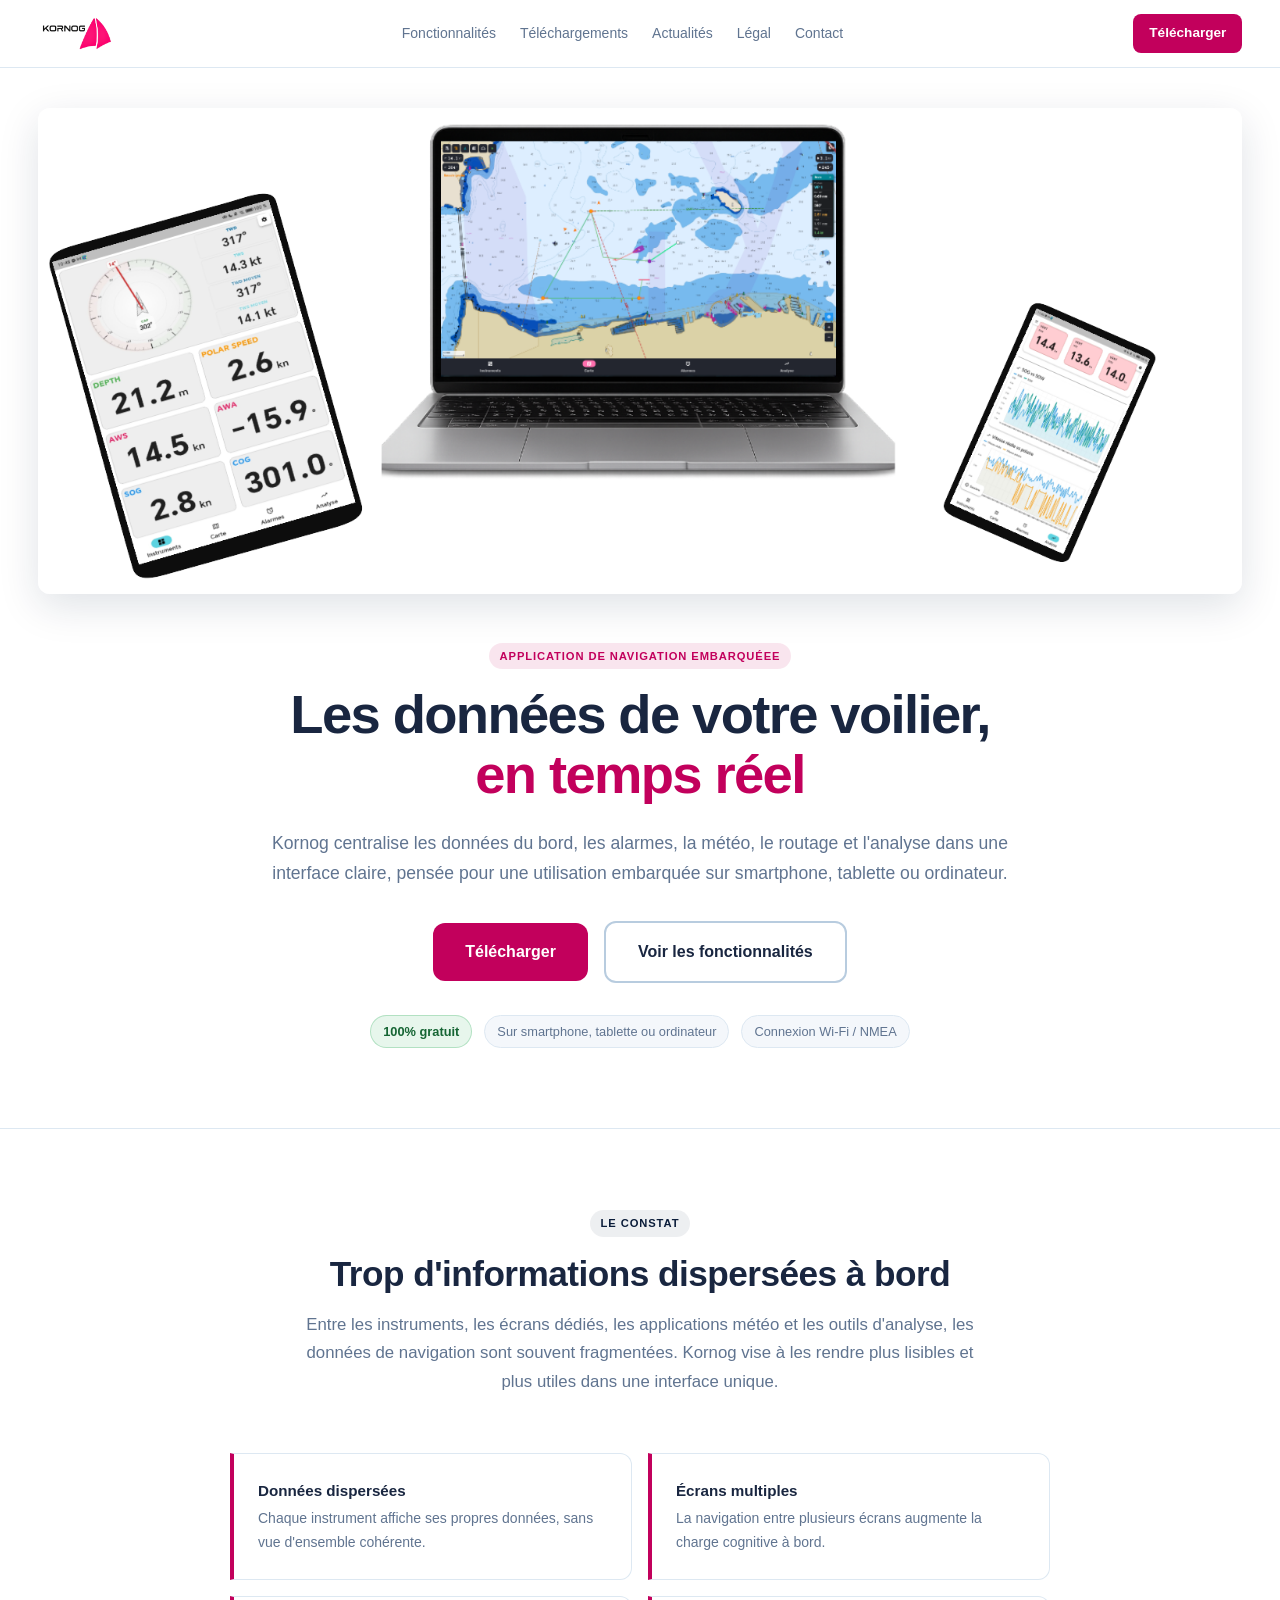
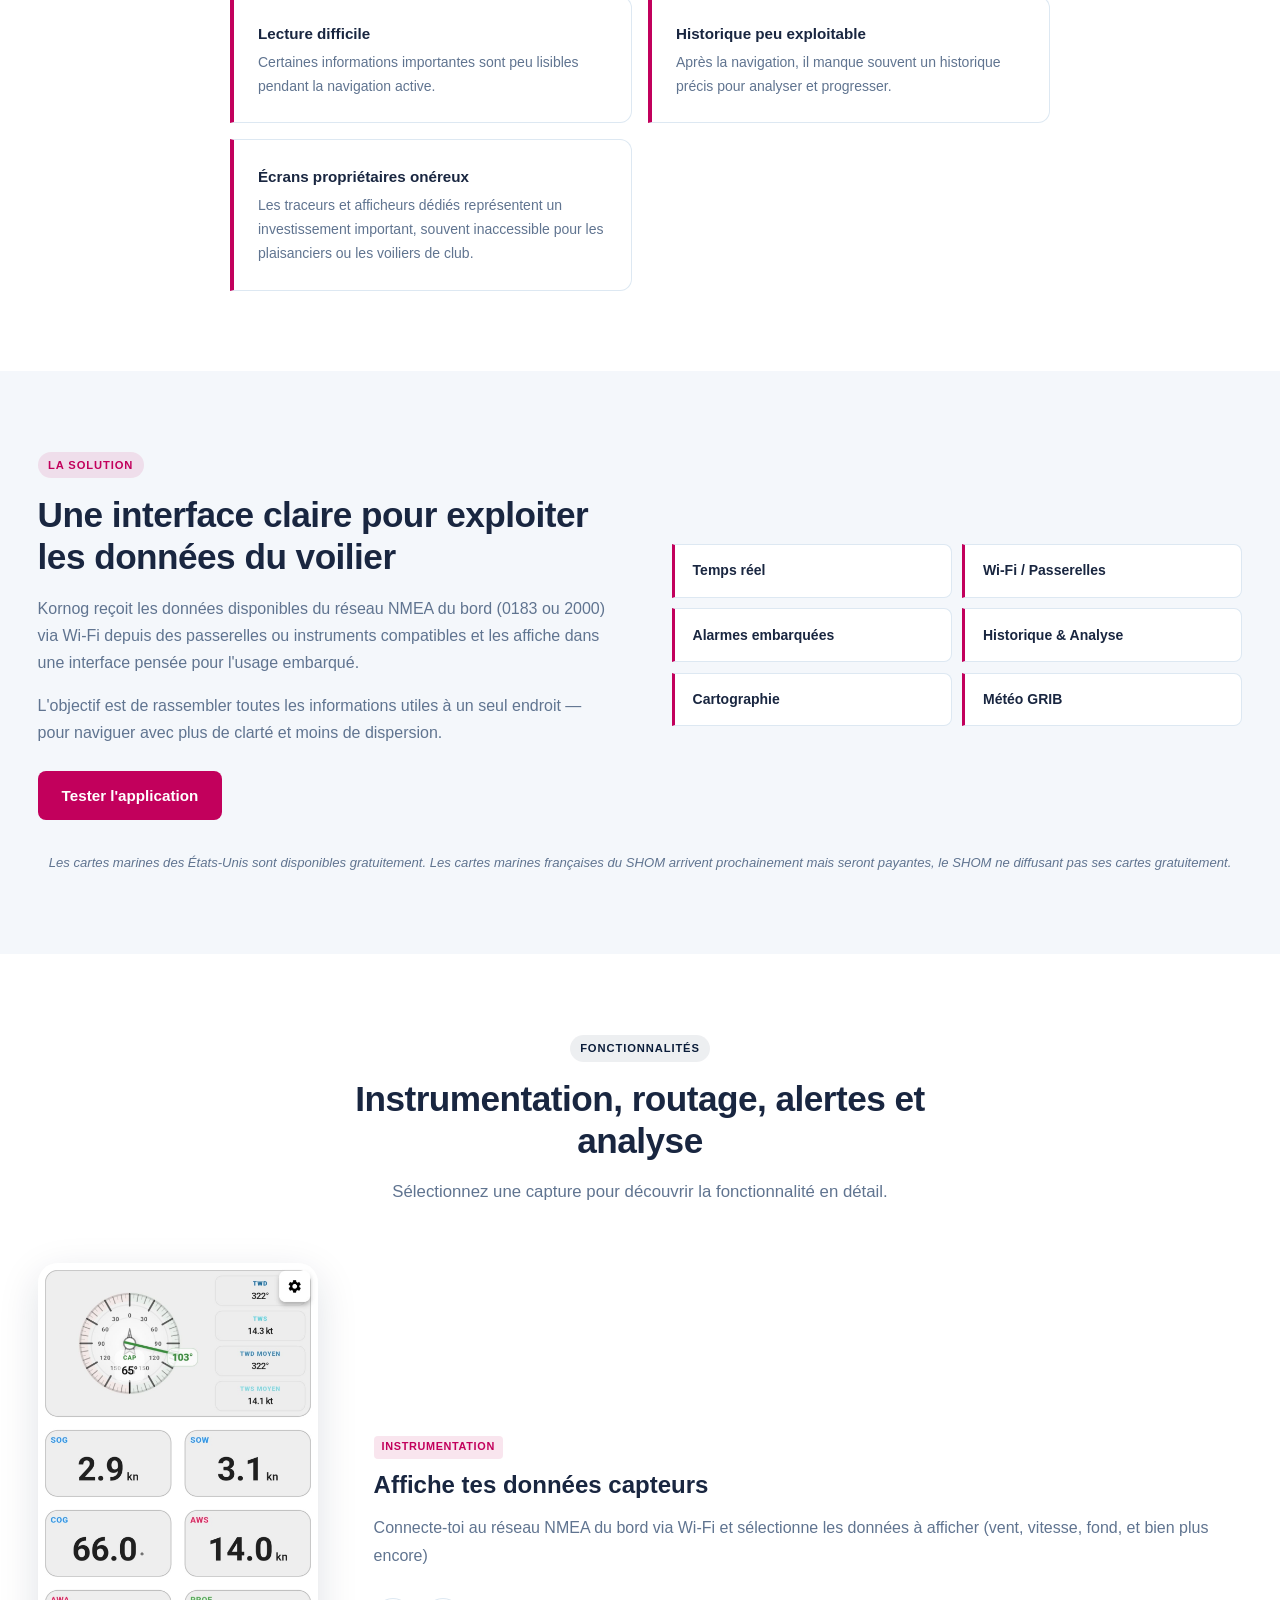
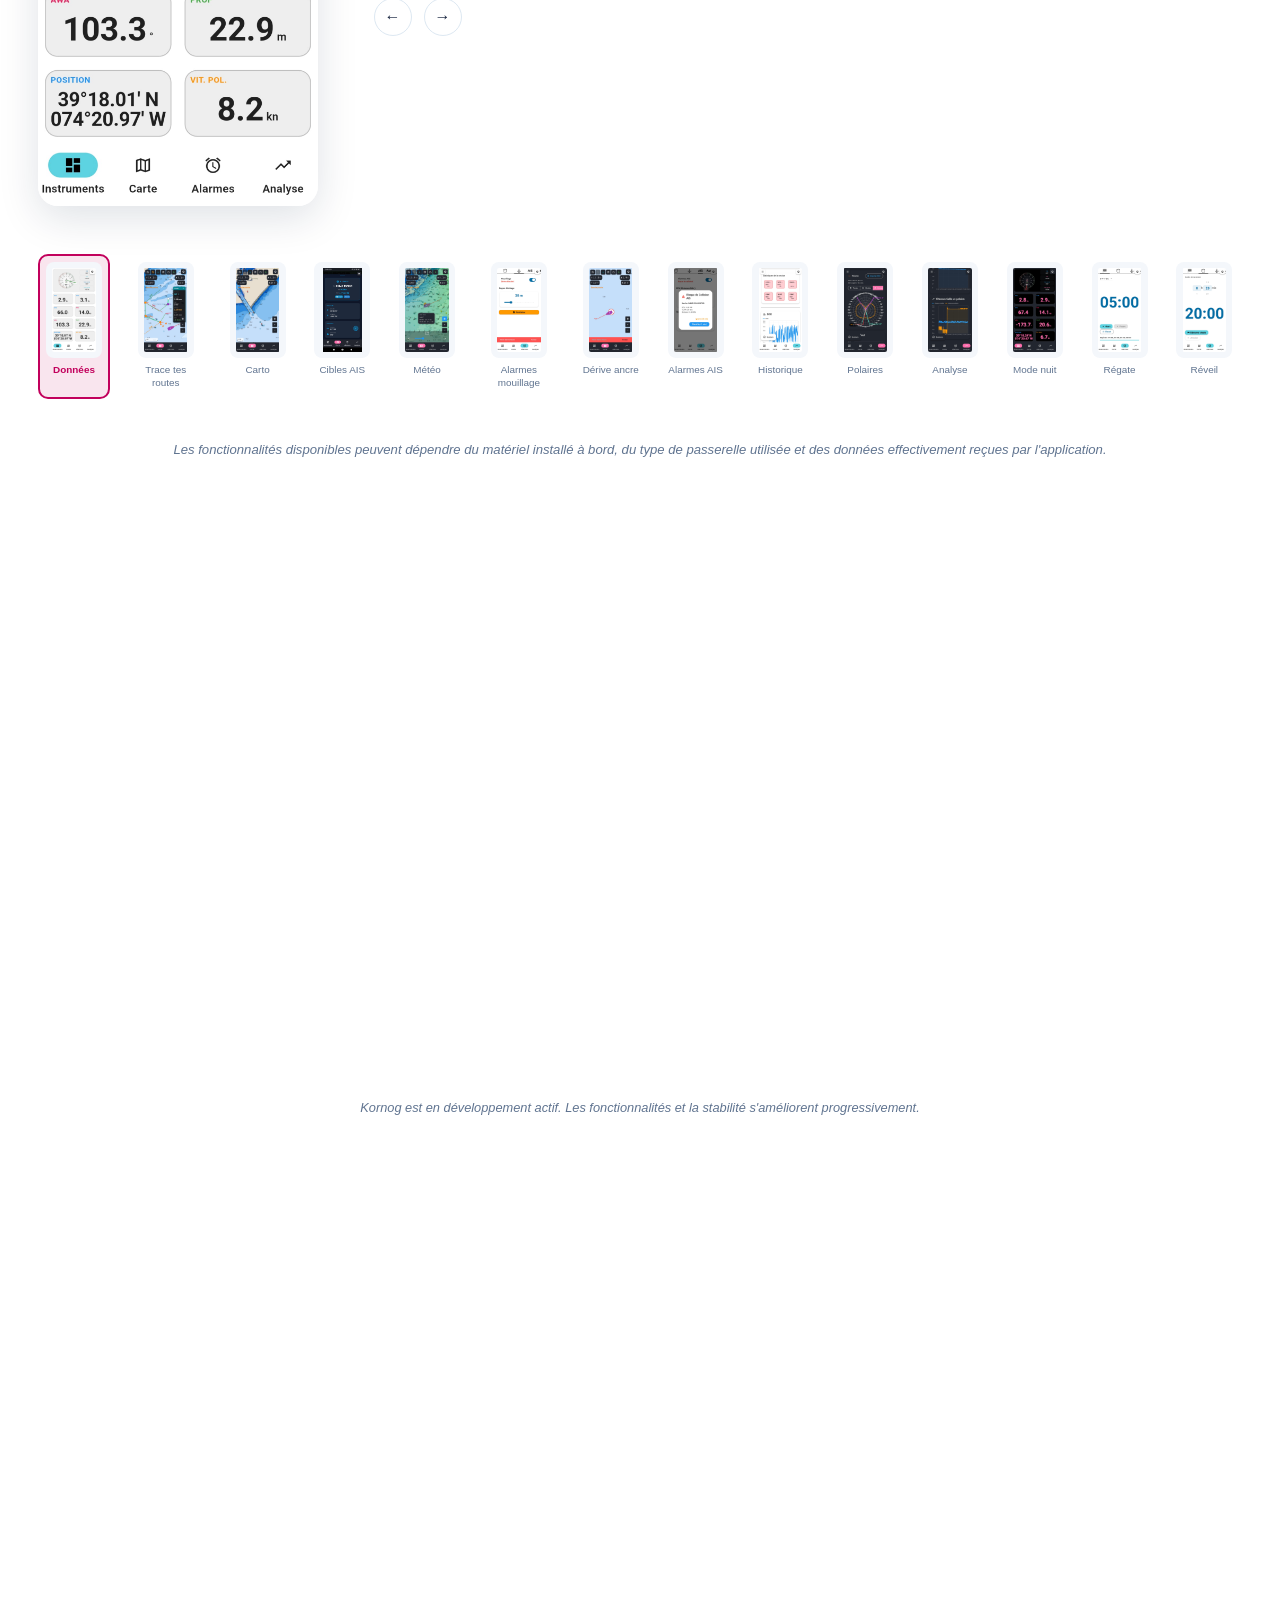
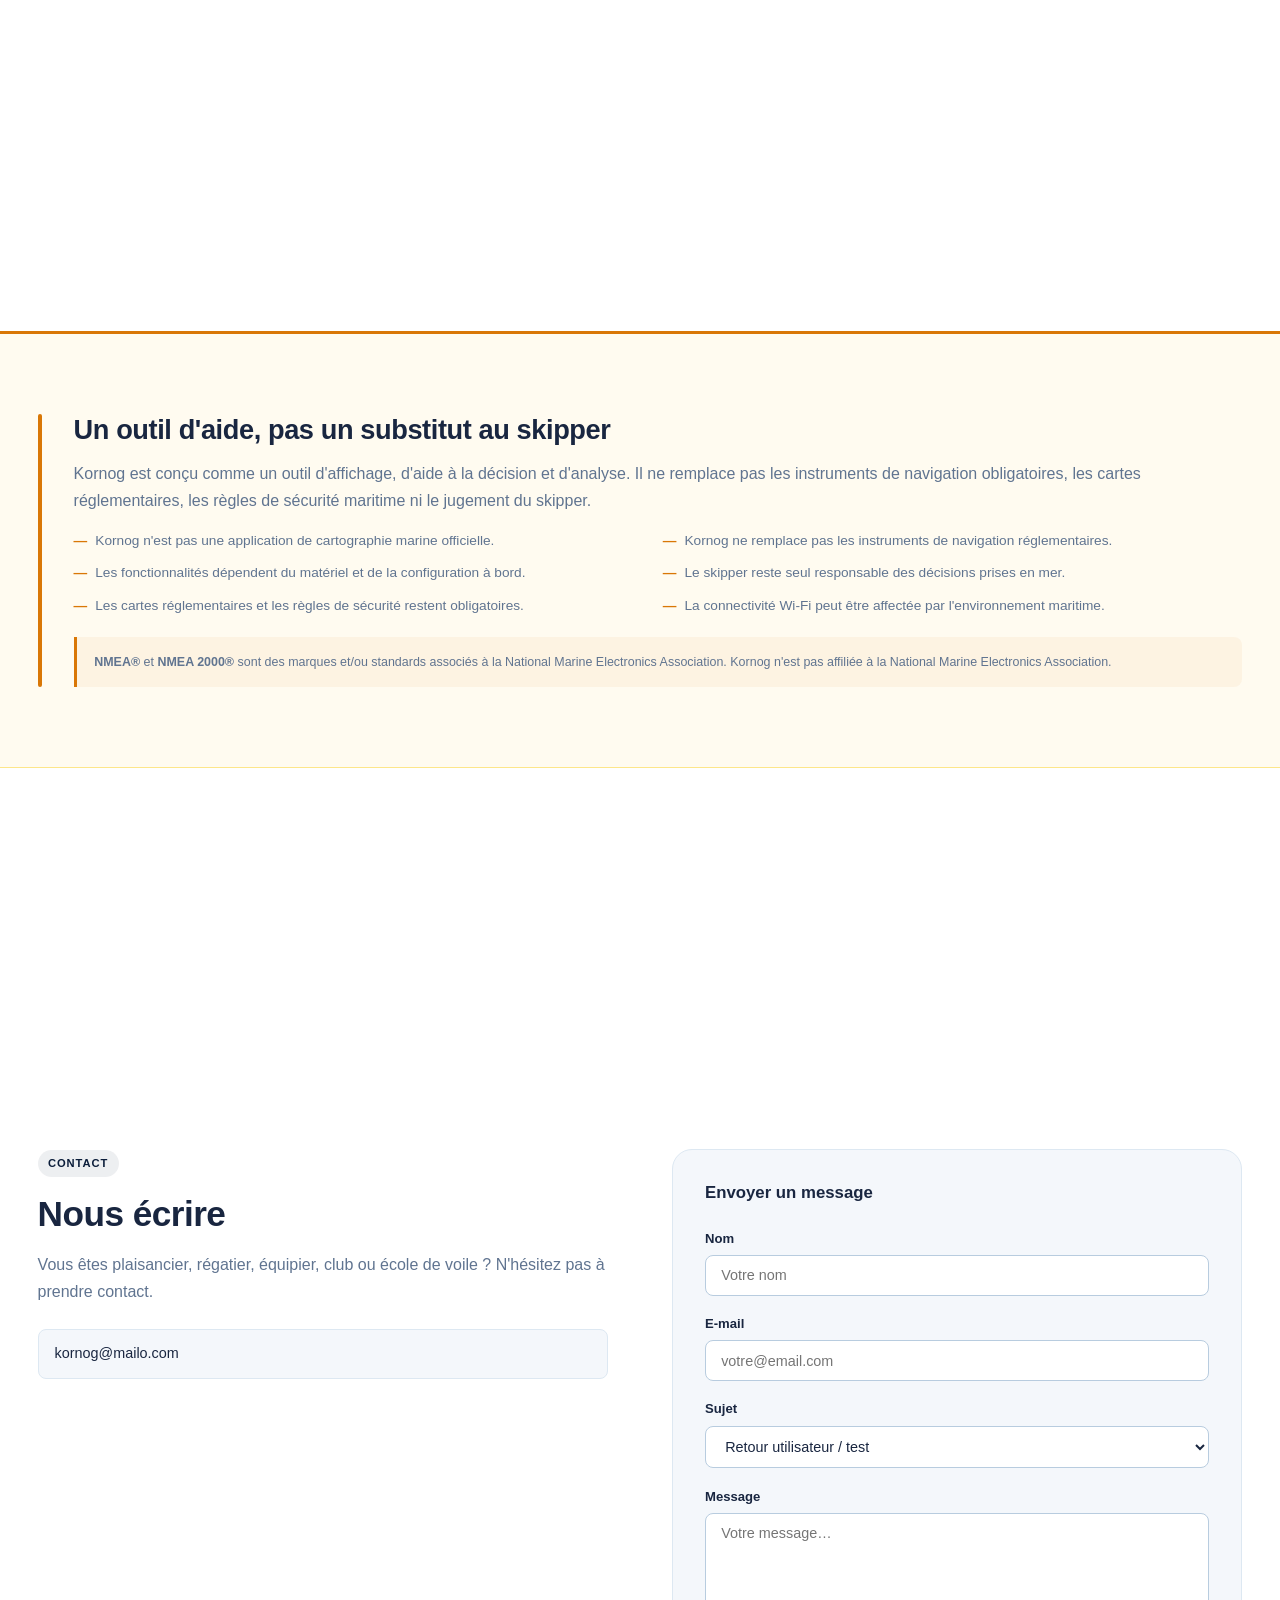
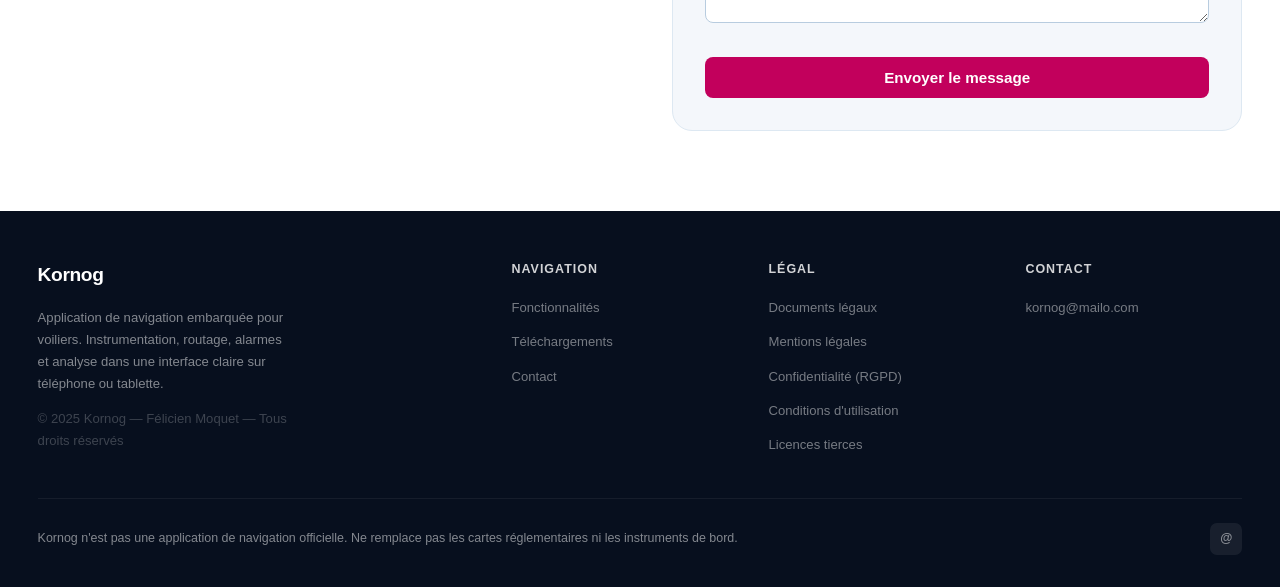
<file: index.html>
<!DOCTYPE html>
<html lang="fr">
<head>
  <meta charset="UTF-8">
  <meta name="viewport" content="width=device-width, initial-scale=1.0">
  <title>Kornog — Navigation à la voile</title>
  <meta name="description"
        content="Kornog centralise les données de votre voilier — instrumentation, météo, routage, alarmes et analyse — dans une interface claire sur téléphone ou tablette.">
  <meta name="keywords"
        content="navigation voile, application voilier, NMEA, Signal K, instrumentation, routage, météo GRIB, alarmes navigation, plaisance">
  <meta name="author" content="Kornog — Félicien Moquet">
  <meta property="og:title"       content="Kornog — Le copilote de navigation pour voiliers">
  <meta property="og:description" content="Instrumentation, cartographie, routage, alertes et analyse dans une seule application mobile.">
  <meta property="og:type"        content="website">
  <meta property="og:url"         content="https://kornog-systems.github.io/kornog.github.io/">
  <!-- TODO : og:image → assets/Images/og-image.png (1200×630 px) -->
  <link rel="icon" type="image/png" href="assets/Images/Kornog%20icone.png">
  <link rel="stylesheet" href="style.css">
</head>
<body>

<!-- ══════════════════════════════════════
     HEADER
══════════════════════════════════════ -->
<header class="header" id="header">
  <div class="container header-inner">

    <a href="#accueil" class="logo" aria-label="Kornog — Accueil">
      <img src="assets/Images/icone+nom.png" alt="Kornog">
    </a>

    <nav aria-label="Navigation principale">
      <a href="#fonctionnalites">Fonctionnalités</a>
      <a href="#telechargements">Téléchargements</a>
      <a href="actualites.html">Actualités</a>
      <a href="legal.html">Légal</a>
      <a href="#contact">Contact</a>
    </nav>

    <div class="header-cta">
      <a href="#telechargements" class="btn btn--primary btn--sm">Télécharger</a>
    </div>

    <button class="hamburger" id="hamburger" aria-label="Ouvrir le menu" aria-expanded="false">
      <span></span><span></span><span></span>
    </button>
  </div>
</header>

<div class="mobile-nav" id="mobile-nav">
  <a href="#fonctionnalites">Fonctionnalités</a>
  <a href="#telechargements">Téléchargements</a>
  <a href="actualites.html">Actualités</a>
  <a href="legal.html">Légal</a>
  <a href="#contact">Contact</a>
  <a href="#telechargements" class="btn btn--primary">Télécharger l'application</a>
</div>


<!-- ══════════════════════════════════════
     HERO
══════════════════════════════════════ -->
<section class="hero" id="accueil">
  <div class="container">

    <div class="hero-visual">
      <img
        src="assets/Images/multi_os.png"
        alt="Kornog sur smartphone, tablette et ordinateur"
        class="hero-mockup">
    </div>

    <div class="hero-text">
      <span class="badge badge--magenta">Application de navigation embarquéee</span>
      <h1 class="hero-title">
        Les données de votre voilier,<br>
        <span class="accent">en temps réel</span>
      </h1>
      <p class="hero-subtitle">
        Kornog centralise les données du bord, les alarmes, la météo, le routage
        et l'analyse dans une interface claire, pensée pour une utilisation embarquée
        sur smartphone, tablette ou ordinateur.
      </p>
      <div class="btn-group hero-buttons">
        <a href="#telechargements" class="btn btn--primary btn--lg">Télécharger</a>
        <a href="#fonctionnalites" class="btn btn--outline btn--lg">Voir les fonctionnalités</a>
      </div>
      <div class="hero-meta">
        <span class="hero-meta-item hero-meta-free">100% gratuit</span>
        <span class="hero-meta-item">Sur smartphone, tablette ou ordinateur</span>
        <span class="hero-meta-item">Connexion Wi-Fi / NMEA</span>
      </div>
    </div>

  </div>
</section>


<!-- ══════════════════════════════════════
     PROBLÈME
══════════════════════════════════════ -->
<section class="section" id="probleme">
  <div class="container">
    <div class="section-header reveal">
      <span class="badge badge--navy">Le constat</span>
      <h2>Trop d'informations dispersées à bord</h2>
      <p>Entre les instruments, les écrans dédiés, les applications météo et les outils d'analyse,
         les données de navigation sont souvent fragmentées. Kornog vise à les rendre plus lisibles
         et plus utiles dans une interface unique.</p>
    </div>

    <div class="problem-grid">
      <div class="problem-card reveal">
        <h4>Données dispersées</h4>
        <p>Chaque instrument affiche ses propres données, sans vue d'ensemble cohérente.</p>
      </div>
      <div class="problem-card reveal">
        <h4>Écrans multiples</h4>
        <p>La navigation entre plusieurs écrans augmente la charge cognitive à bord.</p>
      </div>
      <div class="problem-card reveal">
        <h4>Lecture difficile</h4>
        <p>Certaines informations importantes sont peu lisibles pendant la navigation active.</p>
      </div>
      <div class="problem-card reveal">
        <h4>Historique peu exploitable</h4>
        <p>Après la navigation, il manque souvent un historique précis pour analyser et progresser.</p>
      </div>
      <div class="problem-card reveal">
        <h4>Écrans propriétaires onéreux</h4>
        <p>Les traceurs et afficheurs dédiés représentent un investissement important, souvent
           inaccessible pour les plaisanciers ou les voiliers de club.</p>
      </div>
    </div>
  </div>
</section>


<!-- ══════════════════════════════════════
     SOLUTION
══════════════════════════════════════ -->
<section class="section section--gray" id="solution">
  <div class="container">
    <div class="solution-inner">

      <div class="solution-text reveal">
        <span class="badge badge--magenta">La solution</span>
        <h2>Une interface claire pour exploiter les données du voilier</h2>
        <p>Kornog reçoit les données disponibles du réseau NMEA du bord (0183 ou 2000) via Wi-Fi depuis des passerelles ou instruments compatibles et les affiche dans une interface pensée pour l'usage embarqué.</p>
        <p>L'objectif est de rassembler toutes les informations utiles à un seul endroit —
           pour naviguer avec plus de clarté et moins de dispersion.</p>
        <a href="#telechargements" class="btn btn--primary">Tester l'application</a>
      </div>
      
      <div class="solution-cards reveal">
        <div class="solution-card">Temps réel</div>
        <div class="solution-card">Wi-Fi / Passerelles</div>
        <div class="solution-card">Alarmes embarquées</div>
        <div class="solution-card">Historique &amp; Analyse</div>
        <div class="solution-card">Cartographie</div>
        <div class="solution-card">Météo GRIB</div>
      </div>

    </div>

    <p class="solution-note">
      Les cartes marines des États-Unis sont disponibles gratuitement. Les cartes marines
      françaises du SHOM arrivent prochainement mais seront payantes, le SHOM ne diffusant pas
      ses cartes gratuitement.
    </p>
  </div>
</section>


<!-- ══════════════════════════════════════
     FONCTIONNALITÉS
══════════════════════════════════════ -->
<section class="section" id="fonctionnalites">
  <div class="container">
    <div class="section-header reveal">
      <span class="badge badge--navy">Fonctionnalités</span>
      <h2>Instrumentation, routage, alertes et analyse</h2>
      <p>Sélectionnez une capture pour découvrir la fonctionnalité en détail.</p>
    </div>

    <!-- Vitrine principale : capture + description -->
    <div class="showcase reveal">
      <div class="showcase-photo">
        <img id="showcaseImg"
               src="assets/Images/images%20telephone/Affiche_tes_données_NMEA.jpeg"
                 alt="Affiche tes données capteurs">
      </div>
      <div class="showcase-info">
        <span class="feature-tag" id="showcaseTag">Instrumentation</span>
        <h3 id="showcaseTitle">Affiche tes données capteurs</h3>
        <p id="showcaseDesc">Connecte-toi au réseau NMEA du bord via Wi‑Fi et sélectionne les données à afficher (vent, vitesse, fond, et bien plus encore)</p>
        <div class="showcase-nav">
          <button class="gallery-btn" id="galleryPrev" aria-label="Fonctionnalité précédente">&#8592;</button>
          <button class="gallery-btn" id="galleryNext" aria-label="Fonctionnalité suivante">&#8594;</button>
        </div>
      </div>
    </div>

    <!-- Bande de miniatures (défilement horizontal) -->
    <div class="features-strip" id="featuresStrip">

      <button class="feature-thumb active"
          data-src="assets/Images/images%20telephone/Affiche_tes_données_NMEA.jpeg"
          data-title="Affiche tes données capteurs"
          data-tag="Instrumentation"
          data-desc="Connecte-toi au réseau NMEA du bord via Wi‑Fi et sélectionne les données à afficher (vent, vitesse, fond, et bien plus encore)">
        <img src="assets/Images/images%20telephone/Affiche_tes_données_NMEA.jpeg" alt="Affiche tes données capteurs" loading="lazy">
        <span>Données</span>
      </button>

      <button class="feature-thumb"
          data-src="assets/Images/images%20telephone/Trace_tes_parcours_et_tes_routes.jpeg"
          data-title="Trace tes routes"
          data-tag="Navigation"
          data-desc="Créez vos routages (à partir des données de vent en temps réel en onshore ou à partir des fichiers GRIB pour l'offshore), posez des waypoints et suivez votre progression cap après cap sur la carte.">
        <img src="assets/Images/images%20telephone/Trace_tes_parcours_et_tes_routes.jpeg" alt="Trace tes routes" loading="lazy">
        <span>Trace tes routes</span>
      </button>

      <button class="feature-thumb"
          data-src="assets/Images/images%20telephone/Affiche_la_carto.jpeg"
          data-title="Cartographie"
          data-tag="Carto"
          data-desc="Affichez la carte, les fonds et les positions GPS en temps réel pour naviguer sereinement.">
        <img src="assets/Images/images%20telephone/Affiche_la_carto.jpeg" alt="Affiche la carto" loading="lazy">
        <span>Carto</span>
      </button>

      <button class="feature-thumb"
          data-src="assets/Images/images%20telephone/Visualise_les_cibles_AIS.jpg"
          data-title="Cibles AIS"
          data-tag="AIS"
          data-desc="Visualisez les cibles AIS proches et configurez des alertes sur les contacts à risque.">
        <img src="assets/Images/images%20telephone/Visualise_les_cibles_AIS.jpg" alt="Visualise les cibles AIS" loading="lazy">
        <span>Cibles AIS</span>
      </button>

      <button class="feature-thumb"
          data-src="assets/Images/images%20telephone/Télécharge_et_visualise_la_météo.jpeg"
          data-title="Télécharge la météo"
          data-tag="Météo"
          data-desc="Téléchargez et affichez des fichiers météo — vent, rafales, vagues — pour planifier vos sorties.">
        <img src="assets/Images/images%20telephone/Télécharge_et_visualise_la_météo.jpeg" alt="Télécharge la météo" loading="lazy">
        <span>Météo</span>
      </button>

      <button class="feature-thumb"
          data-src="assets/Images/images%20telephone/Active_ton_alarme_de_mouillage.jpeg"
          data-title="Alarmes mouillage"
          data-tag="Alarmes"
          data-desc="Alarme de dérapage au mouillage et alertes configurables pour rester en sécurité au mouillage.">
        <img src="assets/Images/images%20telephone/Active_ton_alarme_de_mouillage.jpeg" alt="Alarmes mouillage" loading="lazy">
        <span>Alarmes mouillage</span>
      </button>

      <button class="feature-thumb"
          data-src="assets/Images/images%20telephone/Visualise_ta_dérive_sur_la_carte.jpeg"
          data-title="Suivi de dérive"
          data-tag="Sécurité"
          data-desc="Suivi de la dérive de l'ancre pour détecter tout déplacement indésirable du bateau.">
        <img src="assets/Images/images%20telephone/Visualise_ta_dérive_sur_la_carte.jpeg" alt="Suivi de dérive" loading="lazy">
        <span>Dérive ancre</span>
      </button>

      <button class="feature-thumb"
          data-src="assets/Images/images%20telephone/Active_tes_alarmes_AIS.jpeg"
          data-title="Alarmes AIS"
          data-tag="AIS"
          data-desc="Suivez le trafic environnant et configurez des alarmes sur les navires présentant un risque de collision.">
        <img src="assets/Images/images%20telephone/Active_tes_alarmes_AIS.jpeg" alt="Alarmes AIS" loading="lazy">
        <span>Alarmes AIS</span>
      </button>

      <button class="feature-thumb"
          data-src="assets/Images/images%20telephone/Affiche_tes_statistiques_de_session.jpeg"
          data-title="Historique de navigation"
          data-tag="Historique"
          data-desc="Chaque session est enregistrée : revivez vos parcours et analysez vos performances.">
        <img src="assets/Images/images%20telephone/Affiche_tes_statistiques_de_session.jpeg" alt="Historique de session" loading="lazy">
        <span>Historique</span>
      </button>

      <button class="feature-thumb"
          data-src="assets/Images/images%20telephone/Analyse_tes_perfs_avec_tes_polaires.jpeg"
          data-title="Polaires du voilier"
          data-tag="Performance"
          data-desc="Importez les polaires de votre voilier pour analyser vos performances et optimiser vos réglages.">
        <img src="assets/Images/images%20telephone/Analyse_tes_perfs_avec_tes_polaires.jpeg" alt="Polaires du voilier" loading="lazy">
        <span>Polaires</span>
      </button>

      <button class="feature-thumb"
          data-src="assets/Images/images%20telephone/Analyse_ta_data.jpeg"
          data-title="Analyse des données"
          data-tag="Analyse"
          data-desc="Analysez les données du bord et les fichiers météo pour extraire des insights et générer des recommandations.">
        <img src="assets/Images/images%20telephone/Analyse_ta_data.jpeg" alt="Analyse des données" loading="lazy">
        <span>Analyse</span>
      </button>

      <!-- other non-essential thumbnails -->
      <button class="feature-thumb"
          data-src="assets/Images/images%20telephone/Mode_sombre_pour_tes_navs_de_nuit.jpeg"
          data-title="Affichage de nuit"
          data-tag="Interface"
          data-desc="Interface adaptée à la navigation nocturne : affichage sombre qui préserve la vision de nuit du skipper.">
        <img src="assets/Images/images%20telephone/Mode_sombre_pour_tes_navs_de_nuit.jpeg" alt="Affichage de nuit" loading="lazy">
        <span>Mode nuit</span>
      </button>

      <button class="feature-thumb"
          data-src="assets/Images/images%20telephone/Lance_ton_timer_de_régate.jpeg"
          data-title="Compte à rebours régate"
          data-tag="Régate"
          data-desc="Chronomètre de départ pour la régate, avec toutes les procédures de départ classiques accessibles en deux clics.">
        <img src="assets/Images/images%20telephone/Lance_ton_timer_de_régate.jpeg" alt="Compte à rebours régate" loading="lazy">
        <span>Régate</span>
      </button>

      <button class="feature-thumb"
          data-src="assets/Images/images%20telephone/R%C3%A9veille_toi_pour%20ta_prise_de_quart.jpeg"
          data-title="Réveil de quart"
          data-tag="Sécurité"
          data-desc="Paramétrez un réveil pour vos prises de quart afin de rester attentif pendant la nuit.">
        <img src="assets/Images/images%20telephone/R%C3%A9veille_toi_pour%20ta_prise_de_quart.jpeg" alt="Réveil de quart" loading="lazy">
        <span>Réveil</span>
      </button>

    </div>

    <p class="features-note">
      Les fonctionnalités disponibles peuvent dépendre du matériel installé à bord,
      du type de passerelle utilisée et des données effectivement reçues par l'application.
    </p>
  </div>
</section>


<!-- ══════════════════════════════════════
     TÉLÉCHARGEMENTS
══════════════════════════════════════ -->
<section class="section" id="telechargements">
  <div class="container">
    <div class="section-header reveal">
      <span class="badge badge--magenta">Téléchargements</span>
      <h2>Tester Kornog</h2>
      <p>Kornog est en développement actif. Les versions disponibles permettent de tester
         les premières fonctionnalités et de contribuer aux retours terrain.</p>
    </div>

    <div class="downloads-grid">

      <!-- Google Play -->
      <div class="download-card reveal">
        <div class="download-platform">Google Play</div>
        <div class="download-desc">Version Android via le Play Store officiel</div>
        <span class="download-status status--available">Disponible</span>
        <a href="https://play.google.com/store/apps/details?id=com.kornog.app"
           class="btn btn--primary btn--sm" target="_blank" rel="noopener noreferrer">
          Télécharger
        </a>
      </div>

      <!-- APK Android -->
      <!-- TODO : Déposer le fichier APK dans releases/ et mettre à jour le href -->
      <div class="download-card reveal">
        <div class="download-platform">Android APK</div>
        <div class="download-desc">Installation directe hors Play Store</div>
        <span class="download-status status--beta">Version bêta</span>
        <!--
        <a href="releases/kornog-android-vX.X.X.apk"
           class="btn btn--outline btn--sm" download>
          Télécharger l'APK
        </a>
        -->
      </div>

      <!-- iOS -->
      <div class="download-card reveal">
        <div class="download-platform">iOS / iPadOS</div>
        <div class="download-desc">iPhone et iPad</div>
        <span class="download-status status--available">Disponible</span>
        <a href="releases/kornog-ios-release.zip"
           class="btn btn--outline btn--sm" download>
          Télécharger
        </a>
      </div>

      <!-- Windows -->
      <div class="download-card reveal">
        <div class="download-platform">Windows</div>
        <div class="download-desc">Version desktop Windows 10 / 11</div>
        <span class="download-status status--available">Disponible</span>
        <a href="releases/kornog-windows-x64.zip"
           class="btn btn--outline btn--sm" download>
          Télécharger
        </a>
      </div>

      <!-- Linux -->
      <div class="download-card reveal">
        <div class="download-platform">Linux</div>
        <div class="download-desc">Version desktop Linux</div>
        <span class="download-status status--available">Disponible</span>
        <a href="releases/kornog-linux-release.zip"
           class="btn btn--outline btn--sm" download>
          Télécharger
        </a>
      </div>

    </div>

    <p class="downloads-note">
      Kornog est en développement actif. Les fonctionnalités et la stabilité s'améliorent progressivement.
    </p>
  </div>
</section>


<!-- ══════════════════════════════════════
     PUBLIC CIBLE
══════════════════════════════════════ -->
<section class="section" id="audience">
  <div class="container">
    <div class="section-header reveal">
      <span class="badge badge--navy">Pour qui ?</span>
      <h2>Pensé pour les navigateurs à la voile</h2>
      <p>Kornog s'adresse à toutes celles et ceux qui souhaitent mieux exploiter
         les données disponibles à bord de leur voilier.</p>
    </div>

    <div class="audience-grid">
      <div class="audience-card reveal">
        <span class="audience-type">Propriétaires</span>
        <h3>Propriétaires de voiliers</h3>
        <p>Pour suivre clairement les données disponibles à bord et mieux exploiter
           les instruments déjà installés.</p>
      </div>
      <div class="audience-card reveal">
        <span class="audience-type">Équipiers</span>
        <h3>Équipiers</h3>
        <p>Pour accéder facilement aux informations utiles pendant la navigation,
           depuis son propre téléphone.</p>
      </div>
      <div class="audience-card reveal">
        <span class="audience-type">Régatiers</span>
        <h3>Régatiers</h3>
        <p>Pour gérer le compte à rebours, surveiller les conditions de vent
           et analyser les tendances rencontrées.</p>
      </div>
      <div class="audience-card reveal">
        <span class="audience-type">Croisiéristes</span>
        <h3>Croisiéristes</h3>
        <p>Pour renforcer la lisibilité des informations, gérer les alarmes
           et conserver un suivi précis des sorties.</p>
      </div>
      <div class="audience-card reveal">
        <span class="audience-type">Clubs &amp; Écoles</span>
        <h3>Clubs &amp; Écoles de voile</h3>
        <p>Pour tester une solution accessible et évolutive autour de la donnée embarquée,
           à moindre coût d'installation.</p>
      </div>
    </div>
  </div>
</section>


<!-- ══════════════════════════════════════
     AVERTISSEMENT
══════════════════════════════════════ -->
<section class="section disclaimer-section" id="avertissement">
  <div class="container">
    <div class="disclaimer-inner">
      <div class="disclaimer-bar"></div>
      <div class="disclaimer-content">
        <h2>Un outil d'aide, pas un substitut au skipper</h2>
        <p>
          Kornog est conçu comme un outil d'affichage, d'aide à la décision et d'analyse.
          Il ne remplace pas les instruments de navigation obligatoires, les cartes réglementaires,
          les règles de sécurité maritime ni le jugement du skipper.
        </p>
        <div class="disclaimer-list">
          <div class="disclaimer-item">Kornog n'est pas une application de cartographie marine officielle.</div>
          <div class="disclaimer-item">Kornog ne remplace pas les instruments de navigation réglementaires.</div>
          <div class="disclaimer-item">Les fonctionnalités dépendent du matériel et de la configuration à bord.</div>
          <div class="disclaimer-item">Le skipper reste seul responsable des décisions prises en mer.</div>
          <div class="disclaimer-item">Les cartes réglementaires et les règles de sécurité restent obligatoires.</div>
          <div class="disclaimer-item">La connectivité Wi-Fi peut être affectée par l'environnement maritime.</div>
        </div>
        <div class="nmea-notice">
          <strong>NMEA®</strong> et <strong>NMEA 2000®</strong> sont des marques et/ou standards
          associés à la National Marine Electronics Association.
          Kornog n'est pas affiliée à la National Marine Electronics Association.
        </div>
      </div>
    </div>
  </div>
</section>


<!-- ══════════════════════════════════════
     CONTACT
══════════════════════════════════════ -->
<section class="section" id="contact">
  <div class="container">

    <!-- Callout communauté -->
    <div class="community-callout reveal">
      <div class="community-callout-text">
        <span class="badge badge--magenta">Kornog a besoin de vous !</span>
        <h2>Aidez-nous à améliorer Kornog</h2>
        <p>
          Le logiciel est en constante évolution. Chaque retour terrain compte :
          suggestions de fonctionnalités, bugs constatés, difficultés d'utilisation,
          compatibilité matérielle, cas d'usage particuliers… Votre expérience réelle
          à bord est la meilleure boussole pour orienter le développement.
        </p>
      </div>
      <a href="mailto:kornog@mailo.com?subject=[Kornog]%20Retour%20utilisateur"
         class="btn btn--primary btn--lg">Envoyer un retour</a>
    </div>

    <div class="contact-inner">

      <div class="contact-text reveal">
        <span class="badge badge--navy">Contact</span>
        <h2>Nous écrire</h2>
        <p>
          Vous êtes plaisancier, régatier, équipier, club ou école de voile ?
          N'hésitez pas à prendre contact.
        </p>

        <div class="contact-links">
          <a href="mailto:kornog@mailo.com" class="contact-link">kornog@mailo.com</a>
        </div>
      </div>

      <div class="contact-form reveal">
        <h3>Envoyer un message</h3>
        <!--
          Ce formulaire ouvre le client mail avec mailto:.
          Pour un formulaire sans client mail, utilisez Formspree :
          <form action="https://formspree.io/f/VOTRE_ID" method="POST">
        -->
        <form id="contactForm">
          <div class="form-group">
            <label for="name">Nom</label>
            <input type="text" id="name" name="name" placeholder="Votre nom" required autocomplete="name">
          </div>
          <div class="form-group">
            <label for="email">E-mail</label>
            <input type="email" id="email" name="email" placeholder="votre@email.com" required autocomplete="email">
          </div>
          <div class="form-group">
            <label for="subject">Sujet</label>
            <select id="subject" name="subject">
              <option value="retour">Retour utilisateur / test</option>
              <option value="partenariat">Partenariat</option>
              <option value="presse">Presse</option>
              <option value="bug">Signalement d'un problème</option>
              <option value="autre">Autre</option>
            </select>
          </div>
          <div class="form-group">
            <label for="message">Message</label>
            <textarea id="message" name="message" placeholder="Votre message…" required></textarea>
          </div>
          <button type="submit" class="btn btn--primary form-submit">Envoyer le message</button>
          <div class="form-success">Votre client mail va s'ouvrir. Merci !</div>
        </form>
      </div>

    </div>
  </div>
</section>


<!-- ══════════════════════════════════════
     FOOTER
══════════════════════════════════════ -->
<footer class="footer">
  <div class="container">
    <div class="footer-inner">

      <div class="footer-brand">
        <div class="logo-fallback">
          Kornog
        </div>
        <p>Application de navigation embarquée pour voiliers.
           Instrumentation, routage, alarmes et analyse dans une interface claire
           sur téléphone ou tablette.</p>
        <p class="footer-copy">© 2025 Kornog — Félicien Moquet — Tous droits réservés</p>
      </div>

      <div class="footer-col">
        <h5>Navigation</h5>
        <ul>
          <li><a href="#fonctionnalites">Fonctionnalités</a></li>
          <li><a href="#telechargements">Téléchargements</a></li>
          <li><a href="#contact">Contact</a></li>
        </ul>
      </div>

      <div class="footer-col">
        <h5>Légal</h5>
        <ul>
          <li><a href="legal.html">Documents légaux</a></li>
          <li><a href="assets/legal/FR/Mentions_legales.html">Mentions légales</a></li>
          <li><a href="assets/legal/FR/RGPD.html">Confidentialité (RGPD)</a></li>
          <li><a href="assets/legal/FR/CGU.html">Conditions d'utilisation</a></li>
          <li><a href="assets/legal/FR/licences_et_notices_tiers_kornog_fr.html">Licences tierces</a></li>
        </ul>
      </div>

      <div class="footer-col">
        <h5>Contact</h5>
        <ul>
          <li><a href="mailto:kornog@mailo.com">kornog@mailo.com</a></li>
        </ul>
      </div>

    </div>

    <div class="footer-bottom">
      <span>
        Kornog n'est pas une application de navigation officielle.
        Ne remplace pas les cartes réglementaires ni les instruments de bord.
      </span>
      <div class="footer-social">
        <a href="mailto:kornog@mailo.com" aria-label="Email" title="Email">@</a>
      </div>
    </div>
  </div>
</footer>

<script src="script.js"></script>
</body>
</html>
</file>
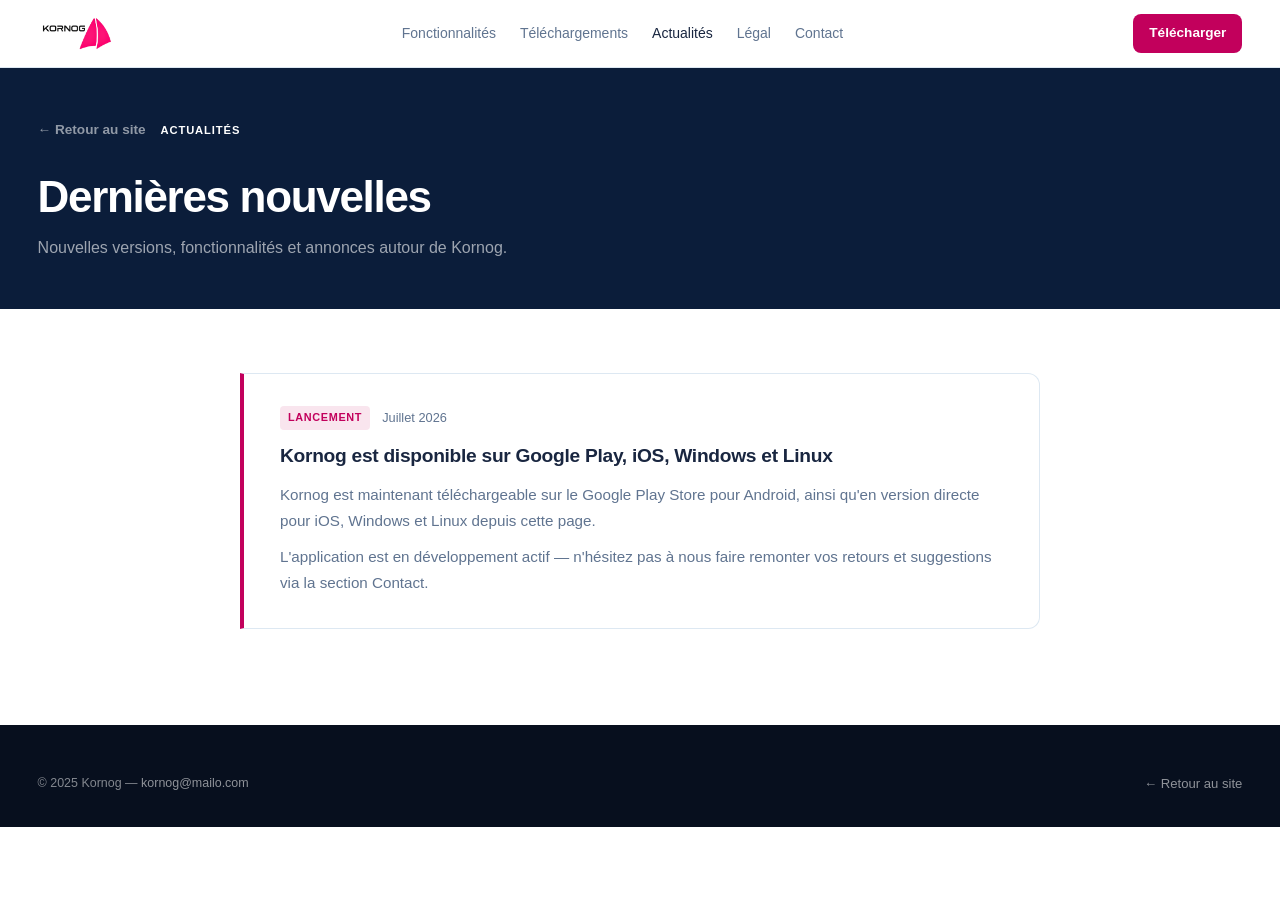
<file: actualites.html>
<!DOCTYPE html>
<html lang="fr">
<head>
  <meta charset="UTF-8">
  <meta name="viewport" content="width=device-width, initial-scale=1.0">
  <title>Actualités — Kornog</title>
  <meta name="description" content="Suivez l'évolution de Kornog — nouvelles versions, fonctionnalités et annonces.">
  <link rel="icon" type="image/png" href="assets/Images/Kornog%20icone.png">
  <link rel="stylesheet" href="style.css">
</head>
<body>

<!-- ══════════════════════════════════════
     HEADER
══════════════════════════════════════ -->
<header class="header" id="header">
  <div class="container header-inner">
    <a href="index.html" class="logo" aria-label="Kornog — Accueil">
      <img src="assets/Images/icone+nom.png" alt="Kornog"
           onerror="this.style.display='none';this.nextElementSibling.style.display='flex';">
      <span class="logo-fallback" style="display:none">Kornog</span>
    </a>
    <nav aria-label="Navigation principale">
      <a href="index.html#fonctionnalites">Fonctionnalités</a>
      <a href="index.html#telechargements">Téléchargements</a>
      <a href="actualites.html" style="color:var(--text)">Actualités</a>
      <a href="legal.html">Légal</a>
      <a href="index.html#contact">Contact</a>
    </nav>
    <div class="header-cta">
      <a href="index.html#telechargements" class="btn btn--primary btn--sm">Télécharger</a>
    </div>
    <button class="hamburger" id="hamburger" aria-label="Ouvrir le menu" aria-expanded="false">
      <span></span><span></span><span></span>
    </button>
  </div>
</header>

<div class="mobile-nav" id="mobile-nav">
  <a href="index.html#fonctionnalites">Fonctionnalités</a>
  <a href="index.html#telechargements">Téléchargements</a>
  <a href="actualites.html">Actualités</a>
  <a href="legal.html">Légal</a>
  <a href="index.html#contact">Contact</a>
  <a href="index.html#telechargements" class="btn btn--primary">Télécharger l'application</a>
</div>

<!-- ══════════════════════════════════════
     PAGE HEADER
══════════════════════════════════════ -->
<div class="page-header">
  <div class="container">
    <a href="index.html" class="back-link" style="color:rgba(255,255,255,.55)">← Retour au site</a>
    <span class="badge badge--white">Actualités</span>
    <h1>Dernières nouvelles</h1>
    <p>Nouvelles versions, fonctionnalités et annonces autour de Kornog.</p>
  </div>
</div>

<!-- ══════════════════════════════════════
     ARTICLES
     ─────────────────────────────────────
     Pour ajouter un article, copier le
     bloc <article> ci-dessous et le coller
     EN PREMIER dans .article-list
     (les plus récents en haut).
══════════════════════════════════════ -->
<div class="articles-page">
  <div class="container">

    <div class="article-list">

      <!--
      ┌─────────────────────────────────────────────
      │ MODÈLE — copier/coller pour un nouvel article
      └─────────────────────────────────────────────
      <article class="article-card">
        <div class="article-meta">
          <span class="feature-tag">Catégorie</span>
          <time class="article-date">JJ mois AAAA</time>
        </div>
        <h2 class="article-title">Titre de l'article</h2>
        <div class="article-body">
          <p>Premier paragraphe...</p>
          <p>Deuxième paragraphe (optionnel)...</p>
        </div>
      </article>
      -->

      <article class="article-card">
        <div class="article-meta">
          <span class="feature-tag">Lancement</span>
          <time class="article-date">Juillet 2026</time>
        </div>
        <h2 class="article-title">Kornog est disponible sur Google Play, iOS, Windows et Linux</h2>
        <div class="article-body">
          <p>Kornog est maintenant téléchargeable sur le Google Play Store pour Android,
             ainsi qu'en version directe pour iOS, Windows et Linux depuis cette page.</p>
          <p>L'application est en développement actif — n'hésitez pas à nous faire remonter
             vos retours et suggestions via la section Contact.</p>
        </div>
      </article>

    </div>

  </div>
</div>

<!-- Footer minimal -->
<footer class="footer">
  <div class="container">
    <div class="footer-bottom" style="border-top:none; padding-top:0;">
      <span>© 2025 Kornog — <a href="mailto:kornog@mailo.com" style="color:rgba(255,255,255,.55)">kornog@mailo.com</a></span>
      <a href="index.html" style="color:rgba(255,255,255,.55); font-size:.82rem;">← Retour au site</a>
    </div>
  </div>
</footer>

<script src="script.js"></script>
</body>
</html>
</file>
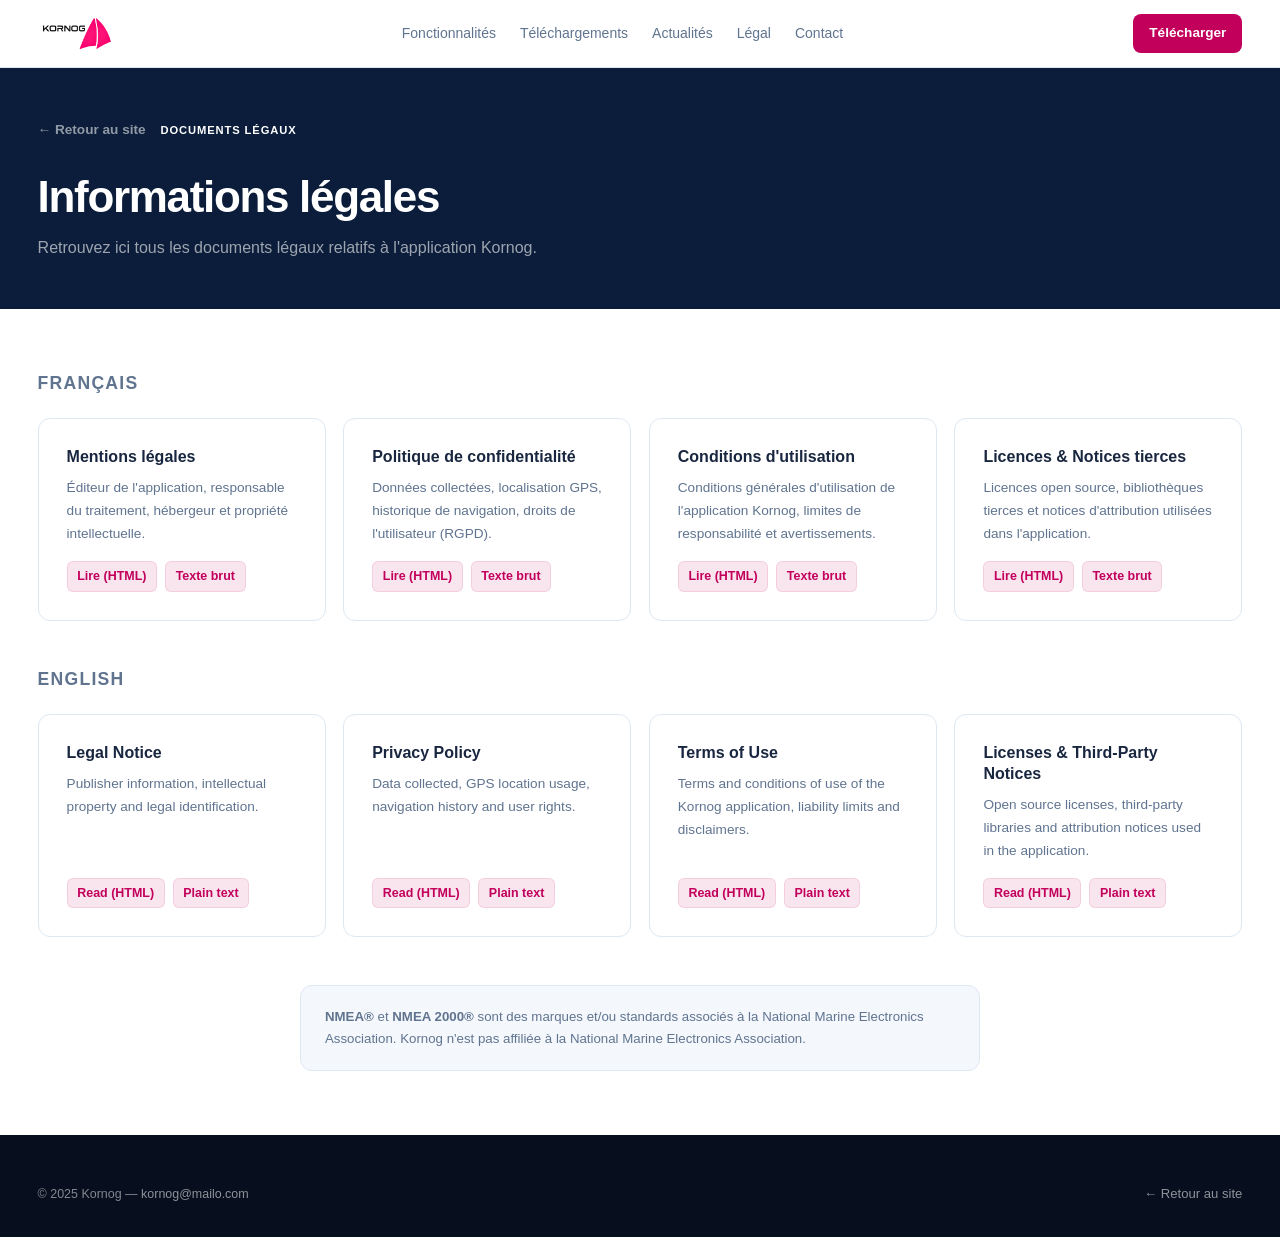
<file: legal.html>
<!DOCTYPE html>
<html lang="fr">
<head>
  <meta charset="UTF-8">
  <meta name="viewport" content="width=device-width, initial-scale=1.0">
  <title>Documents légaux — Kornog</title>
  <meta name="description" content="Mentions légales, politique de confidentialité, conditions d'utilisation et licences tierces de l'application Kornog.">
  <link rel="icon" type="image/png" href="assets/Images/Kornog%20icone.png">
  <link rel="stylesheet" href="style.css">
</head>
<body>

<!-- ══════════════════════════════════════
     HEADER
══════════════════════════════════════ -->
<header class="header" id="header">
  <div class="container header-inner">
    <a href="index.html" class="logo" aria-label="Kornog — Accueil">
      <img src="assets/Images/icone+nom.png" alt="Kornog"
           onerror="this.style.display='none';this.nextElementSibling.style.display='flex';">
      <span class="logo-fallback" style="display:none">Kornog</span>
    </a>
    <nav aria-label="Navigation principale">
      <a href="index.html#fonctionnalites">Fonctionnalités</a>
      <a href="index.html#telechargements">Téléchargements</a>
      <a href="actualites.html">Actualités</a>
      <a href="legal.html">Légal</a>
      <a href="index.html#contact">Contact</a>
    </nav>
    <div class="header-cta">
      <a href="index.html#telechargements" class="btn btn--primary btn--sm">Télécharger</a>
    </div>
    <button class="hamburger" id="hamburger" aria-label="Ouvrir le menu" aria-expanded="false">
      <span></span><span></span><span></span>
    </button>
  </div>
</header>

<div class="mobile-nav" id="mobile-nav">
  <a href="index.html#fonctionnalites">Fonctionnalités</a>
  <a href="index.html#telechargements">Téléchargements</a>
  <a href="actualites.html">Actualités</a>
  <a href="legal.html">Légal</a>
  <a href="index.html#contact">Contact</a>
  <a href="index.html#telechargements" class="btn btn--primary">Télécharger l'application</a>
</div>

<!-- ══════════════════════════════════════
     PAGE HEADER
══════════════════════════════════════ -->
<div class="page-header">
  <div class="container">
    <a href="index.html" class="back-link" style="color:rgba(255,255,255,.55)">← Retour au site</a>
    <span class="badge badge--white">Documents légaux</span>
    <h1>Informations légales</h1>
    <p>Retrouvez ici tous les documents légaux relatifs à l'application Kornog.</p>
  </div>
</div>

<!-- ══════════════════════════════════════
     LEGAL HUB
══════════════════════════════════════ -->
<div class="legal-hub">
  <div class="container">

    <!-- Français -->
    <h2 style="margin-bottom:1.5rem; font-size:1.1rem; color:var(--text-muted); font-weight:600;
               text-transform:uppercase; letter-spacing:.07em;">
      Français
    </h2>
    <div class="legal-cards" style="margin-bottom:3rem;">

      <div class="legal-card">

        <h3>Mentions légales</h3>
        <p>Éditeur de l'application, responsable du traitement, hébergeur et propriété intellectuelle.</p>
        <div class="legal-card-links">
          <a href="assets/legal/FR/Mentions_legales.html" class="legal-card-link">Lire (HTML)</a>
          <a href="assets/legal/FR/Mentions_legales.txt" class="legal-card-link">Texte brut</a>
        </div>
      </div>

      <div class="legal-card">

        <h3>Politique de confidentialité</h3>
        <p>Données collectées, localisation GPS, historique de navigation, droits de l'utilisateur (RGPD).</p>
        <div class="legal-card-links">
          <a href="assets/legal/FR/RGPD.html" class="legal-card-link">Lire (HTML)</a>
          <a href="assets/legal/FR/RGPD.txt" class="legal-card-link">Texte brut</a>
        </div>
      </div>

      <div class="legal-card">

        <h3>Conditions d'utilisation</h3>
        <p>Conditions générales d'utilisation de l'application Kornog, limites de responsabilité et avertissements.</p>
        <div class="legal-card-links">
          <a href="assets/legal/FR/CGU.html" class="legal-card-link">Lire (HTML)</a>
          <a href="assets/legal/FR/CGU.txt" class="legal-card-link">Texte brut</a>
        </div>
      </div>

      <div class="legal-card">

        <h3>Licences &amp; Notices tierces</h3>
        <p>Licences open source, bibliothèques tierces et notices d'attribution utilisées dans l'application.</p>
        <div class="legal-card-links">
          <a href="assets/legal/FR/licences_et_notices_tiers_kornog_fr.html" class="legal-card-link">Lire (HTML)</a>
          <a href="assets/legal/FR/licences_et_notices_tiers_kornog_fr.txt" class="legal-card-link">Texte brut</a>
        </div>
      </div>

    </div>

    <!-- English -->
    <h2 style="margin-bottom:1.5rem; font-size:1.1rem; color:var(--text-muted); font-weight:600;
               text-transform:uppercase; letter-spacing:.07em;">
      English
    </h2>
    <div class="legal-cards" style="margin-bottom:3rem;">

      <div class="legal-card">

        <h3>Legal Notice</h3>
        <p>Publisher information, intellectual property and legal identification.</p>
        <div class="legal-card-links">
          <a href="assets/legal/EN/legal_notice.html" class="legal-card-link">Read (HTML)</a>
          <a href="assets/legal/EN/legal_notice.txt" class="legal-card-link">Plain text</a>
        </div>
      </div>

      <div class="legal-card">

        <h3>Privacy Policy</h3>
        <p>Data collected, GPS location usage, navigation history and user rights.</p>
        <div class="legal-card-links">
          <a href="assets/legal/EN/kornog_privacy_policy_en.html" class="legal-card-link">Read (HTML)</a>
          <a href="assets/legal/EN/kornog_privacy_policy_en.txt" class="legal-card-link">Plain text</a>
        </div>
      </div>

      <div class="legal-card">

        <h3>Terms of Use</h3>
        <p>Terms and conditions of use of the Kornog application, liability limits and disclaimers.</p>
        <div class="legal-card-links">
          <a href="assets/legal/EN/kornog_terms_of_use_en.html" class="legal-card-link">Read (HTML)</a>
          <a href="assets/legal/EN/kornog_terms_of_use_en.txt" class="legal-card-link">Plain text</a>
        </div>
      </div>

      <div class="legal-card">

        <h3>Licenses &amp; Third-Party Notices</h3>
        <p>Open source licenses, third-party libraries and attribution notices used in the application.</p>
        <div class="legal-card-links">
          <a href="assets/legal/EN/LICENSES_AND_THIRD_PARTY_NOTICES.html" class="legal-card-link">Read (HTML)</a>
          <a href="assets/legal/EN/LICENSES_AND_THIRD_PARTY_NOTICES.txt" class="legal-card-link">Plain text</a>
        </div>
      </div>

    </div>

    <!-- NMEA notice -->
    <div style="max-width:680px; margin:0 auto; padding:1.25rem 1.5rem;
                background:var(--gray-50); border:1px solid var(--border);
                border-radius:var(--radius); font-size:.83rem; color:var(--text-muted);">
      <strong>NMEA®</strong> et <strong>NMEA 2000®</strong> sont des marques et/ou standards
      associés à la National Marine Electronics Association.
      Kornog n'est pas affiliée à la National Marine Electronics Association.
    </div>

  </div>
</div>

<!-- Footer minimal -->
<footer class="footer">
  <div class="container">
    <div class="footer-bottom" style="border-top:none; padding-top:0;">
      <span>© 2025 Kornog — <a href="mailto:kornog@mailo.com" style="color:rgba(255,255,255,.55)">kornog@mailo.com</a></span>
      <a href="index.html" style="color:rgba(255,255,255,.55); font-size:.82rem;">← Retour au site</a>
    </div>
  </div>
</footer>

<script src="script.js"></script>
</body>
</html>
</file>
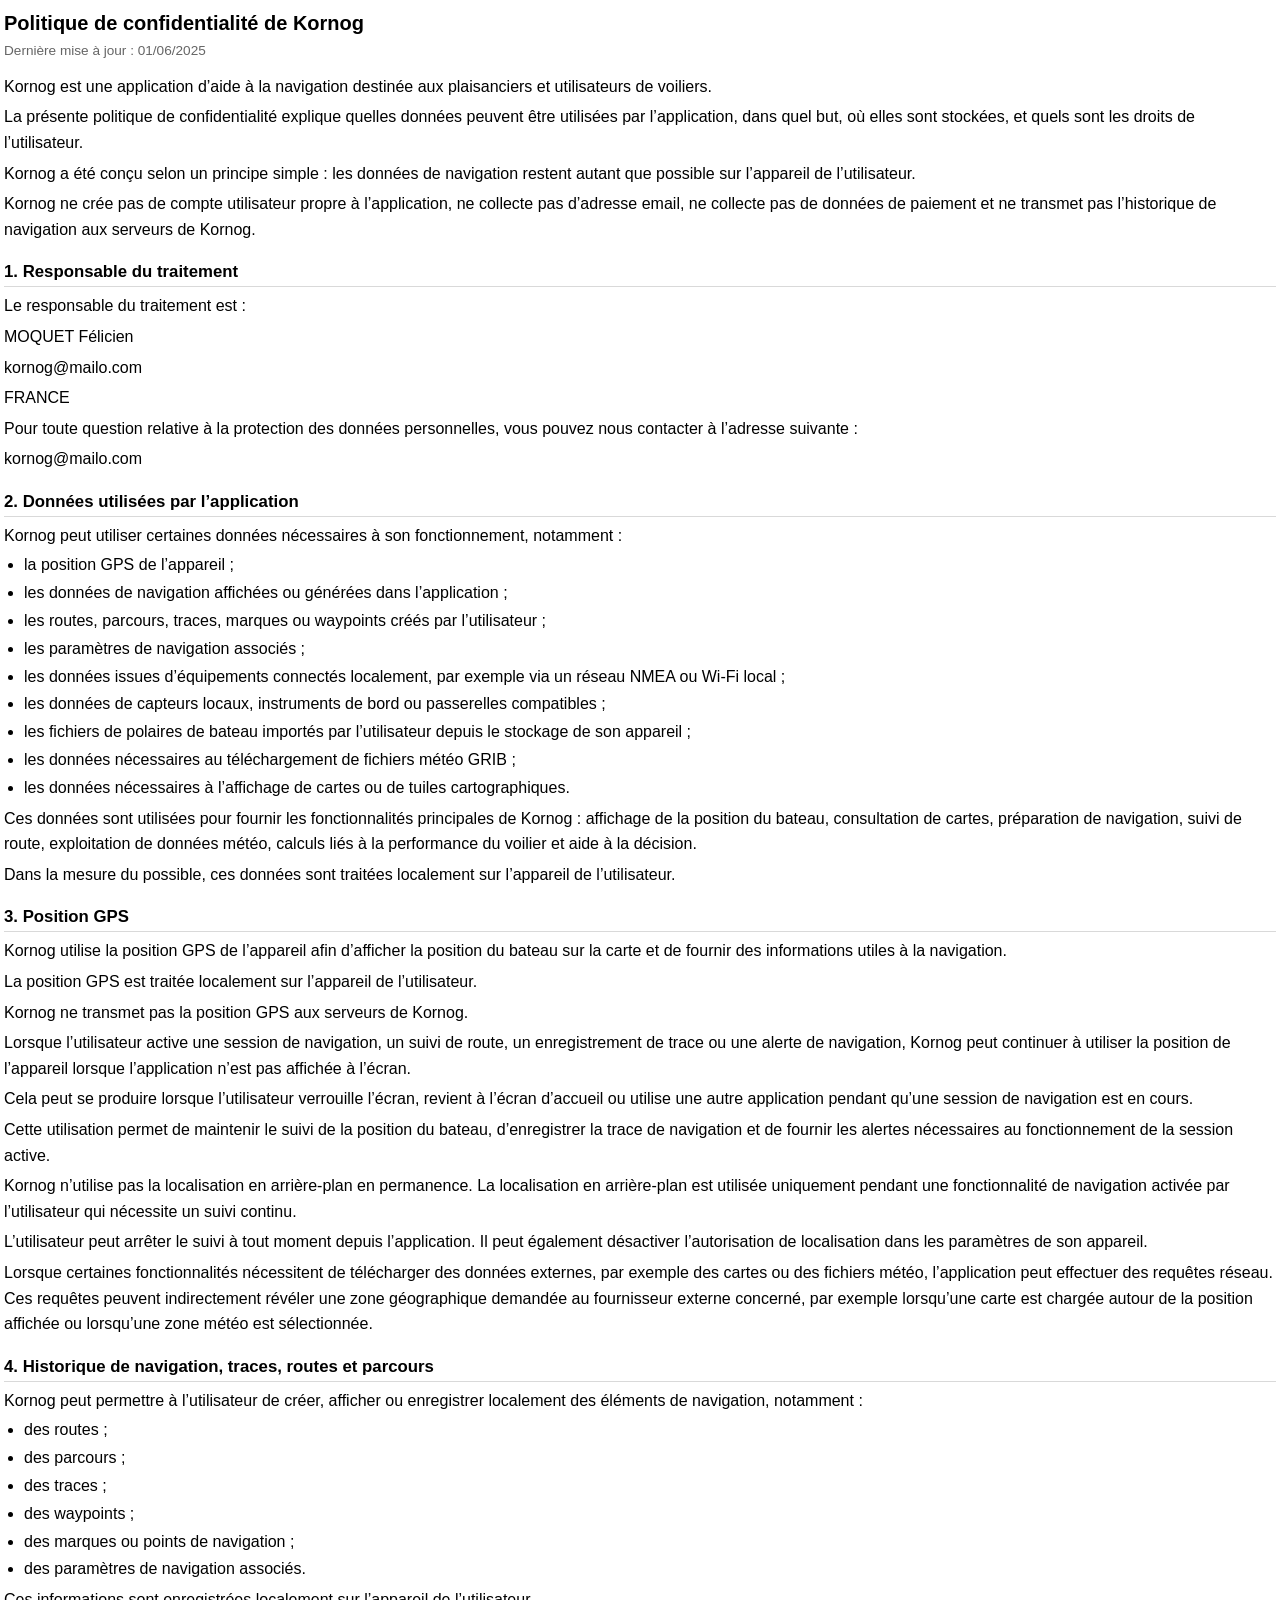
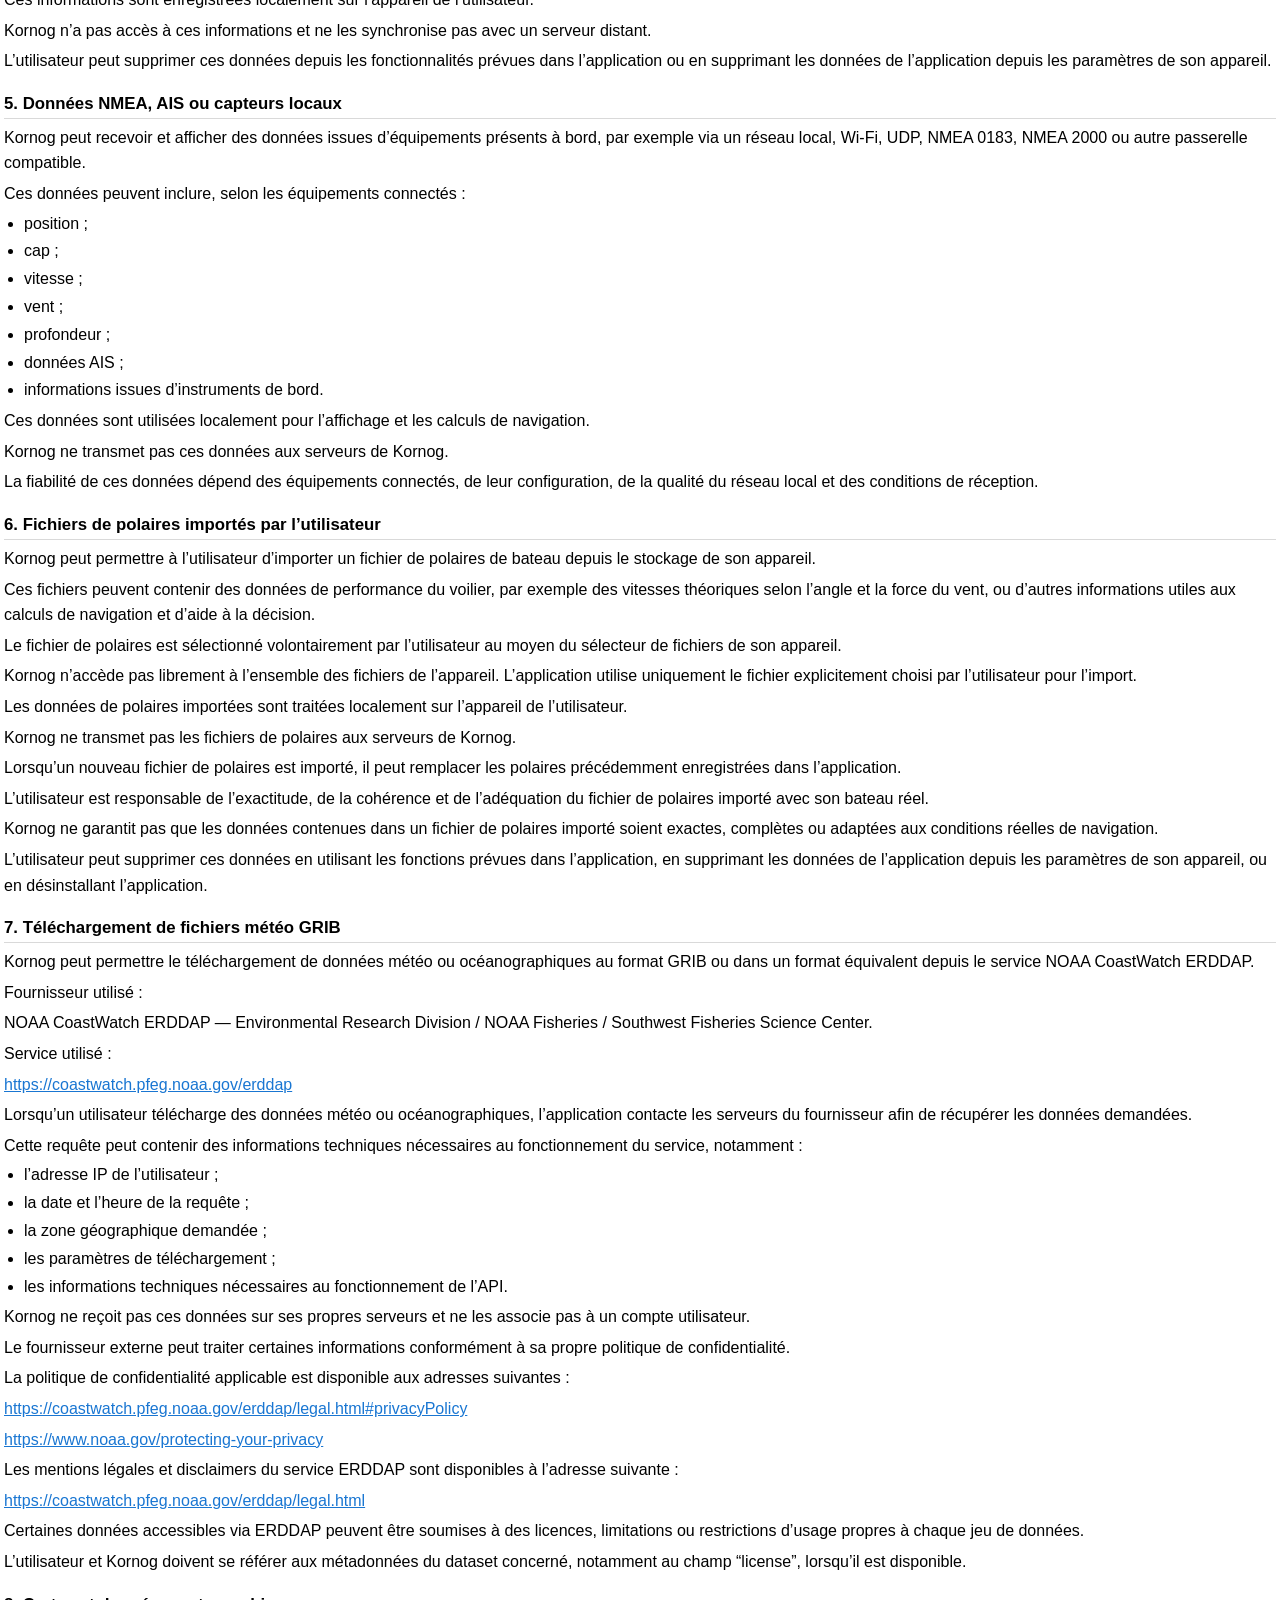
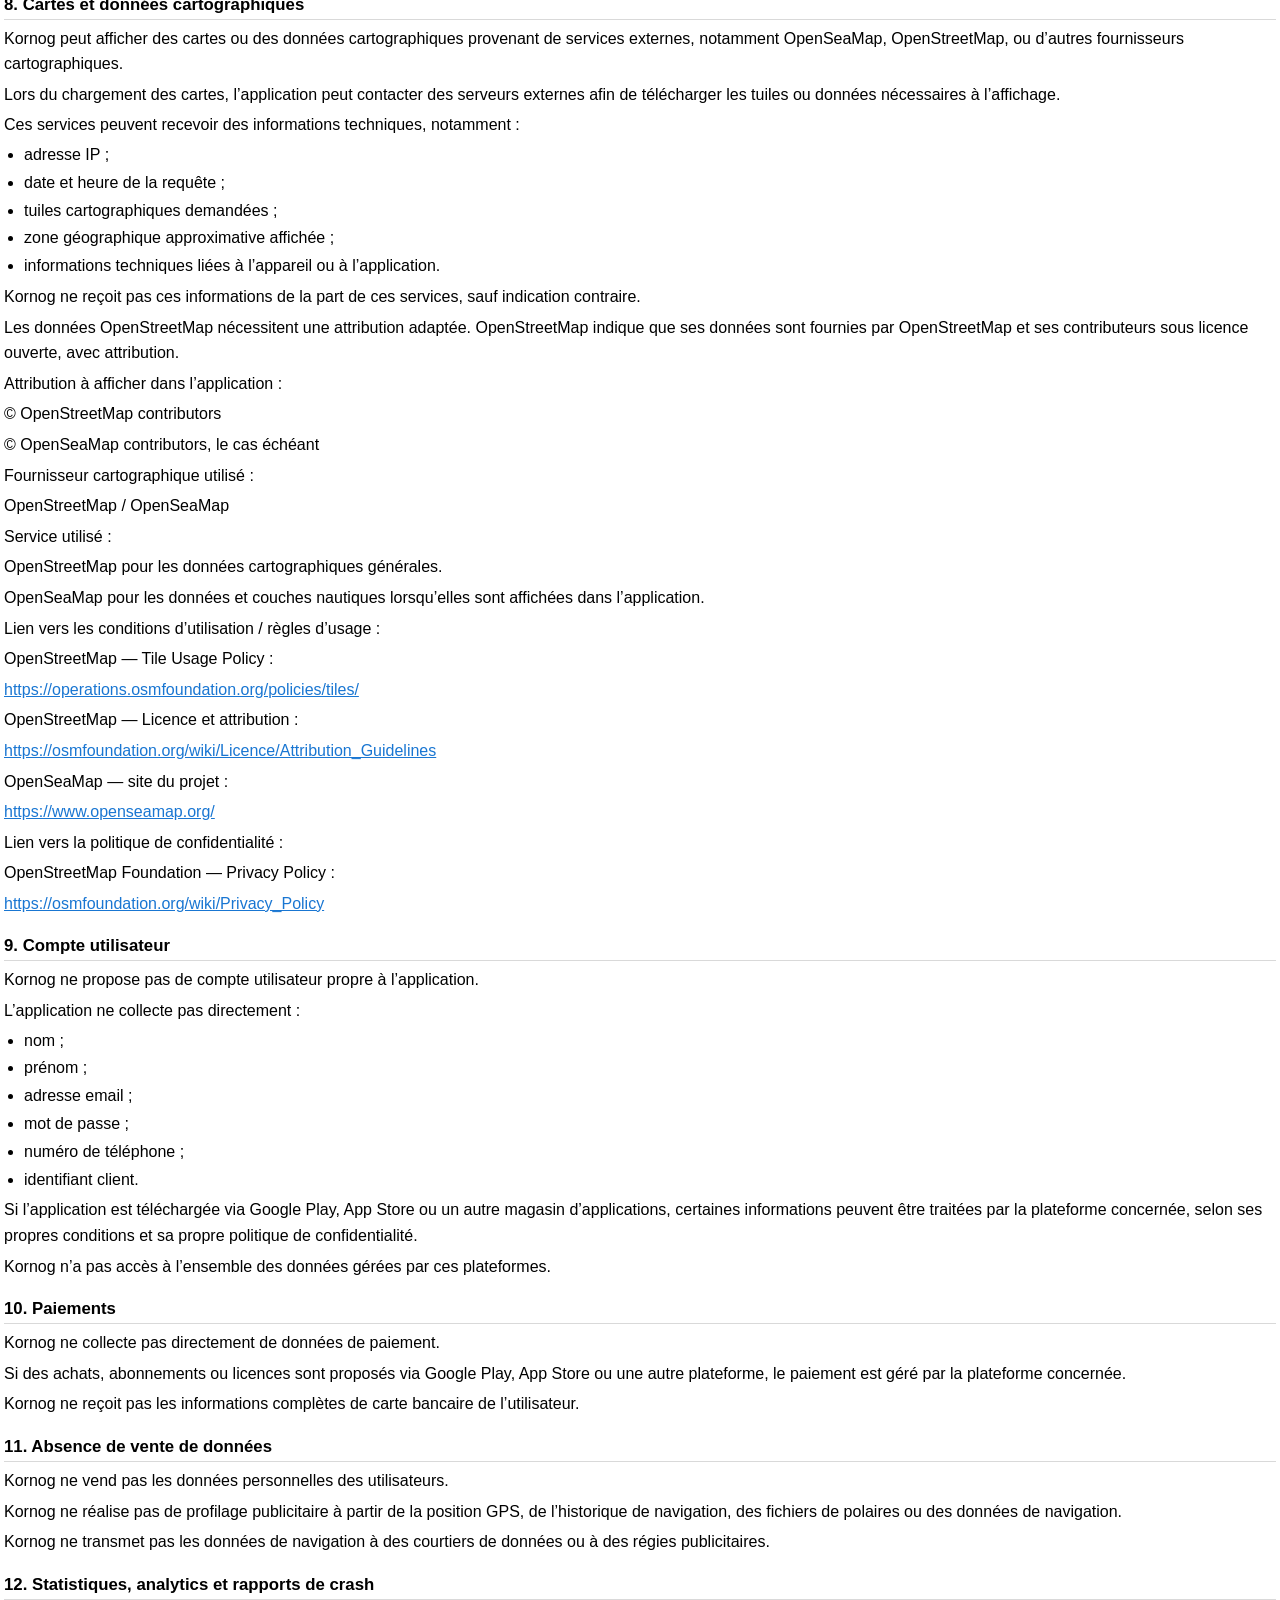
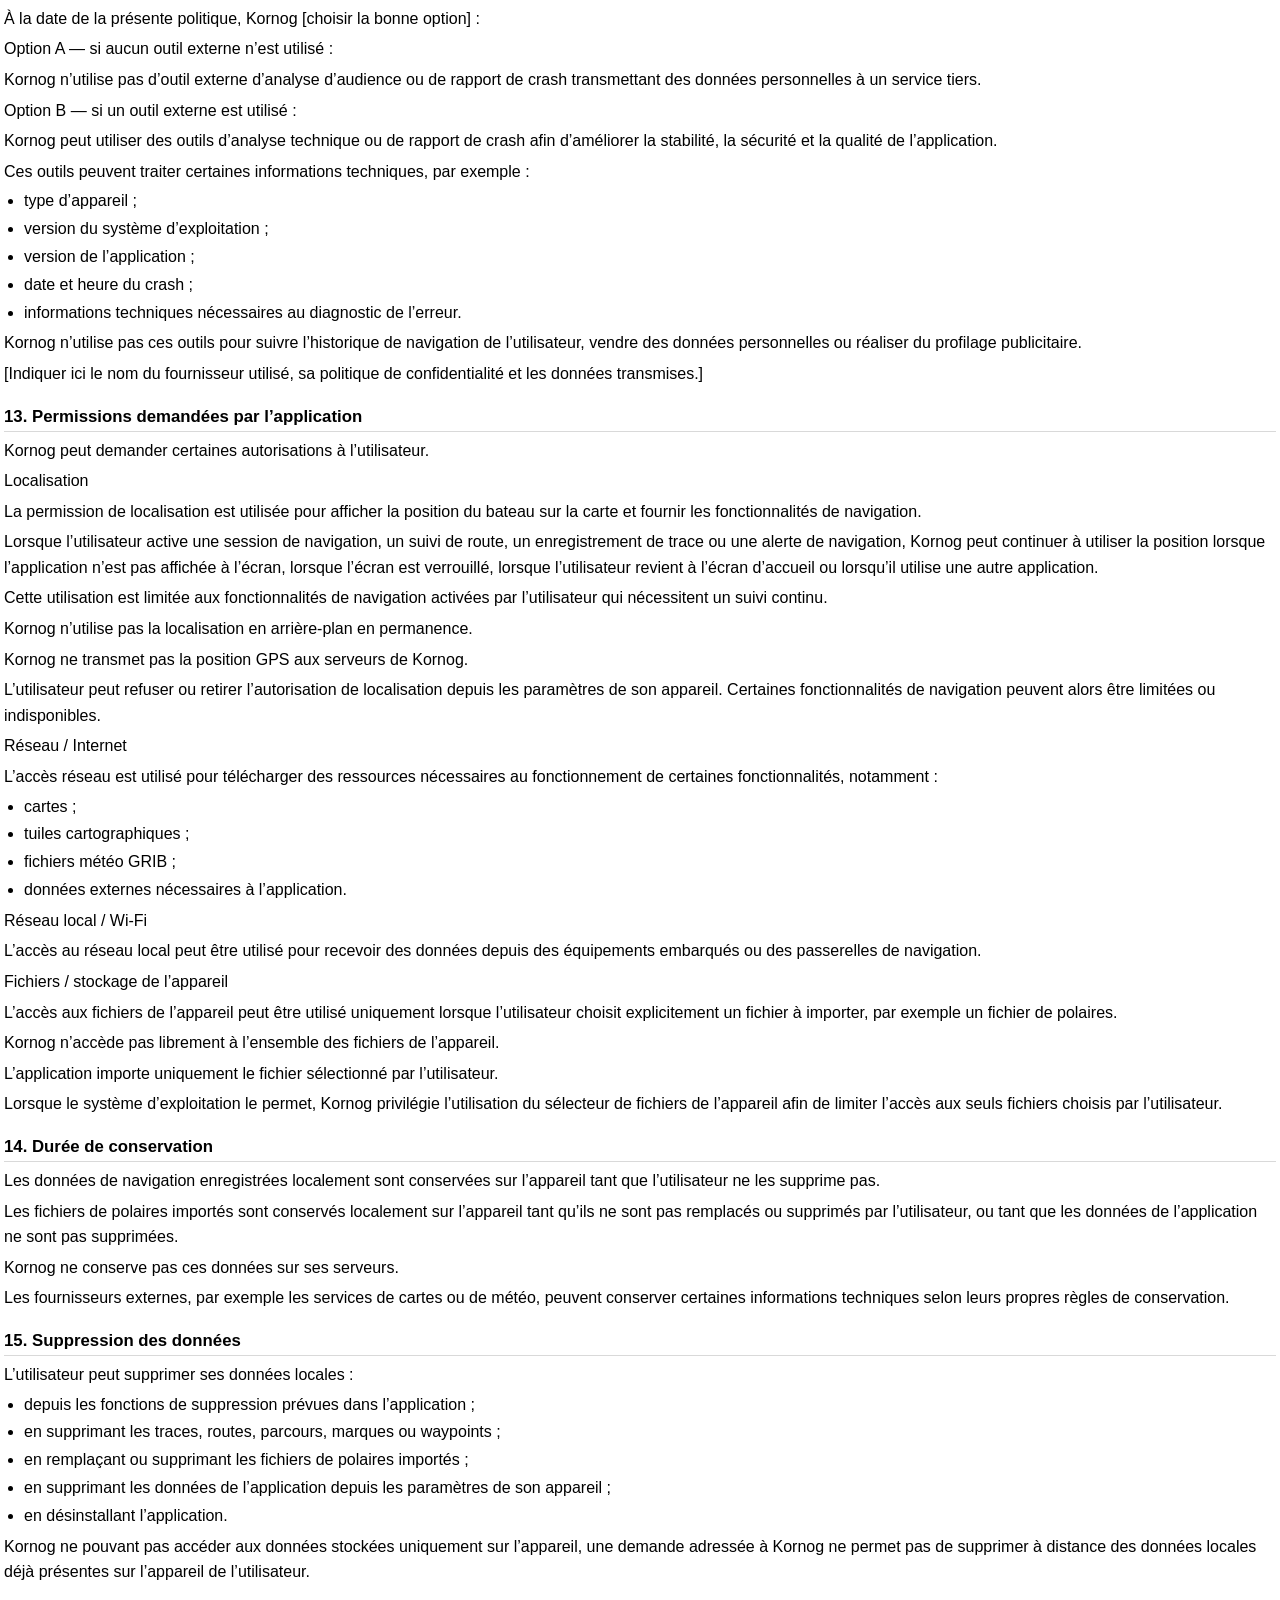
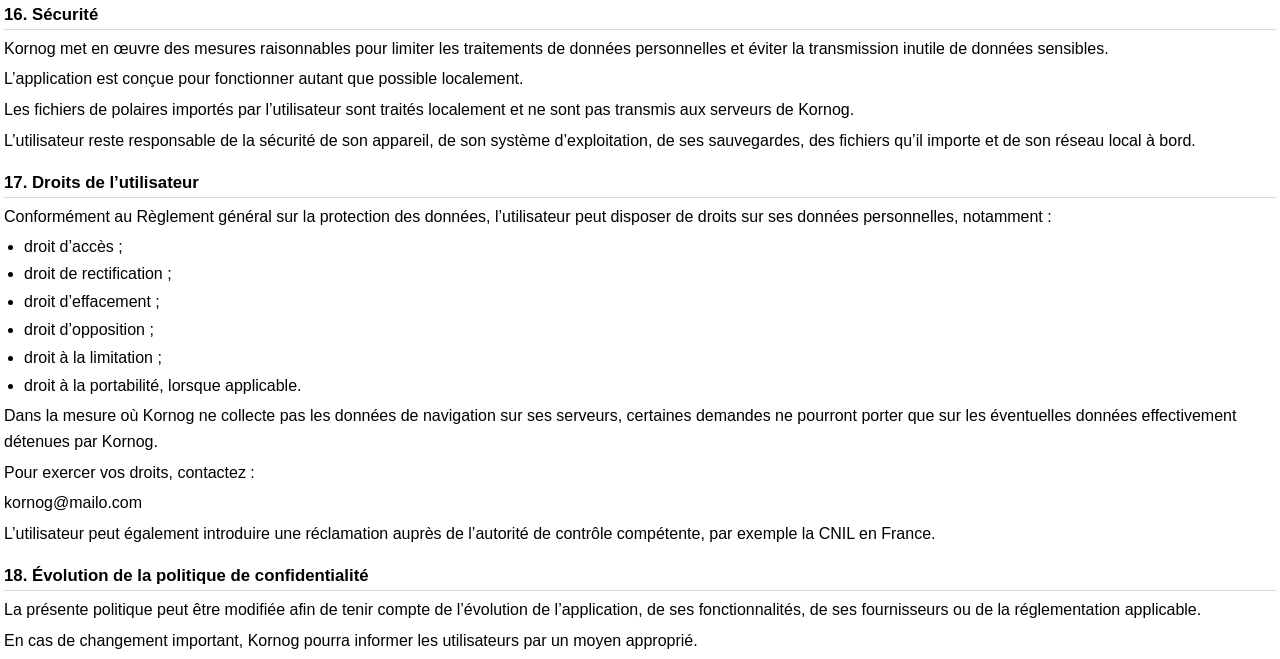
<file: politique_de_confidentialite.html>
<!DOCTYPE html>
<html lang="fr">
<head>
<meta charset="UTF-8">
<meta name="viewport" content="width=device-width, initial-scale=1">
<style>
  body { font-family: sans-serif; margin: 0; padding: 0 4px; }
  h1 { font-size: 1.25em; font-weight: bold; margin: 12px 0 2px; }
  h2 { font-size: 1.05em; font-weight: bold; margin: 20px 0 6px;
        border-bottom: 1px solid rgba(128,128,128,0.3); padding-bottom: 4px; }
  h3 { font-size: 0.95em; font-weight: bold; margin: 14px 0 4px; }
  p { margin: 5px 0; line-height: 1.6; }
  p.meta { font-size: 0.85em; opacity: 0.6; margin-bottom: 12px; }
  ul { padding-left: 20px; margin: 5px 0; }
  li { margin: 3px 0; line-height: 1.55; }
  a { color: #1976D2; }
  strong { font-weight: 600; }
</style>
</head>
<body>
<h1>Politique de confidentialité de Kornog</h1>
<p class="meta">Dernière mise à jour : 01/06/2025</p>
<p>Kornog est une application d’aide à la navigation destinée aux plaisanciers et utilisateurs de voiliers.</p>
<p>La présente politique de confidentialité explique quelles données peuvent être utilisées par l’application, dans quel but, où elles sont stockées, et quels sont les droits de l’utilisateur.</p>
<p>Kornog a été conçu selon un principe simple : les données de navigation restent autant que possible sur l’appareil de l’utilisateur.</p>
<p>Kornog ne crée pas de compte utilisateur propre à l’application, ne collecte pas d’adresse email, ne collecte pas de données de paiement et ne transmet pas l’historique de navigation aux serveurs de Kornog.</p>
<h2>1. Responsable du traitement</h2>
<p>Le responsable du traitement est :</p>
<p>MOQUET Félicien</p>
<p>kornog@mailo.com</p>
<p>FRANCE</p>
<p>Pour toute question relative à la protection des données personnelles, vous pouvez nous contacter à l’adresse suivante :</p>
<p>kornog@mailo.com</p>
<h2>2. Données utilisées par l’application</h2>
<p>Kornog peut utiliser certaines données nécessaires à son fonctionnement, notamment :</p>
<ul>
<li>la position GPS de l’appareil ;</li>
<li>les données de navigation affichées ou générées dans l’application ;</li>
<li>les routes, parcours, traces, marques ou waypoints créés par l’utilisateur ;</li>
<li>les paramètres de navigation associés ;</li>
<li>les données issues d’équipements connectés localement, par exemple via un réseau NMEA ou Wi-Fi local ;</li>
<li>les données de capteurs locaux, instruments de bord ou passerelles compatibles ;</li>
<li>les fichiers de polaires de bateau importés par l’utilisateur depuis le stockage de son appareil ;</li>
<li>les données nécessaires au téléchargement de fichiers météo GRIB ;</li>
<li>les données nécessaires à l’affichage de cartes ou de tuiles cartographiques.</li>
</ul>
<p>Ces données sont utilisées pour fournir les fonctionnalités principales de Kornog : affichage de la position du bateau, consultation de cartes, préparation de navigation, suivi de route, exploitation de données météo, calculs liés à la performance du voilier et aide à la décision.</p>
<p>Dans la mesure du possible, ces données sont traitées localement sur l’appareil de l’utilisateur.</p>
<h2>3. Position GPS</h2>
<p>Kornog utilise la position GPS de l’appareil afin d’afficher la position du bateau sur la carte et de fournir des informations utiles à la navigation.</p>
<p>La position GPS est traitée localement sur l’appareil de l’utilisateur.</p>
<p>Kornog ne transmet pas la position GPS aux serveurs de Kornog.</p>
<p>Lorsque l’utilisateur active une session de navigation, un suivi de route, un enregistrement de trace ou une alerte de navigation, Kornog peut continuer à utiliser la position de l’appareil lorsque l’application n’est pas affichée à l’écran.</p>
<p>Cela peut se produire lorsque l’utilisateur verrouille l’écran, revient à l’écran d’accueil ou utilise une autre application pendant qu’une session de navigation est en cours.</p>
<p>Cette utilisation permet de maintenir le suivi de la position du bateau, d’enregistrer la trace de navigation et de fournir les alertes nécessaires au fonctionnement de la session active.</p>
<p>Kornog n’utilise pas la localisation en arrière-plan en permanence. La localisation en arrière-plan est utilisée uniquement pendant une fonctionnalité de navigation activée par l’utilisateur qui nécessite un suivi continu.</p>
<p>L’utilisateur peut arrêter le suivi à tout moment depuis l’application. Il peut également désactiver l’autorisation de localisation dans les paramètres de son appareil.</p>
<p>Lorsque certaines fonctionnalités nécessitent de télécharger des données externes, par exemple des cartes ou des fichiers météo, l’application peut effectuer des requêtes réseau. Ces requêtes peuvent indirectement révéler une zone géographique demandée au fournisseur externe concerné, par exemple lorsqu’une carte est chargée autour de la position affichée ou lorsqu’une zone météo est sélectionnée.</p>
<h2>4. Historique de navigation, traces, routes et parcours</h2>
<p>Kornog peut permettre à l’utilisateur de créer, afficher ou enregistrer localement des éléments de navigation, notamment :</p>
<ul>
<li>des routes ;</li>
<li>des parcours ;</li>
<li>des traces ;</li>
<li>des waypoints ;</li>
<li>des marques ou points de navigation ;</li>
<li>des paramètres de navigation associés.</li>
</ul>
<p>Ces informations sont enregistrées localement sur l’appareil de l’utilisateur.</p>
<p>Kornog n’a pas accès à ces informations et ne les synchronise pas avec un serveur distant.</p>
<p>L’utilisateur peut supprimer ces données depuis les fonctionnalités prévues dans l’application ou en supprimant les données de l’application depuis les paramètres de son appareil.</p>
<h2>5. Données NMEA, AIS ou capteurs locaux</h2>
<p>Kornog peut recevoir et afficher des données issues d’équipements présents à bord, par exemple via un réseau local, Wi-Fi, UDP, NMEA 0183, NMEA 2000 ou autre passerelle compatible.</p>
<p>Ces données peuvent inclure, selon les équipements connectés :</p>
<ul>
<li>position ;</li>
<li>cap ;</li>
<li>vitesse ;</li>
<li>vent ;</li>
<li>profondeur ;</li>
<li>données AIS ;</li>
<li>informations issues d’instruments de bord.</li>
</ul>
<p>Ces données sont utilisées localement pour l’affichage et les calculs de navigation.</p>
<p>Kornog ne transmet pas ces données aux serveurs de Kornog.</p>
<p>La fiabilité de ces données dépend des équipements connectés, de leur configuration, de la qualité du réseau local et des conditions de réception.</p>
<h2>6. Fichiers de polaires importés par l’utilisateur</h2>
<p>Kornog peut permettre à l’utilisateur d’importer un fichier de polaires de bateau depuis le stockage de son appareil.</p>
<p>Ces fichiers peuvent contenir des données de performance du voilier, par exemple des vitesses théoriques selon l’angle et la force du vent, ou d’autres informations utiles aux calculs de navigation et d’aide à la décision.</p>
<p>Le fichier de polaires est sélectionné volontairement par l’utilisateur au moyen du sélecteur de fichiers de son appareil.</p>
<p>Kornog n’accède pas librement à l’ensemble des fichiers de l’appareil. L’application utilise uniquement le fichier explicitement choisi par l’utilisateur pour l’import.</p>
<p>Les données de polaires importées sont traitées localement sur l’appareil de l’utilisateur.</p>
<p>Kornog ne transmet pas les fichiers de polaires aux serveurs de Kornog.</p>
<p>Lorsqu’un nouveau fichier de polaires est importé, il peut remplacer les polaires précédemment enregistrées dans l’application.</p>
<p>L’utilisateur est responsable de l’exactitude, de la cohérence et de l’adéquation du fichier de polaires importé avec son bateau réel.</p>
<p>Kornog ne garantit pas que les données contenues dans un fichier de polaires importé soient exactes, complètes ou adaptées aux conditions réelles de navigation.</p>
<p>L’utilisateur peut supprimer ces données en utilisant les fonctions prévues dans l’application, en supprimant les données de l’application depuis les paramètres de son appareil, ou en désinstallant l’application.</p>
<h2>7. Téléchargement de fichiers météo GRIB</h2>
<p>Kornog peut permettre le téléchargement de données météo ou océanographiques au format GRIB ou dans un format équivalent depuis le service NOAA CoastWatch ERDDAP.</p>
<p>Fournisseur utilisé :</p>
<p>NOAA CoastWatch ERDDAP — Environmental Research Division / NOAA Fisheries / Southwest Fisheries Science Center.</p>
<p>Service utilisé :</p>
<p><a href="https://coastwatch.pfeg.noaa.gov/erddap">https://coastwatch.pfeg.noaa.gov/erddap</a></p>
<p>Lorsqu’un utilisateur télécharge des données météo ou océanographiques, l’application contacte les serveurs du fournisseur afin de récupérer les données demandées.</p>
<p>Cette requête peut contenir des informations techniques nécessaires au fonctionnement du service, notamment :</p>
<ul>
<li>l’adresse IP de l’utilisateur ;</li>
<li>la date et l’heure de la requête ;</li>
<li>la zone géographique demandée ;</li>
<li>les paramètres de téléchargement ;</li>
<li>les informations techniques nécessaires au fonctionnement de l’API.</li>
</ul>
<p>Kornog ne reçoit pas ces données sur ses propres serveurs et ne les associe pas à un compte utilisateur.</p>
<p>Le fournisseur externe peut traiter certaines informations conformément à sa propre politique de confidentialité.</p>
<p>La politique de confidentialité applicable est disponible aux adresses suivantes :</p>
<p><a href="https://coastwatch.pfeg.noaa.gov/erddap/legal.html#privacyPolicy">https://coastwatch.pfeg.noaa.gov/erddap/legal.html#privacyPolicy</a></p>
<p><a href="https://www.noaa.gov/protecting-your-privacy">https://www.noaa.gov/protecting-your-privacy</a></p>
<p>Les mentions légales et disclaimers du service ERDDAP sont disponibles à l’adresse suivante :</p>
<p><a href="https://coastwatch.pfeg.noaa.gov/erddap/legal.html">https://coastwatch.pfeg.noaa.gov/erddap/legal.html</a></p>
<p>Certaines données accessibles via ERDDAP peuvent être soumises à des licences, limitations ou restrictions d’usage propres à chaque jeu de données.</p>
<p>L’utilisateur et Kornog doivent se référer aux métadonnées du dataset concerné, notamment au champ “license”, lorsqu’il est disponible.</p>
<h2>8. Cartes et données cartographiques</h2>
<p>Kornog peut afficher des cartes ou des données cartographiques provenant de services externes, notamment OpenSeaMap, OpenStreetMap, ou d’autres fournisseurs cartographiques.</p>
<p>Lors du chargement des cartes, l’application peut contacter des serveurs externes afin de télécharger les tuiles ou données nécessaires à l’affichage.</p>
<p>Ces services peuvent recevoir des informations techniques, notamment :</p>
<ul>
<li>adresse IP ;</li>
<li>date et heure de la requête ;</li>
<li>tuiles cartographiques demandées ;</li>
<li>zone géographique approximative affichée ;</li>
<li>informations techniques liées à l’appareil ou à l’application.</li>
</ul>
<p>Kornog ne reçoit pas ces informations de la part de ces services, sauf indication contraire.</p>
<p>Les données OpenStreetMap nécessitent une attribution adaptée. OpenStreetMap indique que ses données sont fournies par OpenStreetMap et ses contributeurs sous licence ouverte, avec attribution.</p>
<p>Attribution à afficher dans l’application :</p>
<p>© OpenStreetMap contributors</p>
<p>© OpenSeaMap contributors, le cas échéant</p>
<p>Fournisseur cartographique utilisé :</p>
<p>OpenStreetMap / OpenSeaMap</p>
<p>Service utilisé :</p>
<p>OpenStreetMap pour les données cartographiques générales.</p>
<p>OpenSeaMap pour les données et couches nautiques lorsqu’elles sont affichées dans l’application.</p>
<p>Lien vers les conditions d’utilisation / règles d’usage :</p>
<p>OpenStreetMap — Tile Usage Policy :</p>
<p><a href="https://operations.osmfoundation.org/policies/tiles/">https://operations.osmfoundation.org/policies/tiles/</a></p>
<p>OpenStreetMap — Licence et attribution :</p>
<p><a href="https://osmfoundation.org/wiki/Licence/Attribution_Guidelines">https://osmfoundation.org/wiki/Licence/Attribution_Guidelines</a></p>
<p>OpenSeaMap — site du projet :</p>
<p><a href="https://www.openseamap.org/">https://www.openseamap.org/</a></p>
<p>Lien vers la politique de confidentialité :</p>
<p>OpenStreetMap Foundation — Privacy Policy :</p>
<p><a href="https://osmfoundation.org/wiki/Privacy_Policy">https://osmfoundation.org/wiki/Privacy_Policy</a></p>
<h2>9. Compte utilisateur</h2>
<p>Kornog ne propose pas de compte utilisateur propre à l’application.</p>
<p>L’application ne collecte pas directement :</p>
<ul>
<li>nom ;</li>
<li>prénom ;</li>
<li>adresse email ;</li>
<li>mot de passe ;</li>
<li>numéro de téléphone ;</li>
<li>identifiant client.</li>
</ul>
<p>Si l’application est téléchargée via Google Play, App Store ou un autre magasin d’applications, certaines informations peuvent être traitées par la plateforme concernée, selon ses propres conditions et sa propre politique de confidentialité.</p>
<p>Kornog n’a pas accès à l’ensemble des données gérées par ces plateformes.</p>
<h2>10. Paiements</h2>
<p>Kornog ne collecte pas directement de données de paiement.</p>
<p>Si des achats, abonnements ou licences sont proposés via Google Play, App Store ou une autre plateforme, le paiement est géré par la plateforme concernée.</p>
<p>Kornog ne reçoit pas les informations complètes de carte bancaire de l’utilisateur.</p>
<h2>11. Absence de vente de données</h2>
<p>Kornog ne vend pas les données personnelles des utilisateurs.</p>
<p>Kornog ne réalise pas de profilage publicitaire à partir de la position GPS, de l’historique de navigation, des fichiers de polaires ou des données de navigation.</p>
<p>Kornog ne transmet pas les données de navigation à des courtiers de données ou à des régies publicitaires.</p>
<h2>12. Statistiques, analytics et rapports de crash</h2>
<p>À la date de la présente politique, Kornog [choisir la bonne option] :</p>
<p>Option A — si aucun outil externe n’est utilisé :</p>
<p>Kornog n’utilise pas d’outil externe d’analyse d’audience ou de rapport de crash transmettant des données personnelles à un service tiers.</p>
<p>Option B — si un outil externe est utilisé :</p>
<p>Kornog peut utiliser des outils d’analyse technique ou de rapport de crash afin d’améliorer la stabilité, la sécurité et la qualité de l’application.</p>
<p>Ces outils peuvent traiter certaines informations techniques, par exemple :</p>
<ul>
<li>type d’appareil ;</li>
<li>version du système d’exploitation ;</li>
<li>version de l’application ;</li>
<li>date et heure du crash ;</li>
<li>informations techniques nécessaires au diagnostic de l’erreur.</li>
</ul>
<p>Kornog n’utilise pas ces outils pour suivre l’historique de navigation de l’utilisateur, vendre des données personnelles ou réaliser du profilage publicitaire.</p>
<p>[Indiquer ici le nom du fournisseur utilisé, sa politique de confidentialité et les données transmises.]</p>
<h2>13. Permissions demandées par l’application</h2>
<p>Kornog peut demander certaines autorisations à l’utilisateur.</p>
<p>Localisation</p>
<p>La permission de localisation est utilisée pour afficher la position du bateau sur la carte et fournir les fonctionnalités de navigation.</p>
<p>Lorsque l’utilisateur active une session de navigation, un suivi de route, un enregistrement de trace ou une alerte de navigation, Kornog peut continuer à utiliser la position lorsque l’application n’est pas affichée à l’écran, lorsque l’écran est verrouillé, lorsque l’utilisateur revient à l’écran d’accueil ou lorsqu’il utilise une autre application.</p>
<p>Cette utilisation est limitée aux fonctionnalités de navigation activées par l’utilisateur qui nécessitent un suivi continu.</p>
<p>Kornog n’utilise pas la localisation en arrière-plan en permanence.</p>
<p>Kornog ne transmet pas la position GPS aux serveurs de Kornog.</p>
<p>L’utilisateur peut refuser ou retirer l’autorisation de localisation depuis les paramètres de son appareil. Certaines fonctionnalités de navigation peuvent alors être limitées ou indisponibles.</p>
<p>Réseau / Internet</p>
<p>L’accès réseau est utilisé pour télécharger des ressources nécessaires au fonctionnement de certaines fonctionnalités, notamment :</p>
<ul>
<li>cartes ;</li>
<li>tuiles cartographiques ;</li>
<li>fichiers météo GRIB ;</li>
<li>données externes nécessaires à l’application.</li>
</ul>
<p>Réseau local / Wi-Fi</p>
<p>L’accès au réseau local peut être utilisé pour recevoir des données depuis des équipements embarqués ou des passerelles de navigation.</p>
<p>Fichiers / stockage de l’appareil</p>
<p>L’accès aux fichiers de l’appareil peut être utilisé uniquement lorsque l’utilisateur choisit explicitement un fichier à importer, par exemple un fichier de polaires.</p>
<p>Kornog n’accède pas librement à l’ensemble des fichiers de l’appareil.</p>
<p>L’application importe uniquement le fichier sélectionné par l’utilisateur.</p>
<p>Lorsque le système d’exploitation le permet, Kornog privilégie l’utilisation du sélecteur de fichiers de l’appareil afin de limiter l’accès aux seuls fichiers choisis par l’utilisateur.</p>
<h2>14. Durée de conservation</h2>
<p>Les données de navigation enregistrées localement sont conservées sur l’appareil tant que l’utilisateur ne les supprime pas.</p>
<p>Les fichiers de polaires importés sont conservés localement sur l’appareil tant qu’ils ne sont pas remplacés ou supprimés par l’utilisateur, ou tant que les données de l’application ne sont pas supprimées.</p>
<p>Kornog ne conserve pas ces données sur ses serveurs.</p>
<p>Les fournisseurs externes, par exemple les services de cartes ou de météo, peuvent conserver certaines informations techniques selon leurs propres règles de conservation.</p>
<h2>15. Suppression des données</h2>
<p>L’utilisateur peut supprimer ses données locales :</p>
<ul>
<li>depuis les fonctions de suppression prévues dans l’application ;</li>
<li>en supprimant les traces, routes, parcours, marques ou waypoints ;</li>
<li>en remplaçant ou supprimant les fichiers de polaires importés ;</li>
<li>en supprimant les données de l’application depuis les paramètres de son appareil ;</li>
<li>en désinstallant l’application.</li>
</ul>
<p>Kornog ne pouvant pas accéder aux données stockées uniquement sur l’appareil, une demande adressée à Kornog ne permet pas de supprimer à distance des données locales déjà présentes sur l’appareil de l’utilisateur.</p>
<h2>16. Sécurité</h2>
<p>Kornog met en œuvre des mesures raisonnables pour limiter les traitements de données personnelles et éviter la transmission inutile de données sensibles.</p>
<p>L’application est conçue pour fonctionner autant que possible localement.</p>
<p>Les fichiers de polaires importés par l’utilisateur sont traités localement et ne sont pas transmis aux serveurs de Kornog.</p>
<p>L’utilisateur reste responsable de la sécurité de son appareil, de son système d’exploitation, de ses sauvegardes, des fichiers qu’il importe et de son réseau local à bord.</p>
<h2>17. Droits de l’utilisateur</h2>
<p>Conformément au Règlement général sur la protection des données, l’utilisateur peut disposer de droits sur ses données personnelles, notamment :</p>
<ul>
<li>droit d’accès ;</li>
<li>droit de rectification ;</li>
<li>droit d’effacement ;</li>
<li>droit d’opposition ;</li>
<li>droit à la limitation ;</li>
<li>droit à la portabilité, lorsque applicable.</li>
</ul>
<p>Dans la mesure où Kornog ne collecte pas les données de navigation sur ses serveurs, certaines demandes ne pourront porter que sur les éventuelles données effectivement détenues par Kornog.</p>
<p>Pour exercer vos droits, contactez :</p>
<p>kornog@mailo.com</p>
<p>L’utilisateur peut également introduire une réclamation auprès de l’autorité de contrôle compétente, par exemple la CNIL en France.</p>
<h2>18. Évolution de la politique de confidentialité</h2>
<p>La présente politique peut être modifiée afin de tenir compte de l’évolution de l’application, de ses fonctionnalités, de ses fournisseurs ou de la réglementation applicable.</p>
<p>En cas de changement important, Kornog pourra informer les utilisateurs par un moyen approprié.</p>
</body>
</html>
</file>
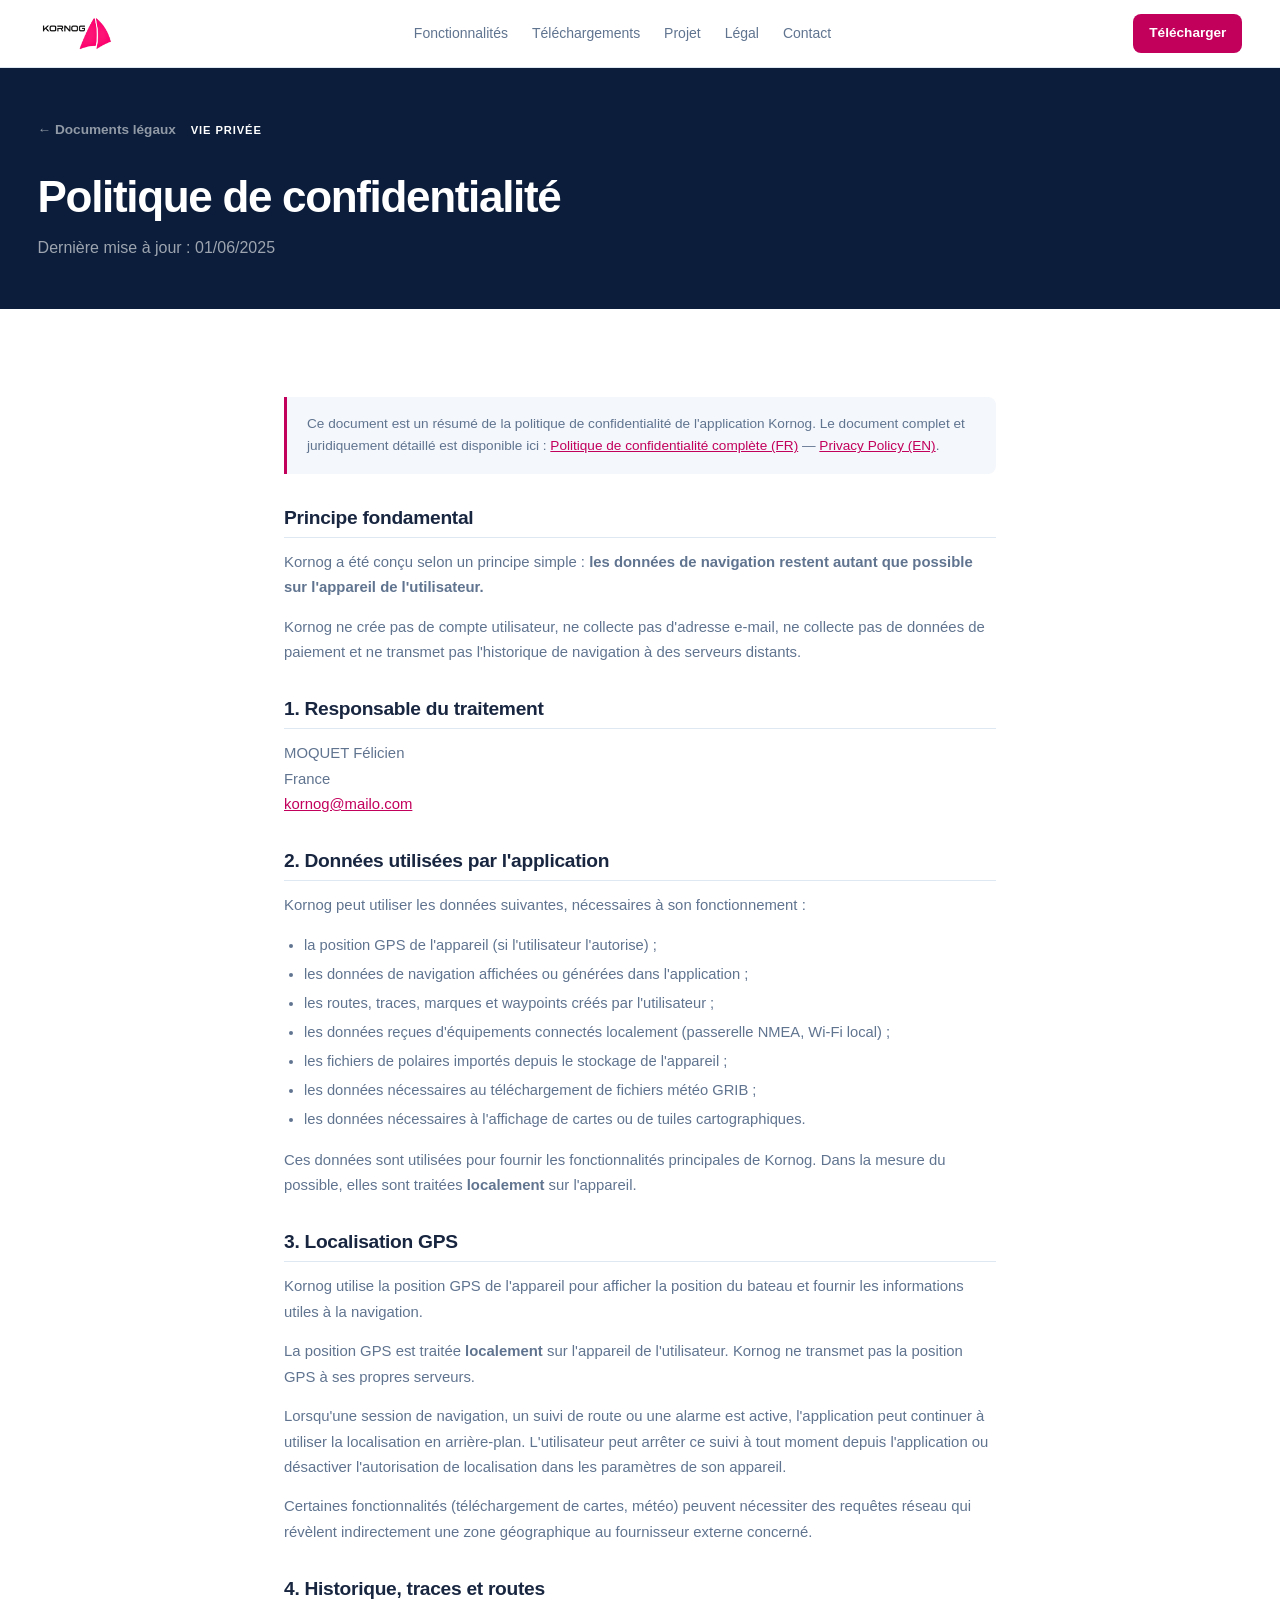
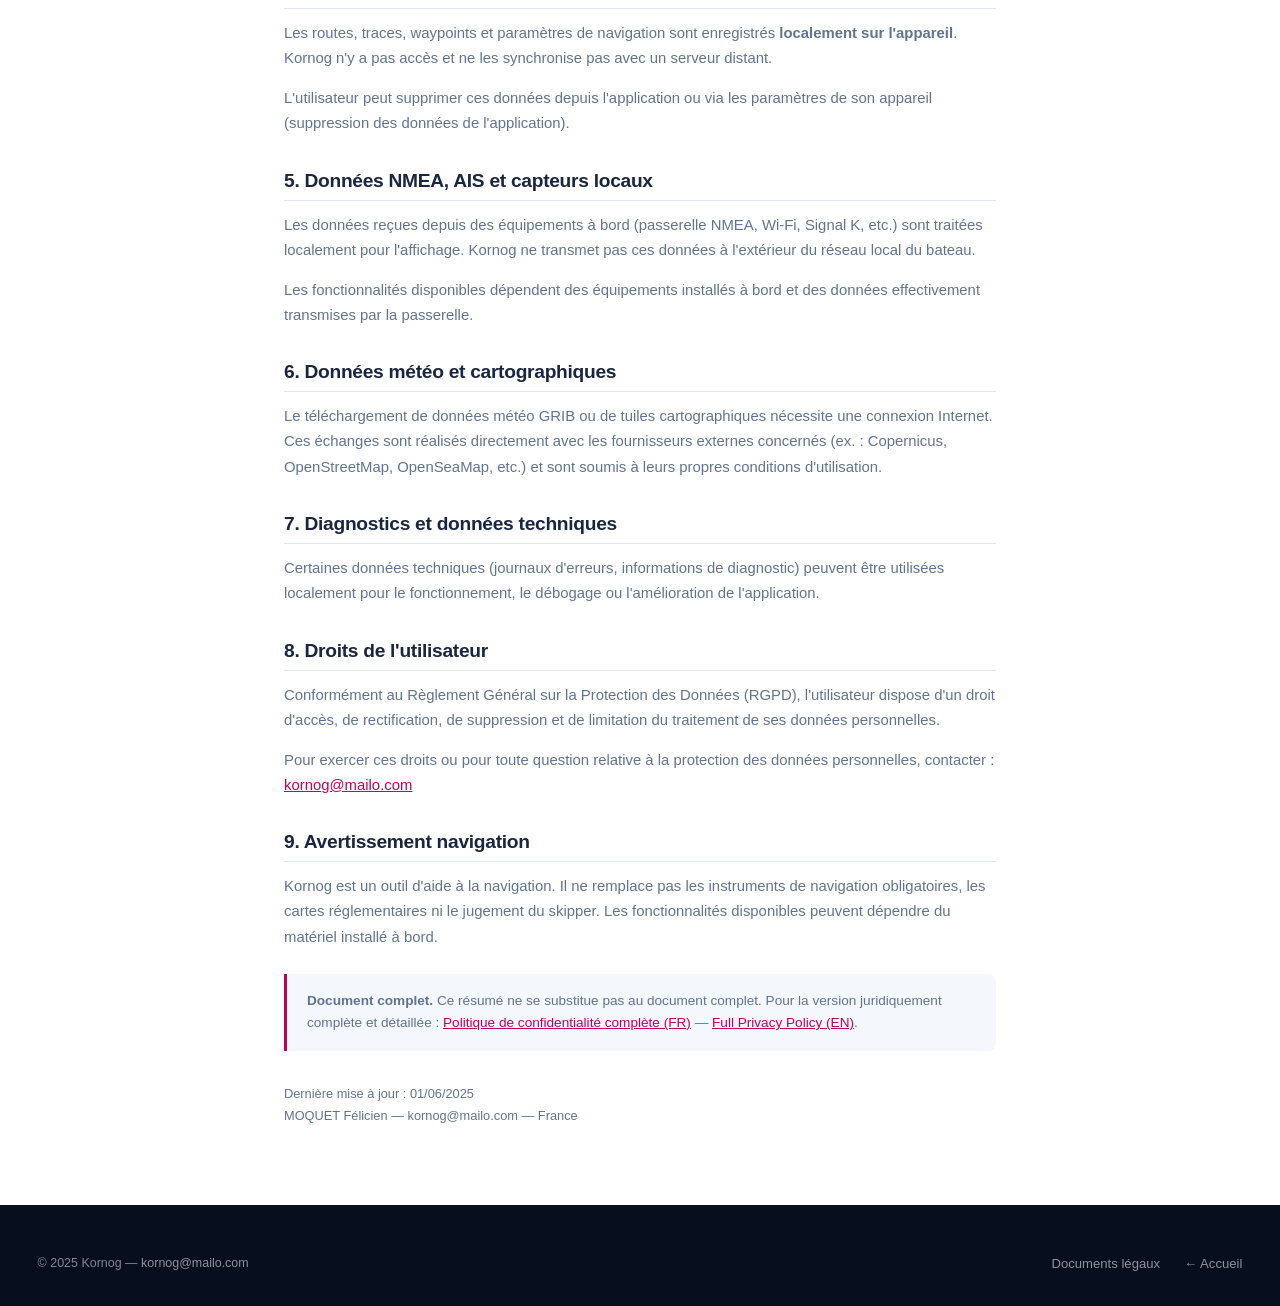
<file: privacy-policy.html>
<!DOCTYPE html>
<html lang="fr">
<head>
  <meta charset="UTF-8">
  <meta name="viewport" content="width=device-width, initial-scale=1.0">
  <title>Politique de confidentialité — Kornog</title>
  <meta name="description"
        content="Politique de confidentialité de l'application Kornog. Données utilisées, localisation GPS, historique de navigation et droits de l'utilisateur.">
  <link rel="icon" type="image/png" href="assets/Images/Kornog%20icone.png">
  <link rel="stylesheet" href="style.css">
</head>
<body>

<!-- ══════════════════════════════════════
     HEADER
══════════════════════════════════════ -->
<header class="header" id="header">
  <div class="container header-inner">
    <a href="index.html" class="logo" aria-label="Kornog — Accueil">
      <img src="assets/Images/icone+nom.png" alt="Kornog"
           onerror="this.style.display='none';this.nextElementSibling.style.display='flex';">
      <span class="logo-fallback" style="display:none">
        <span class="logo-fallback-icon">⚓</span>Kornog
      </span>
    </a>
    <nav aria-label="Navigation principale">
      <a href="index.html#fonctionnalites">Fonctionnalités</a>
      <a href="index.html#telechargements">Téléchargements</a>
      <a href="index.html#projet">Projet</a>
      <a href="legal.html">Légal</a>
      <a href="index.html#contact">Contact</a>
    </nav>
    <div class="header-cta">
      <a href="index.html#telechargements" class="btn btn--primary btn--sm">Télécharger</a>
    </div>
    <button class="hamburger" id="hamburger" aria-label="Ouvrir le menu" aria-expanded="false">
      <span></span><span></span><span></span>
    </button>
  </div>
</header>

<div class="mobile-nav" id="mobile-nav">
  <a href="index.html#fonctionnalites">Fonctionnalités</a>
  <a href="index.html#telechargements">Téléchargements</a>
  <a href="index.html#projet">Projet</a>
  <a href="legal.html">Légal</a>
  <a href="index.html#contact">Contact</a>
  <a href="index.html#telechargements" class="btn btn--primary">Télécharger</a>
</div>

<!-- ══════════════════════════════════════
     PAGE HEADER
══════════════════════════════════════ -->
<div class="page-header">
  <div class="container">
    <a href="legal.html" class="back-link" style="color:rgba(255,255,255,.55)">← Documents légaux</a>
    <span class="badge badge--white">Vie privée</span>
    <h1>Politique de confidentialité</h1>
    <p>Dernière mise à jour : 01/06/2025</p>
  </div>
</div>

<!-- ══════════════════════════════════════
     CONTENU
══════════════════════════════════════ -->
<article class="prose">

  <div class="notice">
    Ce document est un résumé de la politique de confidentialité de l'application Kornog.
    Le document complet et juridiquement détaillé est disponible ici :
    <a href="assets/legal/FR/RGPD.html">Politique de confidentialité complète (FR)</a>
    &mdash; <a href="assets/legal/EN/kornog_privacy_policy_en.html">Privacy Policy (EN)</a>.
  </div>

  <h2>Principe fondamental</h2>
  <p>
    Kornog a été conçu selon un principe simple : <strong>les données de navigation restent
    autant que possible sur l'appareil de l'utilisateur.</strong>
  </p>
  <p>
    Kornog ne crée pas de compte utilisateur, ne collecte pas d'adresse e-mail, ne collecte pas
    de données de paiement et ne transmet pas l'historique de navigation à des serveurs distants.
  </p>

  <h2>1. Responsable du traitement</h2>
  <p>
    <!-- TODO : Mettre à jour si la structure juridique évolue -->
    MOQUET Félicien<br>
    France<br>
    <a href="mailto:kornog@mailo.com">kornog@mailo.com</a>
  </p>

  <h2>2. Données utilisées par l'application</h2>
  <p>Kornog peut utiliser les données suivantes, nécessaires à son fonctionnement :</p>
  <ul>
    <li>la position GPS de l'appareil (si l'utilisateur l'autorise) ;</li>
    <li>les données de navigation affichées ou générées dans l'application ;</li>
    <li>les routes, traces, marques et waypoints créés par l'utilisateur ;</li>
    <li>les données reçues d'équipements connectés localement (passerelle NMEA, Wi-Fi local) ;</li>
    <li>les fichiers de polaires importés depuis le stockage de l'appareil ;</li>
    <li>les données nécessaires au téléchargement de fichiers météo GRIB ;</li>
    <li>les données nécessaires à l'affichage de cartes ou de tuiles cartographiques.</li>
  </ul>
  <p>
    Ces données sont utilisées pour fournir les fonctionnalités principales de Kornog.
    Dans la mesure du possible, elles sont traitées <strong>localement</strong> sur l'appareil.
  </p>

  <h2>3. Localisation GPS</h2>
  <p>
    Kornog utilise la position GPS de l'appareil pour afficher la position du bateau
    et fournir les informations utiles à la navigation.
  </p>
  <p>
    La position GPS est traitée <strong>localement</strong> sur l'appareil de l'utilisateur.
    Kornog ne transmet pas la position GPS à ses propres serveurs.
  </p>
  <p>
    Lorsqu'une session de navigation, un suivi de route ou une alarme est active,
    l'application peut continuer à utiliser la localisation en arrière-plan.
    L'utilisateur peut arrêter ce suivi à tout moment depuis l'application
    ou désactiver l'autorisation de localisation dans les paramètres de son appareil.
  </p>
  <p>
    Certaines fonctionnalités (téléchargement de cartes, météo) peuvent nécessiter
    des requêtes réseau qui révèlent indirectement une zone géographique au fournisseur
    externe concerné.
  </p>

  <h2>4. Historique, traces et routes</h2>
  <p>
    Les routes, traces, waypoints et paramètres de navigation sont enregistrés
    <strong>localement sur l'appareil</strong>.
    Kornog n'y a pas accès et ne les synchronise pas avec un serveur distant.
  </p>
  <p>
    L'utilisateur peut supprimer ces données depuis l'application ou via les paramètres
    de son appareil (suppression des données de l'application).
  </p>

  <h2>5. Données NMEA, AIS et capteurs locaux</h2>
  <p>
    Les données reçues depuis des équipements à bord (passerelle NMEA, Wi-Fi, Signal K, etc.)
    sont traitées localement pour l'affichage.
    Kornog ne transmet pas ces données à l'extérieur du réseau local du bateau.
  </p>
  <p>
    Les fonctionnalités disponibles dépendent des équipements installés à bord
    et des données effectivement transmises par la passerelle.
  </p>

  <h2>6. Données météo et cartographiques</h2>
  <p>
    Le téléchargement de données météo GRIB ou de tuiles cartographiques nécessite
    une connexion Internet. Ces échanges sont réalisés directement avec les fournisseurs
    externes concernés (ex. : Copernicus, OpenStreetMap, OpenSeaMap, etc.)
    et sont soumis à leurs propres conditions d'utilisation.
  </p>

  <h2>7. Diagnostics et données techniques</h2>
  <p>
    Certaines données techniques (journaux d'erreurs, informations de diagnostic)
    peuvent être utilisées localement pour le fonctionnement, le débogage
    ou l'amélioration de l'application.
    <!-- TODO : Préciser ici si des données de crash ou d'utilisation sont transmises
         à un service tiers (ex. : Firebase Crashlytics) et le cas échéant, le nommer. -->
  </p>

  <h2>8. Droits de l'utilisateur</h2>
  <p>
    Conformément au Règlement Général sur la Protection des Données (RGPD),
    l'utilisateur dispose d'un droit d'accès, de rectification, de suppression
    et de limitation du traitement de ses données personnelles.
  </p>
  <p>
    Pour exercer ces droits ou pour toute question relative à la protection
    des données personnelles, contacter :
    <a href="mailto:kornog@mailo.com">kornog@mailo.com</a>
  </p>

  <h2>9. Avertissement navigation</h2>
  <p>
    Kornog est un outil d'aide à la navigation. Il ne remplace pas les instruments
    de navigation obligatoires, les cartes réglementaires ni le jugement du skipper.
    Les fonctionnalités disponibles peuvent dépendre du matériel installé à bord.
  </p>

  <div class="notice">
    <strong>Document complet.</strong>
    Ce résumé ne se substitue pas au document complet. Pour la version juridiquement
    complète et détaillée :
    <a href="assets/legal/FR/RGPD.html">Politique de confidentialité complète (FR)</a> —
    <a href="assets/legal/EN/kornog_privacy_policy_en.html">Full Privacy Policy (EN)</a>.
  </div>

  <p style="font-size:.8rem; color:var(--text-muted); margin-top:2rem;">
    <!-- TODO : Mettre à jour la date à chaque modification substantielle -->
    Dernière mise à jour : 01/06/2025<br>
    MOQUET Félicien — kornog@mailo.com — France
  </p>

</article>

<!-- Footer minimal -->
<footer class="footer">
  <div class="container">
    <div class="footer-bottom" style="border-top:none; padding-top:0;">
      <span>© 2025 Kornog — <a href="mailto:kornog@mailo.com" style="color:rgba(255,255,255,.55)">kornog@mailo.com</a></span>
      <div style="display:flex;gap:1.5rem;">
        <a href="legal.html" style="color:rgba(255,255,255,.55); font-size:.82rem;">Documents légaux</a>
        <a href="index.html" style="color:rgba(255,255,255,.55); font-size:.82rem;">← Accueil</a>
      </div>
    </div>
  </div>
</footer>

<script src="script.js"></script>
</body>
</html>
</file>
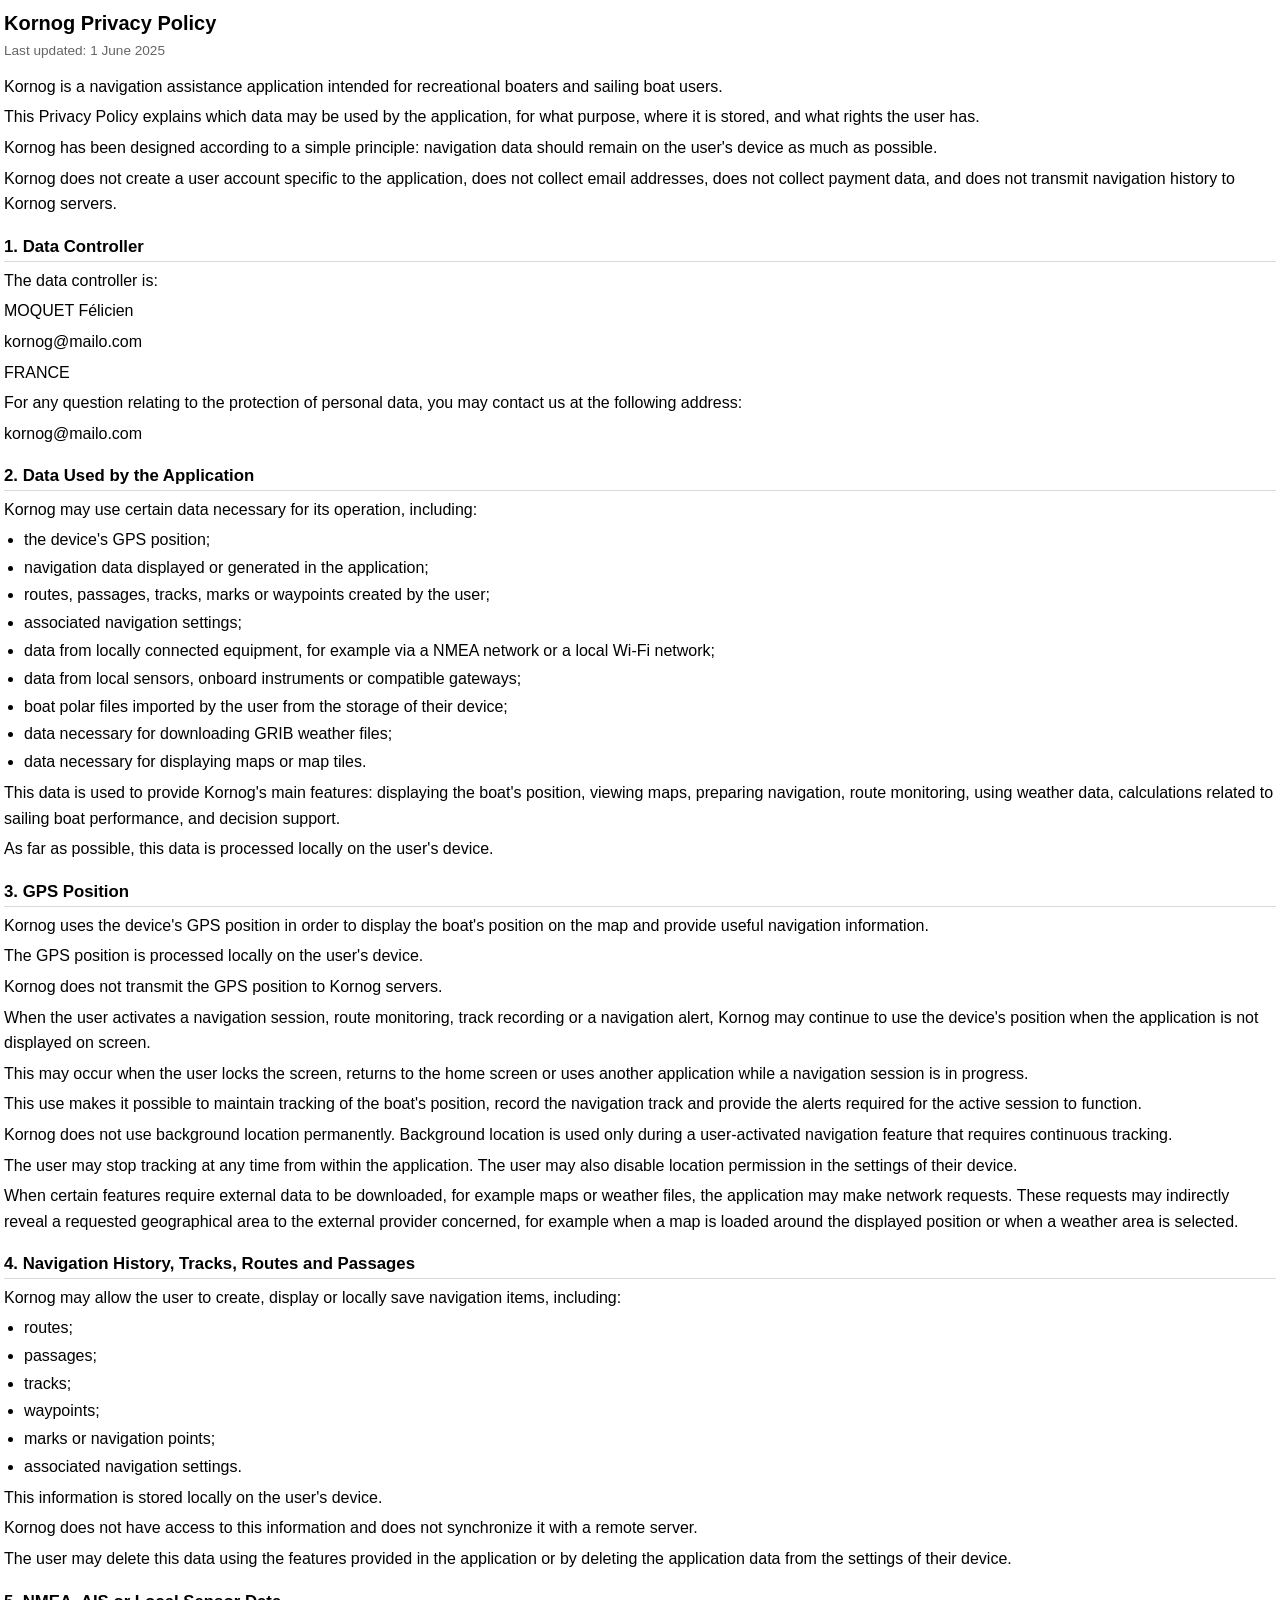
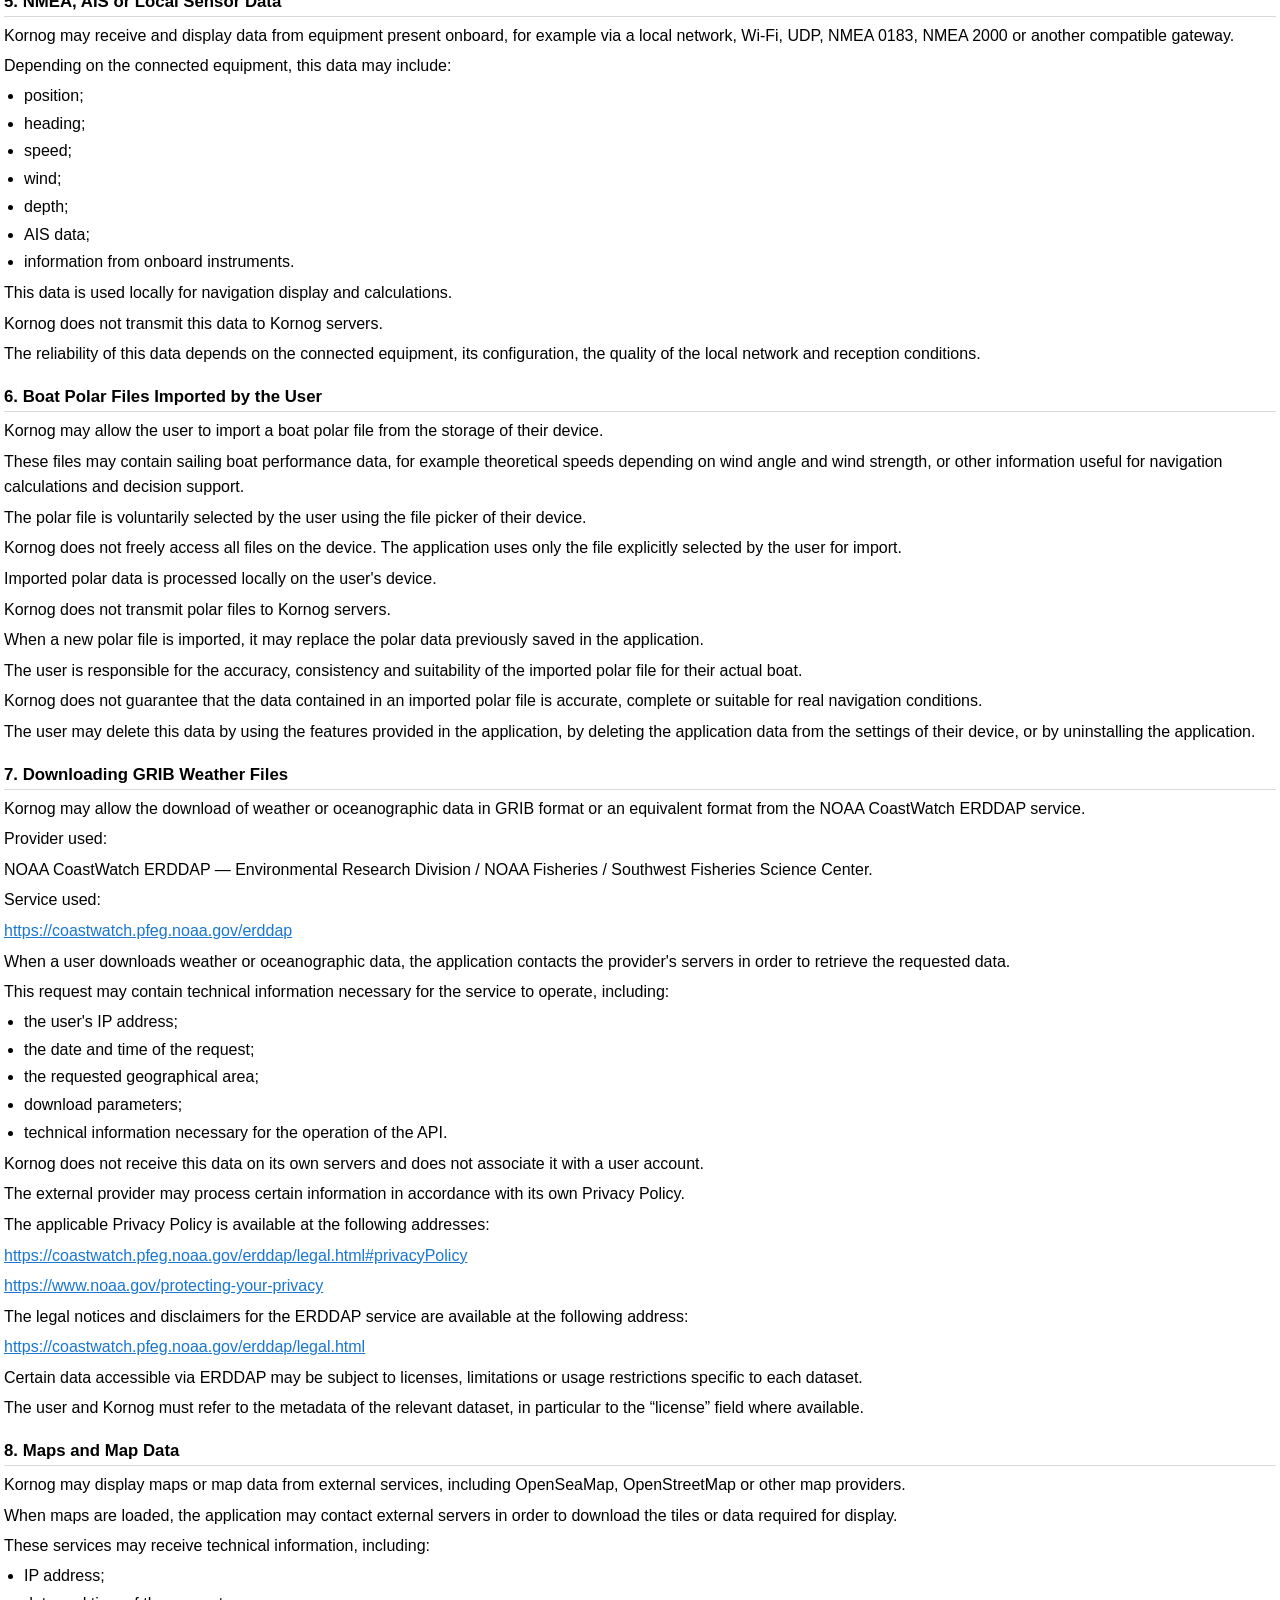
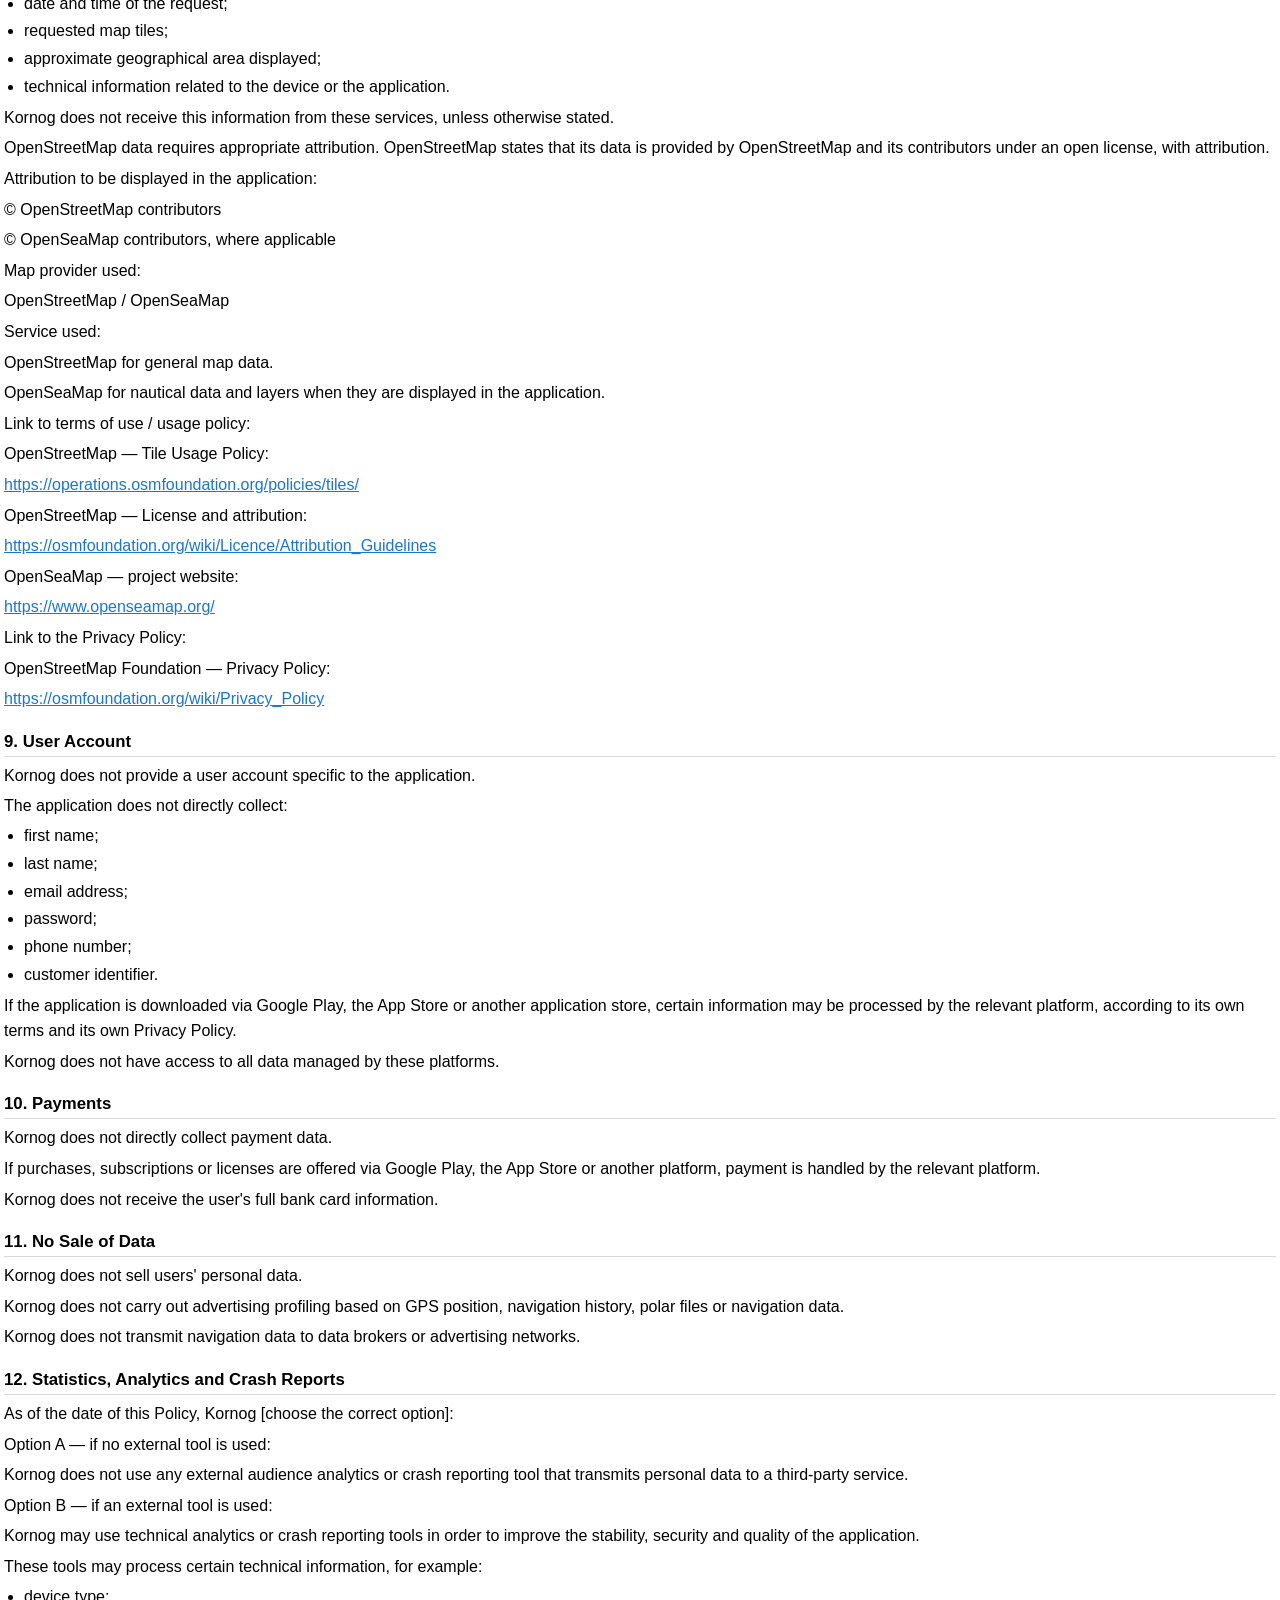
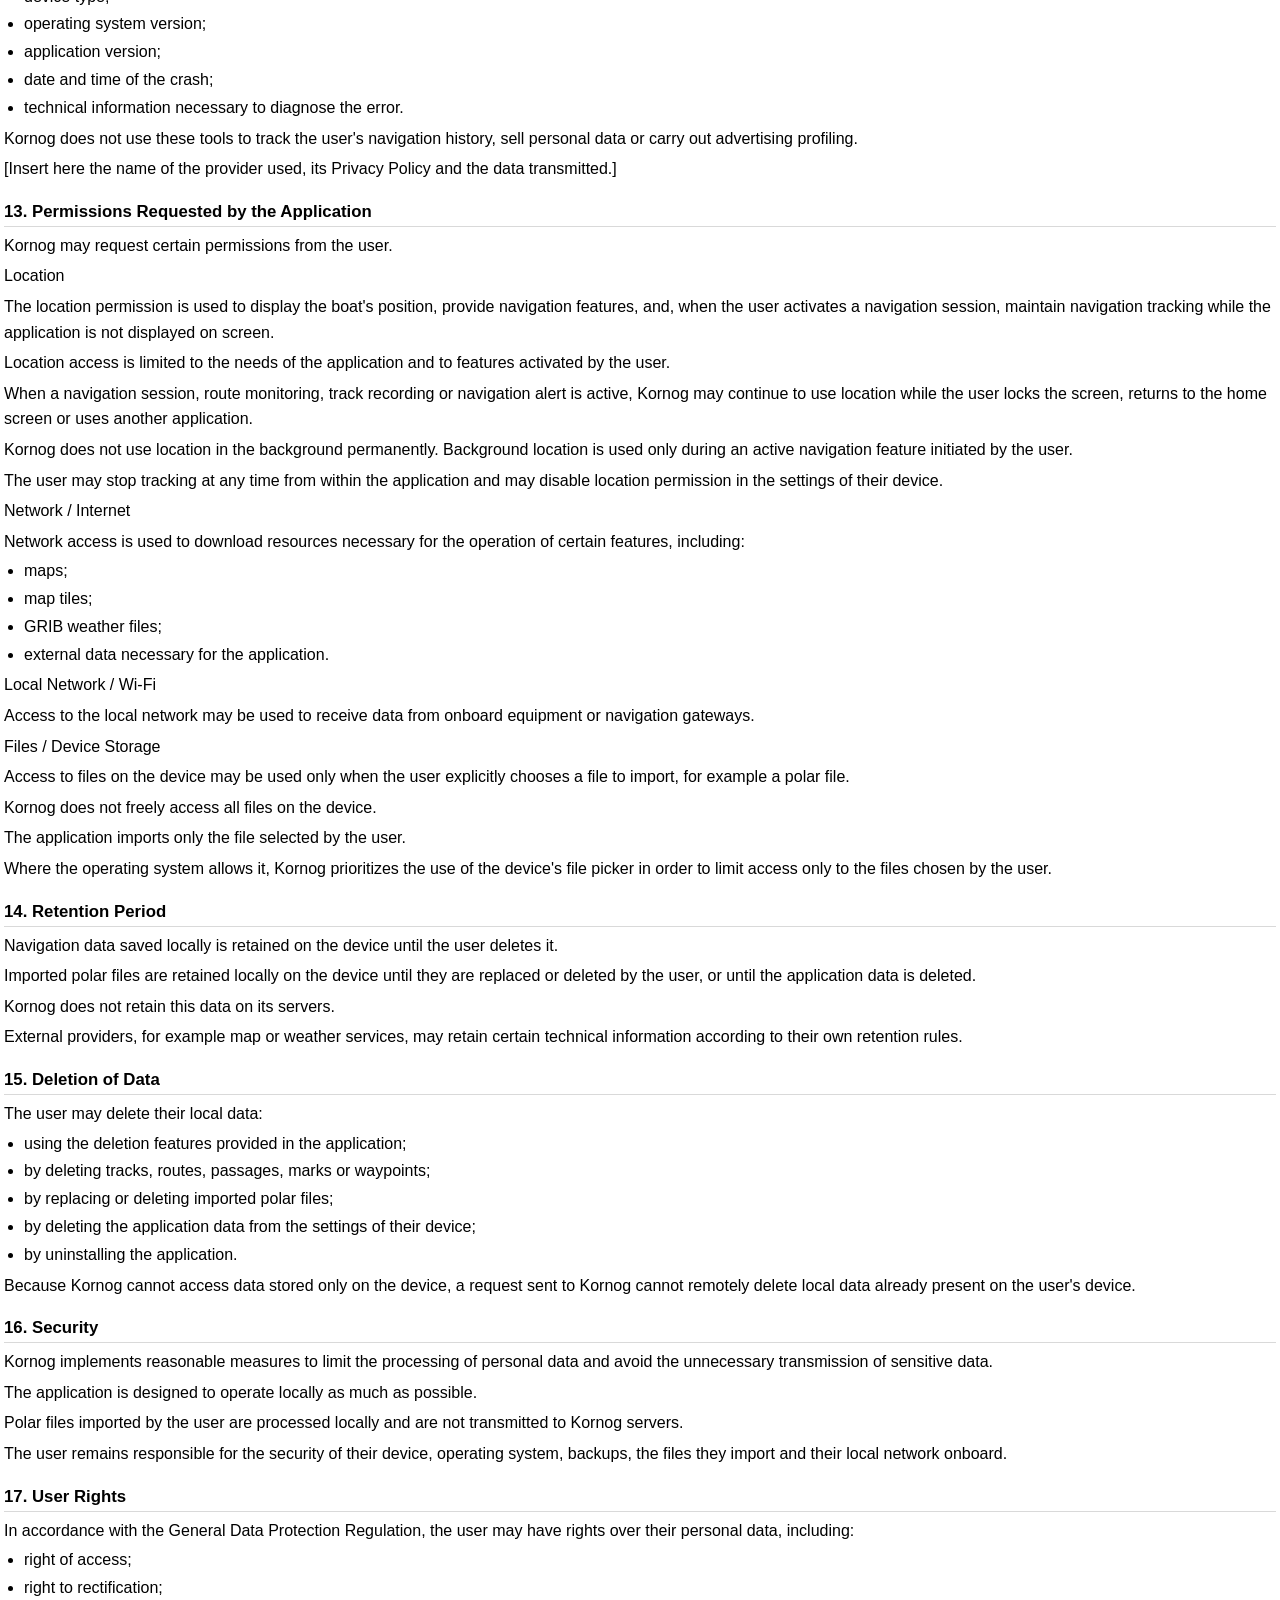
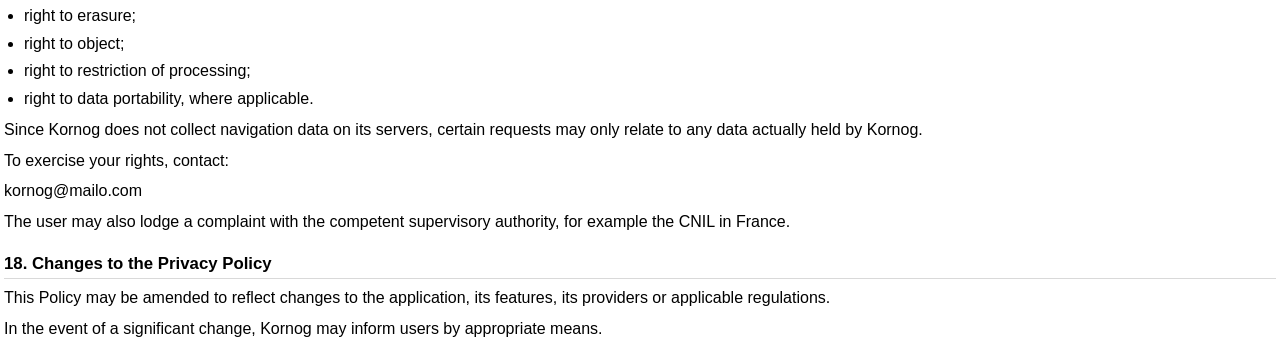
<file: assets/legal/EN/kornog_privacy_policy_en.html>
<!DOCTYPE html>
<html lang="en">
<head>
<meta charset="UTF-8">
<meta name="viewport" content="width=device-width, initial-scale=1">
<style>
  body { font-family: sans-serif; margin: 0; padding: 0 4px; }
  h1 { font-size: 1.25em; font-weight: bold; margin: 12px 0 2px; }
  h2 { font-size: 1.05em; font-weight: bold; margin: 20px 0 6px;
        border-bottom: 1px solid rgba(128,128,128,0.3); padding-bottom: 4px; }
  h3 { font-size: 0.95em; font-weight: bold; margin: 14px 0 4px; }
  p { margin: 5px 0; line-height: 1.6; }
  p.meta { font-size: 0.85em; opacity: 0.6; margin-bottom: 12px; }
  ul { padding-left: 20px; margin: 5px 0; }
  li { margin: 3px 0; line-height: 1.55; }
  a { color: #1976D2; }
  strong { font-weight: 600; }
</style>
</head>
<body>
<h1>Kornog Privacy Policy</h1>
<p class="meta">Last updated: 1 June 2025</p>
<p>Kornog is a navigation assistance application intended for recreational boaters and sailing boat users.</p>
<p>This Privacy Policy explains which data may be used by the application, for what purpose, where it is stored, and what rights the user has.</p>
<p>Kornog has been designed according to a simple principle: navigation data should remain on the user&#x27;s device as much as possible.</p>
<p>Kornog does not create a user account specific to the application, does not collect email addresses, does not collect payment data, and does not transmit navigation history to Kornog servers.</p>
<h2>1. Data Controller</h2>
<p>The data controller is:</p>
<p>MOQUET Félicien</p>
<p>kornog@mailo.com</p>
<p>FRANCE</p>
<p>For any question relating to the protection of personal data, you may contact us at the following address:</p>
<p>kornog@mailo.com</p>
<h2>2. Data Used by the Application</h2>
<p>Kornog may use certain data necessary for its operation, including:</p>
<ul>
<li>the device&#x27;s GPS position;</li>
<li>navigation data displayed or generated in the application;</li>
<li>routes, passages, tracks, marks or waypoints created by the user;</li>
<li>associated navigation settings;</li>
<li>data from locally connected equipment, for example via a NMEA network or a local Wi-Fi network;</li>
<li>data from local sensors, onboard instruments or compatible gateways;</li>
<li>boat polar files imported by the user from the storage of their device;</li>
<li>data necessary for downloading GRIB weather files;</li>
<li>data necessary for displaying maps or map tiles.</li>
</ul>
<p>This data is used to provide Kornog&#x27;s main features: displaying the boat&#x27;s position, viewing maps, preparing navigation, route monitoring, using weather data, calculations related to sailing boat performance, and decision support.</p>
<p>As far as possible, this data is processed locally on the user&#x27;s device.</p>
<h2>3. GPS Position</h2>
<p>Kornog uses the device&#x27;s GPS position in order to display the boat&#x27;s position on the map and provide useful navigation information.</p>
<p>The GPS position is processed locally on the user&#x27;s device.</p>
<p>Kornog does not transmit the GPS position to Kornog servers.</p>
<p>When the user activates a navigation session, route monitoring, track recording or a navigation alert, Kornog may continue to use the device&#x27;s position when the application is not displayed on screen.</p>
<p>This may occur when the user locks the screen, returns to the home screen or uses another application while a navigation session is in progress.</p>
<p>This use makes it possible to maintain tracking of the boat&#x27;s position, record the navigation track and provide the alerts required for the active session to function.</p>
<p>Kornog does not use background location permanently. Background location is used only during a user-activated navigation feature that requires continuous tracking.</p>
<p>The user may stop tracking at any time from within the application. The user may also disable location permission in the settings of their device.</p>
<p>When certain features require external data to be downloaded, for example maps or weather files, the application may make network requests. These requests may indirectly reveal a requested geographical area to the external provider concerned, for example when a map is loaded around the displayed position or when a weather area is selected.</p>
<h2>4. Navigation History, Tracks, Routes and Passages</h2>
<p>Kornog may allow the user to create, display or locally save navigation items, including:</p>
<ul>
<li>routes;</li>
<li>passages;</li>
<li>tracks;</li>
<li>waypoints;</li>
<li>marks or navigation points;</li>
<li>associated navigation settings.</li>
</ul>
<p>This information is stored locally on the user&#x27;s device.</p>
<p>Kornog does not have access to this information and does not synchronize it with a remote server.</p>
<p>The user may delete this data using the features provided in the application or by deleting the application data from the settings of their device.</p>
<h2>5. NMEA, AIS or Local Sensor Data</h2>
<p>Kornog may receive and display data from equipment present onboard, for example via a local network, Wi-Fi, UDP, NMEA 0183, NMEA 2000 or another compatible gateway.</p>
<p>Depending on the connected equipment, this data may include:</p>
<ul>
<li>position;</li>
<li>heading;</li>
<li>speed;</li>
<li>wind;</li>
<li>depth;</li>
<li>AIS data;</li>
<li>information from onboard instruments.</li>
</ul>
<p>This data is used locally for navigation display and calculations.</p>
<p>Kornog does not transmit this data to Kornog servers.</p>
<p>The reliability of this data depends on the connected equipment, its configuration, the quality of the local network and reception conditions.</p>
<h2>6. Boat Polar Files Imported by the User</h2>
<p>Kornog may allow the user to import a boat polar file from the storage of their device.</p>
<p>These files may contain sailing boat performance data, for example theoretical speeds depending on wind angle and wind strength, or other information useful for navigation calculations and decision support.</p>
<p>The polar file is voluntarily selected by the user using the file picker of their device.</p>
<p>Kornog does not freely access all files on the device. The application uses only the file explicitly selected by the user for import.</p>
<p>Imported polar data is processed locally on the user&#x27;s device.</p>
<p>Kornog does not transmit polar files to Kornog servers.</p>
<p>When a new polar file is imported, it may replace the polar data previously saved in the application.</p>
<p>The user is responsible for the accuracy, consistency and suitability of the imported polar file for their actual boat.</p>
<p>Kornog does not guarantee that the data contained in an imported polar file is accurate, complete or suitable for real navigation conditions.</p>
<p>The user may delete this data by using the features provided in the application, by deleting the application data from the settings of their device, or by uninstalling the application.</p>
<h2>7. Downloading GRIB Weather Files</h2>
<p>Kornog may allow the download of weather or oceanographic data in GRIB format or an equivalent format from the NOAA CoastWatch ERDDAP service.</p>
<p>Provider used:</p>
<p>NOAA CoastWatch ERDDAP — Environmental Research Division / NOAA Fisheries / Southwest Fisheries Science Center.</p>
<p>Service used:</p>
<p><a href="https://coastwatch.pfeg.noaa.gov/erddap">https://coastwatch.pfeg.noaa.gov/erddap</a></p>
<p>When a user downloads weather or oceanographic data, the application contacts the provider&#x27;s servers in order to retrieve the requested data.</p>
<p>This request may contain technical information necessary for the service to operate, including:</p>
<ul>
<li>the user&#x27;s IP address;</li>
<li>the date and time of the request;</li>
<li>the requested geographical area;</li>
<li>download parameters;</li>
<li>technical information necessary for the operation of the API.</li>
</ul>
<p>Kornog does not receive this data on its own servers and does not associate it with a user account.</p>
<p>The external provider may process certain information in accordance with its own Privacy Policy.</p>
<p>The applicable Privacy Policy is available at the following addresses:</p>
<p><a href="https://coastwatch.pfeg.noaa.gov/erddap/legal.html#privacyPolicy">https://coastwatch.pfeg.noaa.gov/erddap/legal.html#privacyPolicy</a></p>
<p><a href="https://www.noaa.gov/protecting-your-privacy">https://www.noaa.gov/protecting-your-privacy</a></p>
<p>The legal notices and disclaimers for the ERDDAP service are available at the following address:</p>
<p><a href="https://coastwatch.pfeg.noaa.gov/erddap/legal.html">https://coastwatch.pfeg.noaa.gov/erddap/legal.html</a></p>
<p>Certain data accessible via ERDDAP may be subject to licenses, limitations or usage restrictions specific to each dataset.</p>
<p>The user and Kornog must refer to the metadata of the relevant dataset, in particular to the “license” field where available.</p>
<h2>8. Maps and Map Data</h2>
<p>Kornog may display maps or map data from external services, including OpenSeaMap, OpenStreetMap or other map providers.</p>
<p>When maps are loaded, the application may contact external servers in order to download the tiles or data required for display.</p>
<p>These services may receive technical information, including:</p>
<ul>
<li>IP address;</li>
<li>date and time of the request;</li>
<li>requested map tiles;</li>
<li>approximate geographical area displayed;</li>
<li>technical information related to the device or the application.</li>
</ul>
<p>Kornog does not receive this information from these services, unless otherwise stated.</p>
<p>OpenStreetMap data requires appropriate attribution. OpenStreetMap states that its data is provided by OpenStreetMap and its contributors under an open license, with attribution.</p>
<p>Attribution to be displayed in the application:</p>
<p>© OpenStreetMap contributors</p>
<p>© OpenSeaMap contributors, where applicable</p>
<p>Map provider used:</p>
<p>OpenStreetMap / OpenSeaMap</p>
<p>Service used:</p>
<p>OpenStreetMap for general map data.</p>
<p>OpenSeaMap for nautical data and layers when they are displayed in the application.</p>
<p>Link to terms of use / usage policy:</p>
<p>OpenStreetMap — Tile Usage Policy:</p>
<p><a href="https://operations.osmfoundation.org/policies/tiles/">https://operations.osmfoundation.org/policies/tiles/</a></p>
<p>OpenStreetMap — License and attribution:</p>
<p><a href="https://osmfoundation.org/wiki/Licence/Attribution_Guidelines">https://osmfoundation.org/wiki/Licence/Attribution_Guidelines</a></p>
<p>OpenSeaMap — project website:</p>
<p><a href="https://www.openseamap.org/">https://www.openseamap.org/</a></p>
<p>Link to the Privacy Policy:</p>
<p>OpenStreetMap Foundation — Privacy Policy:</p>
<p><a href="https://osmfoundation.org/wiki/Privacy_Policy">https://osmfoundation.org/wiki/Privacy_Policy</a></p>
<h2>9. User Account</h2>
<p>Kornog does not provide a user account specific to the application.</p>
<p>The application does not directly collect:</p>
<ul>
<li>first name;</li>
<li>last name;</li>
<li>email address;</li>
<li>password;</li>
<li>phone number;</li>
<li>customer identifier.</li>
</ul>
<p>If the application is downloaded via Google Play, the App Store or another application store, certain information may be processed by the relevant platform, according to its own terms and its own Privacy Policy.</p>
<p>Kornog does not have access to all data managed by these platforms.</p>
<h2>10. Payments</h2>
<p>Kornog does not directly collect payment data.</p>
<p>If purchases, subscriptions or licenses are offered via Google Play, the App Store or another platform, payment is handled by the relevant platform.</p>
<p>Kornog does not receive the user&#x27;s full bank card information.</p>
<h2>11. No Sale of Data</h2>
<p>Kornog does not sell users&#x27; personal data.</p>
<p>Kornog does not carry out advertising profiling based on GPS position, navigation history, polar files or navigation data.</p>
<p>Kornog does not transmit navigation data to data brokers or advertising networks.</p>
<h2>12. Statistics, Analytics and Crash Reports</h2>
<p>As of the date of this Policy, Kornog [choose the correct option]:</p>
<p>Option A — if no external tool is used:</p>
<p>Kornog does not use any external audience analytics or crash reporting tool that transmits personal data to a third-party service.</p>
<p>Option B — if an external tool is used:</p>
<p>Kornog may use technical analytics or crash reporting tools in order to improve the stability, security and quality of the application.</p>
<p>These tools may process certain technical information, for example:</p>
<ul>
<li>device type;</li>
<li>operating system version;</li>
<li>application version;</li>
<li>date and time of the crash;</li>
<li>technical information necessary to diagnose the error.</li>
</ul>
<p>Kornog does not use these tools to track the user&#x27;s navigation history, sell personal data or carry out advertising profiling.</p>
<p>[Insert here the name of the provider used, its Privacy Policy and the data transmitted.]</p>
<h2>13. Permissions Requested by the Application</h2>
<p>Kornog may request certain permissions from the user.</p>
<p>Location</p>
<p>The location permission is used to display the boat&#x27;s position, provide navigation features, and, when the user activates a navigation session, maintain navigation tracking while the application is not displayed on screen.</p>
<p>Location access is limited to the needs of the application and to features activated by the user.</p>
<p>When a navigation session, route monitoring, track recording or navigation alert is active, Kornog may continue to use location while the user locks the screen, returns to the home screen or uses another application.</p>
<p>Kornog does not use location in the background permanently. Background location is used only during an active navigation feature initiated by the user.</p>
<p>The user may stop tracking at any time from within the application and may disable location permission in the settings of their device.</p>
<p>Network / Internet</p>
<p>Network access is used to download resources necessary for the operation of certain features, including:</p>
<ul>
<li>maps;</li>
<li>map tiles;</li>
<li>GRIB weather files;</li>
<li>external data necessary for the application.</li>
</ul>
<p>Local Network / Wi-Fi</p>
<p>Access to the local network may be used to receive data from onboard equipment or navigation gateways.</p>
<p>Files / Device Storage</p>
<p>Access to files on the device may be used only when the user explicitly chooses a file to import, for example a polar file.</p>
<p>Kornog does not freely access all files on the device.</p>
<p>The application imports only the file selected by the user.</p>
<p>Where the operating system allows it, Kornog prioritizes the use of the device&#x27;s file picker in order to limit access only to the files chosen by the user.</p>
<h2>14. Retention Period</h2>
<p>Navigation data saved locally is retained on the device until the user deletes it.</p>
<p>Imported polar files are retained locally on the device until they are replaced or deleted by the user, or until the application data is deleted.</p>
<p>Kornog does not retain this data on its servers.</p>
<p>External providers, for example map or weather services, may retain certain technical information according to their own retention rules.</p>
<h2>15. Deletion of Data</h2>
<p>The user may delete their local data:</p>
<ul>
<li>using the deletion features provided in the application;</li>
<li>by deleting tracks, routes, passages, marks or waypoints;</li>
<li>by replacing or deleting imported polar files;</li>
<li>by deleting the application data from the settings of their device;</li>
<li>by uninstalling the application.</li>
</ul>
<p>Because Kornog cannot access data stored only on the device, a request sent to Kornog cannot remotely delete local data already present on the user&#x27;s device.</p>
<h2>16. Security</h2>
<p>Kornog implements reasonable measures to limit the processing of personal data and avoid the unnecessary transmission of sensitive data.</p>
<p>The application is designed to operate locally as much as possible.</p>
<p>Polar files imported by the user are processed locally and are not transmitted to Kornog servers.</p>
<p>The user remains responsible for the security of their device, operating system, backups, the files they import and their local network onboard.</p>
<h2>17. User Rights</h2>
<p>In accordance with the General Data Protection Regulation, the user may have rights over their personal data, including:</p>
<ul>
<li>right of access;</li>
<li>right to rectification;</li>
<li>right to erasure;</li>
<li>right to object;</li>
<li>right to restriction of processing;</li>
<li>right to data portability, where applicable.</li>
</ul>
<p>Since Kornog does not collect navigation data on its servers, certain requests may only relate to any data actually held by Kornog.</p>
<p>To exercise your rights, contact:</p>
<p>kornog@mailo.com</p>
<p>The user may also lodge a complaint with the competent supervisory authority, for example the CNIL in France.</p>
<h2>18. Changes to the Privacy Policy</h2>
<p>This Policy may be amended to reflect changes to the application, its features, its providers or applicable regulations.</p>
<p>In the event of a significant change, Kornog may inform users by appropriate means.</p>
</body>
</html>
</file>
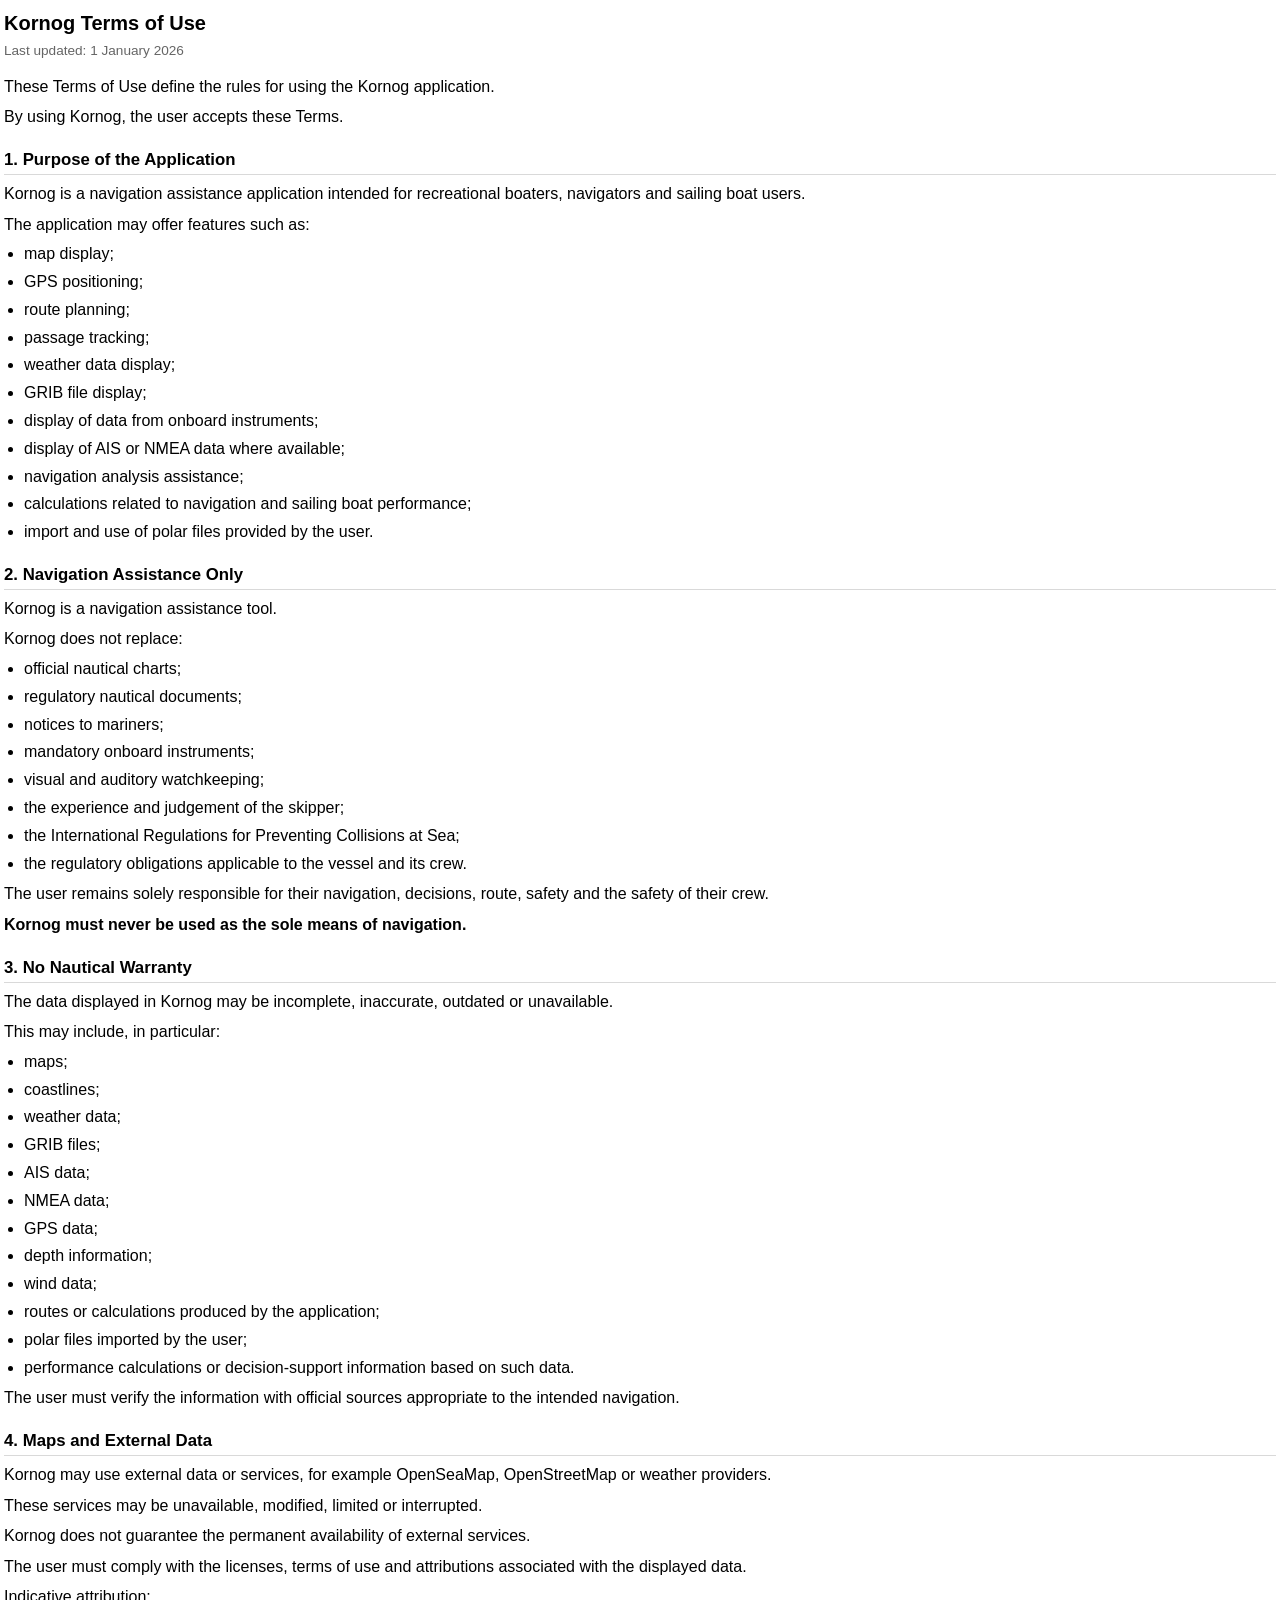
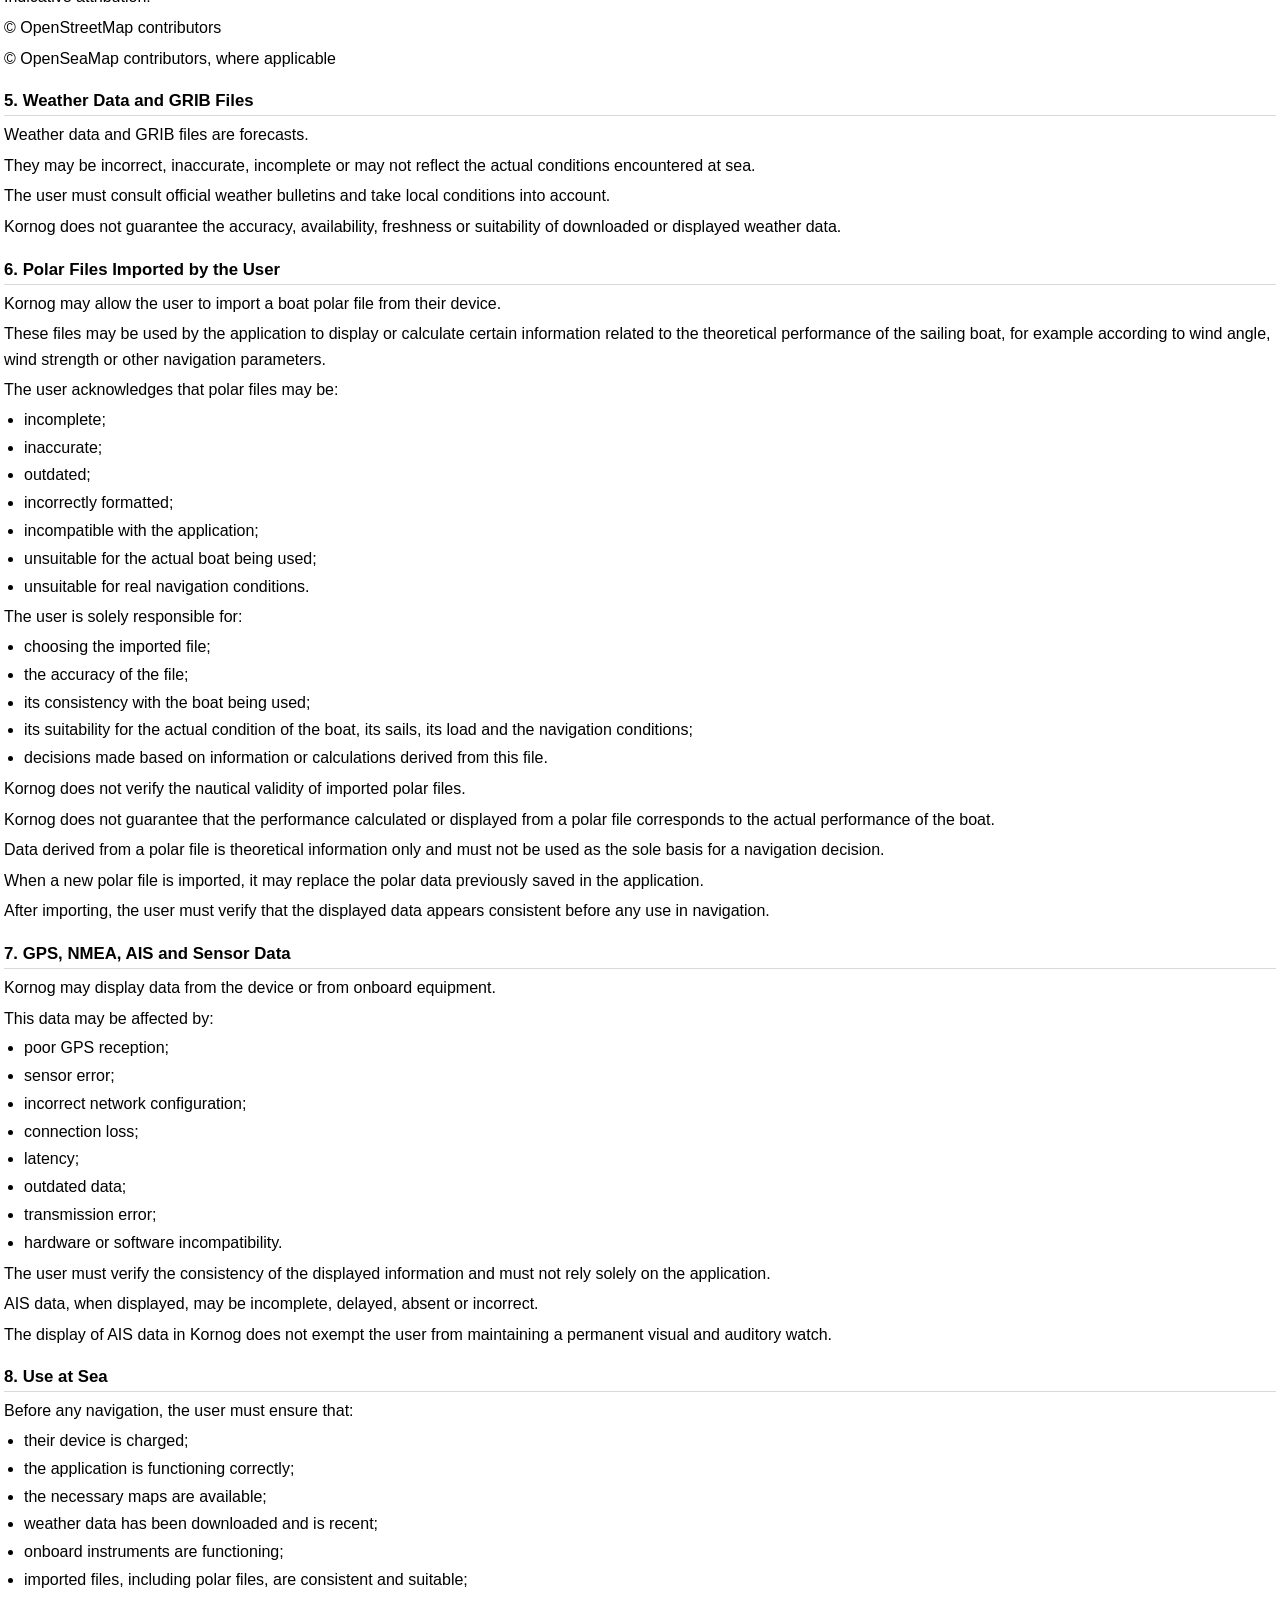
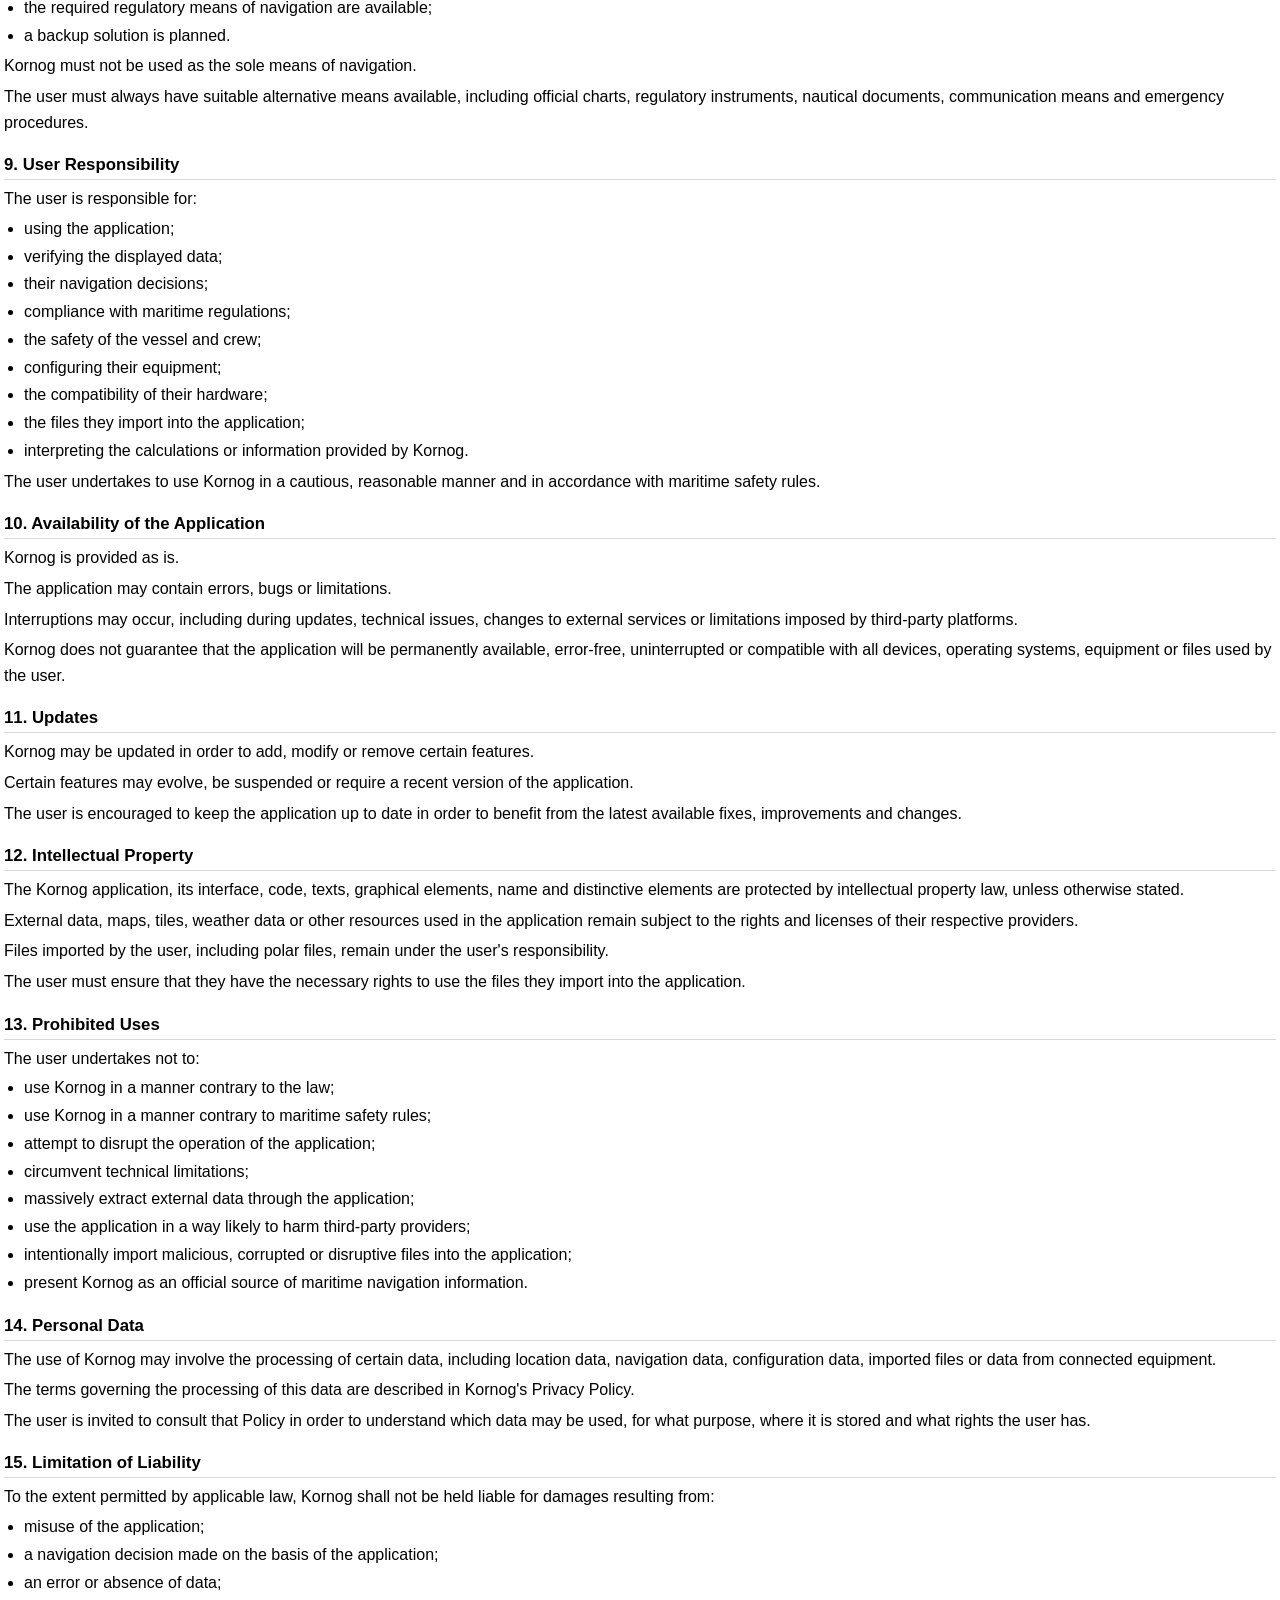
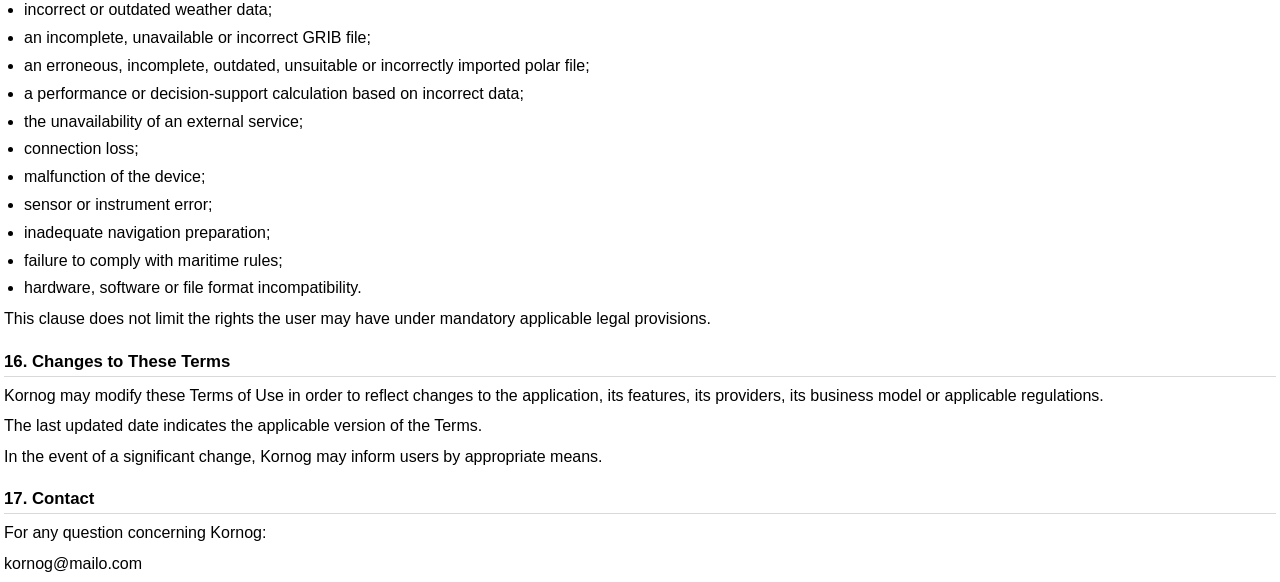
<file: assets/legal/EN/kornog_terms_of_use_en.html>
<!DOCTYPE html>
<html lang="en">
<head>
<meta charset="UTF-8">
<meta name="viewport" content="width=device-width, initial-scale=1">
<style>
  body { font-family: sans-serif; margin: 0; padding: 0 4px; }
  h1 { font-size: 1.25em; font-weight: bold; margin: 12px 0 2px; }
  h2 { font-size: 1.05em; font-weight: bold; margin: 20px 0 6px;
        border-bottom: 1px solid rgba(128,128,128,0.3); padding-bottom: 4px; }
  h3 { font-size: 0.95em; font-weight: bold; margin: 14px 0 4px; }
  p { margin: 5px 0; line-height: 1.6; }
  p.meta { font-size: 0.85em; opacity: 0.6; margin-bottom: 12px; }
  ul { padding-left: 20px; margin: 5px 0; }
  li { margin: 3px 0; line-height: 1.55; }
  a { color: #1976D2; }
  strong { font-weight: 600; }
</style>
</head>
<body>
<h1>Kornog Terms of Use</h1>
<p class="meta">Last updated: 1 January 2026</p>
<p>These Terms of Use define the rules for using the Kornog application.</p>
<p>By using Kornog, the user accepts these Terms.</p>
<h2>1. Purpose of the Application</h2>
<p>Kornog is a navigation assistance application intended for recreational boaters, navigators and sailing boat users.</p>
<p>The application may offer features such as:</p>
<ul>
<li>map display;</li>
<li>GPS positioning;</li>
<li>route planning;</li>
<li>passage tracking;</li>
<li>weather data display;</li>
<li>GRIB file display;</li>
<li>display of data from onboard instruments;</li>
<li>display of AIS or NMEA data where available;</li>
<li>navigation analysis assistance;</li>
<li>calculations related to navigation and sailing boat performance;</li>
<li>import and use of polar files provided by the user.</li>
</ul>
<h2>2. Navigation Assistance Only</h2>
<p>Kornog is a navigation assistance tool.</p>
<p>Kornog does not replace:</p>
<ul>
<li>official nautical charts;</li>
<li>regulatory nautical documents;</li>
<li>notices to mariners;</li>
<li>mandatory onboard instruments;</li>
<li>visual and auditory watchkeeping;</li>
<li>the experience and judgement of the skipper;</li>
<li>the International Regulations for Preventing Collisions at Sea;</li>
<li>the regulatory obligations applicable to the vessel and its crew.</li>
</ul>
<p>The user remains solely responsible for their navigation, decisions, route, safety and the safety of their crew.</p>
<p><strong>Kornog must never be used as the sole means of navigation.</strong></p>
<h2>3. No Nautical Warranty</h2>
<p>The data displayed in Kornog may be incomplete, inaccurate, outdated or unavailable.</p>
<p>This may include, in particular:</p>
<ul>
<li>maps;</li>
<li>coastlines;</li>
<li>weather data;</li>
<li>GRIB files;</li>
<li>AIS data;</li>
<li>NMEA data;</li>
<li>GPS data;</li>
<li>depth information;</li>
<li>wind data;</li>
<li>routes or calculations produced by the application;</li>
<li>polar files imported by the user;</li>
<li>performance calculations or decision-support information based on such data.</li>
</ul>
<p>The user must verify the information with official sources appropriate to the intended navigation.</p>
<h2>4. Maps and External Data</h2>
<p>Kornog may use external data or services, for example OpenSeaMap, OpenStreetMap or weather providers.</p>
<p>These services may be unavailable, modified, limited or interrupted.</p>
<p>Kornog does not guarantee the permanent availability of external services.</p>
<p>The user must comply with the licenses, terms of use and attributions associated with the displayed data.</p>
<p>Indicative attribution:</p>
<p>© OpenStreetMap contributors</p>
<p>© OpenSeaMap contributors, where applicable</p>
<h2>5. Weather Data and GRIB Files</h2>
<p>Weather data and GRIB files are forecasts.</p>
<p>They may be incorrect, inaccurate, incomplete or may not reflect the actual conditions encountered at sea.</p>
<p>The user must consult official weather bulletins and take local conditions into account.</p>
<p>Kornog does not guarantee the accuracy, availability, freshness or suitability of downloaded or displayed weather data.</p>
<h2>6. Polar Files Imported by the User</h2>
<p>Kornog may allow the user to import a boat polar file from their device.</p>
<p>These files may be used by the application to display or calculate certain information related to the theoretical performance of the sailing boat, for example according to wind angle, wind strength or other navigation parameters.</p>
<p>The user acknowledges that polar files may be:</p>
<ul>
<li>incomplete;</li>
<li>inaccurate;</li>
<li>outdated;</li>
<li>incorrectly formatted;</li>
<li>incompatible with the application;</li>
<li>unsuitable for the actual boat being used;</li>
<li>unsuitable for real navigation conditions.</li>
</ul>
<p>The user is solely responsible for:</p>
<ul>
<li>choosing the imported file;</li>
<li>the accuracy of the file;</li>
<li>its consistency with the boat being used;</li>
<li>its suitability for the actual condition of the boat, its sails, its load and the navigation conditions;</li>
<li>decisions made based on information or calculations derived from this file.</li>
</ul>
<p>Kornog does not verify the nautical validity of imported polar files.</p>
<p>Kornog does not guarantee that the performance calculated or displayed from a polar file corresponds to the actual performance of the boat.</p>
<p>Data derived from a polar file is theoretical information only and must not be used as the sole basis for a navigation decision.</p>
<p>When a new polar file is imported, it may replace the polar data previously saved in the application.</p>
<p>After importing, the user must verify that the displayed data appears consistent before any use in navigation.</p>
<h2>7. GPS, NMEA, AIS and Sensor Data</h2>
<p>Kornog may display data from the device or from onboard equipment.</p>
<p>This data may be affected by:</p>
<ul>
<li>poor GPS reception;</li>
<li>sensor error;</li>
<li>incorrect network configuration;</li>
<li>connection loss;</li>
<li>latency;</li>
<li>outdated data;</li>
<li>transmission error;</li>
<li>hardware or software incompatibility.</li>
</ul>
<p>The user must verify the consistency of the displayed information and must not rely solely on the application.</p>
<p>AIS data, when displayed, may be incomplete, delayed, absent or incorrect.</p>
<p>The display of AIS data in Kornog does not exempt the user from maintaining a permanent visual and auditory watch.</p>
<h2>8. Use at Sea</h2>
<p>Before any navigation, the user must ensure that:</p>
<ul>
<li>their device is charged;</li>
<li>the application is functioning correctly;</li>
<li>the necessary maps are available;</li>
<li>weather data has been downloaded and is recent;</li>
<li>onboard instruments are functioning;</li>
<li>imported files, including polar files, are consistent and suitable;</li>
<li>the required regulatory means of navigation are available;</li>
<li>a backup solution is planned.</li>
</ul>
<p>Kornog must not be used as the sole means of navigation.</p>
<p>The user must always have suitable alternative means available, including official charts, regulatory instruments, nautical documents, communication means and emergency procedures.</p>
<h2>9. User Responsibility</h2>
<p>The user is responsible for:</p>
<ul>
<li>using the application;</li>
<li>verifying the displayed data;</li>
<li>their navigation decisions;</li>
<li>compliance with maritime regulations;</li>
<li>the safety of the vessel and crew;</li>
<li>configuring their equipment;</li>
<li>the compatibility of their hardware;</li>
<li>the files they import into the application;</li>
<li>interpreting the calculations or information provided by Kornog.</li>
</ul>
<p>The user undertakes to use Kornog in a cautious, reasonable manner and in accordance with maritime safety rules.</p>
<h2>10. Availability of the Application</h2>
<p>Kornog is provided as is.</p>
<p>The application may contain errors, bugs or limitations.</p>
<p>Interruptions may occur, including during updates, technical issues, changes to external services or limitations imposed by third-party platforms.</p>
<p>Kornog does not guarantee that the application will be permanently available, error-free, uninterrupted or compatible with all devices, operating systems, equipment or files used by the user.</p>
<h2>11. Updates</h2>
<p>Kornog may be updated in order to add, modify or remove certain features.</p>
<p>Certain features may evolve, be suspended or require a recent version of the application.</p>
<p>The user is encouraged to keep the application up to date in order to benefit from the latest available fixes, improvements and changes.</p>
<h2>12. Intellectual Property</h2>
<p>The Kornog application, its interface, code, texts, graphical elements, name and distinctive elements are protected by intellectual property law, unless otherwise stated.</p>
<p>External data, maps, tiles, weather data or other resources used in the application remain subject to the rights and licenses of their respective providers.</p>
<p>Files imported by the user, including polar files, remain under the user&#x27;s responsibility.</p>
<p>The user must ensure that they have the necessary rights to use the files they import into the application.</p>
<h2>13. Prohibited Uses</h2>
<p>The user undertakes not to:</p>
<ul>
<li>use Kornog in a manner contrary to the law;</li>
<li>use Kornog in a manner contrary to maritime safety rules;</li>
<li>attempt to disrupt the operation of the application;</li>
<li>circumvent technical limitations;</li>
<li>massively extract external data through the application;</li>
<li>use the application in a way likely to harm third-party providers;</li>
<li>intentionally import malicious, corrupted or disruptive files into the application;</li>
<li>present Kornog as an official source of maritime navigation information.</li>
</ul>
<h2>14. Personal Data</h2>
<p>The use of Kornog may involve the processing of certain data, including location data, navigation data, configuration data, imported files or data from connected equipment.</p>
<p>The terms governing the processing of this data are described in Kornog&#x27;s Privacy Policy.</p>
<p>The user is invited to consult that Policy in order to understand which data may be used, for what purpose, where it is stored and what rights the user has.</p>
<h2>15. Limitation of Liability</h2>
<p>To the extent permitted by applicable law, Kornog shall not be held liable for damages resulting from:</p>
<ul>
<li>misuse of the application;</li>
<li>a navigation decision made on the basis of the application;</li>
<li>an error or absence of data;</li>
<li>incorrect or outdated weather data;</li>
<li>an incomplete, unavailable or incorrect GRIB file;</li>
<li>an erroneous, incomplete, outdated, unsuitable or incorrectly imported polar file;</li>
<li>a performance or decision-support calculation based on incorrect data;</li>
<li>the unavailability of an external service;</li>
<li>connection loss;</li>
<li>malfunction of the device;</li>
<li>sensor or instrument error;</li>
<li>inadequate navigation preparation;</li>
<li>failure to comply with maritime rules;</li>
<li>hardware, software or file format incompatibility.</li>
</ul>
<p>This clause does not limit the rights the user may have under mandatory applicable legal provisions.</p>
<h2>16. Changes to These Terms</h2>
<p>Kornog may modify these Terms of Use in order to reflect changes to the application, its features, its providers, its business model or applicable regulations.</p>
<p>The last updated date indicates the applicable version of the Terms.</p>
<p>In the event of a significant change, Kornog may inform users by appropriate means.</p>
<h2>17. Contact</h2>
<p>For any question concerning Kornog:</p>
<p>kornog@mailo.com</p>
</body>
</html>
</file>
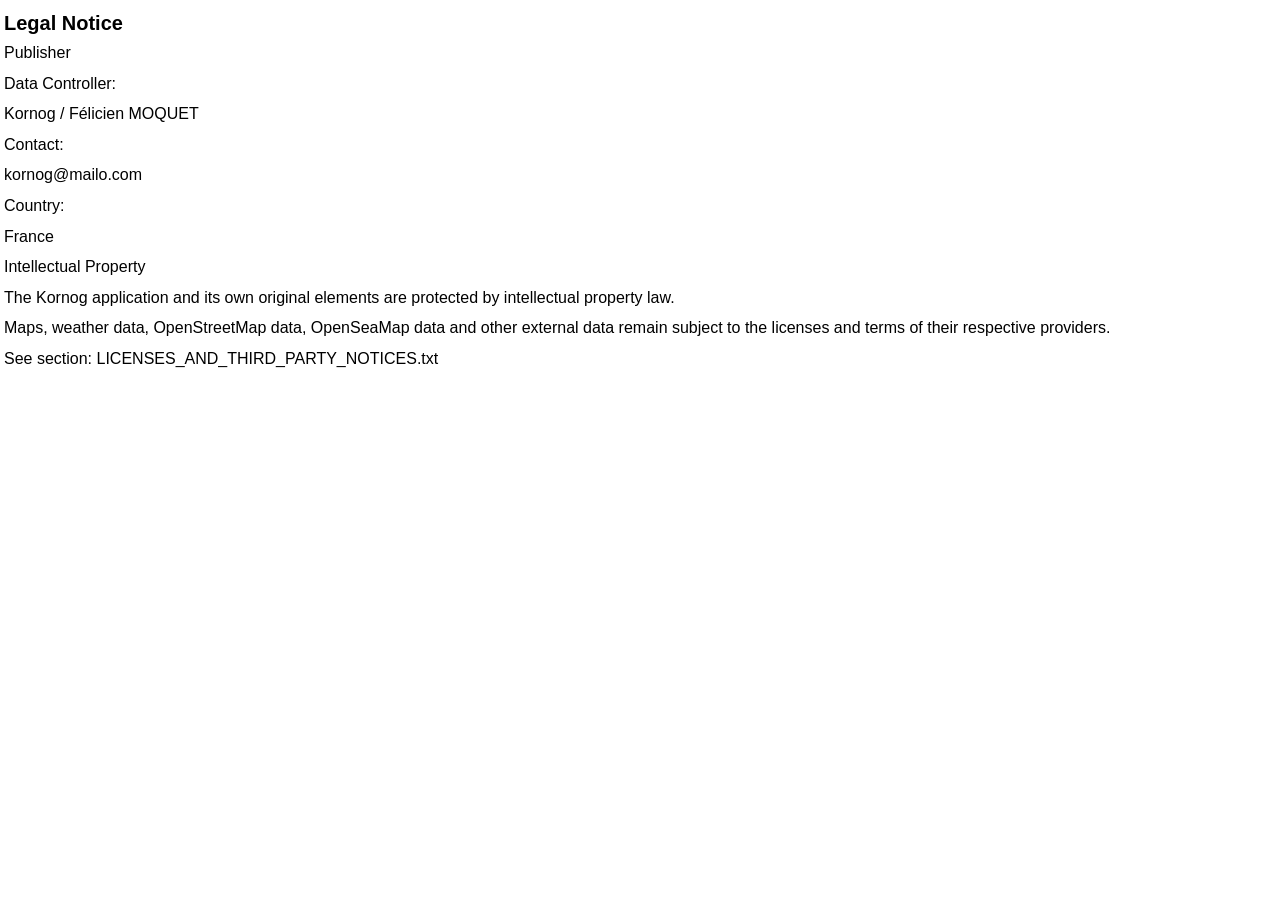
<file: assets/legal/EN/legal_notice.html>
<!DOCTYPE html>
<html lang="en">
<head>
<meta charset="UTF-8">
<meta name="viewport" content="width=device-width, initial-scale=1">
<style>
  body { font-family: sans-serif; margin: 0; padding: 0 4px; }
  h1 { font-size: 1.25em; font-weight: bold; margin: 12px 0 2px; }
  h2 { font-size: 1.05em; font-weight: bold; margin: 20px 0 6px;
        border-bottom: 1px solid rgba(128,128,128,0.3); padding-bottom: 4px; }
  h3 { font-size: 0.95em; font-weight: bold; margin: 14px 0 4px; }
  p { margin: 5px 0; line-height: 1.6; }
  p.meta { font-size: 0.85em; opacity: 0.6; margin-bottom: 12px; }
  ul { padding-left: 20px; margin: 5px 0; }
  li { margin: 3px 0; line-height: 1.55; }
  a { color: #1976D2; }
  strong { font-weight: 600; }
</style>
</head>
<body>
<h1>Legal Notice</h1>
<p>Publisher</p>
<p>Data Controller:</p>
<p>Kornog / Félicien MOQUET</p>
<p>Contact:</p>
<p>kornog@mailo.com</p>
<p>Country:</p>
<p>France</p>
<p>Intellectual Property</p>
<p>The Kornog application and its own original elements are protected by intellectual property law.</p>
<p>Maps, weather data, OpenStreetMap data, OpenSeaMap data and other external data remain subject to the licenses and terms of their respective providers.</p>
<p>See section: LICENSES_AND_THIRD_PARTY_NOTICES.txt</p>
</body>
</html>
</file>
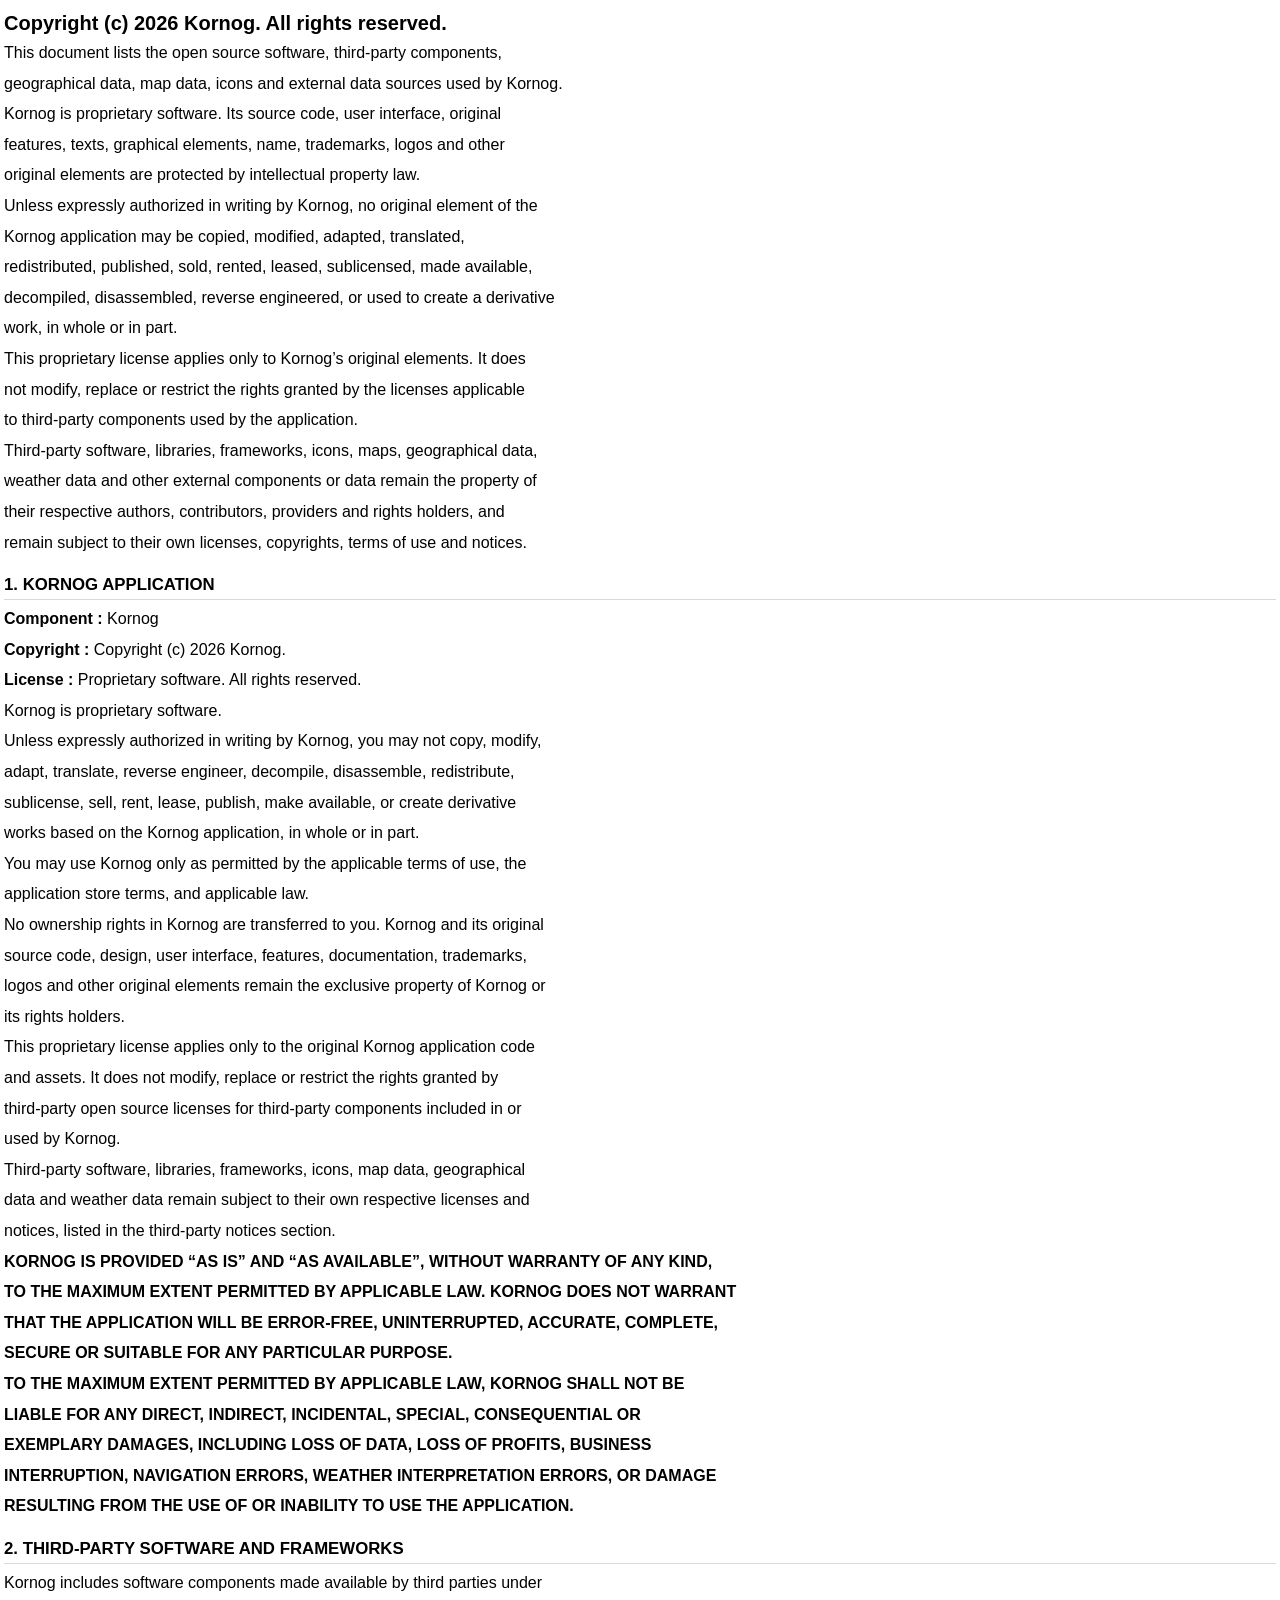
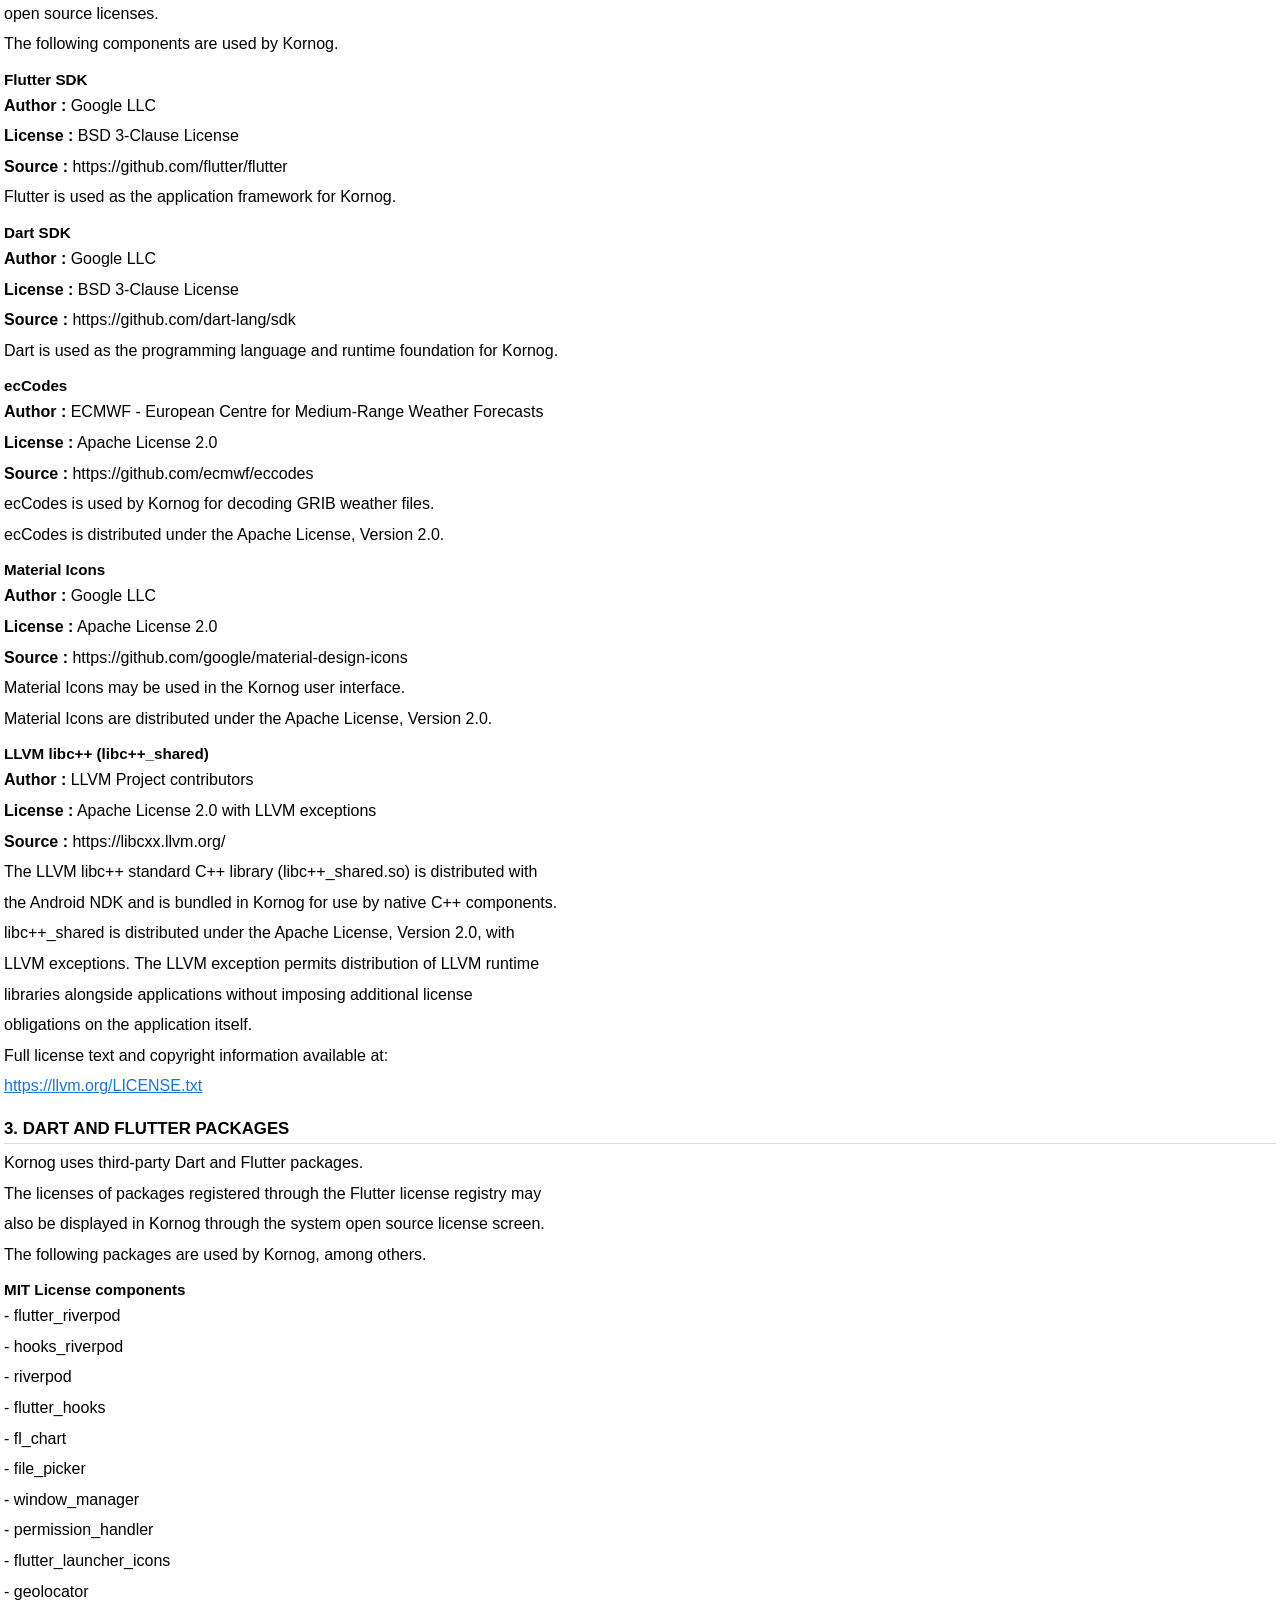
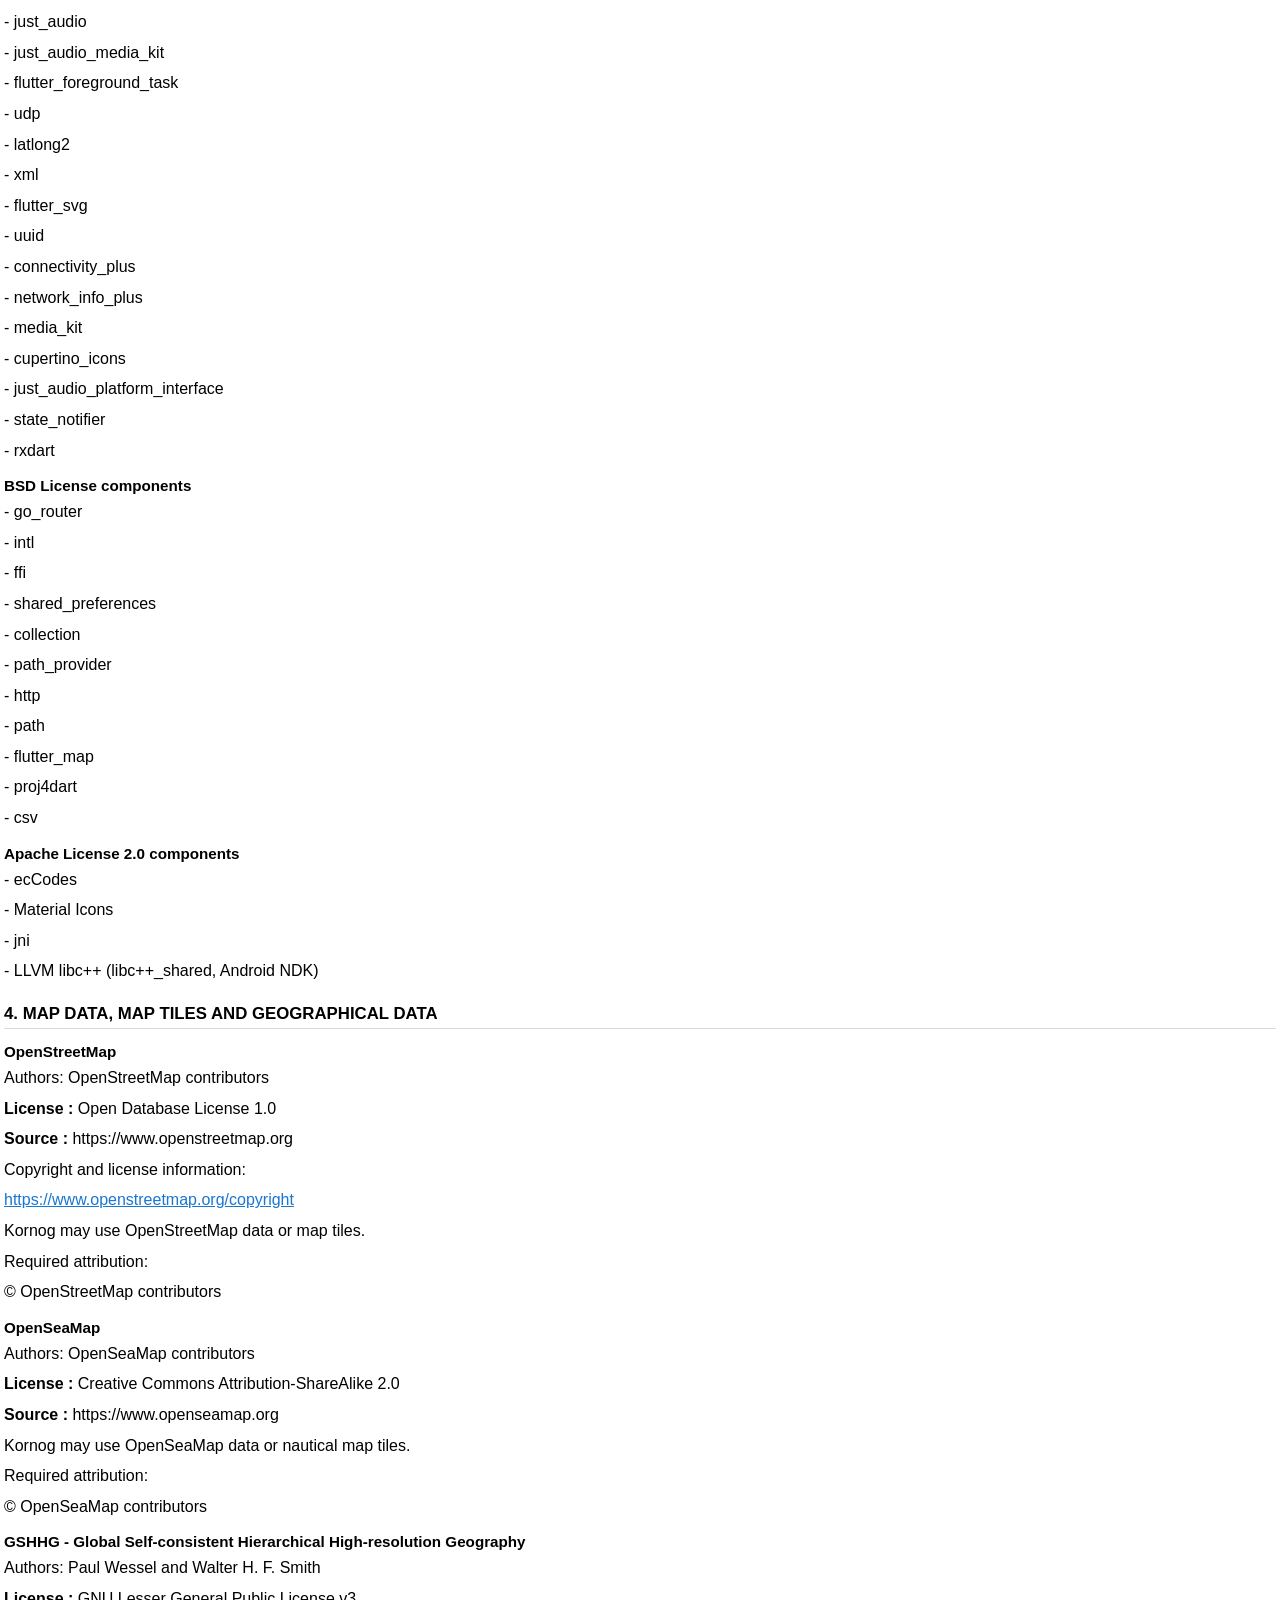
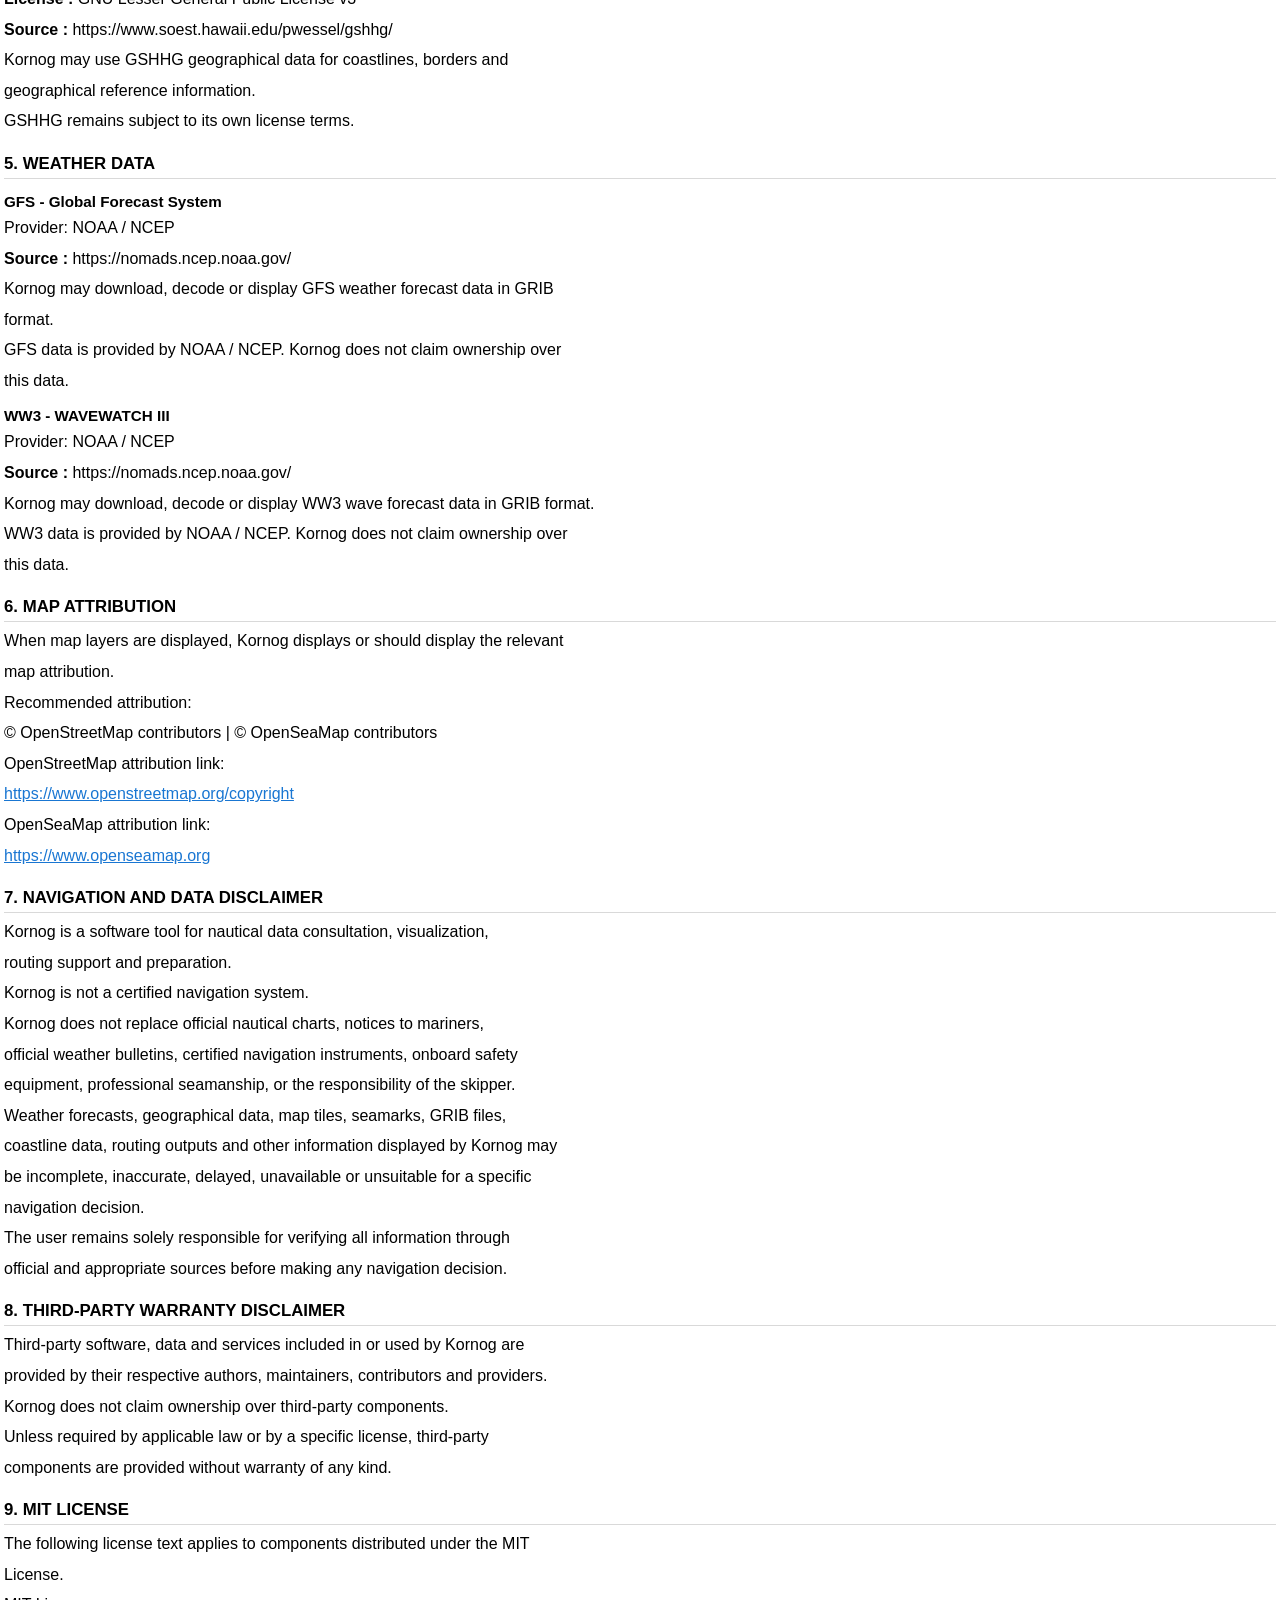
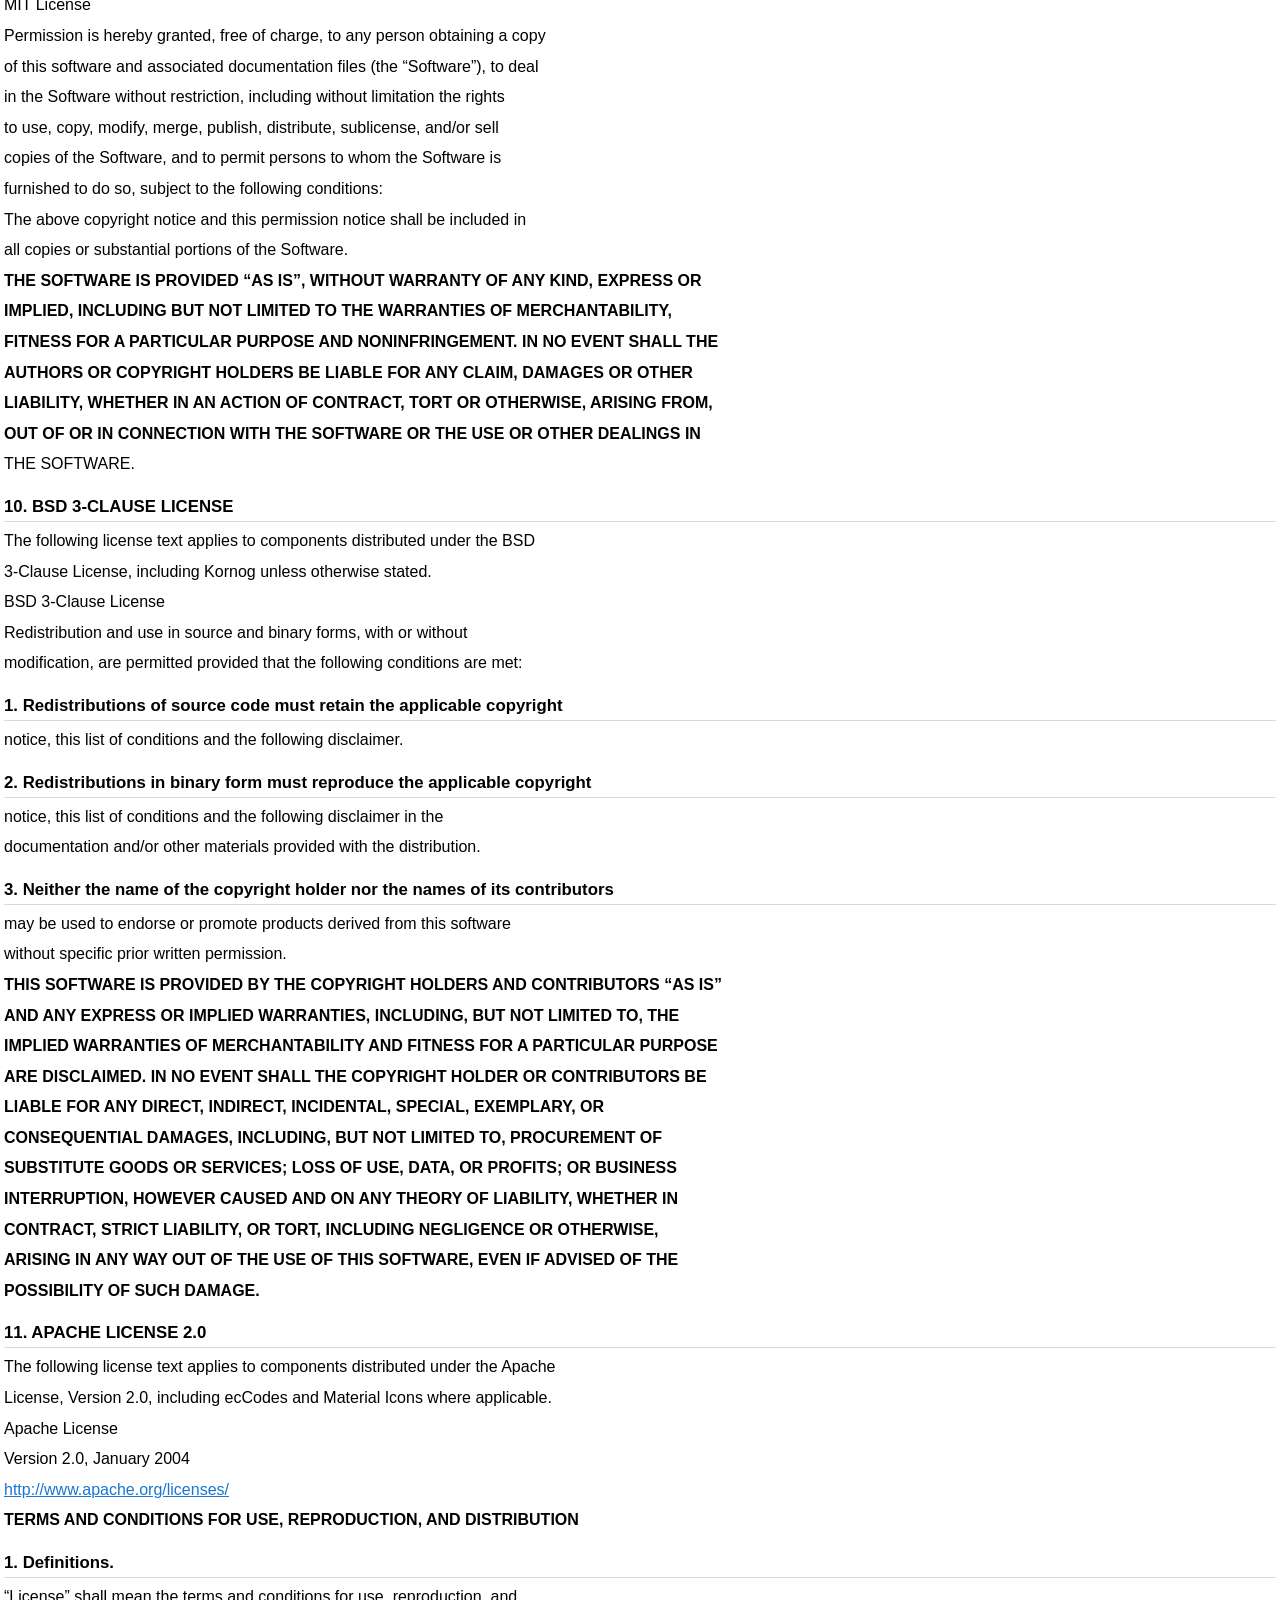
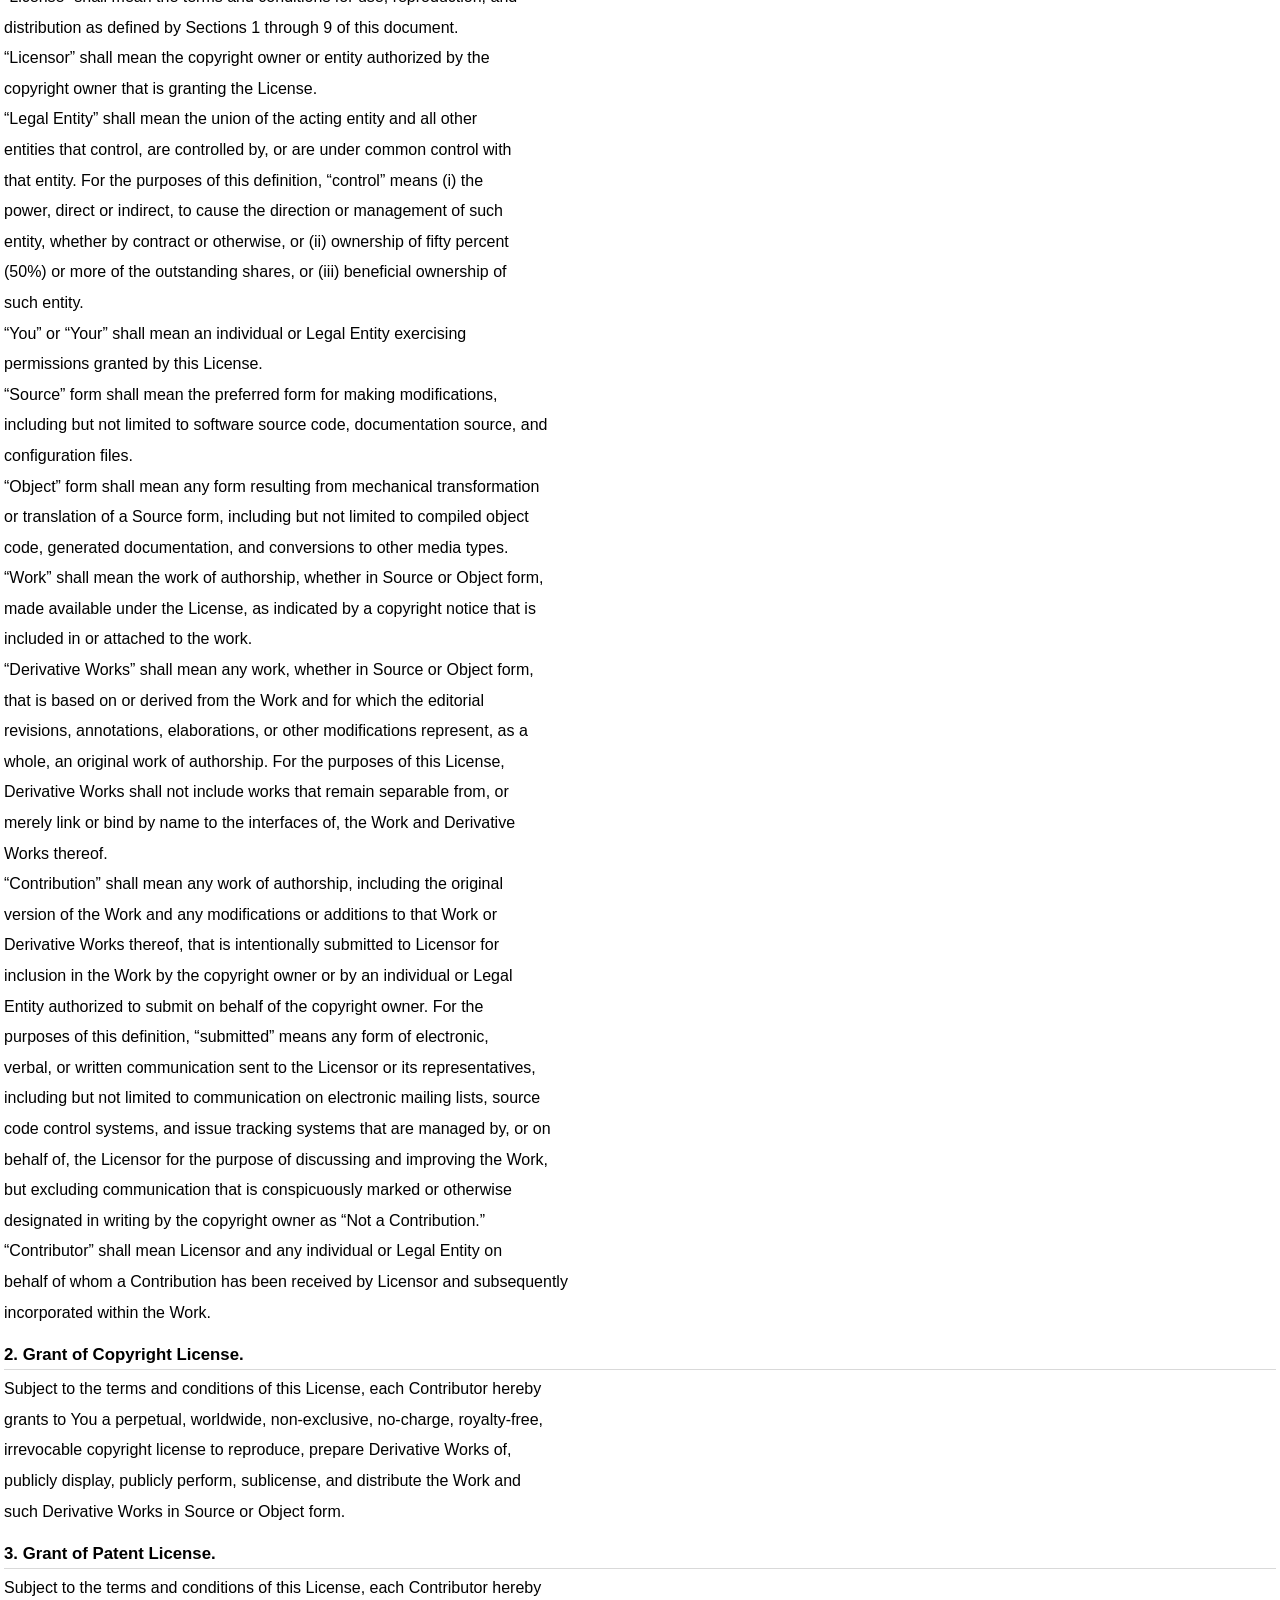
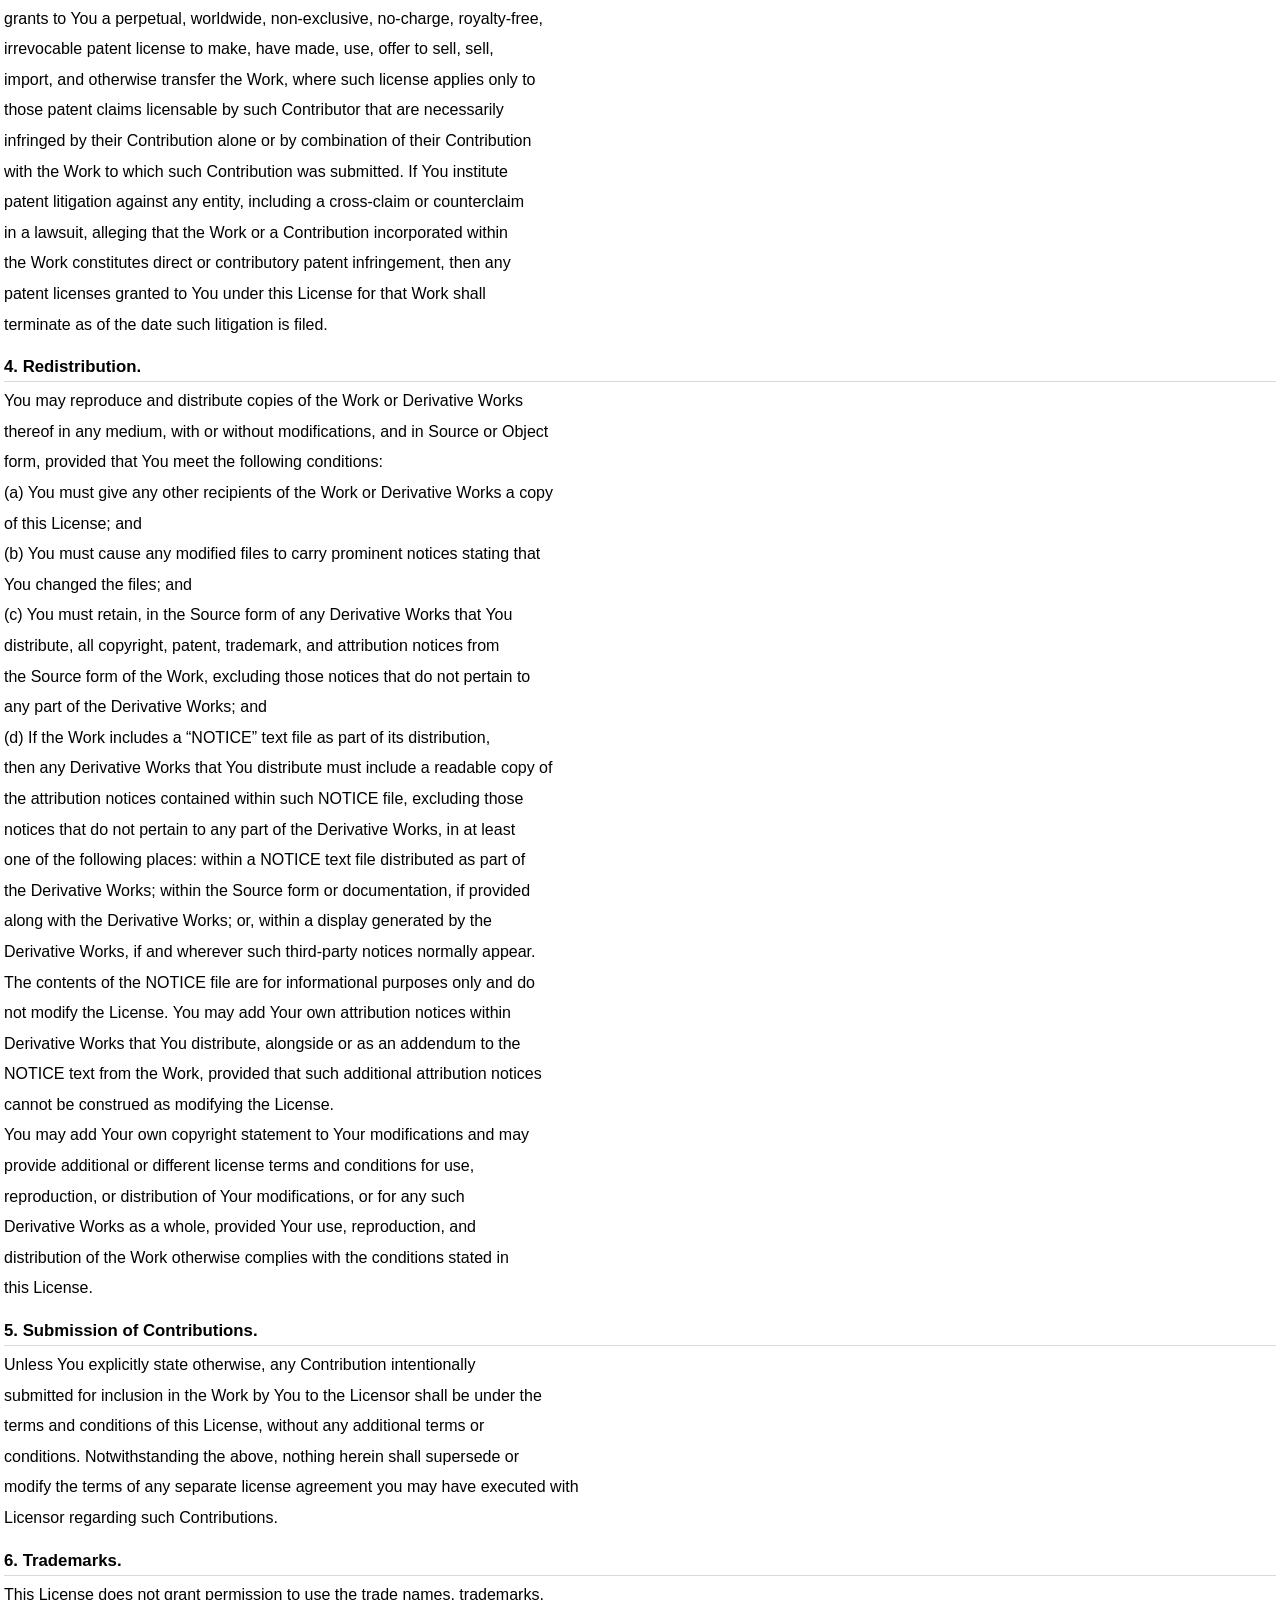
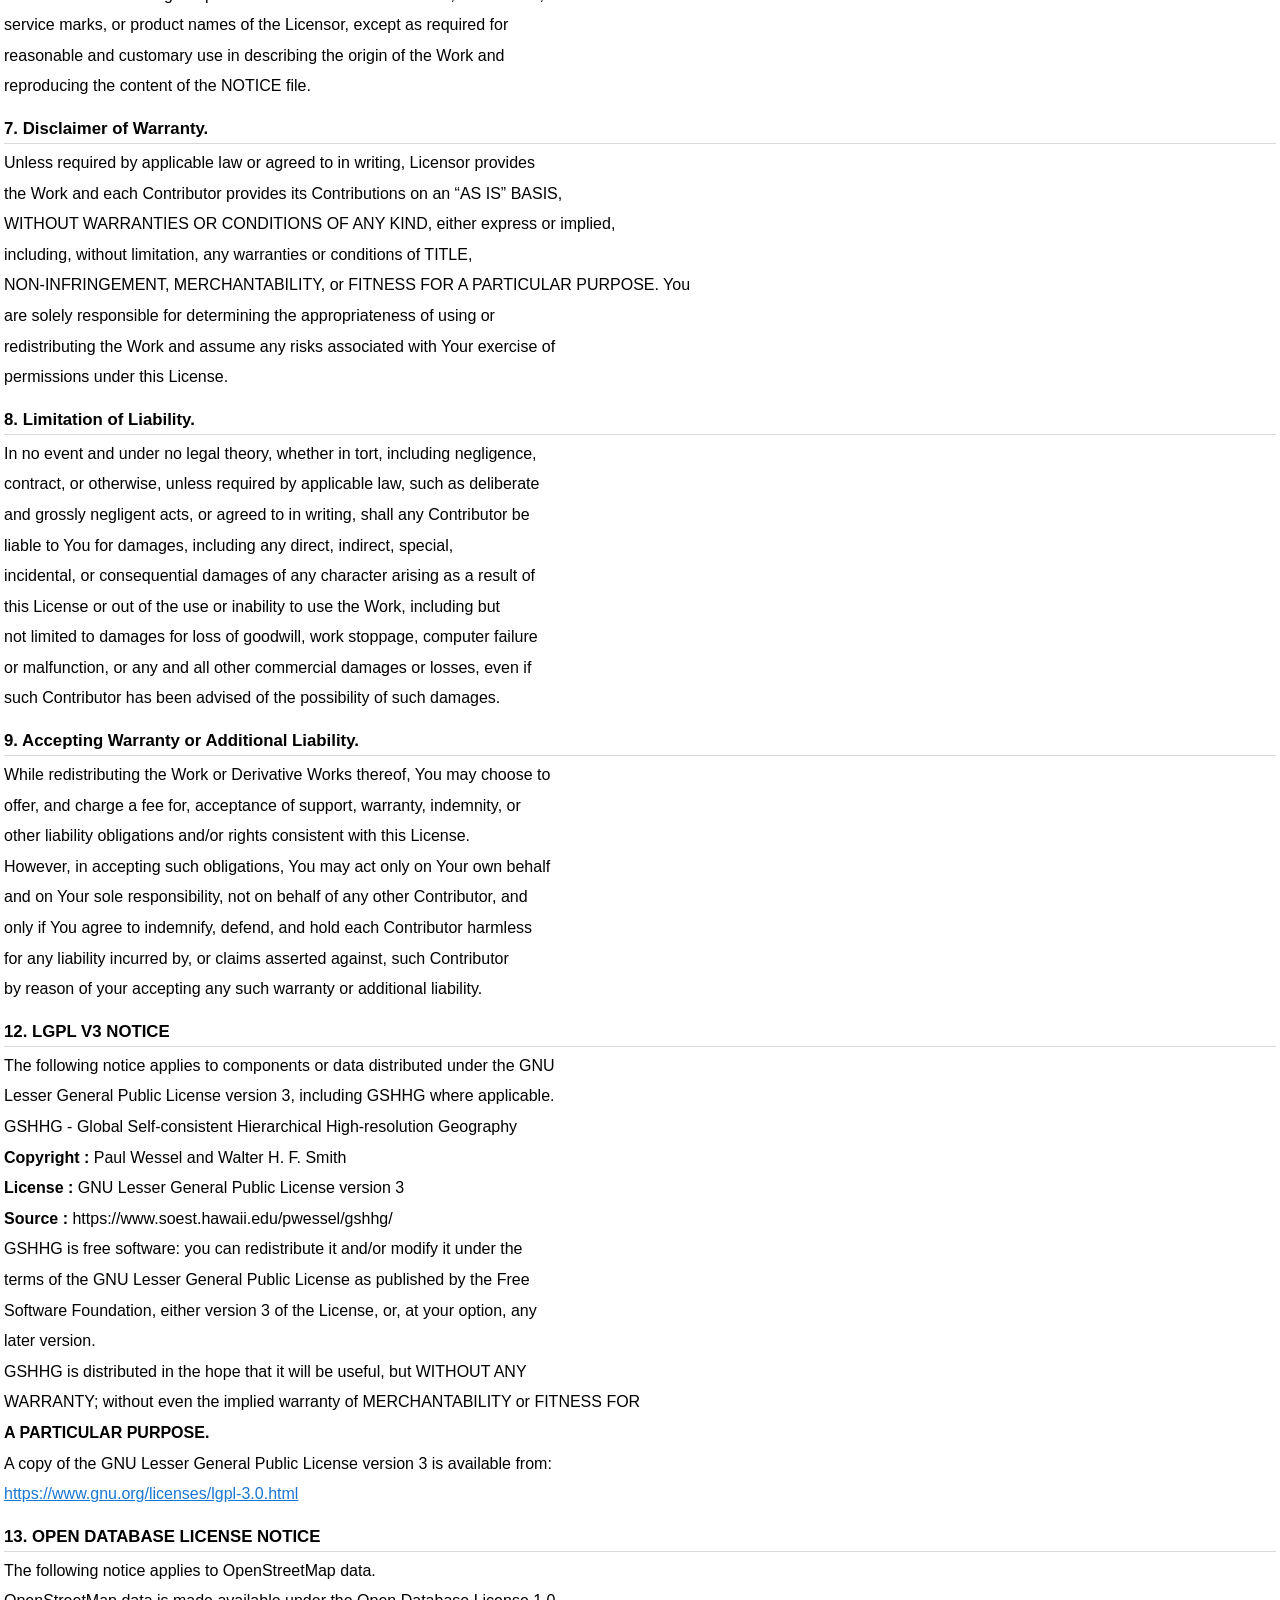
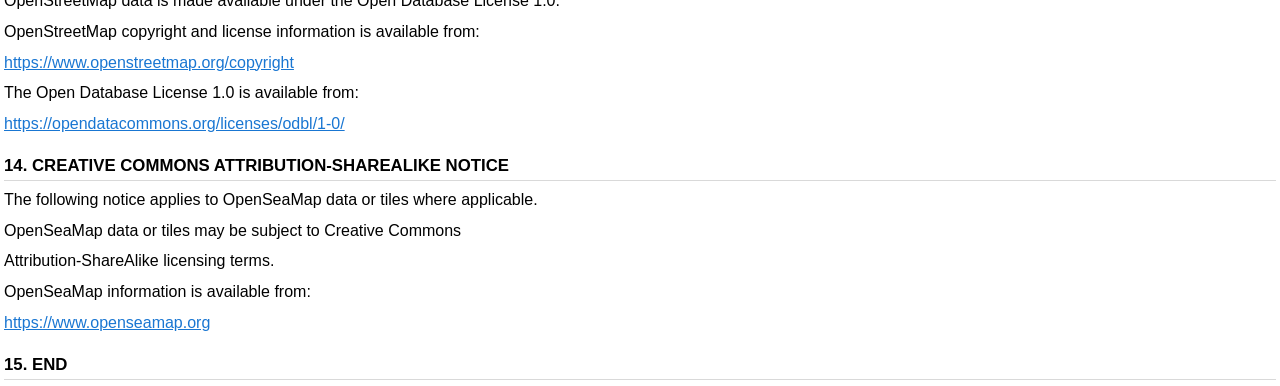
<file: assets/legal/EN/LICENSES_AND_THIRD_PARTY_NOTICES.html>
<!DOCTYPE html>
<html lang="en">
<head>
<meta charset="UTF-8">
<meta name="viewport" content="width=device-width, initial-scale=1">
<style>
  body { font-family: sans-serif; margin: 0; padding: 0 4px; }
  h1 { font-size: 1.25em; font-weight: bold; margin: 12px 0 2px; }
  h2 { font-size: 1.05em; font-weight: bold; margin: 20px 0 6px;
        border-bottom: 1px solid rgba(128,128,128,0.3); padding-bottom: 4px; }
  h3 { font-size: 0.95em; font-weight: bold; margin: 14px 0 4px; }
  p { margin: 5px 0; line-height: 1.6; }
  p.meta { font-size: 0.85em; opacity: 0.6; margin-bottom: 12px; }
  ul { padding-left: 20px; margin: 5px 0; }
  li { margin: 3px 0; line-height: 1.55; }
  a { color: #1976D2; }
  strong { font-weight: 600; }
</style>
</head>
<body>
<h1>Copyright (c) 2026 Kornog. All rights reserved.</h1>
<p>This document lists the open source software, third-party components,</p>
<p>geographical data, map data, icons and external data sources used by Kornog.</p>
<p>Kornog is proprietary software. Its source code, user interface, original</p>
<p>features, texts, graphical elements, name, trademarks, logos and other</p>
<p>original elements are protected by intellectual property law.</p>
<p>Unless expressly authorized in writing by Kornog, no original element of the</p>
<p>Kornog application may be copied, modified, adapted, translated,</p>
<p>redistributed, published, sold, rented, leased, sublicensed, made available,</p>
<p>decompiled, disassembled, reverse engineered, or used to create a derivative</p>
<p>work, in whole or in part.</p>
<p>This proprietary license applies only to Kornog’s original elements. It does</p>
<p>not modify, replace or restrict the rights granted by the licenses applicable</p>
<p>to third-party components used by the application.</p>
<p>Third-party software, libraries, frameworks, icons, maps, geographical data,</p>
<p>weather data and other external components or data remain the property of</p>
<p>their respective authors, contributors, providers and rights holders, and</p>
<p>remain subject to their own licenses, copyrights, terms of use and notices.</p>
<h2>1. KORNOG APPLICATION</h2>
<p><strong>Component :</strong> Kornog</p>
<p><strong>Copyright :</strong> Copyright (c) 2026 Kornog.</p>
<p><strong>License :</strong> Proprietary software. All rights reserved.</p>
<p>Kornog is proprietary software.</p>
<p>Unless expressly authorized in writing by Kornog, you may not copy, modify,</p>
<p>adapt, translate, reverse engineer, decompile, disassemble, redistribute,</p>
<p>sublicense, sell, rent, lease, publish, make available, or create derivative</p>
<p>works based on the Kornog application, in whole or in part.</p>
<p>You may use Kornog only as permitted by the applicable terms of use, the</p>
<p>application store terms, and applicable law.</p>
<p>No ownership rights in Kornog are transferred to you. Kornog and its original</p>
<p>source code, design, user interface, features, documentation, trademarks,</p>
<p>logos and other original elements remain the exclusive property of Kornog or</p>
<p>its rights holders.</p>
<p>This proprietary license applies only to the original Kornog application code</p>
<p>and assets. It does not modify, replace or restrict the rights granted by</p>
<p>third-party open source licenses for third-party components included in or</p>
<p>used by Kornog.</p>
<p>Third-party software, libraries, frameworks, icons, map data, geographical</p>
<p>data and weather data remain subject to their own respective licenses and</p>
<p>notices, listed in the third-party notices section.</p>
<p><strong>KORNOG IS PROVIDED “AS IS” AND “AS AVAILABLE”, WITHOUT WARRANTY OF ANY KIND,</strong></p>
<p><strong>TO THE MAXIMUM EXTENT PERMITTED BY APPLICABLE LAW. KORNOG DOES NOT WARRANT</strong></p>
<p><strong>THAT THE APPLICATION WILL BE ERROR-FREE, UNINTERRUPTED, ACCURATE, COMPLETE,</strong></p>
<p><strong>SECURE OR SUITABLE FOR ANY PARTICULAR PURPOSE.</strong></p>
<p><strong>TO THE MAXIMUM EXTENT PERMITTED BY APPLICABLE LAW, KORNOG SHALL NOT BE</strong></p>
<p><strong>LIABLE FOR ANY DIRECT, INDIRECT, INCIDENTAL, SPECIAL, CONSEQUENTIAL OR</strong></p>
<p><strong>EXEMPLARY DAMAGES, INCLUDING LOSS OF DATA, LOSS OF PROFITS, BUSINESS</strong></p>
<p><strong>INTERRUPTION, NAVIGATION ERRORS, WEATHER INTERPRETATION ERRORS, OR DAMAGE</strong></p>
<p><strong>RESULTING FROM THE USE OF OR INABILITY TO USE THE APPLICATION.</strong></p>
<h2>2. THIRD-PARTY SOFTWARE AND FRAMEWORKS</h2>
<p>Kornog includes software components made available by third parties under</p>
<p>open source licenses.</p>
<p>The following components are used by Kornog.</p>
<h3>Flutter SDK</h3>
<p><strong>Author :</strong> Google LLC</p>
<p><strong>License :</strong> BSD 3-Clause License</p>
<p><strong>Source :</strong> https://github.com/flutter/flutter</p>
<p>Flutter is used as the application framework for Kornog.</p>
<h3>Dart SDK</h3>
<p><strong>Author :</strong> Google LLC</p>
<p><strong>License :</strong> BSD 3-Clause License</p>
<p><strong>Source :</strong> https://github.com/dart-lang/sdk</p>
<p>Dart is used as the programming language and runtime foundation for Kornog.</p>
<h3>ecCodes</h3>
<p><strong>Author :</strong> ECMWF - European Centre for Medium-Range Weather Forecasts</p>
<p><strong>License :</strong> Apache License 2.0</p>
<p><strong>Source :</strong> https://github.com/ecmwf/eccodes</p>
<p>ecCodes is used by Kornog for decoding GRIB weather files.</p>
<p>ecCodes is distributed under the Apache License, Version 2.0.</p>
<h3>Material Icons</h3>
<p><strong>Author :</strong> Google LLC</p>
<p><strong>License :</strong> Apache License 2.0</p>
<p><strong>Source :</strong> https://github.com/google/material-design-icons</p>
<p>Material Icons may be used in the Kornog user interface.</p>
<p>Material Icons are distributed under the Apache License, Version 2.0.</p>
<h3>LLVM libc++ (libc++_shared)</h3>
<p><strong>Author :</strong> LLVM Project contributors</p>
<p><strong>License :</strong> Apache License 2.0 with LLVM exceptions</p>
<p><strong>Source :</strong> https://libcxx.llvm.org/</p>
<p>The LLVM libc++ standard C++ library (libc++_shared.so) is distributed with</p>
<p>the Android NDK and is bundled in Kornog for use by native C++ components.</p>
<p>libc++_shared is distributed under the Apache License, Version 2.0, with</p>
<p>LLVM exceptions. The LLVM exception permits distribution of LLVM runtime</p>
<p>libraries alongside applications without imposing additional license</p>
<p>obligations on the application itself.</p>
<p>Full license text and copyright information available at:</p>
<p><a href="https://llvm.org/LICENSE.txt">https://llvm.org/LICENSE.txt</a></p>
<h2>3. DART AND FLUTTER PACKAGES</h2>
<p>Kornog uses third-party Dart and Flutter packages.</p>
<p>The licenses of packages registered through the Flutter license registry may</p>
<p>also be displayed in Kornog through the system open source license screen.</p>
<p>The following packages are used by Kornog, among others.</p>
<h3>MIT License components</h3>
<p>- flutter_riverpod</p>
<p>- hooks_riverpod</p>
<p>- riverpod</p>
<p>- flutter_hooks</p>
<p>- fl_chart</p>
<p>- file_picker</p>
<p>- window_manager</p>
<p>- permission_handler</p>
<p>- flutter_launcher_icons</p>
<p>- geolocator</p>
<p>- just_audio</p>
<p>- just_audio_media_kit</p>
<p>- flutter_foreground_task</p>
<p>- udp</p>
<p>- latlong2</p>
<p>- xml</p>
<p>- flutter_svg</p>
<p>- uuid</p>
<p>- connectivity_plus</p>
<p>- network_info_plus</p>
<p>- media_kit</p>
<p>- cupertino_icons</p>
<p>- just_audio_platform_interface</p>
<p>- state_notifier</p>
<p>- rxdart</p>
<h3>BSD License components</h3>
<p>- go_router</p>
<p>- intl</p>
<p>- ffi</p>
<p>- shared_preferences</p>
<p>- collection</p>
<p>- path_provider</p>
<p>- http</p>
<p>- path</p>
<p>- flutter_map</p>
<p>- proj4dart</p>
<p>- csv</p>
<h3>Apache License 2.0 components</h3>
<p>- ecCodes</p>
<p>- Material Icons</p>
<p>- jni</p>
<p>- LLVM libc++ (libc++_shared, Android NDK)</p>
<h2>4. MAP DATA, MAP TILES AND GEOGRAPHICAL DATA</h2>
<h3>OpenStreetMap</h3>
<p>Authors: OpenStreetMap contributors</p>
<p><strong>License :</strong> Open Database License 1.0</p>
<p><strong>Source :</strong> https://www.openstreetmap.org</p>
<p>Copyright and license information:</p>
<p><a href="https://www.openstreetmap.org/copyright">https://www.openstreetmap.org/copyright</a></p>
<p>Kornog may use OpenStreetMap data or map tiles.</p>
<p>Required attribution:</p>
<p>© OpenStreetMap contributors</p>
<h3>OpenSeaMap</h3>
<p>Authors: OpenSeaMap contributors</p>
<p><strong>License :</strong> Creative Commons Attribution-ShareAlike 2.0</p>
<p><strong>Source :</strong> https://www.openseamap.org</p>
<p>Kornog may use OpenSeaMap data or nautical map tiles.</p>
<p>Required attribution:</p>
<p>© OpenSeaMap contributors</p>
<h3>GSHHG - Global Self-consistent Hierarchical High-resolution Geography</h3>
<p>Authors: Paul Wessel and Walter H. F. Smith</p>
<p><strong>License :</strong> GNU Lesser General Public License v3</p>
<p><strong>Source :</strong> https://www.soest.hawaii.edu/pwessel/gshhg/</p>
<p>Kornog may use GSHHG geographical data for coastlines, borders and</p>
<p>geographical reference information.</p>
<p>GSHHG remains subject to its own license terms.</p>
<h2>5. WEATHER DATA</h2>
<h3>GFS - Global Forecast System</h3>
<p>Provider: NOAA / NCEP</p>
<p><strong>Source :</strong> https://nomads.ncep.noaa.gov/</p>
<p>Kornog may download, decode or display GFS weather forecast data in GRIB</p>
<p>format.</p>
<p>GFS data is provided by NOAA / NCEP. Kornog does not claim ownership over</p>
<p>this data.</p>
<h3>WW3 - WAVEWATCH III</h3>
<p>Provider: NOAA / NCEP</p>
<p><strong>Source :</strong> https://nomads.ncep.noaa.gov/</p>
<p>Kornog may download, decode or display WW3 wave forecast data in GRIB format.</p>
<p>WW3 data is provided by NOAA / NCEP. Kornog does not claim ownership over</p>
<p>this data.</p>
<h2>6. MAP ATTRIBUTION</h2>
<p>When map layers are displayed, Kornog displays or should display the relevant</p>
<p>map attribution.</p>
<p>Recommended attribution:</p>
<p>© OpenStreetMap contributors | © OpenSeaMap contributors</p>
<p>OpenStreetMap attribution link:</p>
<p><a href="https://www.openstreetmap.org/copyright">https://www.openstreetmap.org/copyright</a></p>
<p>OpenSeaMap attribution link:</p>
<p><a href="https://www.openseamap.org">https://www.openseamap.org</a></p>
<h2>7. NAVIGATION AND DATA DISCLAIMER</h2>
<p>Kornog is a software tool for nautical data consultation, visualization,</p>
<p>routing support and preparation.</p>
<p>Kornog is not a certified navigation system.</p>
<p>Kornog does not replace official nautical charts, notices to mariners,</p>
<p>official weather bulletins, certified navigation instruments, onboard safety</p>
<p>equipment, professional seamanship, or the responsibility of the skipper.</p>
<p>Weather forecasts, geographical data, map tiles, seamarks, GRIB files,</p>
<p>coastline data, routing outputs and other information displayed by Kornog may</p>
<p>be incomplete, inaccurate, delayed, unavailable or unsuitable for a specific</p>
<p>navigation decision.</p>
<p>The user remains solely responsible for verifying all information through</p>
<p>official and appropriate sources before making any navigation decision.</p>
<h2>8. THIRD-PARTY WARRANTY DISCLAIMER</h2>
<p>Third-party software, data and services included in or used by Kornog are</p>
<p>provided by their respective authors, maintainers, contributors and providers.</p>
<p>Kornog does not claim ownership over third-party components.</p>
<p>Unless required by applicable law or by a specific license, third-party</p>
<p>components are provided without warranty of any kind.</p>
<h2>9. MIT LICENSE</h2>
<p>The following license text applies to components distributed under the MIT</p>
<p>License.</p>
<p>MIT License</p>
<p>Permission is hereby granted, free of charge, to any person obtaining a copy</p>
<p>of this software and associated documentation files (the “Software”), to deal</p>
<p>in the Software without restriction, including without limitation the rights</p>
<p>to use, copy, modify, merge, publish, distribute, sublicense, and/or sell</p>
<p>copies of the Software, and to permit persons to whom the Software is</p>
<p>furnished to do so, subject to the following conditions:</p>
<p>The above copyright notice and this permission notice shall be included in</p>
<p>all copies or substantial portions of the Software.</p>
<p><strong>THE SOFTWARE IS PROVIDED “AS IS”, WITHOUT WARRANTY OF ANY KIND, EXPRESS OR</strong></p>
<p><strong>IMPLIED, INCLUDING BUT NOT LIMITED TO THE WARRANTIES OF MERCHANTABILITY,</strong></p>
<p><strong>FITNESS FOR A PARTICULAR PURPOSE AND NONINFRINGEMENT. IN NO EVENT SHALL THE</strong></p>
<p><strong>AUTHORS OR COPYRIGHT HOLDERS BE LIABLE FOR ANY CLAIM, DAMAGES OR OTHER</strong></p>
<p><strong>LIABILITY, WHETHER IN AN ACTION OF CONTRACT, TORT OR OTHERWISE, ARISING FROM,</strong></p>
<p><strong>OUT OF OR IN CONNECTION WITH THE SOFTWARE OR THE USE OR OTHER DEALINGS IN</strong></p>
<p>THE SOFTWARE.</p>
<h2>10. BSD 3-CLAUSE LICENSE</h2>
<p>The following license text applies to components distributed under the BSD</p>
<p>3-Clause License, including Kornog unless otherwise stated.</p>
<p>BSD 3-Clause License</p>
<p>Redistribution and use in source and binary forms, with or without</p>
<p>modification, are permitted provided that the following conditions are met:</p>
<h2>1. Redistributions of source code must retain the applicable copyright</h2>
<p>notice, this list of conditions and the following disclaimer.</p>
<h2>2. Redistributions in binary form must reproduce the applicable copyright</h2>
<p>notice, this list of conditions and the following disclaimer in the</p>
<p>documentation and/or other materials provided with the distribution.</p>
<h2>3. Neither the name of the copyright holder nor the names of its contributors</h2>
<p>may be used to endorse or promote products derived from this software</p>
<p>without specific prior written permission.</p>
<p><strong>THIS SOFTWARE IS PROVIDED BY THE COPYRIGHT HOLDERS AND CONTRIBUTORS “AS IS”</strong></p>
<p><strong>AND ANY EXPRESS OR IMPLIED WARRANTIES, INCLUDING, BUT NOT LIMITED TO, THE</strong></p>
<p><strong>IMPLIED WARRANTIES OF MERCHANTABILITY AND FITNESS FOR A PARTICULAR PURPOSE</strong></p>
<p><strong>ARE DISCLAIMED. IN NO EVENT SHALL THE COPYRIGHT HOLDER OR CONTRIBUTORS BE</strong></p>
<p><strong>LIABLE FOR ANY DIRECT, INDIRECT, INCIDENTAL, SPECIAL, EXEMPLARY, OR</strong></p>
<p><strong>CONSEQUENTIAL DAMAGES, INCLUDING, BUT NOT LIMITED TO, PROCUREMENT OF</strong></p>
<p><strong>SUBSTITUTE GOODS OR SERVICES; LOSS OF USE, DATA, OR PROFITS; OR BUSINESS</strong></p>
<p><strong>INTERRUPTION, HOWEVER CAUSED AND ON ANY THEORY OF LIABILITY, WHETHER IN</strong></p>
<p><strong>CONTRACT, STRICT LIABILITY, OR TORT, INCLUDING NEGLIGENCE OR OTHERWISE,</strong></p>
<p><strong>ARISING IN ANY WAY OUT OF THE USE OF THIS SOFTWARE, EVEN IF ADVISED OF THE</strong></p>
<p><strong>POSSIBILITY OF SUCH DAMAGE.</strong></p>
<h2>11. APACHE LICENSE 2.0</h2>
<p>The following license text applies to components distributed under the Apache</p>
<p>License, Version 2.0, including ecCodes and Material Icons where applicable.</p>
<p>Apache License</p>
<p>Version 2.0, January 2004</p>
<p><a href="http://www.apache.org/licenses/">http://www.apache.org/licenses/</a></p>
<p><strong>TERMS AND CONDITIONS FOR USE, REPRODUCTION, AND DISTRIBUTION</strong></p>
<h2>1. Definitions.</h2>
<p>“License” shall mean the terms and conditions for use, reproduction, and</p>
<p>distribution as defined by Sections 1 through 9 of this document.</p>
<p>“Licensor” shall mean the copyright owner or entity authorized by the</p>
<p>copyright owner that is granting the License.</p>
<p>“Legal Entity” shall mean the union of the acting entity and all other</p>
<p>entities that control, are controlled by, or are under common control with</p>
<p>that entity. For the purposes of this definition, “control” means (i) the</p>
<p>power, direct or indirect, to cause the direction or management of such</p>
<p>entity, whether by contract or otherwise, or (ii) ownership of fifty percent</p>
<p>(50%) or more of the outstanding shares, or (iii) beneficial ownership of</p>
<p>such entity.</p>
<p>“You” or “Your” shall mean an individual or Legal Entity exercising</p>
<p>permissions granted by this License.</p>
<p>“Source” form shall mean the preferred form for making modifications,</p>
<p>including but not limited to software source code, documentation source, and</p>
<p>configuration files.</p>
<p>“Object” form shall mean any form resulting from mechanical transformation</p>
<p>or translation of a Source form, including but not limited to compiled object</p>
<p>code, generated documentation, and conversions to other media types.</p>
<p>“Work” shall mean the work of authorship, whether in Source or Object form,</p>
<p>made available under the License, as indicated by a copyright notice that is</p>
<p>included in or attached to the work.</p>
<p>“Derivative Works” shall mean any work, whether in Source or Object form,</p>
<p>that is based on or derived from the Work and for which the editorial</p>
<p>revisions, annotations, elaborations, or other modifications represent, as a</p>
<p>whole, an original work of authorship. For the purposes of this License,</p>
<p>Derivative Works shall not include works that remain separable from, or</p>
<p>merely link or bind by name to the interfaces of, the Work and Derivative</p>
<p>Works thereof.</p>
<p>“Contribution” shall mean any work of authorship, including the original</p>
<p>version of the Work and any modifications or additions to that Work or</p>
<p>Derivative Works thereof, that is intentionally submitted to Licensor for</p>
<p>inclusion in the Work by the copyright owner or by an individual or Legal</p>
<p>Entity authorized to submit on behalf of the copyright owner. For the</p>
<p>purposes of this definition, “submitted” means any form of electronic,</p>
<p>verbal, or written communication sent to the Licensor or its representatives,</p>
<p>including but not limited to communication on electronic mailing lists, source</p>
<p>code control systems, and issue tracking systems that are managed by, or on</p>
<p>behalf of, the Licensor for the purpose of discussing and improving the Work,</p>
<p>but excluding communication that is conspicuously marked or otherwise</p>
<p>designated in writing by the copyright owner as “Not a Contribution.”</p>
<p>“Contributor” shall mean Licensor and any individual or Legal Entity on</p>
<p>behalf of whom a Contribution has been received by Licensor and subsequently</p>
<p>incorporated within the Work.</p>
<h2>2. Grant of Copyright License.</h2>
<p>Subject to the terms and conditions of this License, each Contributor hereby</p>
<p>grants to You a perpetual, worldwide, non-exclusive, no-charge, royalty-free,</p>
<p>irrevocable copyright license to reproduce, prepare Derivative Works of,</p>
<p>publicly display, publicly perform, sublicense, and distribute the Work and</p>
<p>such Derivative Works in Source or Object form.</p>
<h2>3. Grant of Patent License.</h2>
<p>Subject to the terms and conditions of this License, each Contributor hereby</p>
<p>grants to You a perpetual, worldwide, non-exclusive, no-charge, royalty-free,</p>
<p>irrevocable patent license to make, have made, use, offer to sell, sell,</p>
<p>import, and otherwise transfer the Work, where such license applies only to</p>
<p>those patent claims licensable by such Contributor that are necessarily</p>
<p>infringed by their Contribution alone or by combination of their Contribution</p>
<p>with the Work to which such Contribution was submitted. If You institute</p>
<p>patent litigation against any entity, including a cross-claim or counterclaim</p>
<p>in a lawsuit, alleging that the Work or a Contribution incorporated within</p>
<p>the Work constitutes direct or contributory patent infringement, then any</p>
<p>patent licenses granted to You under this License for that Work shall</p>
<p>terminate as of the date such litigation is filed.</p>
<h2>4. Redistribution.</h2>
<p>You may reproduce and distribute copies of the Work or Derivative Works</p>
<p>thereof in any medium, with or without modifications, and in Source or Object</p>
<p>form, provided that You meet the following conditions:</p>
<p>(a) You must give any other recipients of the Work or Derivative Works a copy</p>
<p>of this License; and</p>
<p>(b) You must cause any modified files to carry prominent notices stating that</p>
<p>You changed the files; and</p>
<p>(c) You must retain, in the Source form of any Derivative Works that You</p>
<p>distribute, all copyright, patent, trademark, and attribution notices from</p>
<p>the Source form of the Work, excluding those notices that do not pertain to</p>
<p>any part of the Derivative Works; and</p>
<p>(d) If the Work includes a “NOTICE” text file as part of its distribution,</p>
<p>then any Derivative Works that You distribute must include a readable copy of</p>
<p>the attribution notices contained within such NOTICE file, excluding those</p>
<p>notices that do not pertain to any part of the Derivative Works, in at least</p>
<p>one of the following places: within a NOTICE text file distributed as part of</p>
<p>the Derivative Works; within the Source form or documentation, if provided</p>
<p>along with the Derivative Works; or, within a display generated by the</p>
<p>Derivative Works, if and wherever such third-party notices normally appear.</p>
<p>The contents of the NOTICE file are for informational purposes only and do</p>
<p>not modify the License. You may add Your own attribution notices within</p>
<p>Derivative Works that You distribute, alongside or as an addendum to the</p>
<p>NOTICE text from the Work, provided that such additional attribution notices</p>
<p>cannot be construed as modifying the License.</p>
<p>You may add Your own copyright statement to Your modifications and may</p>
<p>provide additional or different license terms and conditions for use,</p>
<p>reproduction, or distribution of Your modifications, or for any such</p>
<p>Derivative Works as a whole, provided Your use, reproduction, and</p>
<p>distribution of the Work otherwise complies with the conditions stated in</p>
<p>this License.</p>
<h2>5. Submission of Contributions.</h2>
<p>Unless You explicitly state otherwise, any Contribution intentionally</p>
<p>submitted for inclusion in the Work by You to the Licensor shall be under the</p>
<p>terms and conditions of this License, without any additional terms or</p>
<p>conditions. Notwithstanding the above, nothing herein shall supersede or</p>
<p>modify the terms of any separate license agreement you may have executed with</p>
<p>Licensor regarding such Contributions.</p>
<h2>6. Trademarks.</h2>
<p>This License does not grant permission to use the trade names, trademarks,</p>
<p>service marks, or product names of the Licensor, except as required for</p>
<p>reasonable and customary use in describing the origin of the Work and</p>
<p>reproducing the content of the NOTICE file.</p>
<h2>7. Disclaimer of Warranty.</h2>
<p>Unless required by applicable law or agreed to in writing, Licensor provides</p>
<p>the Work and each Contributor provides its Contributions on an “AS IS” BASIS,</p>
<p>WITHOUT WARRANTIES OR CONDITIONS OF ANY KIND, either express or implied,</p>
<p>including, without limitation, any warranties or conditions of TITLE,</p>
<p>NON-INFRINGEMENT, MERCHANTABILITY, or FITNESS FOR A PARTICULAR PURPOSE. You</p>
<p>are solely responsible for determining the appropriateness of using or</p>
<p>redistributing the Work and assume any risks associated with Your exercise of</p>
<p>permissions under this License.</p>
<h2>8. Limitation of Liability.</h2>
<p>In no event and under no legal theory, whether in tort, including negligence,</p>
<p>contract, or otherwise, unless required by applicable law, such as deliberate</p>
<p>and grossly negligent acts, or agreed to in writing, shall any Contributor be</p>
<p>liable to You for damages, including any direct, indirect, special,</p>
<p>incidental, or consequential damages of any character arising as a result of</p>
<p>this License or out of the use or inability to use the Work, including but</p>
<p>not limited to damages for loss of goodwill, work stoppage, computer failure</p>
<p>or malfunction, or any and all other commercial damages or losses, even if</p>
<p>such Contributor has been advised of the possibility of such damages.</p>
<h2>9. Accepting Warranty or Additional Liability.</h2>
<p>While redistributing the Work or Derivative Works thereof, You may choose to</p>
<p>offer, and charge a fee for, acceptance of support, warranty, indemnity, or</p>
<p>other liability obligations and/or rights consistent with this License.</p>
<p>However, in accepting such obligations, You may act only on Your own behalf</p>
<p>and on Your sole responsibility, not on behalf of any other Contributor, and</p>
<p>only if You agree to indemnify, defend, and hold each Contributor harmless</p>
<p>for any liability incurred by, or claims asserted against, such Contributor</p>
<p>by reason of your accepting any such warranty or additional liability.</p>
<h2>12. LGPL V3 NOTICE</h2>
<p>The following notice applies to components or data distributed under the GNU</p>
<p>Lesser General Public License version 3, including GSHHG where applicable.</p>
<p>GSHHG - Global Self-consistent Hierarchical High-resolution Geography</p>
<p><strong>Copyright :</strong> Paul Wessel and Walter H. F. Smith</p>
<p><strong>License :</strong> GNU Lesser General Public License version 3</p>
<p><strong>Source :</strong> https://www.soest.hawaii.edu/pwessel/gshhg/</p>
<p>GSHHG is free software: you can redistribute it and/or modify it under the</p>
<p>terms of the GNU Lesser General Public License as published by the Free</p>
<p>Software Foundation, either version 3 of the License, or, at your option, any</p>
<p>later version.</p>
<p>GSHHG is distributed in the hope that it will be useful, but WITHOUT ANY</p>
<p>WARRANTY; without even the implied warranty of MERCHANTABILITY or FITNESS FOR</p>
<p><strong>A PARTICULAR PURPOSE.</strong></p>
<p>A copy of the GNU Lesser General Public License version 3 is available from:</p>
<p><a href="https://www.gnu.org/licenses/lgpl-3.0.html">https://www.gnu.org/licenses/lgpl-3.0.html</a></p>
<h2>13. OPEN DATABASE LICENSE NOTICE</h2>
<p>The following notice applies to OpenStreetMap data.</p>
<p>OpenStreetMap data is made available under the Open Database License 1.0.</p>
<p>OpenStreetMap copyright and license information is available from:</p>
<p><a href="https://www.openstreetmap.org/copyright">https://www.openstreetmap.org/copyright</a></p>
<p>The Open Database License 1.0 is available from:</p>
<p><a href="https://opendatacommons.org/licenses/odbl/1-0/">https://opendatacommons.org/licenses/odbl/1-0/</a></p>
<h2>14. CREATIVE COMMONS ATTRIBUTION-SHAREALIKE NOTICE</h2>
<p>The following notice applies to OpenSeaMap data or tiles where applicable.</p>
<p>OpenSeaMap data or tiles may be subject to Creative Commons</p>
<p>Attribution-ShareAlike licensing terms.</p>
<p>OpenSeaMap information is available from:</p>
<p><a href="https://www.openseamap.org">https://www.openseamap.org</a></p>
<h2>15. END</h2>
</body>
</html>
</file>
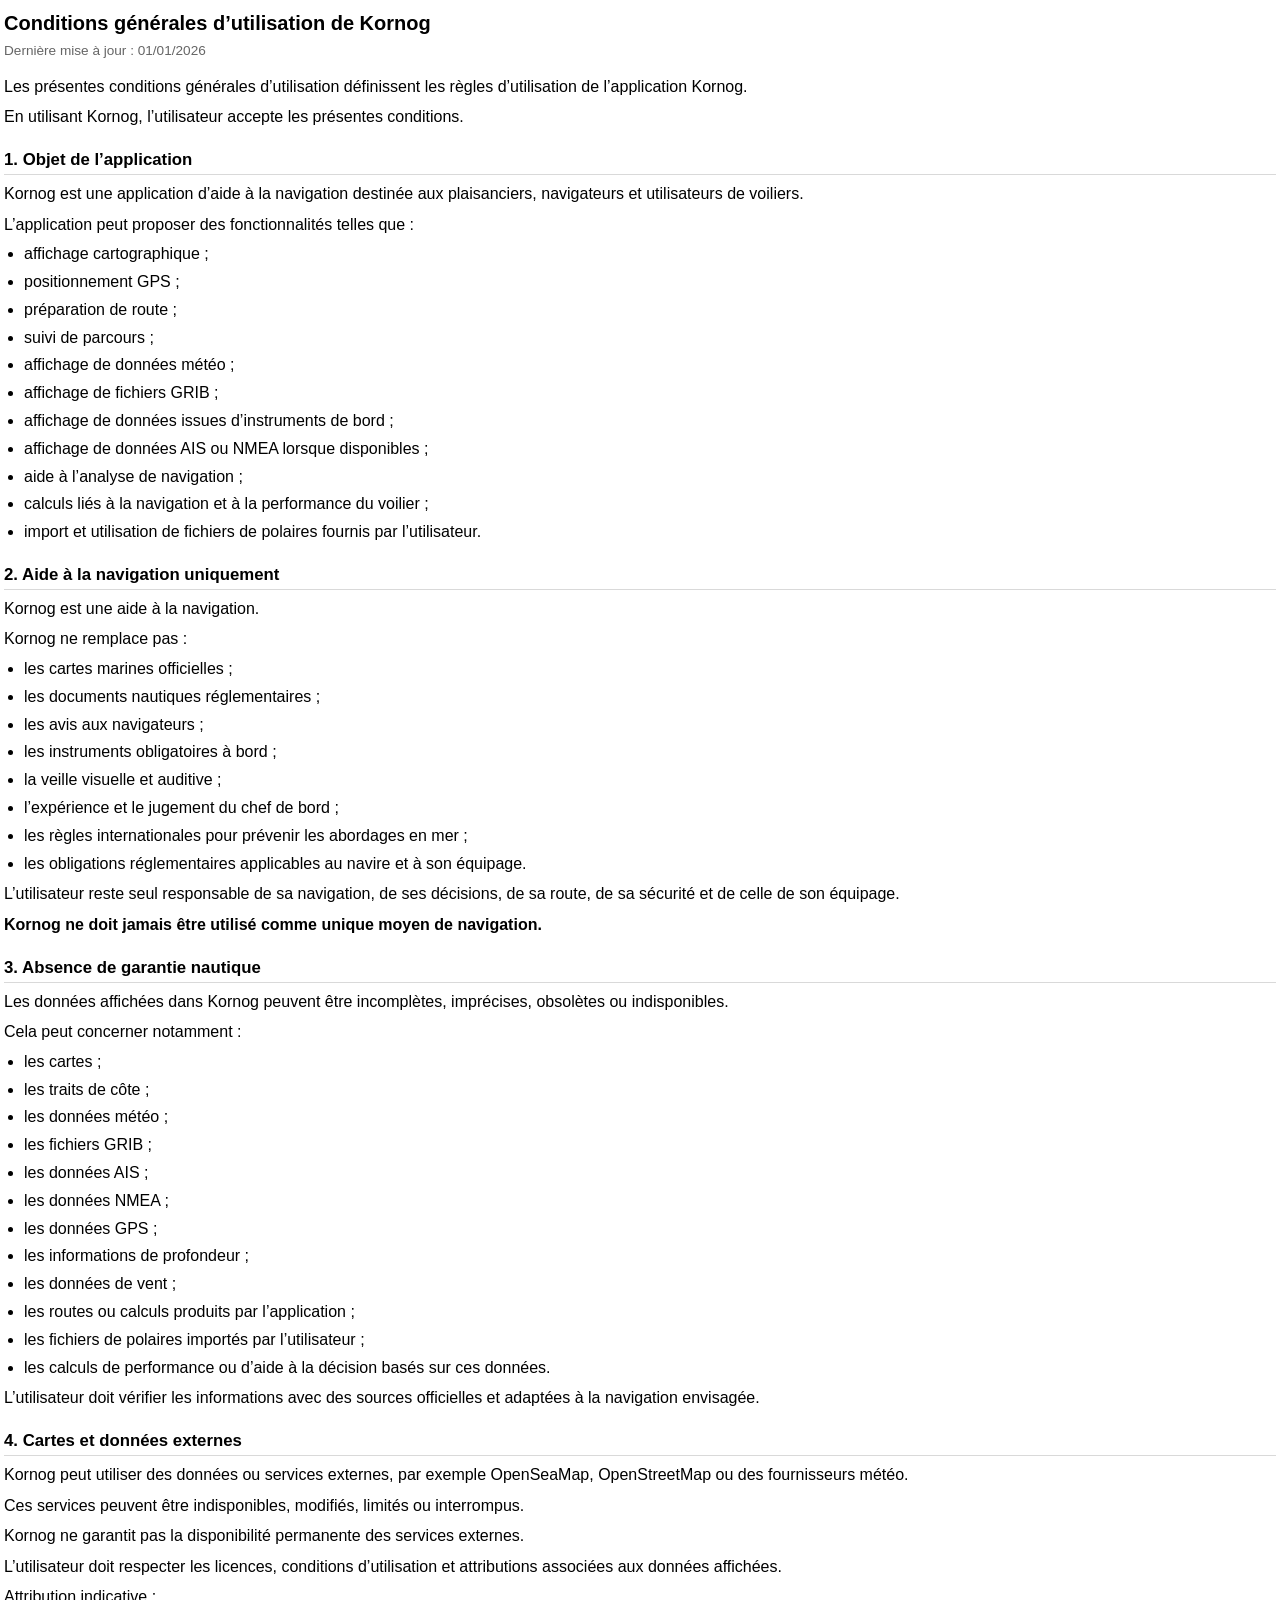
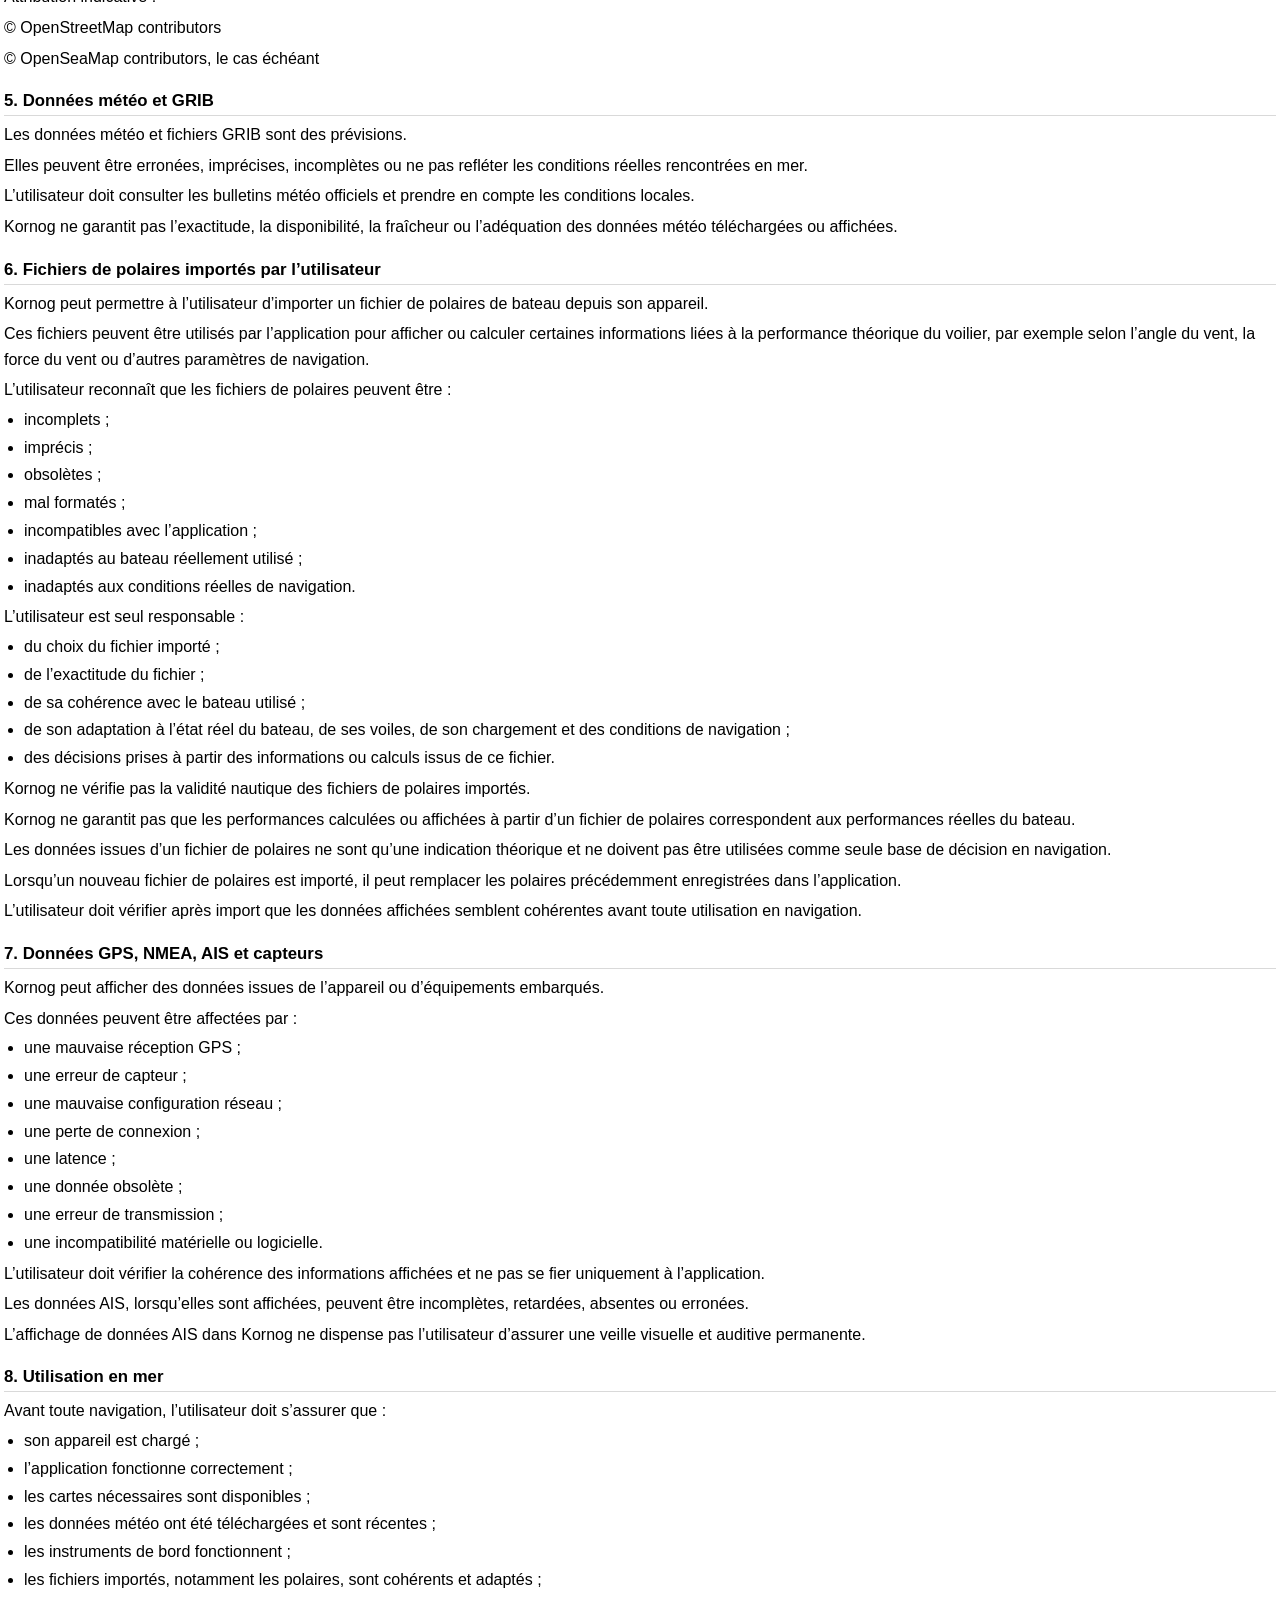
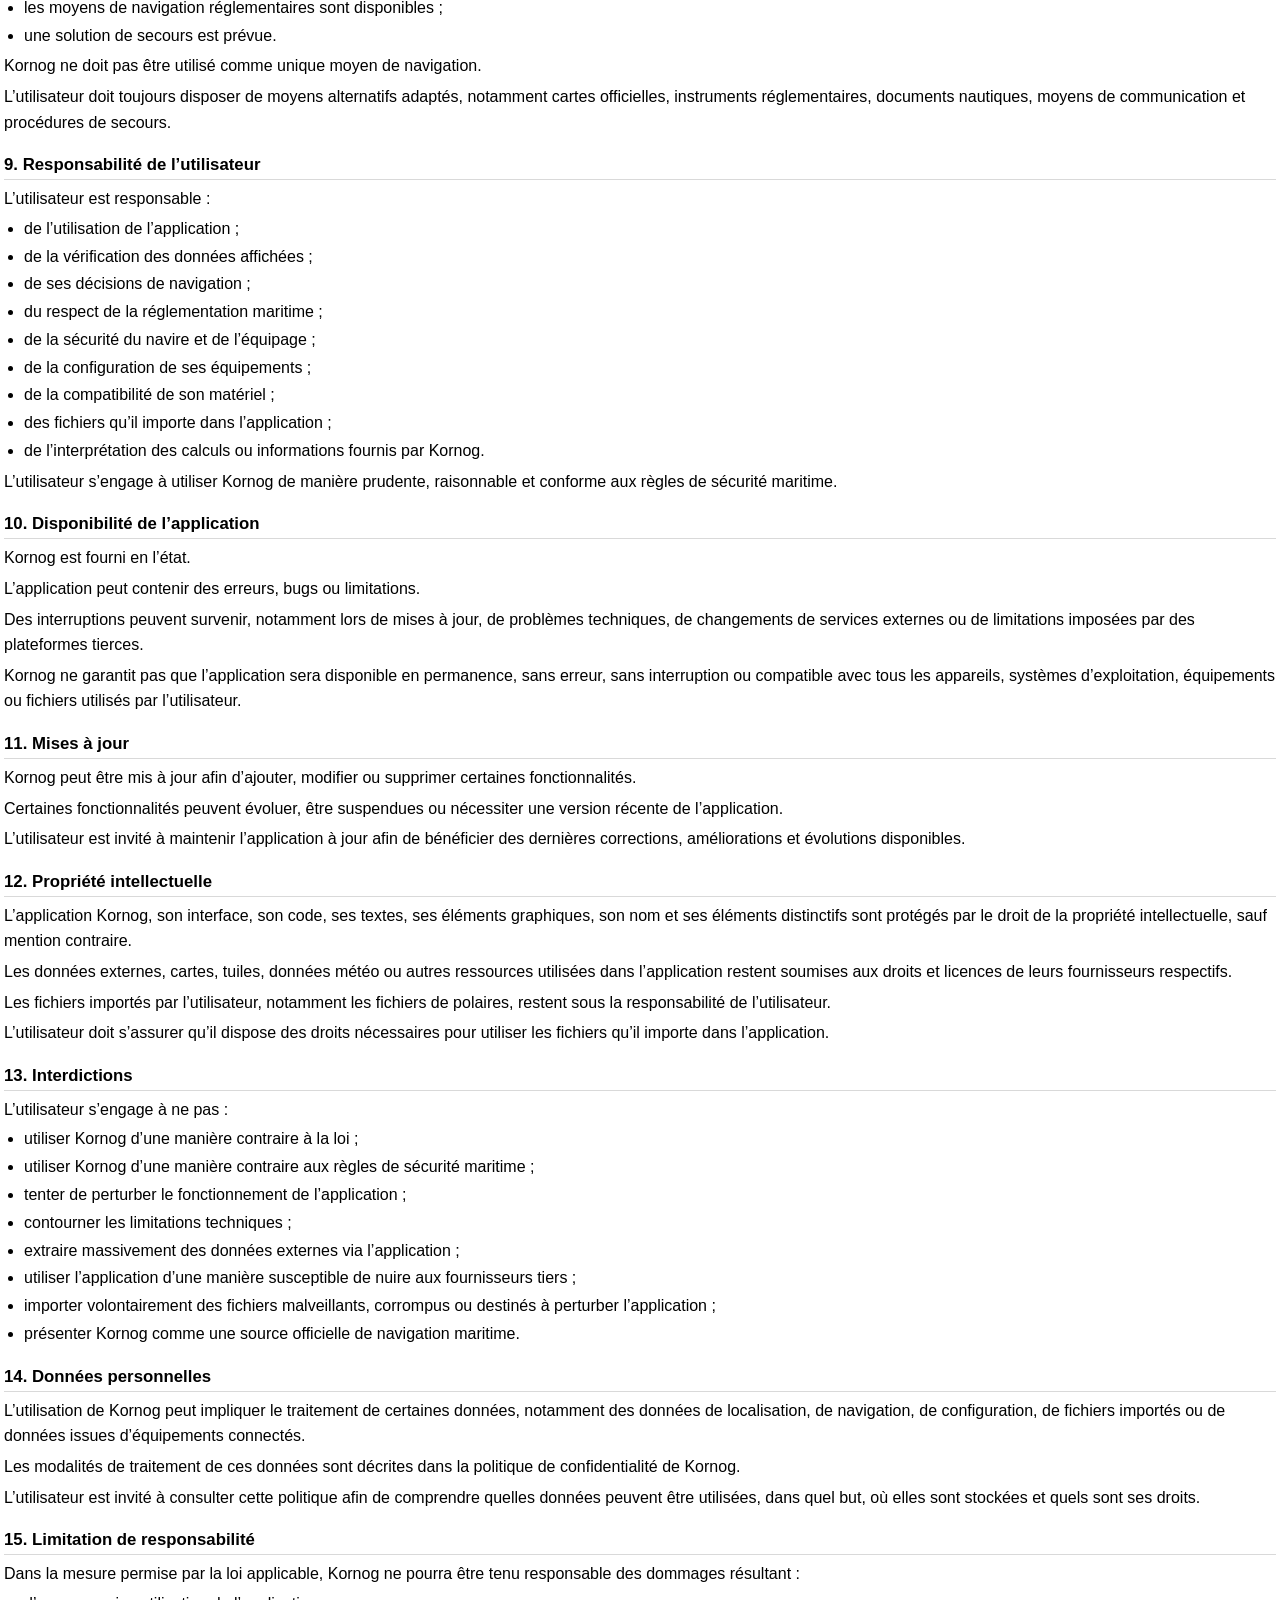
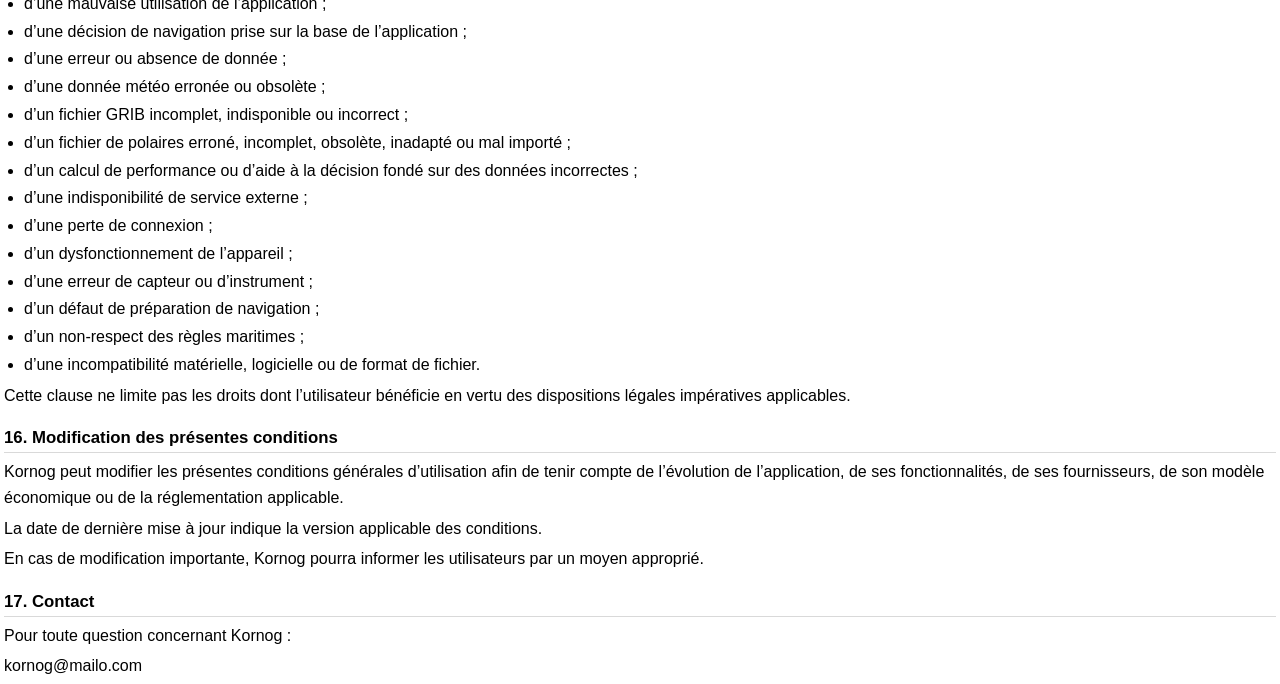
<file: assets/legal/FR/CGU.html>
<!DOCTYPE html>
<html lang="fr">
<head>
<meta charset="UTF-8">
<meta name="viewport" content="width=device-width, initial-scale=1">
<style>
  body { font-family: sans-serif; margin: 0; padding: 0 4px; }
  h1 { font-size: 1.25em; font-weight: bold; margin: 12px 0 2px; }
  h2 { font-size: 1.05em; font-weight: bold; margin: 20px 0 6px;
        border-bottom: 1px solid rgba(128,128,128,0.3); padding-bottom: 4px; }
  h3 { font-size: 0.95em; font-weight: bold; margin: 14px 0 4px; }
  p { margin: 5px 0; line-height: 1.6; }
  p.meta { font-size: 0.85em; opacity: 0.6; margin-bottom: 12px; }
  ul { padding-left: 20px; margin: 5px 0; }
  li { margin: 3px 0; line-height: 1.55; }
  a { color: #1976D2; }
  strong { font-weight: 600; }
</style>
</head>
<body>
<h1>Conditions générales d’utilisation de Kornog</h1>
<p class="meta">Dernière mise à jour : 01/01/2026</p>
<p>Les présentes conditions générales d’utilisation définissent les règles d’utilisation de l’application Kornog.</p>
<p>En utilisant Kornog, l’utilisateur accepte les présentes conditions.</p>
<h2>1. Objet de l’application</h2>
<p>Kornog est une application d’aide à la navigation destinée aux plaisanciers, navigateurs et utilisateurs de voiliers.</p>
<p>L’application peut proposer des fonctionnalités telles que :</p>
<ul>
<li>affichage cartographique ;</li>
<li>positionnement GPS ;</li>
<li>préparation de route ;</li>
<li>suivi de parcours ;</li>
<li>affichage de données météo ;</li>
<li>affichage de fichiers GRIB ;</li>
<li>affichage de données issues d’instruments de bord ;</li>
<li>affichage de données AIS ou NMEA lorsque disponibles ;</li>
<li>aide à l’analyse de navigation ;</li>
<li>calculs liés à la navigation et à la performance du voilier ;</li>
<li>import et utilisation de fichiers de polaires fournis par l’utilisateur.</li>
</ul>
<h2>2. Aide à la navigation uniquement</h2>
<p>Kornog est une aide à la navigation.</p>
<p>Kornog ne remplace pas :</p>
<ul>
<li>les cartes marines officielles ;</li>
<li>les documents nautiques réglementaires ;</li>
<li>les avis aux navigateurs ;</li>
<li>les instruments obligatoires à bord ;</li>
<li>la veille visuelle et auditive ;</li>
<li>l’expérience et le jugement du chef de bord ;</li>
<li>les règles internationales pour prévenir les abordages en mer ;</li>
<li>les obligations réglementaires applicables au navire et à son équipage.</li>
</ul>
<p>L’utilisateur reste seul responsable de sa navigation, de ses décisions, de sa route, de sa sécurité et de celle de son équipage.</p>
<p><strong>Kornog ne doit jamais être utilisé comme unique moyen de navigation.</strong></p>
<h2>3. Absence de garantie nautique</h2>
<p>Les données affichées dans Kornog peuvent être incomplètes, imprécises, obsolètes ou indisponibles.</p>
<p>Cela peut concerner notamment :</p>
<ul>
<li>les cartes ;</li>
<li>les traits de côte ;</li>
<li>les données météo ;</li>
<li>les fichiers GRIB ;</li>
<li>les données AIS ;</li>
<li>les données NMEA ;</li>
<li>les données GPS ;</li>
<li>les informations de profondeur ;</li>
<li>les données de vent ;</li>
<li>les routes ou calculs produits par l’application ;</li>
<li>les fichiers de polaires importés par l’utilisateur ;</li>
<li>les calculs de performance ou d’aide à la décision basés sur ces données.</li>
</ul>
<p>L’utilisateur doit vérifier les informations avec des sources officielles et adaptées à la navigation envisagée.</p>
<h2>4. Cartes et données externes</h2>
<p>Kornog peut utiliser des données ou services externes, par exemple OpenSeaMap, OpenStreetMap ou des fournisseurs météo.</p>
<p>Ces services peuvent être indisponibles, modifiés, limités ou interrompus.</p>
<p>Kornog ne garantit pas la disponibilité permanente des services externes.</p>
<p>L’utilisateur doit respecter les licences, conditions d’utilisation et attributions associées aux données affichées.</p>
<p>Attribution indicative :</p>
<p>© OpenStreetMap contributors</p>
<p>© OpenSeaMap contributors, le cas échéant</p>
<h2>5. Données météo et GRIB</h2>
<p>Les données météo et fichiers GRIB sont des prévisions.</p>
<p>Elles peuvent être erronées, imprécises, incomplètes ou ne pas refléter les conditions réelles rencontrées en mer.</p>
<p>L’utilisateur doit consulter les bulletins météo officiels et prendre en compte les conditions locales.</p>
<p>Kornog ne garantit pas l’exactitude, la disponibilité, la fraîcheur ou l’adéquation des données météo téléchargées ou affichées.</p>
<h2>6. Fichiers de polaires importés par l’utilisateur</h2>
<p>Kornog peut permettre à l’utilisateur d’importer un fichier de polaires de bateau depuis son appareil.</p>
<p>Ces fichiers peuvent être utilisés par l’application pour afficher ou calculer certaines informations liées à la performance théorique du voilier, par exemple selon l’angle du vent, la force du vent ou d’autres paramètres de navigation.</p>
<p>L’utilisateur reconnaît que les fichiers de polaires peuvent être :</p>
<ul>
<li>incomplets ;</li>
<li>imprécis ;</li>
<li>obsolètes ;</li>
<li>mal formatés ;</li>
<li>incompatibles avec l’application ;</li>
<li>inadaptés au bateau réellement utilisé ;</li>
<li>inadaptés aux conditions réelles de navigation.</li>
</ul>
<p>L’utilisateur est seul responsable :</p>
<ul>
<li>du choix du fichier importé ;</li>
<li>de l’exactitude du fichier ;</li>
<li>de sa cohérence avec le bateau utilisé ;</li>
<li>de son adaptation à l’état réel du bateau, de ses voiles, de son chargement et des conditions de navigation ;</li>
<li>des décisions prises à partir des informations ou calculs issus de ce fichier.</li>
</ul>
<p>Kornog ne vérifie pas la validité nautique des fichiers de polaires importés.</p>
<p>Kornog ne garantit pas que les performances calculées ou affichées à partir d’un fichier de polaires correspondent aux performances réelles du bateau.</p>
<p>Les données issues d’un fichier de polaires ne sont qu’une indication théorique et ne doivent pas être utilisées comme seule base de décision en navigation.</p>
<p>Lorsqu’un nouveau fichier de polaires est importé, il peut remplacer les polaires précédemment enregistrées dans l’application.</p>
<p>L’utilisateur doit vérifier après import que les données affichées semblent cohérentes avant toute utilisation en navigation.</p>
<h2>7. Données GPS, NMEA, AIS et capteurs</h2>
<p>Kornog peut afficher des données issues de l’appareil ou d’équipements embarqués.</p>
<p>Ces données peuvent être affectées par :</p>
<ul>
<li>une mauvaise réception GPS ;</li>
<li>une erreur de capteur ;</li>
<li>une mauvaise configuration réseau ;</li>
<li>une perte de connexion ;</li>
<li>une latence ;</li>
<li>une donnée obsolète ;</li>
<li>une erreur de transmission ;</li>
<li>une incompatibilité matérielle ou logicielle.</li>
</ul>
<p>L’utilisateur doit vérifier la cohérence des informations affichées et ne pas se fier uniquement à l’application.</p>
<p>Les données AIS, lorsqu’elles sont affichées, peuvent être incomplètes, retardées, absentes ou erronées.</p>
<p>L’affichage de données AIS dans Kornog ne dispense pas l’utilisateur d’assurer une veille visuelle et auditive permanente.</p>
<h2>8. Utilisation en mer</h2>
<p>Avant toute navigation, l’utilisateur doit s’assurer que :</p>
<ul>
<li>son appareil est chargé ;</li>
<li>l’application fonctionne correctement ;</li>
<li>les cartes nécessaires sont disponibles ;</li>
<li>les données météo ont été téléchargées et sont récentes ;</li>
<li>les instruments de bord fonctionnent ;</li>
<li>les fichiers importés, notamment les polaires, sont cohérents et adaptés ;</li>
<li>les moyens de navigation réglementaires sont disponibles ;</li>
<li>une solution de secours est prévue.</li>
</ul>
<p>Kornog ne doit pas être utilisé comme unique moyen de navigation.</p>
<p>L’utilisateur doit toujours disposer de moyens alternatifs adaptés, notamment cartes officielles, instruments réglementaires, documents nautiques, moyens de communication et procédures de secours.</p>
<h2>9. Responsabilité de l’utilisateur</h2>
<p>L’utilisateur est responsable :</p>
<ul>
<li>de l’utilisation de l’application ;</li>
<li>de la vérification des données affichées ;</li>
<li>de ses décisions de navigation ;</li>
<li>du respect de la réglementation maritime ;</li>
<li>de la sécurité du navire et de l’équipage ;</li>
<li>de la configuration de ses équipements ;</li>
<li>de la compatibilité de son matériel ;</li>
<li>des fichiers qu’il importe dans l’application ;</li>
<li>de l’interprétation des calculs ou informations fournis par Kornog.</li>
</ul>
<p>L’utilisateur s’engage à utiliser Kornog de manière prudente, raisonnable et conforme aux règles de sécurité maritime.</p>
<h2>10. Disponibilité de l’application</h2>
<p>Kornog est fourni en l’état.</p>
<p>L’application peut contenir des erreurs, bugs ou limitations.</p>
<p>Des interruptions peuvent survenir, notamment lors de mises à jour, de problèmes techniques, de changements de services externes ou de limitations imposées par des plateformes tierces.</p>
<p>Kornog ne garantit pas que l’application sera disponible en permanence, sans erreur, sans interruption ou compatible avec tous les appareils, systèmes d’exploitation, équipements ou fichiers utilisés par l’utilisateur.</p>
<h2>11. Mises à jour</h2>
<p>Kornog peut être mis à jour afin d’ajouter, modifier ou supprimer certaines fonctionnalités.</p>
<p>Certaines fonctionnalités peuvent évoluer, être suspendues ou nécessiter une version récente de l’application.</p>
<p>L’utilisateur est invité à maintenir l’application à jour afin de bénéficier des dernières corrections, améliorations et évolutions disponibles.</p>
<h2>12. Propriété intellectuelle</h2>
<p>L’application Kornog, son interface, son code, ses textes, ses éléments graphiques, son nom et ses éléments distinctifs sont protégés par le droit de la propriété intellectuelle, sauf mention contraire.</p>
<p>Les données externes, cartes, tuiles, données météo ou autres ressources utilisées dans l’application restent soumises aux droits et licences de leurs fournisseurs respectifs.</p>
<p>Les fichiers importés par l’utilisateur, notamment les fichiers de polaires, restent sous la responsabilité de l’utilisateur.</p>
<p>L’utilisateur doit s’assurer qu’il dispose des droits nécessaires pour utiliser les fichiers qu’il importe dans l’application.</p>
<h2>13. Interdictions</h2>
<p>L’utilisateur s’engage à ne pas :</p>
<ul>
<li>utiliser Kornog d’une manière contraire à la loi ;</li>
<li>utiliser Kornog d’une manière contraire aux règles de sécurité maritime ;</li>
<li>tenter de perturber le fonctionnement de l’application ;</li>
<li>contourner les limitations techniques ;</li>
<li>extraire massivement des données externes via l’application ;</li>
<li>utiliser l’application d’une manière susceptible de nuire aux fournisseurs tiers ;</li>
<li>importer volontairement des fichiers malveillants, corrompus ou destinés à perturber l’application ;</li>
<li>présenter Kornog comme une source officielle de navigation maritime.</li>
</ul>
<h2>14. Données personnelles</h2>
<p>L’utilisation de Kornog peut impliquer le traitement de certaines données, notamment des données de localisation, de navigation, de configuration, de fichiers importés ou de données issues d’équipements connectés.</p>
<p>Les modalités de traitement de ces données sont décrites dans la politique de confidentialité de Kornog.</p>
<p>L’utilisateur est invité à consulter cette politique afin de comprendre quelles données peuvent être utilisées, dans quel but, où elles sont stockées et quels sont ses droits.</p>
<h2>15. Limitation de responsabilité</h2>
<p>Dans la mesure permise par la loi applicable, Kornog ne pourra être tenu responsable des dommages résultant :</p>
<ul>
<li>d’une mauvaise utilisation de l’application ;</li>
<li>d’une décision de navigation prise sur la base de l’application ;</li>
<li>d’une erreur ou absence de donnée ;</li>
<li>d’une donnée météo erronée ou obsolète ;</li>
<li>d’un fichier GRIB incomplet, indisponible ou incorrect ;</li>
<li>d’un fichier de polaires erroné, incomplet, obsolète, inadapté ou mal importé ;</li>
<li>d’un calcul de performance ou d’aide à la décision fondé sur des données incorrectes ;</li>
<li>d’une indisponibilité de service externe ;</li>
<li>d’une perte de connexion ;</li>
<li>d’un dysfonctionnement de l’appareil ;</li>
<li>d’une erreur de capteur ou d’instrument ;</li>
<li>d’un défaut de préparation de navigation ;</li>
<li>d’un non-respect des règles maritimes ;</li>
<li>d’une incompatibilité matérielle, logicielle ou de format de fichier.</li>
</ul>
<p>Cette clause ne limite pas les droits dont l’utilisateur bénéficie en vertu des dispositions légales impératives applicables.</p>
<h2>16. Modification des présentes conditions</h2>
<p>Kornog peut modifier les présentes conditions générales d’utilisation afin de tenir compte de l’évolution de l’application, de ses fonctionnalités, de ses fournisseurs, de son modèle économique ou de la réglementation applicable.</p>
<p>La date de dernière mise à jour indique la version applicable des conditions.</p>
<p>En cas de modification importante, Kornog pourra informer les utilisateurs par un moyen approprié.</p>
<h2>17. Contact</h2>
<p>Pour toute question concernant Kornog :</p>
<p>kornog@mailo.com</p>
</body>
</html>
</file>
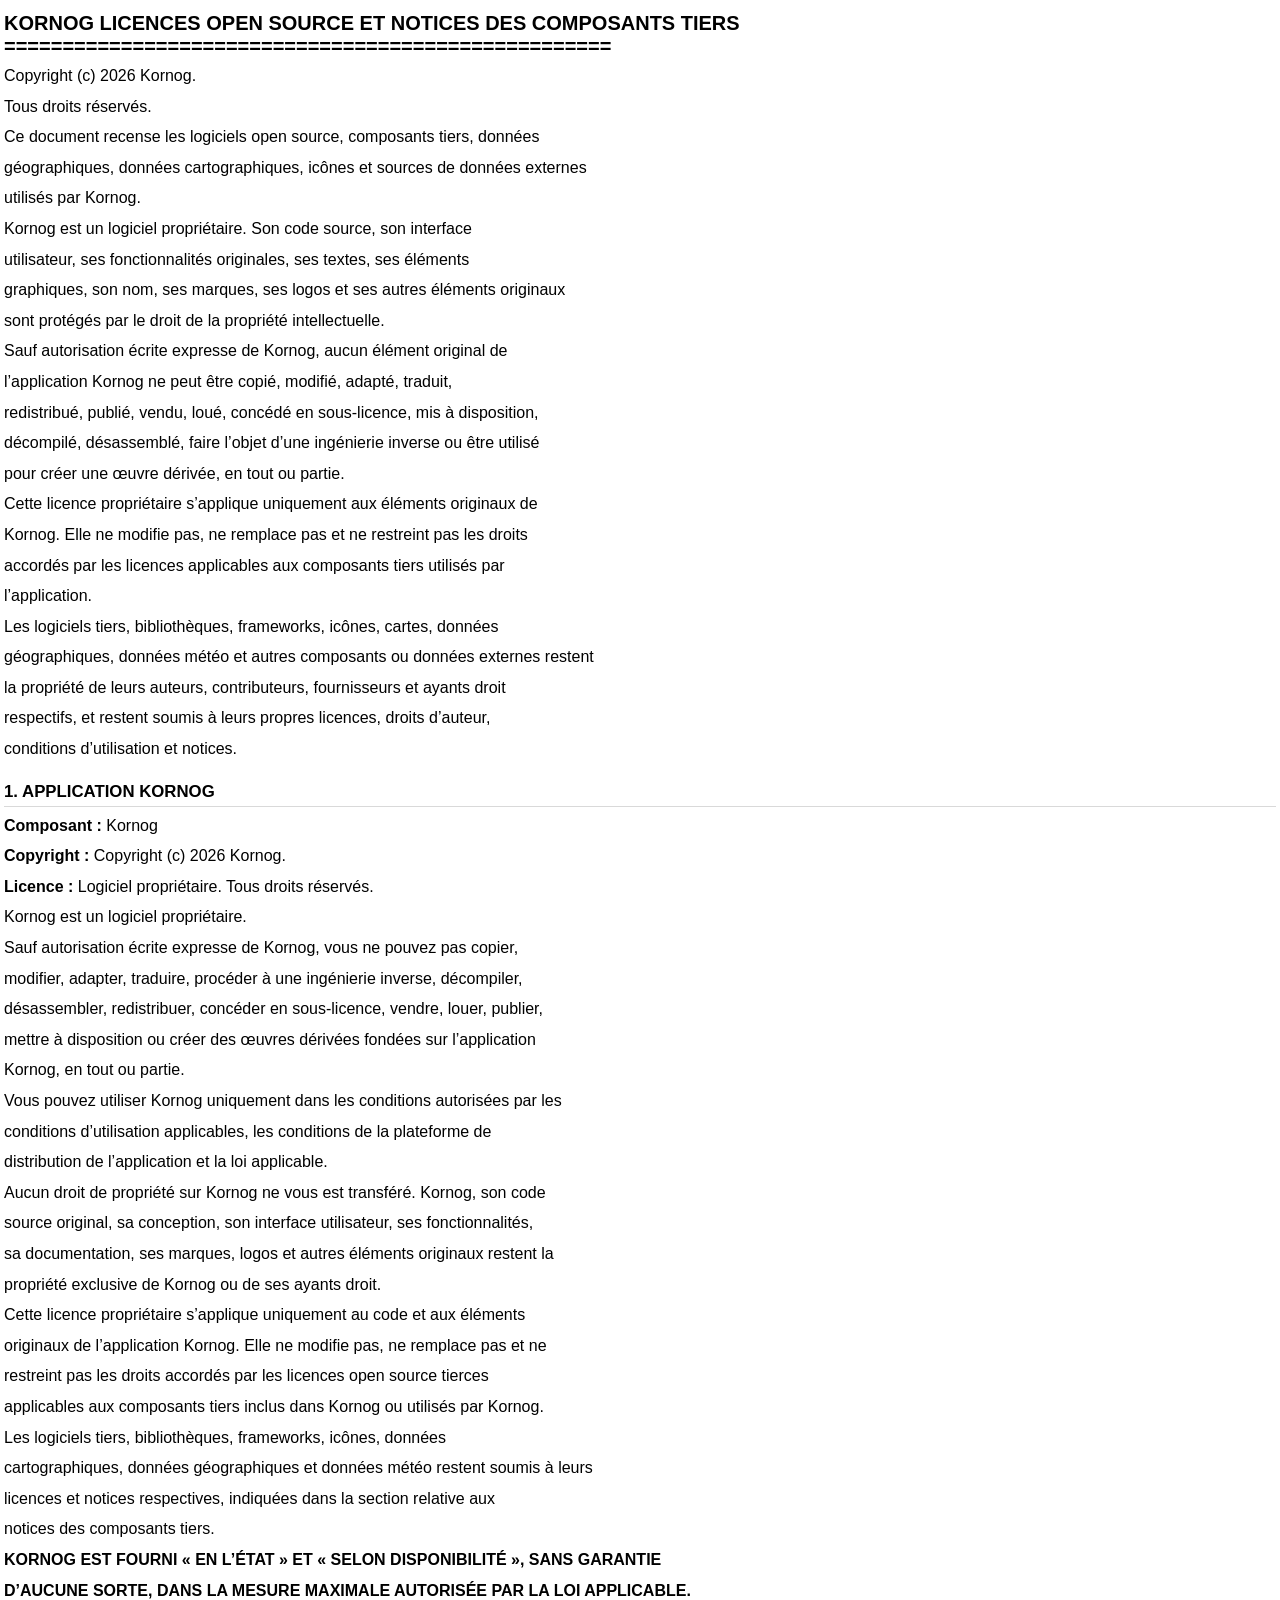
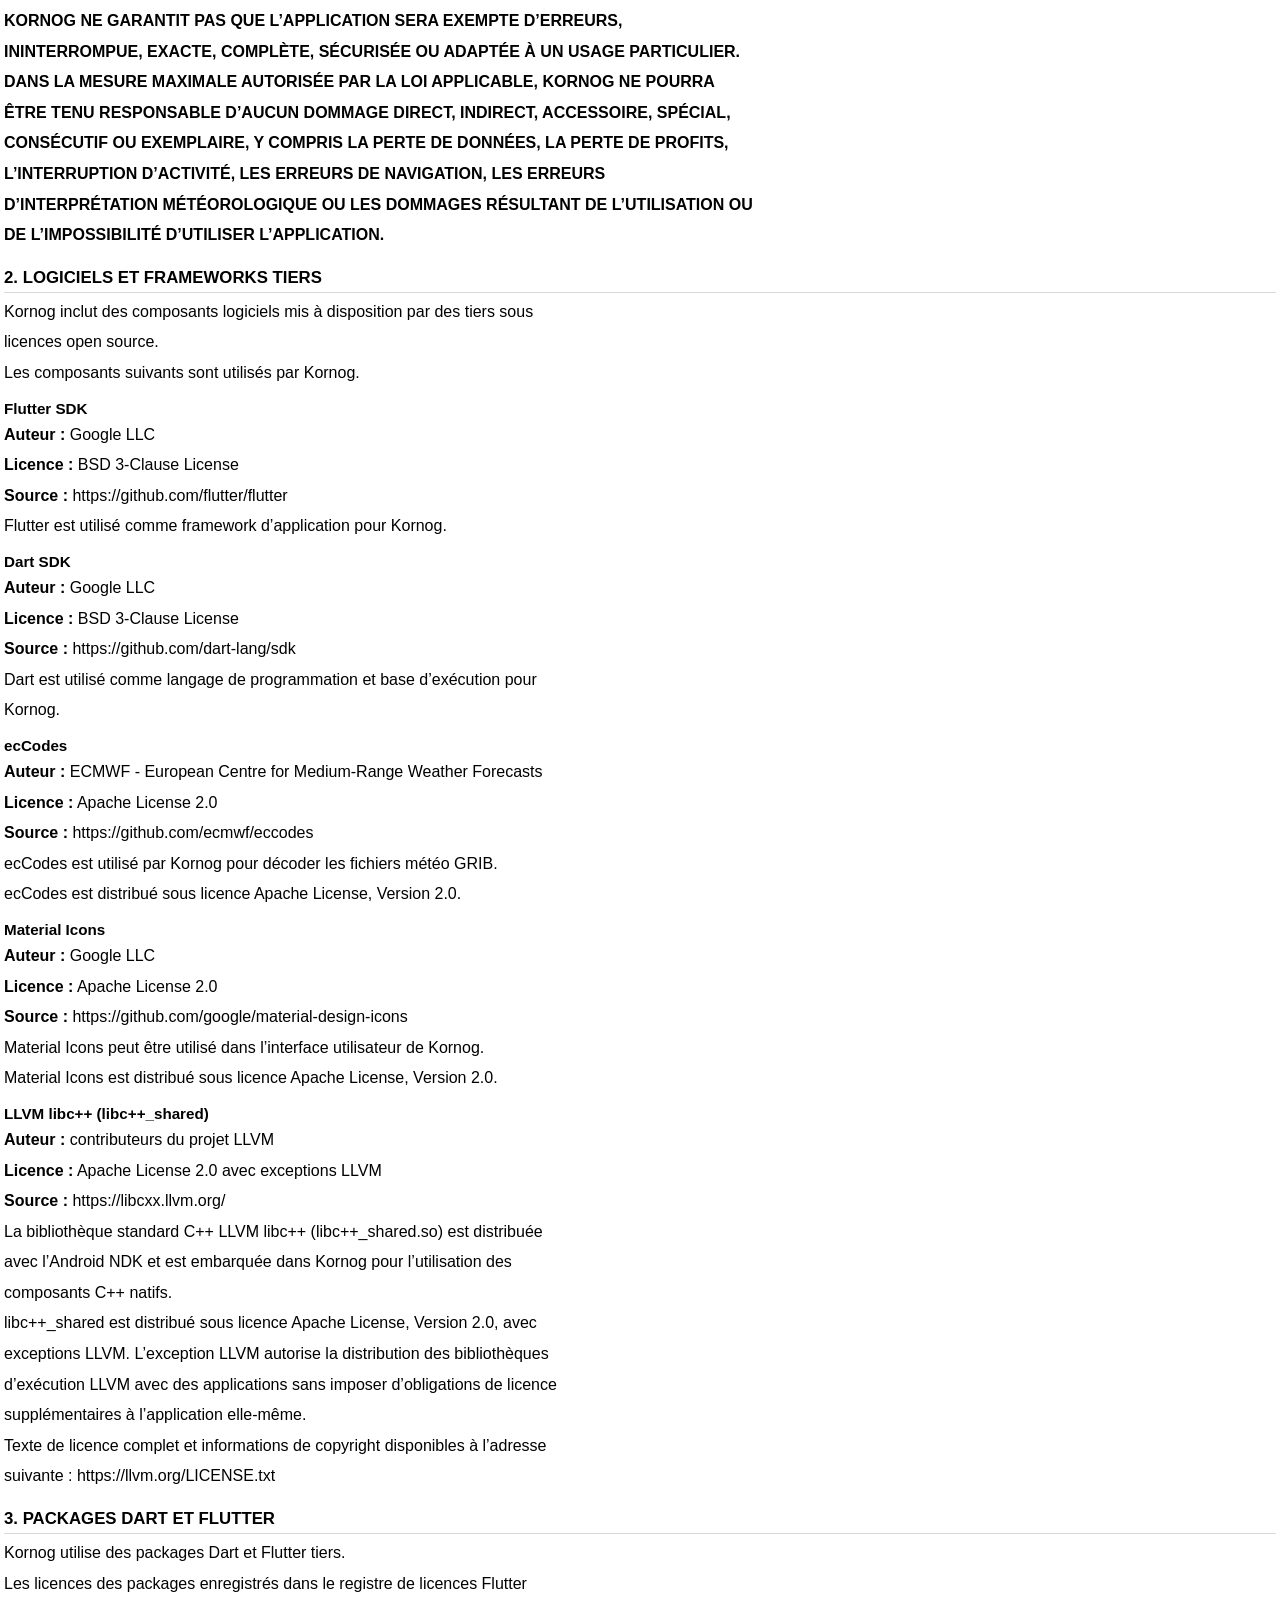
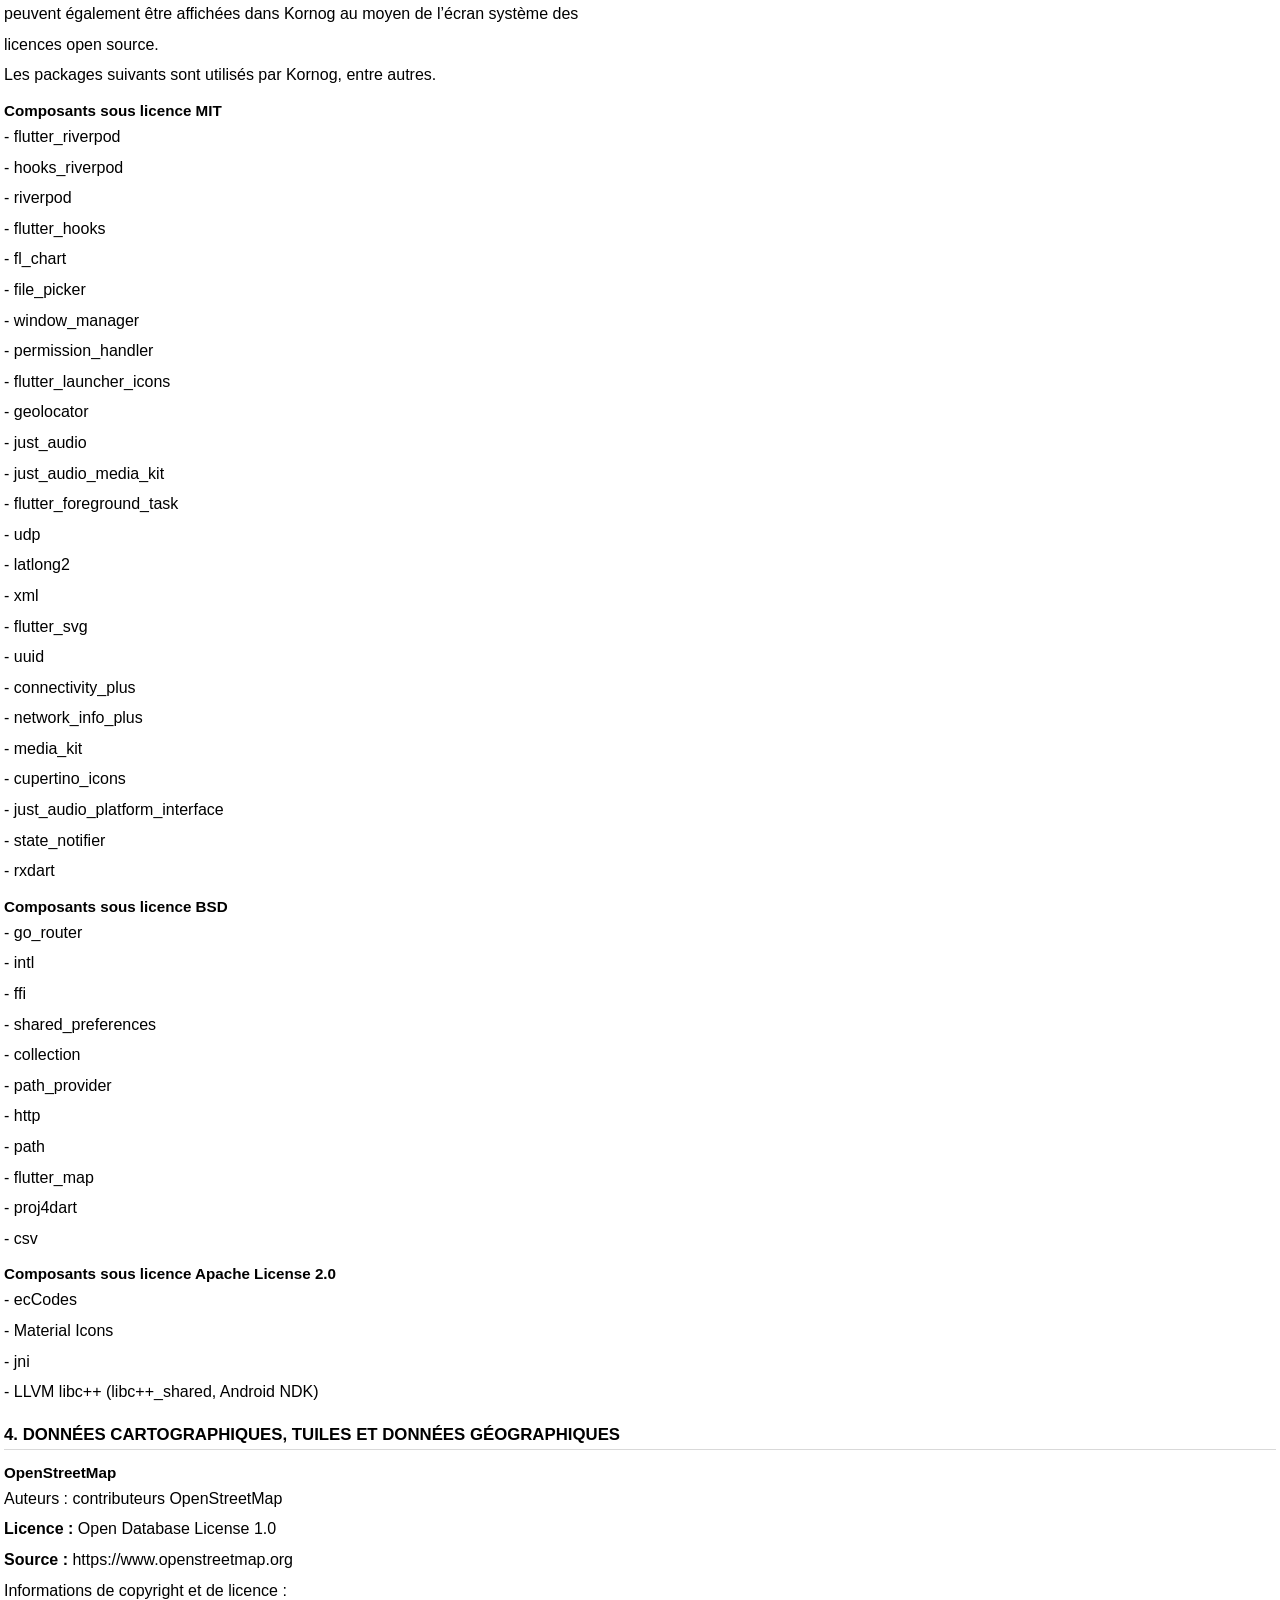
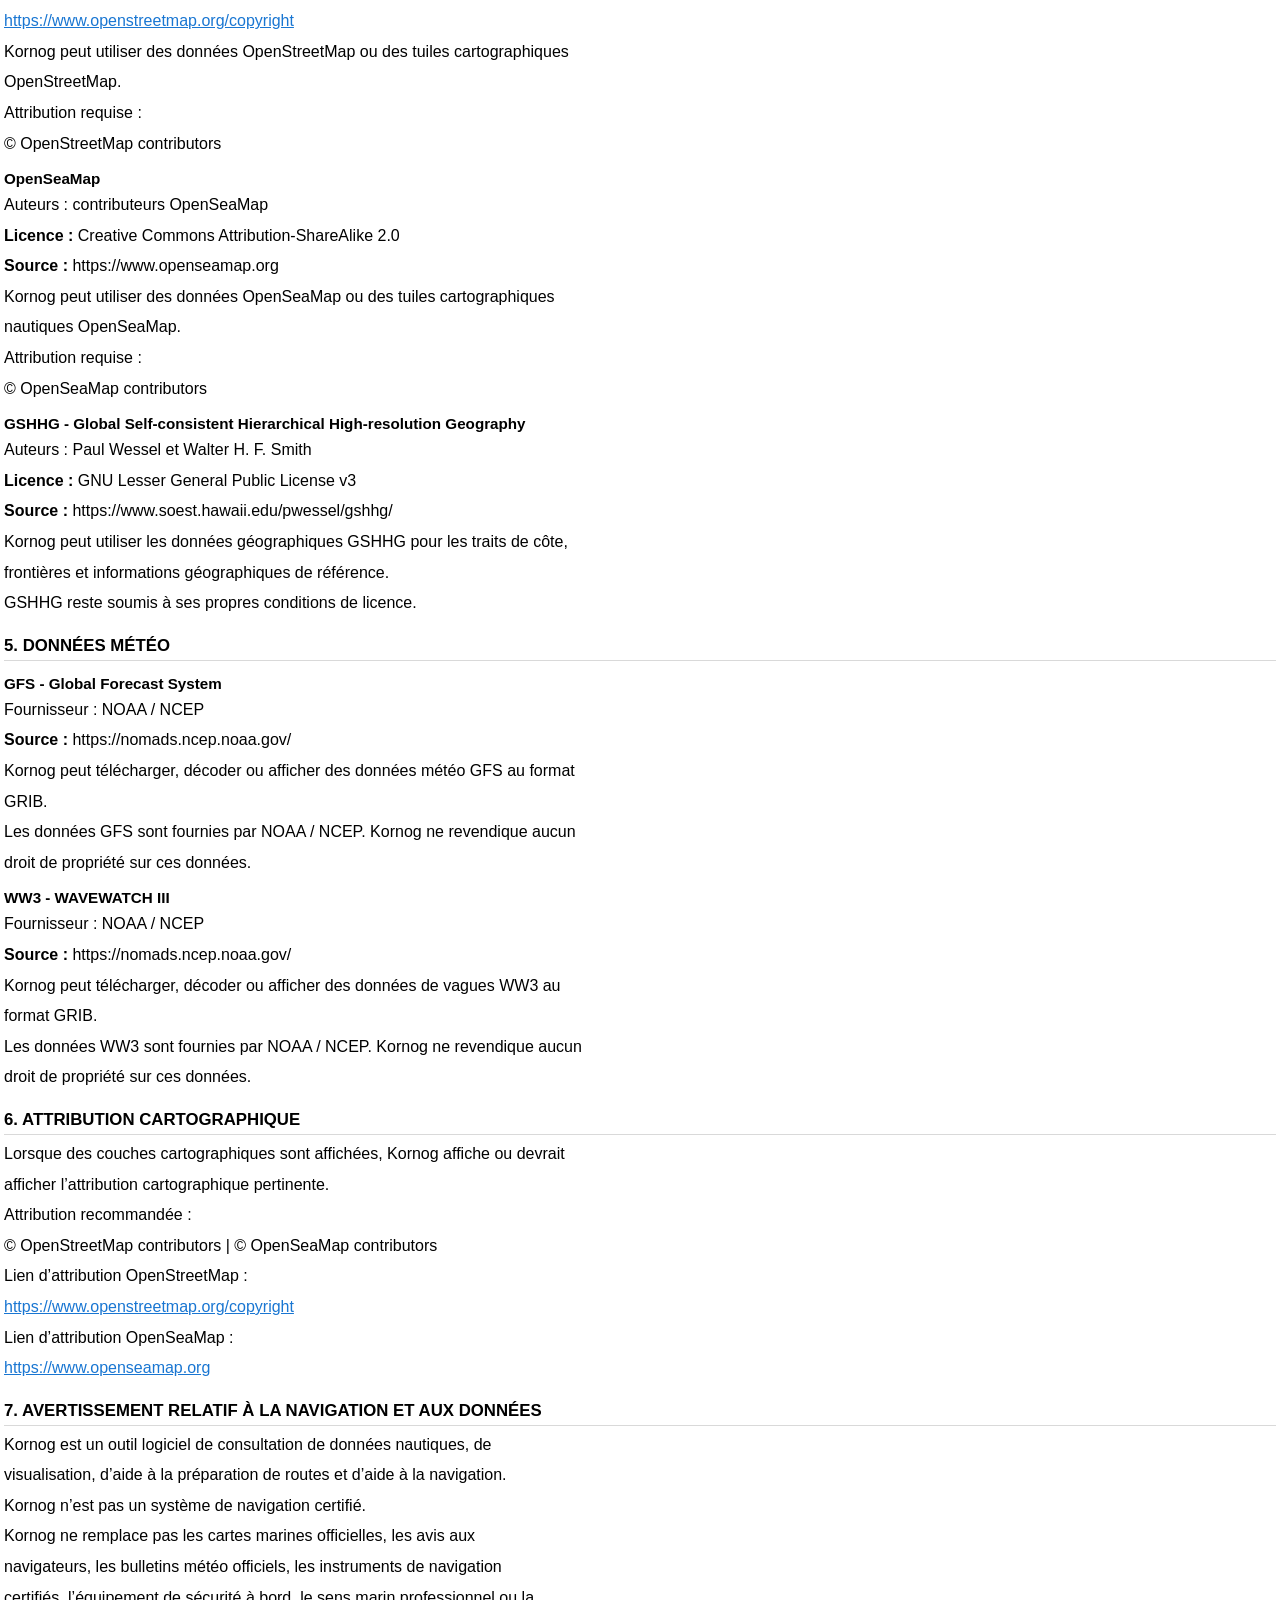
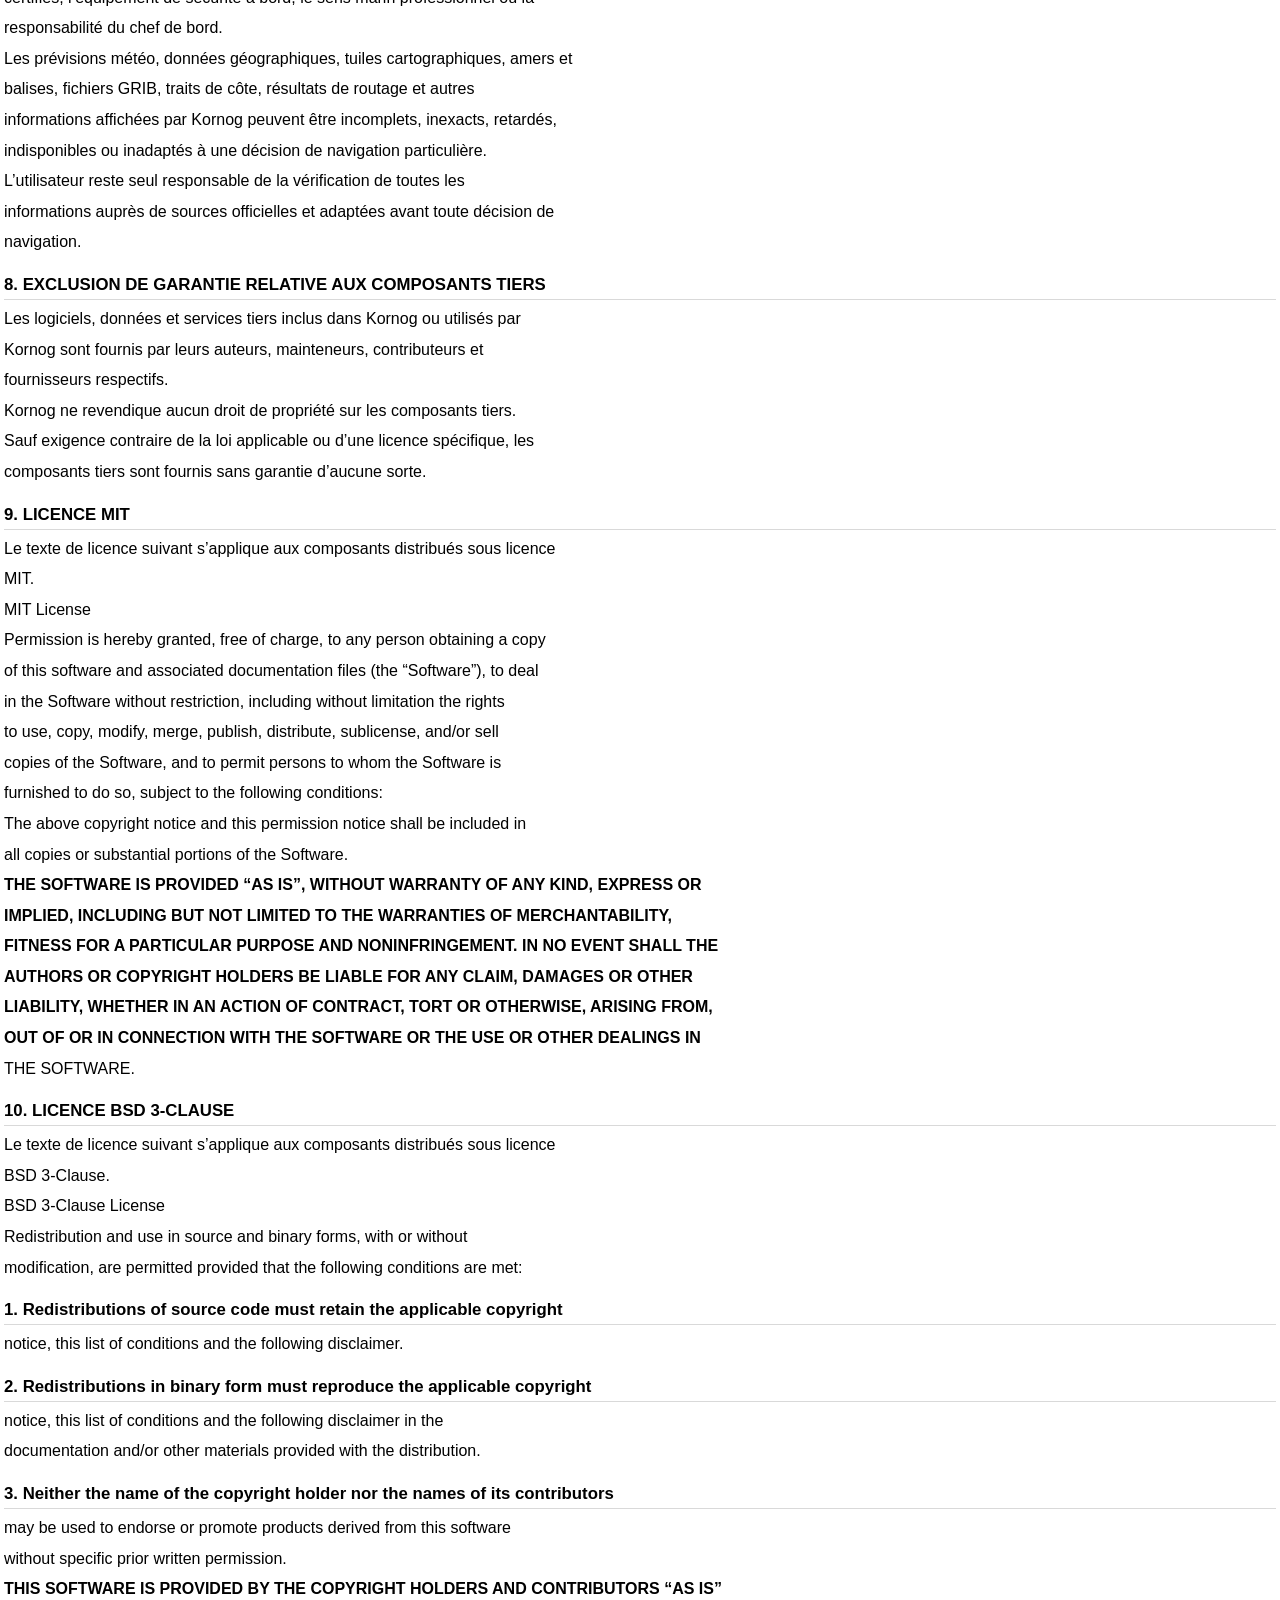
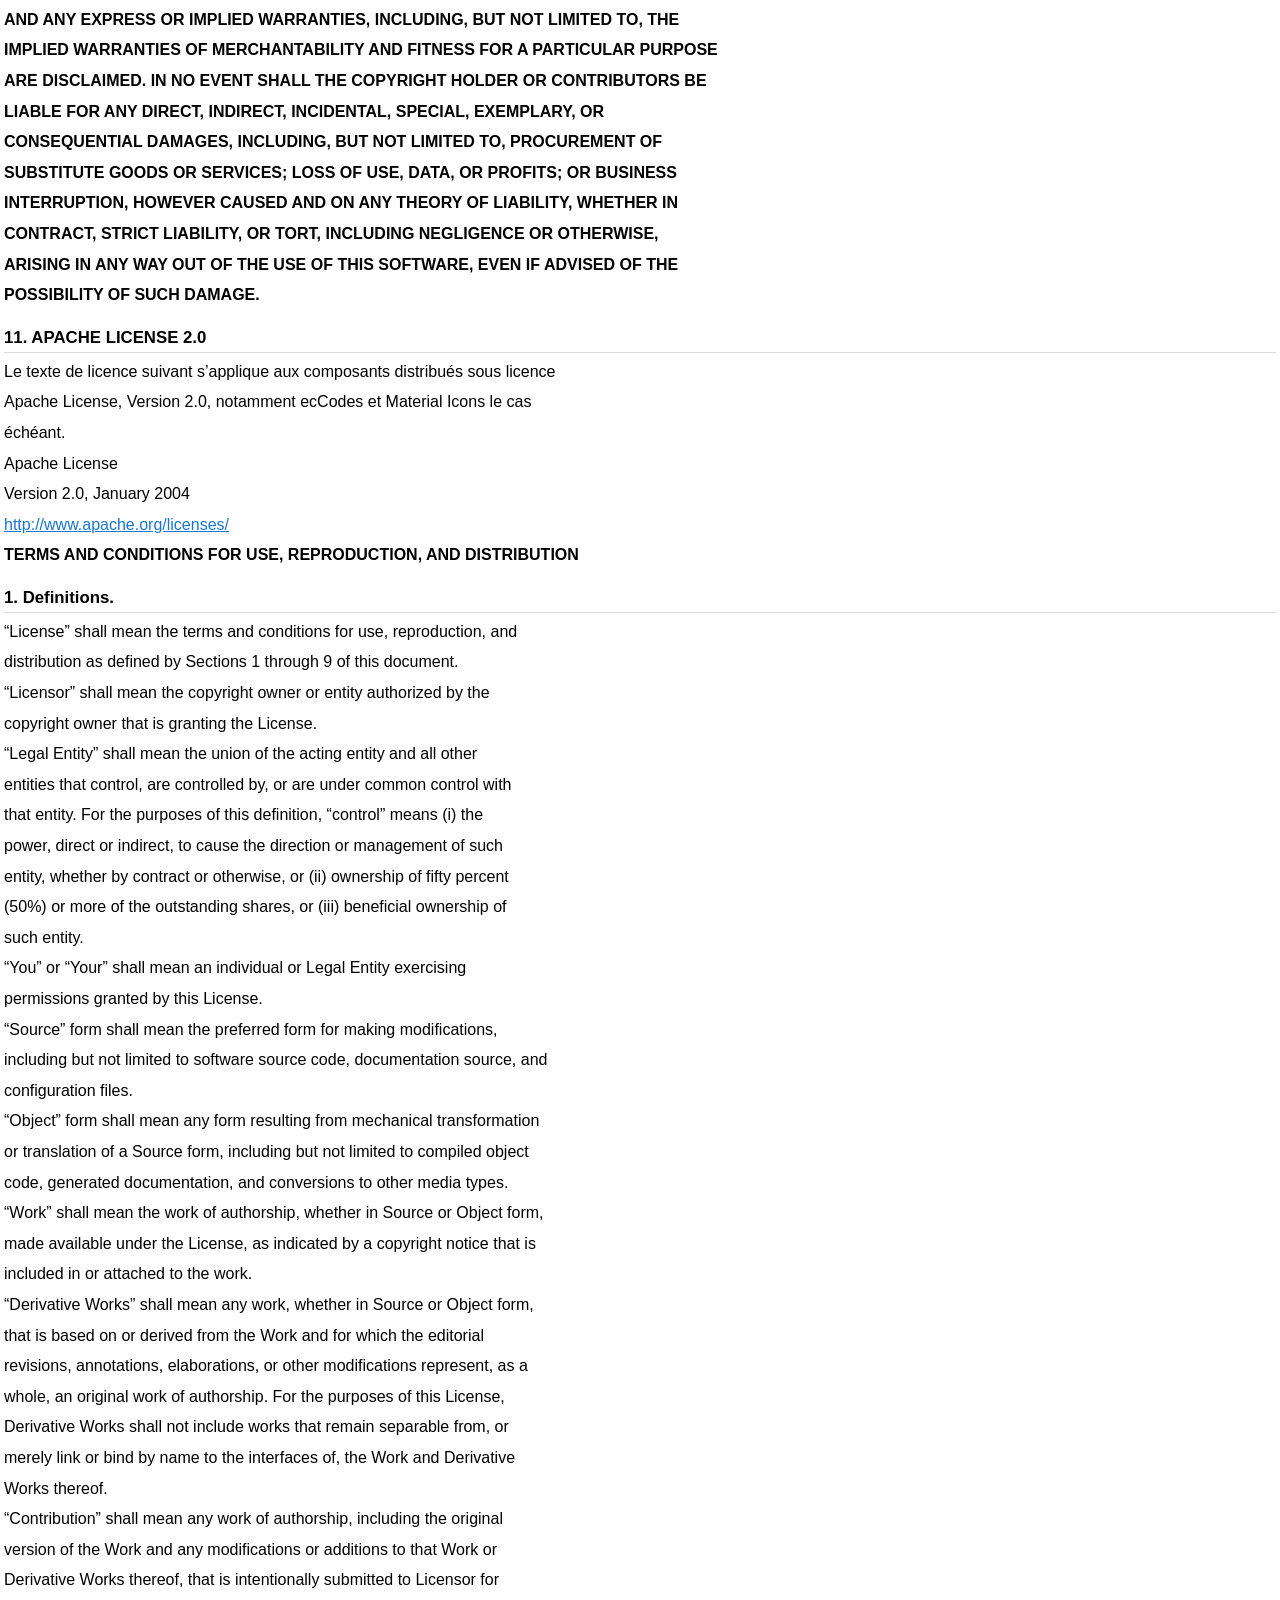
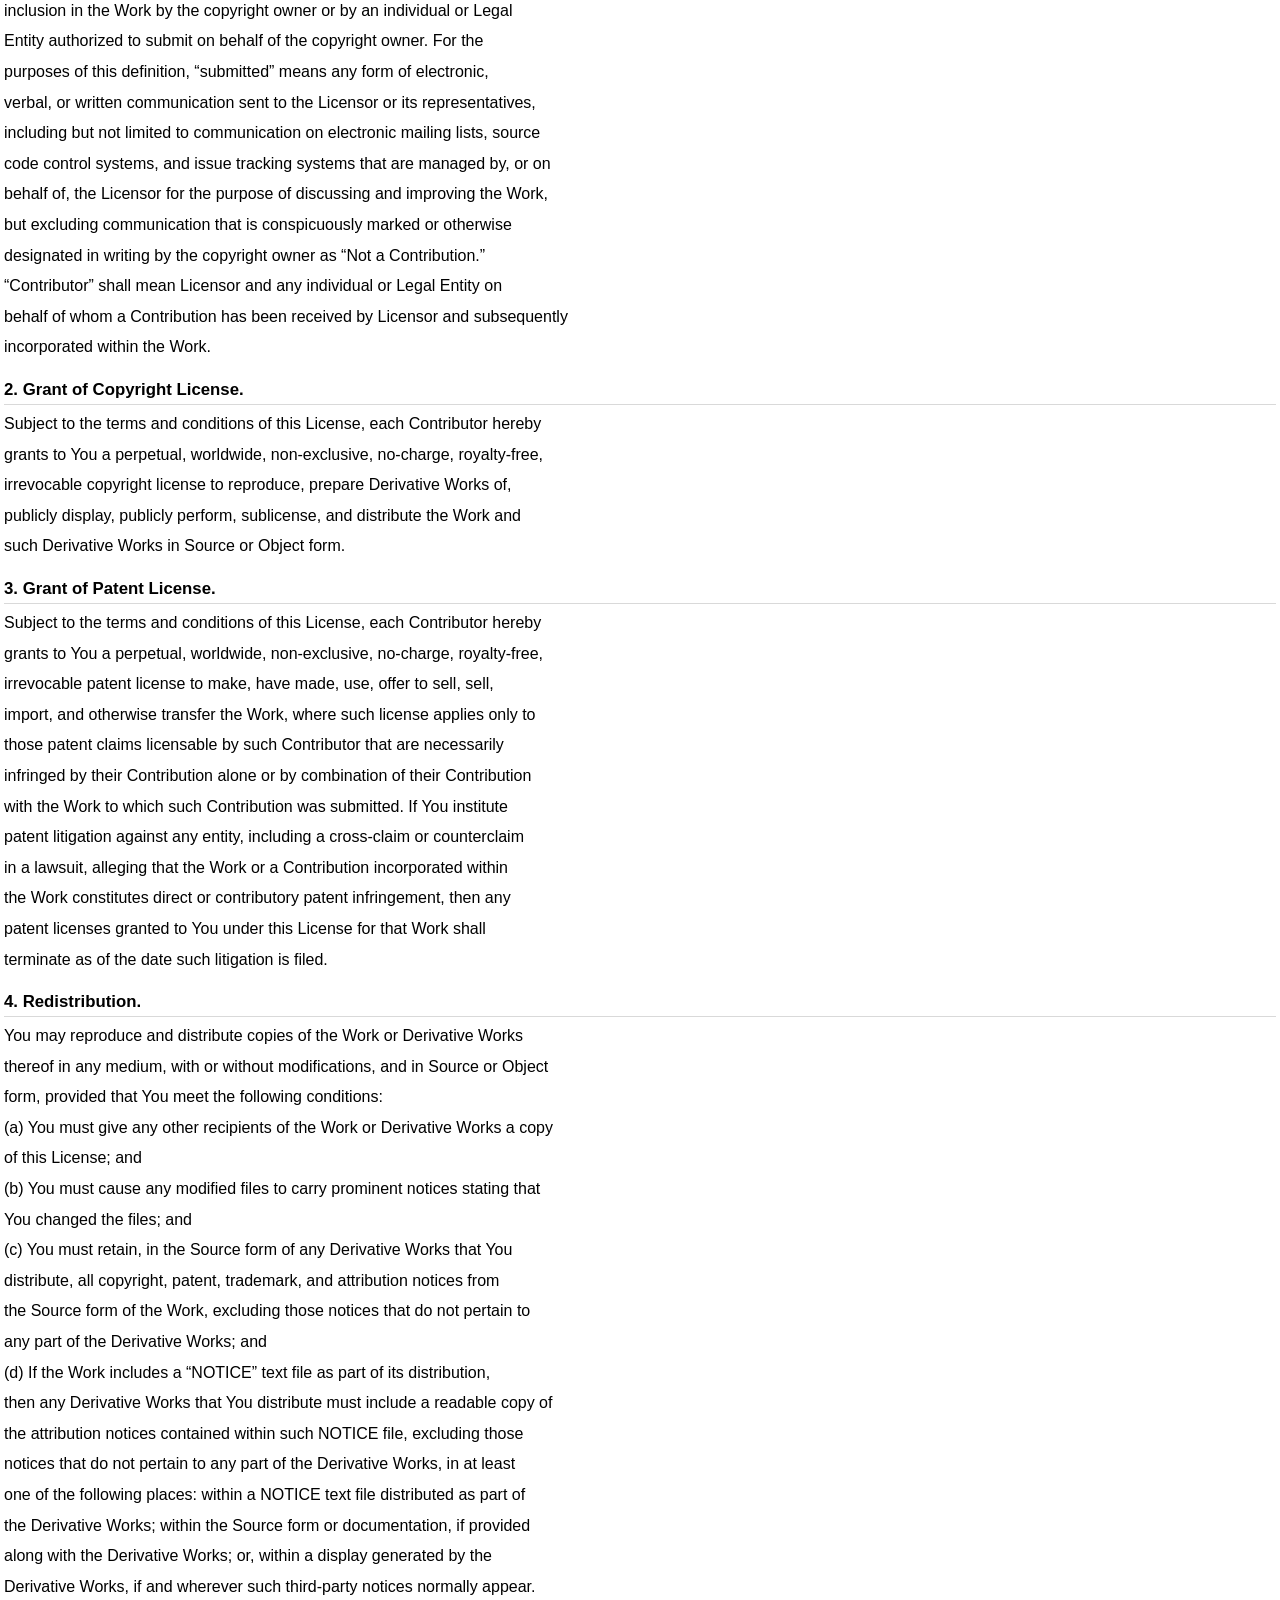
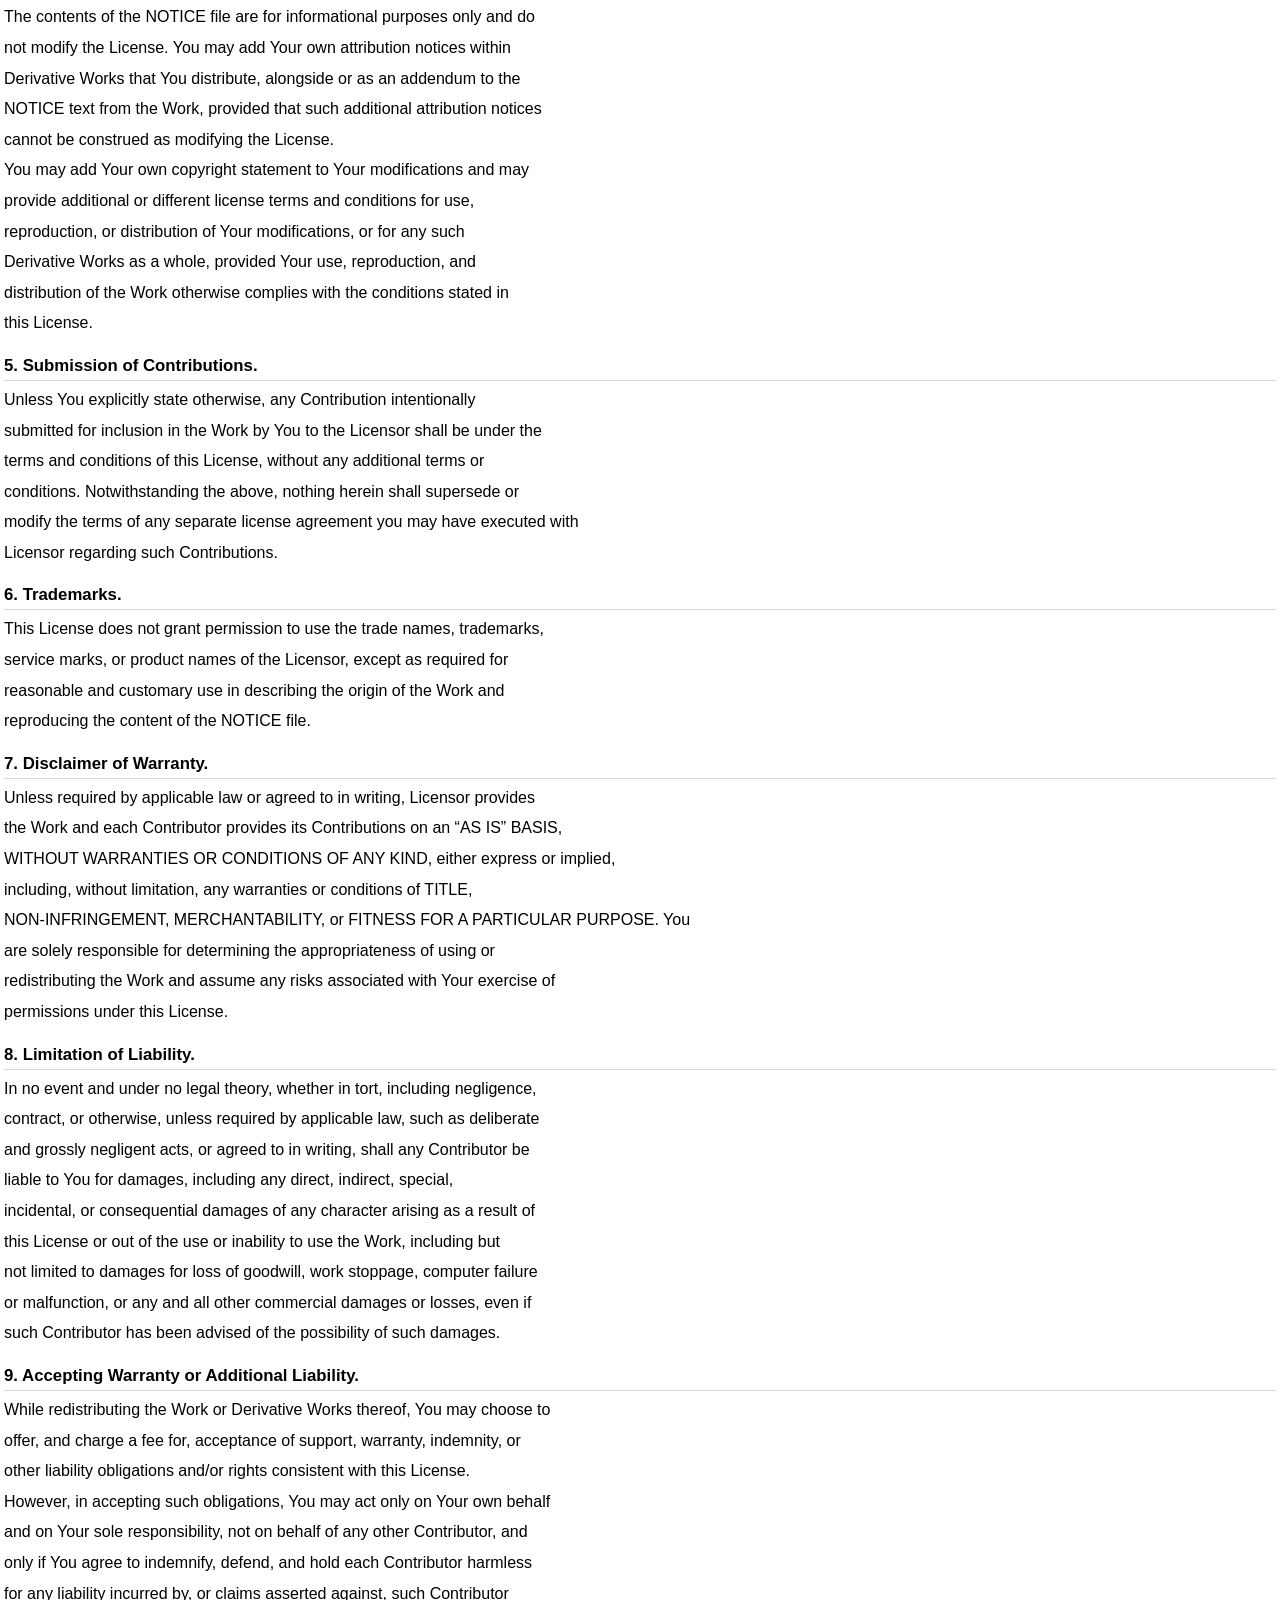
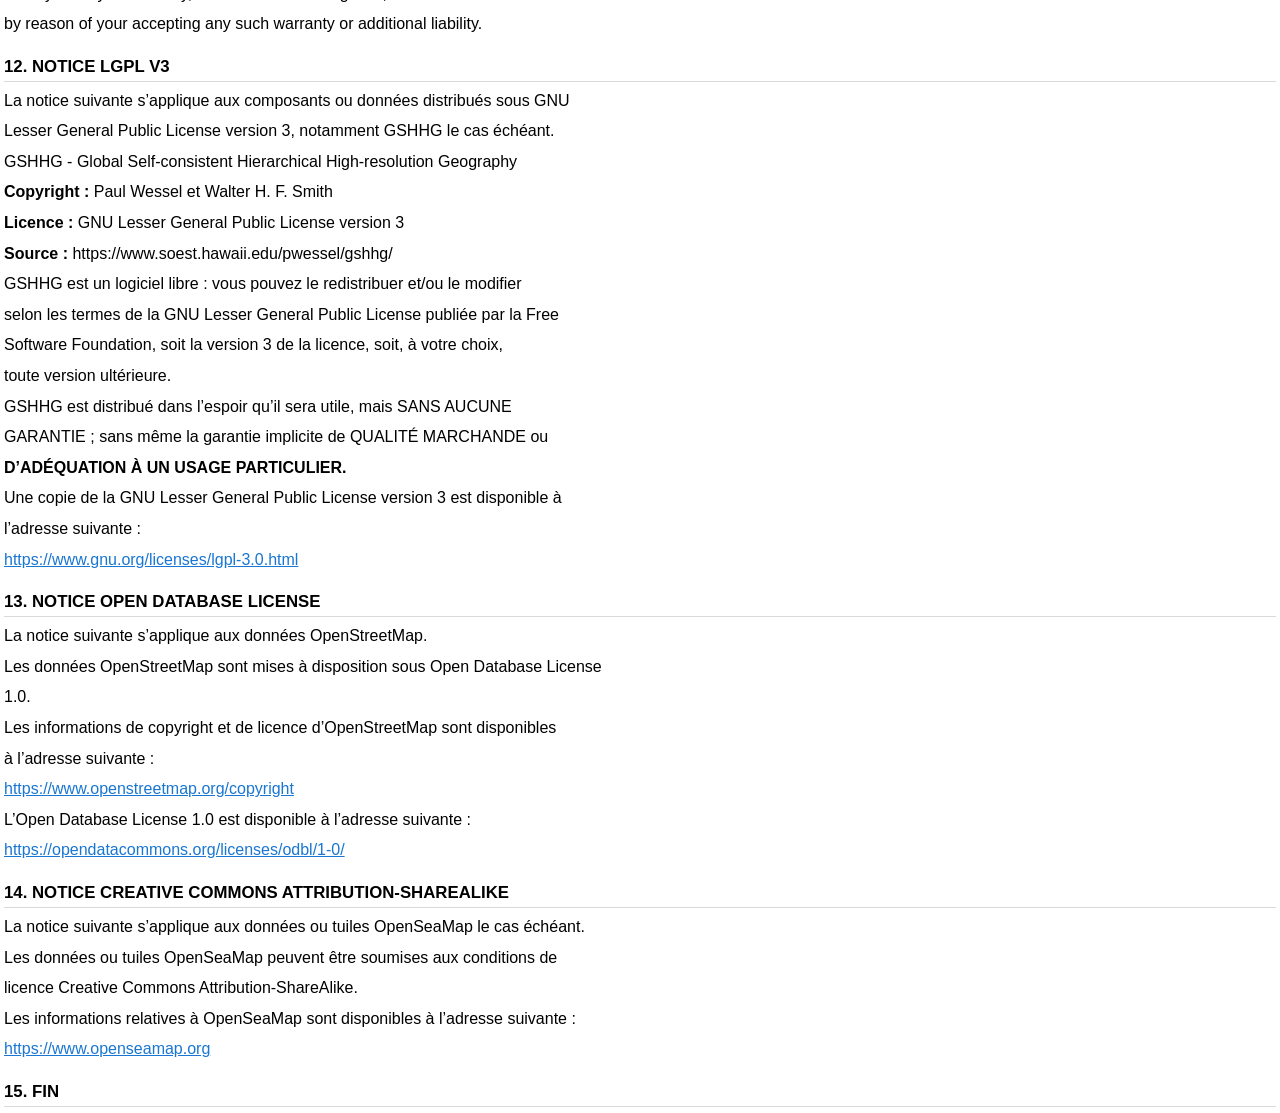
<file: assets/legal/FR/licences_et_notices_tiers_kornog_fr.html>
<!DOCTYPE html>
<html lang="fr">
<head>
<meta charset="UTF-8">
<meta name="viewport" content="width=device-width, initial-scale=1">
<style>
  body { font-family: sans-serif; margin: 0; padding: 0 4px; }
  h1 { font-size: 1.25em; font-weight: bold; margin: 12px 0 2px; }
  h2 { font-size: 1.05em; font-weight: bold; margin: 20px 0 6px;
        border-bottom: 1px solid rgba(128,128,128,0.3); padding-bottom: 4px; }
  h3 { font-size: 0.95em; font-weight: bold; margin: 14px 0 4px; }
  p { margin: 5px 0; line-height: 1.6; }
  p.meta { font-size: 0.85em; opacity: 0.6; margin-bottom: 12px; }
  ul { padding-left: 20px; margin: 5px 0; }
  li { margin: 3px 0; line-height: 1.55; }
  a { color: #1976D2; }
  strong { font-weight: 600; }
</style>
</head>
<body>
<h1>KORNOG LICENCES OPEN SOURCE ET NOTICES DES COMPOSANTS TIERS ====================================================</h1>
<p>Copyright (c) 2026 Kornog.</p>
<p>Tous droits réservés.</p>
<p>Ce document recense les logiciels open source, composants tiers, données</p>
<p>géographiques, données cartographiques, icônes et sources de données externes</p>
<p>utilisés par Kornog.</p>
<p>Kornog est un logiciel propriétaire. Son code source, son interface</p>
<p>utilisateur, ses fonctionnalités originales, ses textes, ses éléments</p>
<p>graphiques, son nom, ses marques, ses logos et ses autres éléments originaux</p>
<p>sont protégés par le droit de la propriété intellectuelle.</p>
<p>Sauf autorisation écrite expresse de Kornog, aucun élément original de</p>
<p>l’application Kornog ne peut être copié, modifié, adapté, traduit,</p>
<p>redistribué, publié, vendu, loué, concédé en sous-licence, mis à disposition,</p>
<p>décompilé, désassemblé, faire l’objet d’une ingénierie inverse ou être utilisé</p>
<p>pour créer une œuvre dérivée, en tout ou partie.</p>
<p>Cette licence propriétaire s’applique uniquement aux éléments originaux de</p>
<p>Kornog. Elle ne modifie pas, ne remplace pas et ne restreint pas les droits</p>
<p>accordés par les licences applicables aux composants tiers utilisés par</p>
<p>l’application.</p>
<p>Les logiciels tiers, bibliothèques, frameworks, icônes, cartes, données</p>
<p>géographiques, données météo et autres composants ou données externes restent</p>
<p>la propriété de leurs auteurs, contributeurs, fournisseurs et ayants droit</p>
<p>respectifs, et restent soumis à leurs propres licences, droits d’auteur,</p>
<p>conditions d’utilisation et notices.</p>
<h2>1. APPLICATION KORNOG</h2>
<p><strong>Composant :</strong> Kornog</p>
<p><strong>Copyright :</strong> Copyright (c) 2026 Kornog.</p>
<p><strong>Licence :</strong> Logiciel propriétaire. Tous droits réservés.</p>
<p>Kornog est un logiciel propriétaire.</p>
<p>Sauf autorisation écrite expresse de Kornog, vous ne pouvez pas copier,</p>
<p>modifier, adapter, traduire, procéder à une ingénierie inverse, décompiler,</p>
<p>désassembler, redistribuer, concéder en sous-licence, vendre, louer, publier,</p>
<p>mettre à disposition ou créer des œuvres dérivées fondées sur l’application</p>
<p>Kornog, en tout ou partie.</p>
<p>Vous pouvez utiliser Kornog uniquement dans les conditions autorisées par les</p>
<p>conditions d’utilisation applicables, les conditions de la plateforme de</p>
<p>distribution de l’application et la loi applicable.</p>
<p>Aucun droit de propriété sur Kornog ne vous est transféré. Kornog, son code</p>
<p>source original, sa conception, son interface utilisateur, ses fonctionnalités,</p>
<p>sa documentation, ses marques, logos et autres éléments originaux restent la</p>
<p>propriété exclusive de Kornog ou de ses ayants droit.</p>
<p>Cette licence propriétaire s’applique uniquement au code et aux éléments</p>
<p>originaux de l’application Kornog. Elle ne modifie pas, ne remplace pas et ne</p>
<p>restreint pas les droits accordés par les licences open source tierces</p>
<p>applicables aux composants tiers inclus dans Kornog ou utilisés par Kornog.</p>
<p>Les logiciels tiers, bibliothèques, frameworks, icônes, données</p>
<p>cartographiques, données géographiques et données météo restent soumis à leurs</p>
<p>licences et notices respectives, indiquées dans la section relative aux</p>
<p>notices des composants tiers.</p>
<p><strong>KORNOG EST FOURNI « EN L’ÉTAT » ET « SELON DISPONIBILITÉ », SANS GARANTIE</strong></p>
<p><strong>D’AUCUNE SORTE, DANS LA MESURE MAXIMALE AUTORISÉE PAR LA LOI APPLICABLE.</strong></p>
<p><strong>KORNOG NE GARANTIT PAS QUE L’APPLICATION SERA EXEMPTE D’ERREURS,</strong></p>
<p><strong>ININTERROMPUE, EXACTE, COMPLÈTE, SÉCURISÉE OU ADAPTÉE À UN USAGE PARTICULIER.</strong></p>
<p><strong>DANS LA MESURE MAXIMALE AUTORISÉE PAR LA LOI APPLICABLE, KORNOG NE POURRA</strong></p>
<p><strong>ÊTRE TENU RESPONSABLE D’AUCUN DOMMAGE DIRECT, INDIRECT, ACCESSOIRE, SPÉCIAL,</strong></p>
<p><strong>CONSÉCUTIF OU EXEMPLAIRE, Y COMPRIS LA PERTE DE DONNÉES, LA PERTE DE PROFITS,</strong></p>
<p><strong>L’INTERRUPTION D’ACTIVITÉ, LES ERREURS DE NAVIGATION, LES ERREURS</strong></p>
<p><strong>D’INTERPRÉTATION MÉTÉOROLOGIQUE OU LES DOMMAGES RÉSULTANT DE L’UTILISATION OU</strong></p>
<p><strong>DE L’IMPOSSIBILITÉ D’UTILISER L’APPLICATION.</strong></p>
<h2>2. LOGICIELS ET FRAMEWORKS TIERS</h2>
<p>Kornog inclut des composants logiciels mis à disposition par des tiers sous</p>
<p>licences open source.</p>
<p>Les composants suivants sont utilisés par Kornog.</p>
<h3>Flutter SDK</h3>
<p><strong>Auteur :</strong> Google LLC</p>
<p><strong>Licence :</strong> BSD 3-Clause License</p>
<p><strong>Source :</strong> https://github.com/flutter/flutter</p>
<p>Flutter est utilisé comme framework d’application pour Kornog.</p>
<h3>Dart SDK</h3>
<p><strong>Auteur :</strong> Google LLC</p>
<p><strong>Licence :</strong> BSD 3-Clause License</p>
<p><strong>Source :</strong> https://github.com/dart-lang/sdk</p>
<p>Dart est utilisé comme langage de programmation et base d’exécution pour</p>
<p>Kornog.</p>
<h3>ecCodes</h3>
<p><strong>Auteur :</strong> ECMWF - European Centre for Medium-Range Weather Forecasts</p>
<p><strong>Licence :</strong> Apache License 2.0</p>
<p><strong>Source :</strong> https://github.com/ecmwf/eccodes</p>
<p>ecCodes est utilisé par Kornog pour décoder les fichiers météo GRIB.</p>
<p>ecCodes est distribué sous licence Apache License, Version 2.0.</p>
<h3>Material Icons</h3>
<p><strong>Auteur :</strong> Google LLC</p>
<p><strong>Licence :</strong> Apache License 2.0</p>
<p><strong>Source :</strong> https://github.com/google/material-design-icons</p>
<p>Material Icons peut être utilisé dans l’interface utilisateur de Kornog.</p>
<p>Material Icons est distribué sous licence Apache License, Version 2.0.</p>
<h3>LLVM libc++ (libc++_shared)</h3>
<p><strong>Auteur :</strong> contributeurs du projet LLVM</p>
<p><strong>Licence :</strong> Apache License 2.0 avec exceptions LLVM</p>
<p><strong>Source :</strong> https://libcxx.llvm.org/</p>
<p>La bibliothèque standard C++ LLVM libc++ (libc++_shared.so) est distribuée</p>
<p>avec l’Android NDK et est embarquée dans Kornog pour l’utilisation des</p>
<p>composants C++ natifs.</p>
<p>libc++_shared est distribué sous licence Apache License, Version 2.0, avec</p>
<p>exceptions LLVM. L’exception LLVM autorise la distribution des bibliothèques</p>
<p>d’exécution LLVM avec des applications sans imposer d’obligations de licence</p>
<p>supplémentaires à l’application elle-même.</p>
<p>Texte de licence complet et informations de copyright disponibles à l’adresse</p>
<p>suivante : https://llvm.org/LICENSE.txt</p>
<h2>3. PACKAGES DART ET FLUTTER</h2>
<p>Kornog utilise des packages Dart et Flutter tiers.</p>
<p>Les licences des packages enregistrés dans le registre de licences Flutter</p>
<p>peuvent également être affichées dans Kornog au moyen de l’écran système des</p>
<p>licences open source.</p>
<p>Les packages suivants sont utilisés par Kornog, entre autres.</p>
<h3>Composants sous licence MIT</h3>
<p>- flutter_riverpod</p>
<p>- hooks_riverpod</p>
<p>- riverpod</p>
<p>- flutter_hooks</p>
<p>- fl_chart</p>
<p>- file_picker</p>
<p>- window_manager</p>
<p>- permission_handler</p>
<p>- flutter_launcher_icons</p>
<p>- geolocator</p>
<p>- just_audio</p>
<p>- just_audio_media_kit</p>
<p>- flutter_foreground_task</p>
<p>- udp</p>
<p>- latlong2</p>
<p>- xml</p>
<p>- flutter_svg</p>
<p>- uuid</p>
<p>- connectivity_plus</p>
<p>- network_info_plus</p>
<p>- media_kit</p>
<p>- cupertino_icons</p>
<p>- just_audio_platform_interface</p>
<p>- state_notifier</p>
<p>- rxdart</p>
<h3>Composants sous licence BSD</h3>
<p>- go_router</p>
<p>- intl</p>
<p>- ffi</p>
<p>- shared_preferences</p>
<p>- collection</p>
<p>- path_provider</p>
<p>- http</p>
<p>- path</p>
<p>- flutter_map</p>
<p>- proj4dart</p>
<p>- csv</p>
<h3>Composants sous licence Apache License 2.0</h3>
<p>- ecCodes</p>
<p>- Material Icons</p>
<p>- jni</p>
<p>- LLVM libc++ (libc++_shared, Android NDK)</p>
<h2>4. DONNÉES CARTOGRAPHIQUES, TUILES ET DONNÉES GÉOGRAPHIQUES</h2>
<h3>OpenStreetMap</h3>
<p>Auteurs : contributeurs OpenStreetMap</p>
<p><strong>Licence :</strong> Open Database License 1.0</p>
<p><strong>Source :</strong> https://www.openstreetmap.org</p>
<p>Informations de copyright et de licence :</p>
<p><a href="https://www.openstreetmap.org/copyright">https://www.openstreetmap.org/copyright</a></p>
<p>Kornog peut utiliser des données OpenStreetMap ou des tuiles cartographiques</p>
<p>OpenStreetMap.</p>
<p>Attribution requise :</p>
<p>© OpenStreetMap contributors</p>
<h3>OpenSeaMap</h3>
<p>Auteurs : contributeurs OpenSeaMap</p>
<p><strong>Licence :</strong> Creative Commons Attribution-ShareAlike 2.0</p>
<p><strong>Source :</strong> https://www.openseamap.org</p>
<p>Kornog peut utiliser des données OpenSeaMap ou des tuiles cartographiques</p>
<p>nautiques OpenSeaMap.</p>
<p>Attribution requise :</p>
<p>© OpenSeaMap contributors</p>
<h3>GSHHG - Global Self-consistent Hierarchical High-resolution Geography</h3>
<p>Auteurs : Paul Wessel et Walter H. F. Smith</p>
<p><strong>Licence :</strong> GNU Lesser General Public License v3</p>
<p><strong>Source :</strong> https://www.soest.hawaii.edu/pwessel/gshhg/</p>
<p>Kornog peut utiliser les données géographiques GSHHG pour les traits de côte,</p>
<p>frontières et informations géographiques de référence.</p>
<p>GSHHG reste soumis à ses propres conditions de licence.</p>
<h2>5. DONNÉES MÉTÉO</h2>
<h3>GFS - Global Forecast System</h3>
<p>Fournisseur : NOAA / NCEP</p>
<p><strong>Source :</strong> https://nomads.ncep.noaa.gov/</p>
<p>Kornog peut télécharger, décoder ou afficher des données météo GFS au format</p>
<p>GRIB.</p>
<p>Les données GFS sont fournies par NOAA / NCEP. Kornog ne revendique aucun</p>
<p>droit de propriété sur ces données.</p>
<h3>WW3 - WAVEWATCH III</h3>
<p>Fournisseur : NOAA / NCEP</p>
<p><strong>Source :</strong> https://nomads.ncep.noaa.gov/</p>
<p>Kornog peut télécharger, décoder ou afficher des données de vagues WW3 au</p>
<p>format GRIB.</p>
<p>Les données WW3 sont fournies par NOAA / NCEP. Kornog ne revendique aucun</p>
<p>droit de propriété sur ces données.</p>
<h2>6. ATTRIBUTION CARTOGRAPHIQUE</h2>
<p>Lorsque des couches cartographiques sont affichées, Kornog affiche ou devrait</p>
<p>afficher l’attribution cartographique pertinente.</p>
<p>Attribution recommandée :</p>
<p>© OpenStreetMap contributors | © OpenSeaMap contributors</p>
<p>Lien d’attribution OpenStreetMap :</p>
<p><a href="https://www.openstreetmap.org/copyright">https://www.openstreetmap.org/copyright</a></p>
<p>Lien d’attribution OpenSeaMap :</p>
<p><a href="https://www.openseamap.org">https://www.openseamap.org</a></p>
<h2>7. AVERTISSEMENT RELATIF À LA NAVIGATION ET AUX DONNÉES</h2>
<p>Kornog est un outil logiciel de consultation de données nautiques, de</p>
<p>visualisation, d’aide à la préparation de routes et d’aide à la navigation.</p>
<p>Kornog n’est pas un système de navigation certifié.</p>
<p>Kornog ne remplace pas les cartes marines officielles, les avis aux</p>
<p>navigateurs, les bulletins météo officiels, les instruments de navigation</p>
<p>certifiés, l’équipement de sécurité à bord, le sens marin professionnel ou la</p>
<p>responsabilité du chef de bord.</p>
<p>Les prévisions météo, données géographiques, tuiles cartographiques, amers et</p>
<p>balises, fichiers GRIB, traits de côte, résultats de routage et autres</p>
<p>informations affichées par Kornog peuvent être incomplets, inexacts, retardés,</p>
<p>indisponibles ou inadaptés à une décision de navigation particulière.</p>
<p>L’utilisateur reste seul responsable de la vérification de toutes les</p>
<p>informations auprès de sources officielles et adaptées avant toute décision de</p>
<p>navigation.</p>
<h2>8. EXCLUSION DE GARANTIE RELATIVE AUX COMPOSANTS TIERS</h2>
<p>Les logiciels, données et services tiers inclus dans Kornog ou utilisés par</p>
<p>Kornog sont fournis par leurs auteurs, mainteneurs, contributeurs et</p>
<p>fournisseurs respectifs.</p>
<p>Kornog ne revendique aucun droit de propriété sur les composants tiers.</p>
<p>Sauf exigence contraire de la loi applicable ou d’une licence spécifique, les</p>
<p>composants tiers sont fournis sans garantie d’aucune sorte.</p>
<h2>9. LICENCE MIT</h2>
<p>Le texte de licence suivant s’applique aux composants distribués sous licence</p>
<p>MIT.</p>
<p>MIT License</p>
<p>Permission is hereby granted, free of charge, to any person obtaining a copy</p>
<p>of this software and associated documentation files (the “Software”), to deal</p>
<p>in the Software without restriction, including without limitation the rights</p>
<p>to use, copy, modify, merge, publish, distribute, sublicense, and/or sell</p>
<p>copies of the Software, and to permit persons to whom the Software is</p>
<p>furnished to do so, subject to the following conditions:</p>
<p>The above copyright notice and this permission notice shall be included in</p>
<p>all copies or substantial portions of the Software.</p>
<p><strong>THE SOFTWARE IS PROVIDED “AS IS”, WITHOUT WARRANTY OF ANY KIND, EXPRESS OR</strong></p>
<p><strong>IMPLIED, INCLUDING BUT NOT LIMITED TO THE WARRANTIES OF MERCHANTABILITY,</strong></p>
<p><strong>FITNESS FOR A PARTICULAR PURPOSE AND NONINFRINGEMENT. IN NO EVENT SHALL THE</strong></p>
<p><strong>AUTHORS OR COPYRIGHT HOLDERS BE LIABLE FOR ANY CLAIM, DAMAGES OR OTHER</strong></p>
<p><strong>LIABILITY, WHETHER IN AN ACTION OF CONTRACT, TORT OR OTHERWISE, ARISING FROM,</strong></p>
<p><strong>OUT OF OR IN CONNECTION WITH THE SOFTWARE OR THE USE OR OTHER DEALINGS IN</strong></p>
<p>THE SOFTWARE.</p>
<h2>10. LICENCE BSD 3-CLAUSE</h2>
<p>Le texte de licence suivant s’applique aux composants distribués sous licence</p>
<p>BSD 3-Clause.</p>
<p>BSD 3-Clause License</p>
<p>Redistribution and use in source and binary forms, with or without</p>
<p>modification, are permitted provided that the following conditions are met:</p>
<h2>1. Redistributions of source code must retain the applicable copyright</h2>
<p>notice, this list of conditions and the following disclaimer.</p>
<h2>2. Redistributions in binary form must reproduce the applicable copyright</h2>
<p>notice, this list of conditions and the following disclaimer in the</p>
<p>documentation and/or other materials provided with the distribution.</p>
<h2>3. Neither the name of the copyright holder nor the names of its contributors</h2>
<p>may be used to endorse or promote products derived from this software</p>
<p>without specific prior written permission.</p>
<p><strong>THIS SOFTWARE IS PROVIDED BY THE COPYRIGHT HOLDERS AND CONTRIBUTORS “AS IS”</strong></p>
<p><strong>AND ANY EXPRESS OR IMPLIED WARRANTIES, INCLUDING, BUT NOT LIMITED TO, THE</strong></p>
<p><strong>IMPLIED WARRANTIES OF MERCHANTABILITY AND FITNESS FOR A PARTICULAR PURPOSE</strong></p>
<p><strong>ARE DISCLAIMED. IN NO EVENT SHALL THE COPYRIGHT HOLDER OR CONTRIBUTORS BE</strong></p>
<p><strong>LIABLE FOR ANY DIRECT, INDIRECT, INCIDENTAL, SPECIAL, EXEMPLARY, OR</strong></p>
<p><strong>CONSEQUENTIAL DAMAGES, INCLUDING, BUT NOT LIMITED TO, PROCUREMENT OF</strong></p>
<p><strong>SUBSTITUTE GOODS OR SERVICES; LOSS OF USE, DATA, OR PROFITS; OR BUSINESS</strong></p>
<p><strong>INTERRUPTION, HOWEVER CAUSED AND ON ANY THEORY OF LIABILITY, WHETHER IN</strong></p>
<p><strong>CONTRACT, STRICT LIABILITY, OR TORT, INCLUDING NEGLIGENCE OR OTHERWISE,</strong></p>
<p><strong>ARISING IN ANY WAY OUT OF THE USE OF THIS SOFTWARE, EVEN IF ADVISED OF THE</strong></p>
<p><strong>POSSIBILITY OF SUCH DAMAGE.</strong></p>
<h2>11. APACHE LICENSE 2.0</h2>
<p>Le texte de licence suivant s’applique aux composants distribués sous licence</p>
<p>Apache License, Version 2.0, notamment ecCodes et Material Icons le cas</p>
<p>échéant.</p>
<p>Apache License</p>
<p>Version 2.0, January 2004</p>
<p><a href="http://www.apache.org/licenses/">http://www.apache.org/licenses/</a></p>
<p><strong>TERMS AND CONDITIONS FOR USE, REPRODUCTION, AND DISTRIBUTION</strong></p>
<h2>1. Definitions.</h2>
<p>“License” shall mean the terms and conditions for use, reproduction, and</p>
<p>distribution as defined by Sections 1 through 9 of this document.</p>
<p>“Licensor” shall mean the copyright owner or entity authorized by the</p>
<p>copyright owner that is granting the License.</p>
<p>“Legal Entity” shall mean the union of the acting entity and all other</p>
<p>entities that control, are controlled by, or are under common control with</p>
<p>that entity. For the purposes of this definition, “control” means (i) the</p>
<p>power, direct or indirect, to cause the direction or management of such</p>
<p>entity, whether by contract or otherwise, or (ii) ownership of fifty percent</p>
<p>(50%) or more of the outstanding shares, or (iii) beneficial ownership of</p>
<p>such entity.</p>
<p>“You” or “Your” shall mean an individual or Legal Entity exercising</p>
<p>permissions granted by this License.</p>
<p>“Source” form shall mean the preferred form for making modifications,</p>
<p>including but not limited to software source code, documentation source, and</p>
<p>configuration files.</p>
<p>“Object” form shall mean any form resulting from mechanical transformation</p>
<p>or translation of a Source form, including but not limited to compiled object</p>
<p>code, generated documentation, and conversions to other media types.</p>
<p>“Work” shall mean the work of authorship, whether in Source or Object form,</p>
<p>made available under the License, as indicated by a copyright notice that is</p>
<p>included in or attached to the work.</p>
<p>“Derivative Works” shall mean any work, whether in Source or Object form,</p>
<p>that is based on or derived from the Work and for which the editorial</p>
<p>revisions, annotations, elaborations, or other modifications represent, as a</p>
<p>whole, an original work of authorship. For the purposes of this License,</p>
<p>Derivative Works shall not include works that remain separable from, or</p>
<p>merely link or bind by name to the interfaces of, the Work and Derivative</p>
<p>Works thereof.</p>
<p>“Contribution” shall mean any work of authorship, including the original</p>
<p>version of the Work and any modifications or additions to that Work or</p>
<p>Derivative Works thereof, that is intentionally submitted to Licensor for</p>
<p>inclusion in the Work by the copyright owner or by an individual or Legal</p>
<p>Entity authorized to submit on behalf of the copyright owner. For the</p>
<p>purposes of this definition, “submitted” means any form of electronic,</p>
<p>verbal, or written communication sent to the Licensor or its representatives,</p>
<p>including but not limited to communication on electronic mailing lists, source</p>
<p>code control systems, and issue tracking systems that are managed by, or on</p>
<p>behalf of, the Licensor for the purpose of discussing and improving the Work,</p>
<p>but excluding communication that is conspicuously marked or otherwise</p>
<p>designated in writing by the copyright owner as “Not a Contribution.”</p>
<p>“Contributor” shall mean Licensor and any individual or Legal Entity on</p>
<p>behalf of whom a Contribution has been received by Licensor and subsequently</p>
<p>incorporated within the Work.</p>
<h2>2. Grant of Copyright License.</h2>
<p>Subject to the terms and conditions of this License, each Contributor hereby</p>
<p>grants to You a perpetual, worldwide, non-exclusive, no-charge, royalty-free,</p>
<p>irrevocable copyright license to reproduce, prepare Derivative Works of,</p>
<p>publicly display, publicly perform, sublicense, and distribute the Work and</p>
<p>such Derivative Works in Source or Object form.</p>
<h2>3. Grant of Patent License.</h2>
<p>Subject to the terms and conditions of this License, each Contributor hereby</p>
<p>grants to You a perpetual, worldwide, non-exclusive, no-charge, royalty-free,</p>
<p>irrevocable patent license to make, have made, use, offer to sell, sell,</p>
<p>import, and otherwise transfer the Work, where such license applies only to</p>
<p>those patent claims licensable by such Contributor that are necessarily</p>
<p>infringed by their Contribution alone or by combination of their Contribution</p>
<p>with the Work to which such Contribution was submitted. If You institute</p>
<p>patent litigation against any entity, including a cross-claim or counterclaim</p>
<p>in a lawsuit, alleging that the Work or a Contribution incorporated within</p>
<p>the Work constitutes direct or contributory patent infringement, then any</p>
<p>patent licenses granted to You under this License for that Work shall</p>
<p>terminate as of the date such litigation is filed.</p>
<h2>4. Redistribution.</h2>
<p>You may reproduce and distribute copies of the Work or Derivative Works</p>
<p>thereof in any medium, with or without modifications, and in Source or Object</p>
<p>form, provided that You meet the following conditions:</p>
<p>(a) You must give any other recipients of the Work or Derivative Works a copy</p>
<p>of this License; and</p>
<p>(b) You must cause any modified files to carry prominent notices stating that</p>
<p>You changed the files; and</p>
<p>(c) You must retain, in the Source form of any Derivative Works that You</p>
<p>distribute, all copyright, patent, trademark, and attribution notices from</p>
<p>the Source form of the Work, excluding those notices that do not pertain to</p>
<p>any part of the Derivative Works; and</p>
<p>(d) If the Work includes a “NOTICE” text file as part of its distribution,</p>
<p>then any Derivative Works that You distribute must include a readable copy of</p>
<p>the attribution notices contained within such NOTICE file, excluding those</p>
<p>notices that do not pertain to any part of the Derivative Works, in at least</p>
<p>one of the following places: within a NOTICE text file distributed as part of</p>
<p>the Derivative Works; within the Source form or documentation, if provided</p>
<p>along with the Derivative Works; or, within a display generated by the</p>
<p>Derivative Works, if and wherever such third-party notices normally appear.</p>
<p>The contents of the NOTICE file are for informational purposes only and do</p>
<p>not modify the License. You may add Your own attribution notices within</p>
<p>Derivative Works that You distribute, alongside or as an addendum to the</p>
<p>NOTICE text from the Work, provided that such additional attribution notices</p>
<p>cannot be construed as modifying the License.</p>
<p>You may add Your own copyright statement to Your modifications and may</p>
<p>provide additional or different license terms and conditions for use,</p>
<p>reproduction, or distribution of Your modifications, or for any such</p>
<p>Derivative Works as a whole, provided Your use, reproduction, and</p>
<p>distribution of the Work otherwise complies with the conditions stated in</p>
<p>this License.</p>
<h2>5. Submission of Contributions.</h2>
<p>Unless You explicitly state otherwise, any Contribution intentionally</p>
<p>submitted for inclusion in the Work by You to the Licensor shall be under the</p>
<p>terms and conditions of this License, without any additional terms or</p>
<p>conditions. Notwithstanding the above, nothing herein shall supersede or</p>
<p>modify the terms of any separate license agreement you may have executed with</p>
<p>Licensor regarding such Contributions.</p>
<h2>6. Trademarks.</h2>
<p>This License does not grant permission to use the trade names, trademarks,</p>
<p>service marks, or product names of the Licensor, except as required for</p>
<p>reasonable and customary use in describing the origin of the Work and</p>
<p>reproducing the content of the NOTICE file.</p>
<h2>7. Disclaimer of Warranty.</h2>
<p>Unless required by applicable law or agreed to in writing, Licensor provides</p>
<p>the Work and each Contributor provides its Contributions on an “AS IS” BASIS,</p>
<p>WITHOUT WARRANTIES OR CONDITIONS OF ANY KIND, either express or implied,</p>
<p>including, without limitation, any warranties or conditions of TITLE,</p>
<p>NON-INFRINGEMENT, MERCHANTABILITY, or FITNESS FOR A PARTICULAR PURPOSE. You</p>
<p>are solely responsible for determining the appropriateness of using or</p>
<p>redistributing the Work and assume any risks associated with Your exercise of</p>
<p>permissions under this License.</p>
<h2>8. Limitation of Liability.</h2>
<p>In no event and under no legal theory, whether in tort, including negligence,</p>
<p>contract, or otherwise, unless required by applicable law, such as deliberate</p>
<p>and grossly negligent acts, or agreed to in writing, shall any Contributor be</p>
<p>liable to You for damages, including any direct, indirect, special,</p>
<p>incidental, or consequential damages of any character arising as a result of</p>
<p>this License or out of the use or inability to use the Work, including but</p>
<p>not limited to damages for loss of goodwill, work stoppage, computer failure</p>
<p>or malfunction, or any and all other commercial damages or losses, even if</p>
<p>such Contributor has been advised of the possibility of such damages.</p>
<h2>9. Accepting Warranty or Additional Liability.</h2>
<p>While redistributing the Work or Derivative Works thereof, You may choose to</p>
<p>offer, and charge a fee for, acceptance of support, warranty, indemnity, or</p>
<p>other liability obligations and/or rights consistent with this License.</p>
<p>However, in accepting such obligations, You may act only on Your own behalf</p>
<p>and on Your sole responsibility, not on behalf of any other Contributor, and</p>
<p>only if You agree to indemnify, defend, and hold each Contributor harmless</p>
<p>for any liability incurred by, or claims asserted against, such Contributor</p>
<p>by reason of your accepting any such warranty or additional liability.</p>
<h2>12. NOTICE LGPL V3</h2>
<p>La notice suivante s’applique aux composants ou données distribués sous GNU</p>
<p>Lesser General Public License version 3, notamment GSHHG le cas échéant.</p>
<p>GSHHG - Global Self-consistent Hierarchical High-resolution Geography</p>
<p><strong>Copyright :</strong> Paul Wessel et Walter H. F. Smith</p>
<p><strong>Licence :</strong> GNU Lesser General Public License version 3</p>
<p><strong>Source :</strong> https://www.soest.hawaii.edu/pwessel/gshhg/</p>
<p>GSHHG est un logiciel libre : vous pouvez le redistribuer et/ou le modifier</p>
<p>selon les termes de la GNU Lesser General Public License publiée par la Free</p>
<p>Software Foundation, soit la version 3 de la licence, soit, à votre choix,</p>
<p>toute version ultérieure.</p>
<p>GSHHG est distribué dans l’espoir qu’il sera utile, mais SANS AUCUNE</p>
<p>GARANTIE ; sans même la garantie implicite de QUALITÉ MARCHANDE ou</p>
<p><strong>D’ADÉQUATION À UN USAGE PARTICULIER.</strong></p>
<p>Une copie de la GNU Lesser General Public License version 3 est disponible à</p>
<p>l’adresse suivante :</p>
<p><a href="https://www.gnu.org/licenses/lgpl-3.0.html">https://www.gnu.org/licenses/lgpl-3.0.html</a></p>
<h2>13. NOTICE OPEN DATABASE LICENSE</h2>
<p>La notice suivante s’applique aux données OpenStreetMap.</p>
<p>Les données OpenStreetMap sont mises à disposition sous Open Database License</p>
<p>1.0.</p>
<p>Les informations de copyright et de licence d’OpenStreetMap sont disponibles</p>
<p>à l’adresse suivante :</p>
<p><a href="https://www.openstreetmap.org/copyright">https://www.openstreetmap.org/copyright</a></p>
<p>L’Open Database License 1.0 est disponible à l’adresse suivante :</p>
<p><a href="https://opendatacommons.org/licenses/odbl/1-0/">https://opendatacommons.org/licenses/odbl/1-0/</a></p>
<h2>14. NOTICE CREATIVE COMMONS ATTRIBUTION-SHAREALIKE</h2>
<p>La notice suivante s’applique aux données ou tuiles OpenSeaMap le cas échéant.</p>
<p>Les données ou tuiles OpenSeaMap peuvent être soumises aux conditions de</p>
<p>licence Creative Commons Attribution-ShareAlike.</p>
<p>Les informations relatives à OpenSeaMap sont disponibles à l’adresse suivante :</p>
<p><a href="https://www.openseamap.org">https://www.openseamap.org</a></p>
<h2>15. FIN</h2>
</body>
</html>
</file>
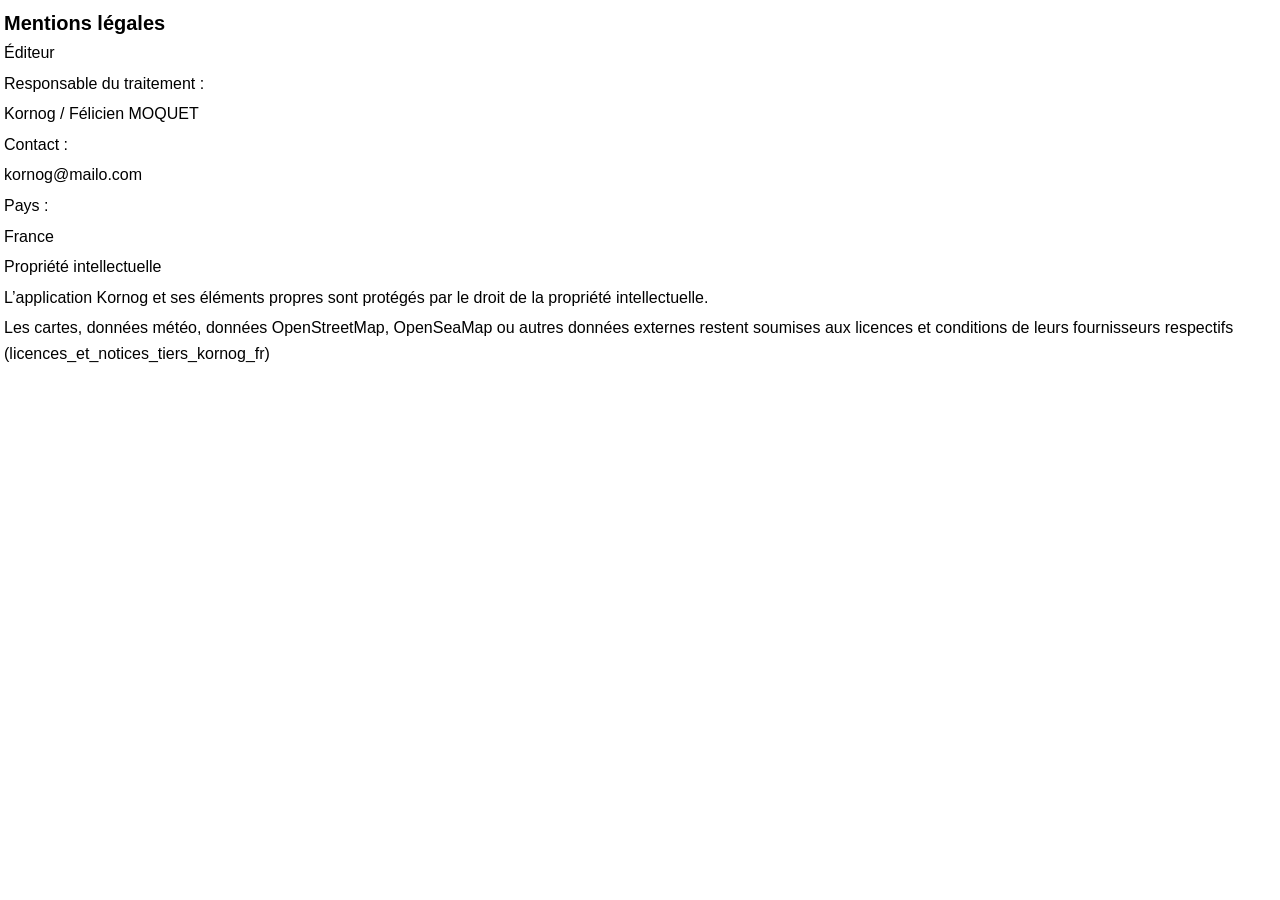
<file: assets/legal/FR/Mentions_legales.html>
<!DOCTYPE html>
<html lang="fr">
<head>
<meta charset="UTF-8">
<meta name="viewport" content="width=device-width, initial-scale=1">
<style>
  body { font-family: sans-serif; margin: 0; padding: 0 4px; }
  h1 { font-size: 1.25em; font-weight: bold; margin: 12px 0 2px; }
  h2 { font-size: 1.05em; font-weight: bold; margin: 20px 0 6px;
        border-bottom: 1px solid rgba(128,128,128,0.3); padding-bottom: 4px; }
  h3 { font-size: 0.95em; font-weight: bold; margin: 14px 0 4px; }
  p { margin: 5px 0; line-height: 1.6; }
  p.meta { font-size: 0.85em; opacity: 0.6; margin-bottom: 12px; }
  ul { padding-left: 20px; margin: 5px 0; }
  li { margin: 3px 0; line-height: 1.55; }
  a { color: #1976D2; }
  strong { font-weight: 600; }
</style>
</head>
<body>
<h1>Mentions légales</h1>
<p>Éditeur</p>
<p>Responsable du traitement :</p>
<p>Kornog / Félicien MOQUET</p>
<p>Contact :</p>
<p>kornog@mailo.com</p>
<p>Pays :</p>
<p>France</p>
<p>Propriété intellectuelle</p>
<p>L’application Kornog et ses éléments propres sont protégés par le droit de la propriété intellectuelle.</p>
<p>Les cartes, données météo, données OpenStreetMap, OpenSeaMap ou autres données externes restent soumises aux licences et conditions de leurs fournisseurs respectifs (licences_et_notices_tiers_kornog_fr)</p>
</body>
</html>
</file>
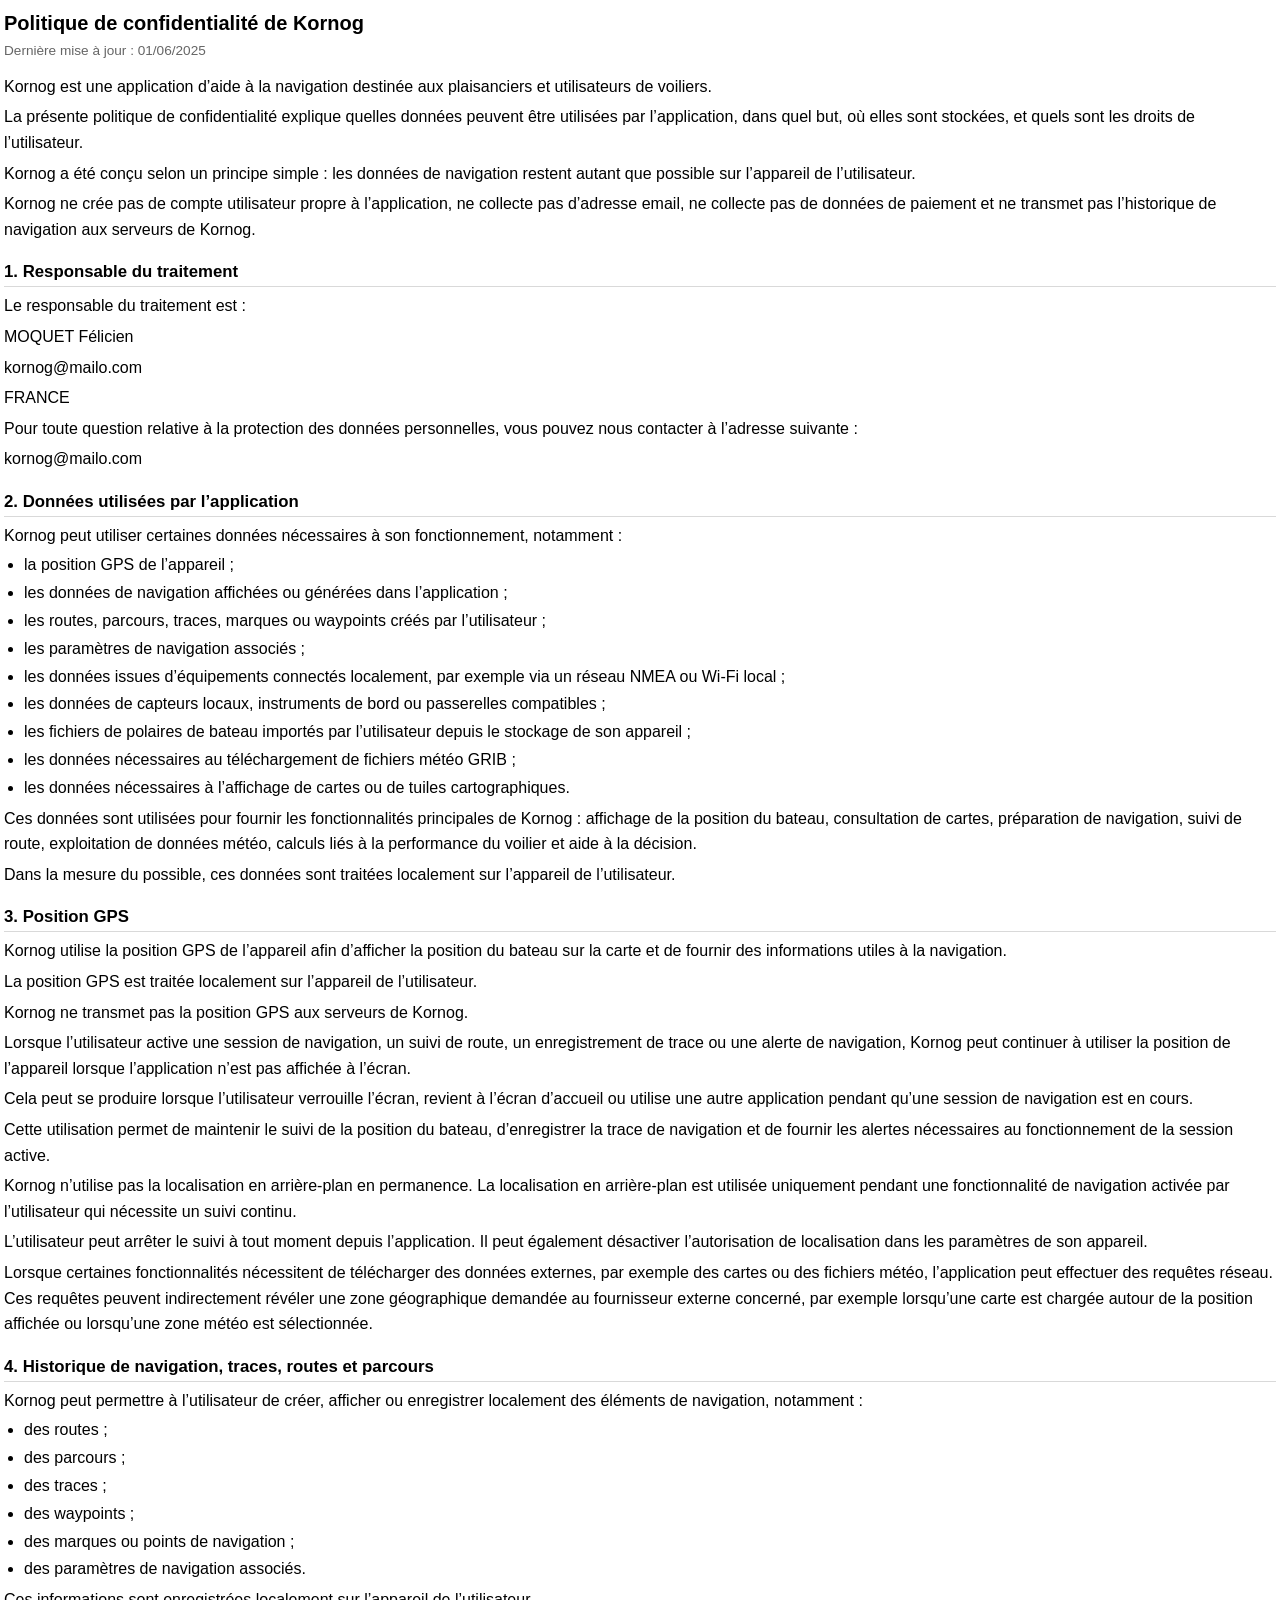
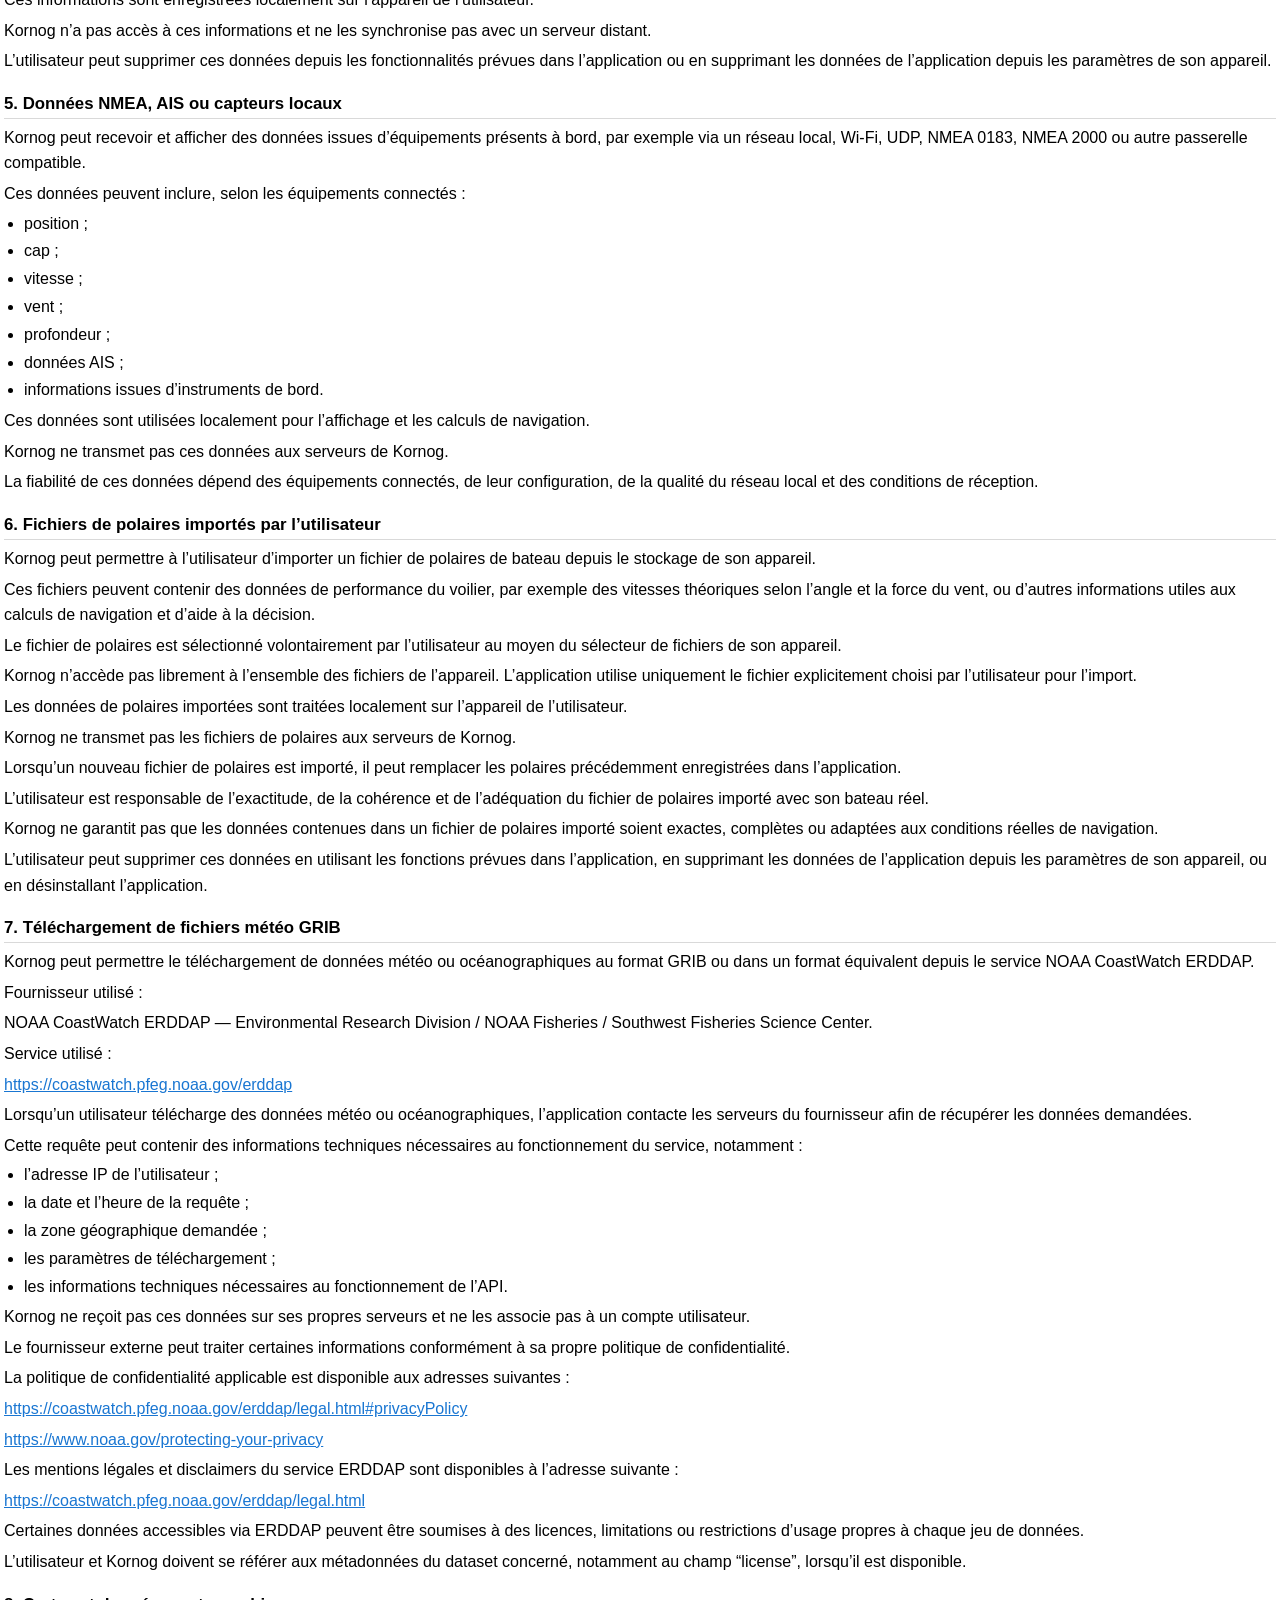
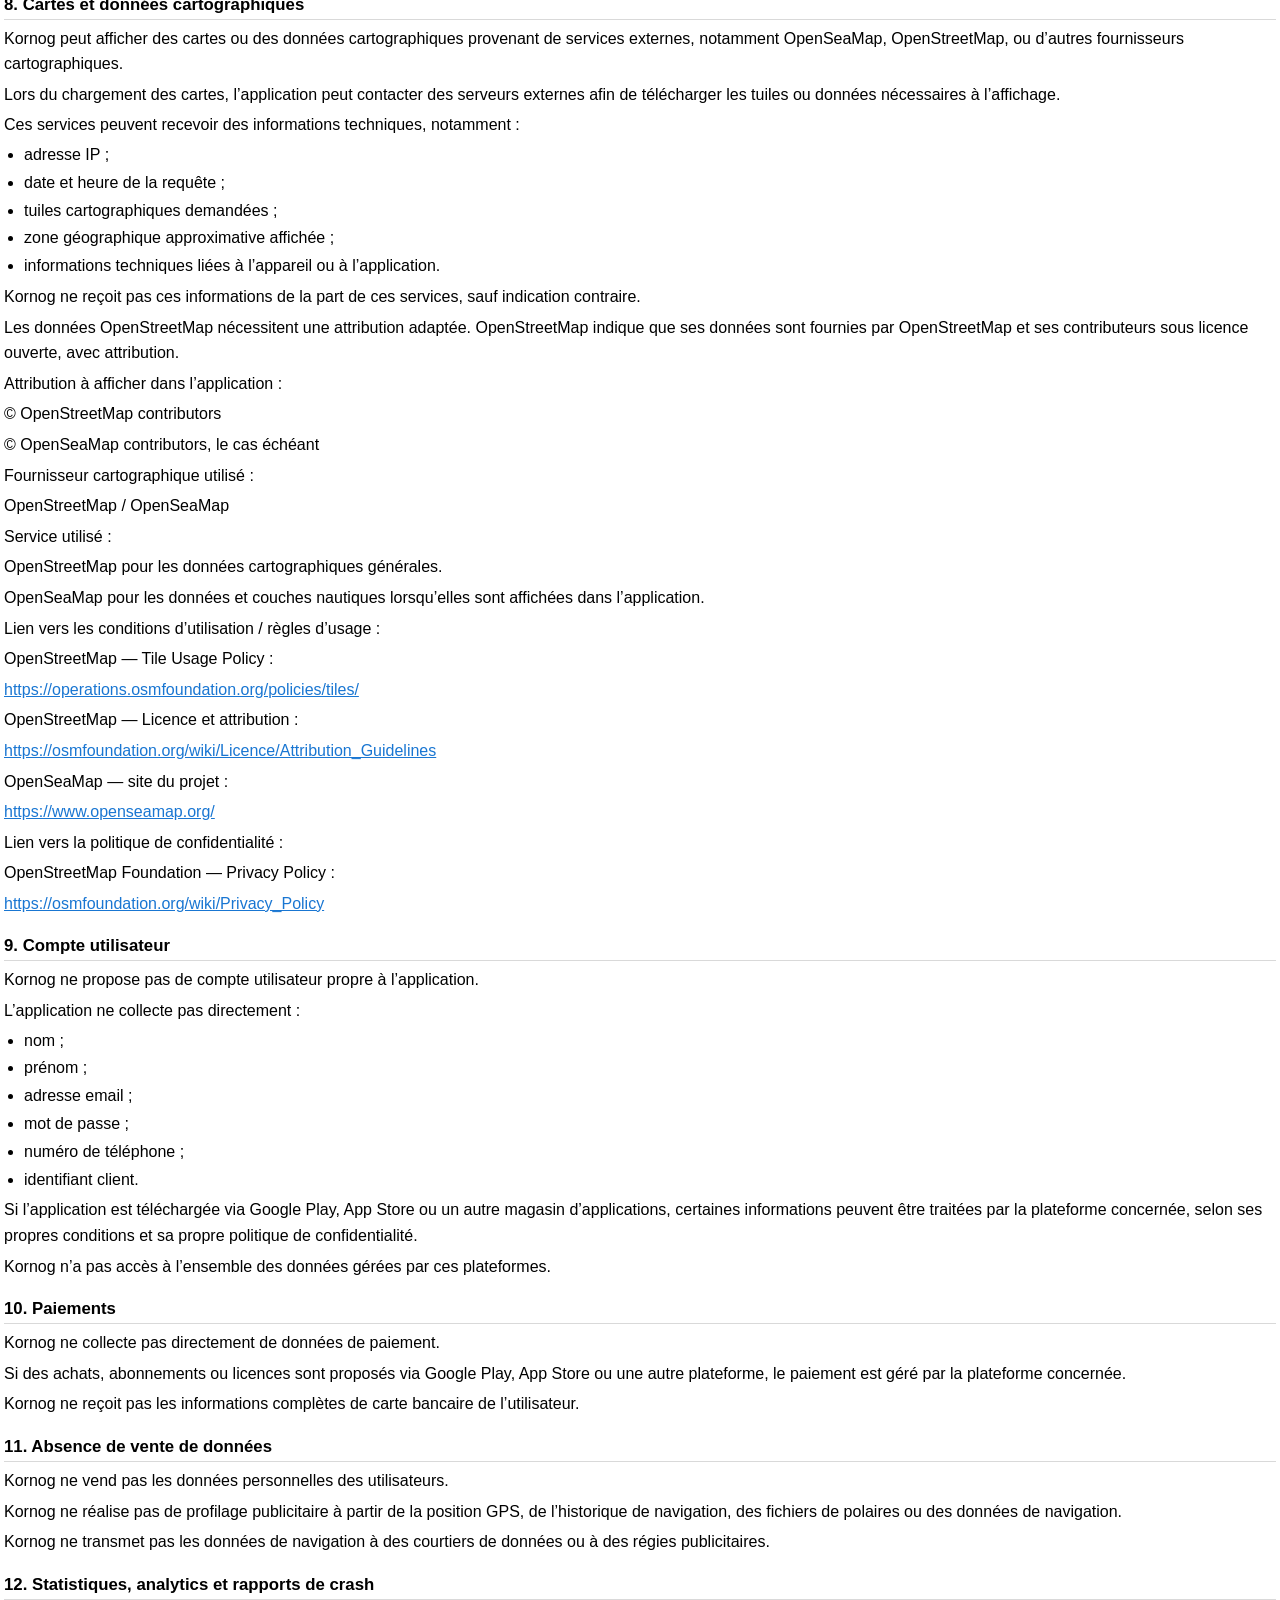
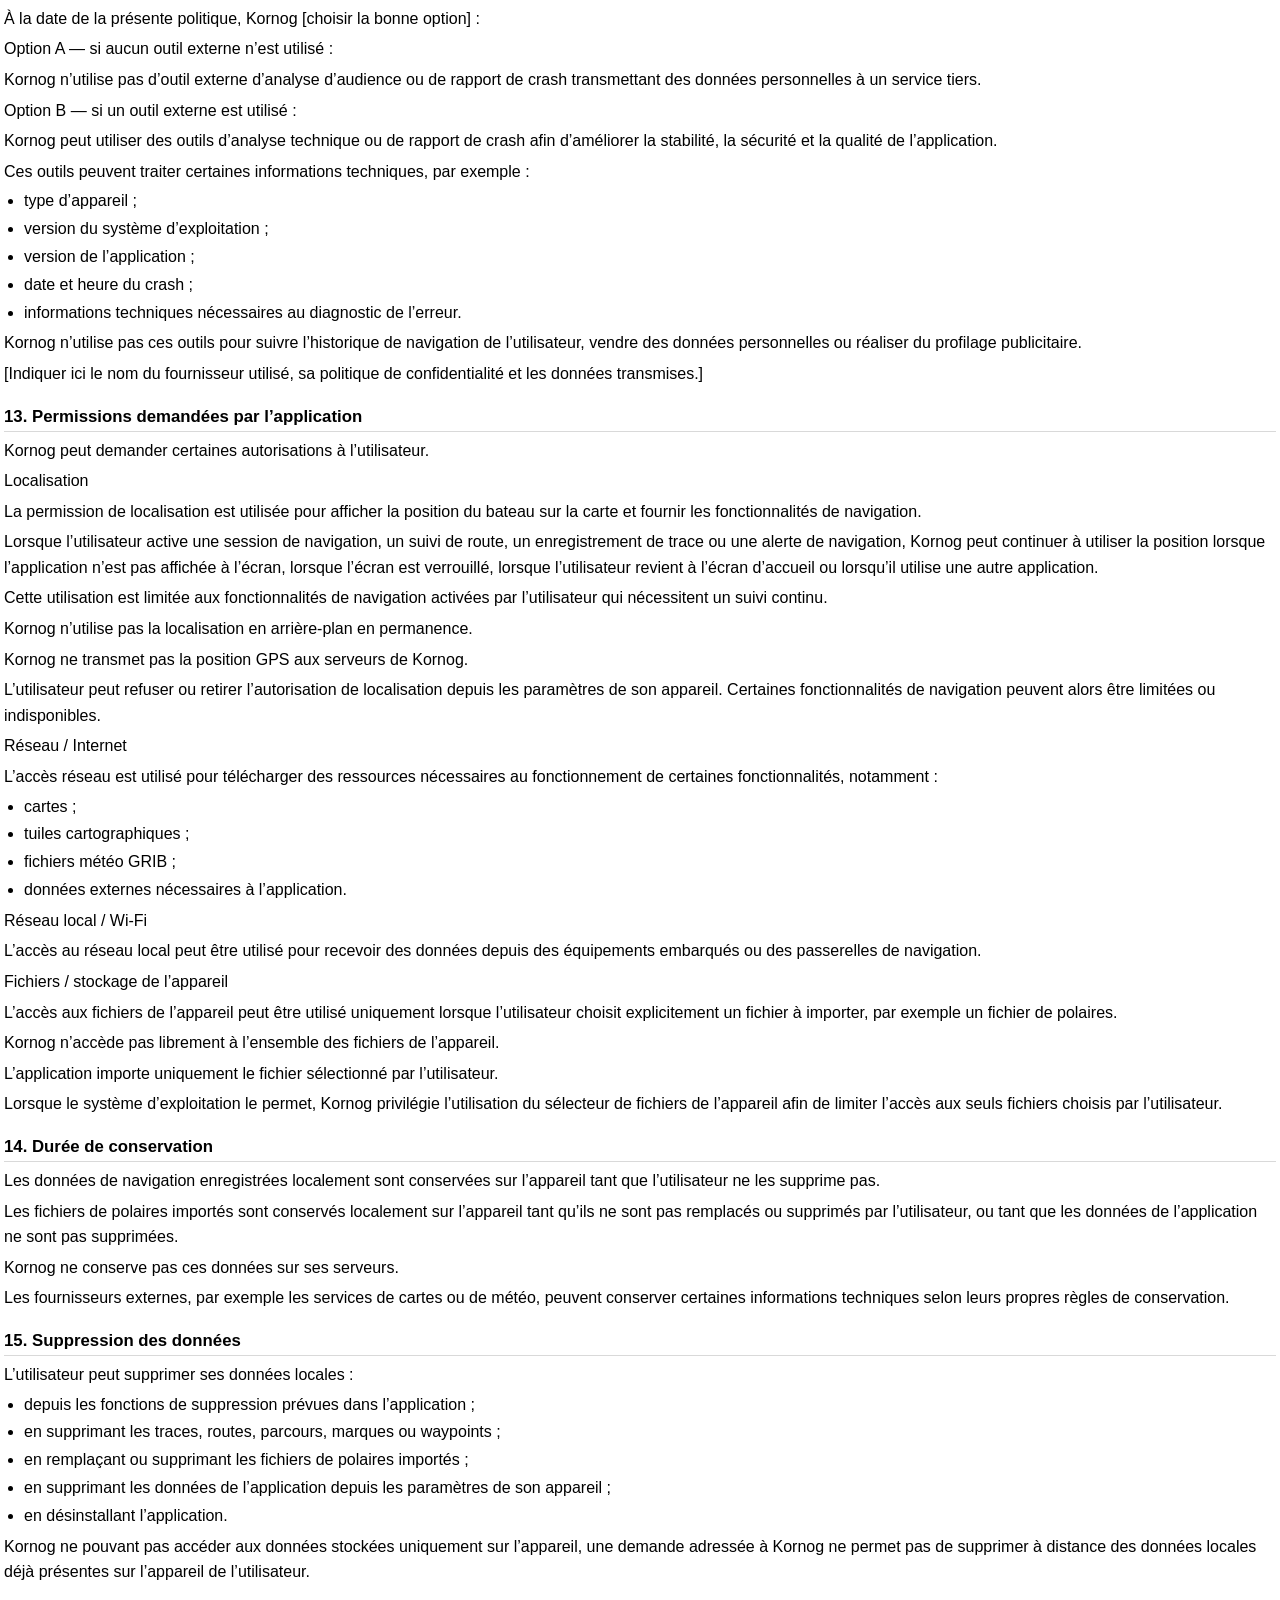
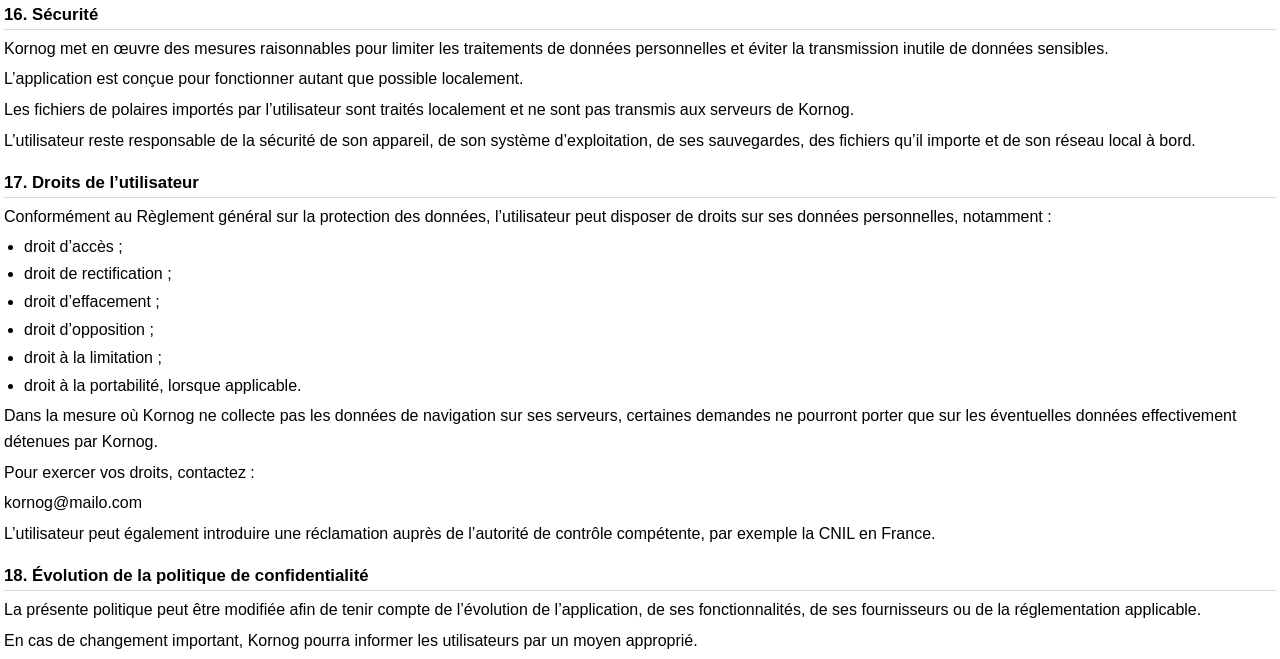
<file: assets/legal/FR/RGPD.html>
<!DOCTYPE html>
<html lang="fr">
<head>
<meta charset="UTF-8">
<meta name="viewport" content="width=device-width, initial-scale=1">
<style>
  body { font-family: sans-serif; margin: 0; padding: 0 4px; }
  h1 { font-size: 1.25em; font-weight: bold; margin: 12px 0 2px; }
  h2 { font-size: 1.05em; font-weight: bold; margin: 20px 0 6px;
        border-bottom: 1px solid rgba(128,128,128,0.3); padding-bottom: 4px; }
  h3 { font-size: 0.95em; font-weight: bold; margin: 14px 0 4px; }
  p { margin: 5px 0; line-height: 1.6; }
  p.meta { font-size: 0.85em; opacity: 0.6; margin-bottom: 12px; }
  ul { padding-left: 20px; margin: 5px 0; }
  li { margin: 3px 0; line-height: 1.55; }
  a { color: #1976D2; }
  strong { font-weight: 600; }
</style>
</head>
<body>
<h1>Politique de confidentialité de Kornog</h1>
<p class="meta">Dernière mise à jour : 01/06/2025</p>
<p>Kornog est une application d’aide à la navigation destinée aux plaisanciers et utilisateurs de voiliers.</p>
<p>La présente politique de confidentialité explique quelles données peuvent être utilisées par l’application, dans quel but, où elles sont stockées, et quels sont les droits de l’utilisateur.</p>
<p>Kornog a été conçu selon un principe simple : les données de navigation restent autant que possible sur l’appareil de l’utilisateur.</p>
<p>Kornog ne crée pas de compte utilisateur propre à l’application, ne collecte pas d’adresse email, ne collecte pas de données de paiement et ne transmet pas l’historique de navigation aux serveurs de Kornog.</p>
<h2>1. Responsable du traitement</h2>
<p>Le responsable du traitement est :</p>
<p>MOQUET Félicien</p>
<p>kornog@mailo.com</p>
<p>FRANCE</p>
<p>Pour toute question relative à la protection des données personnelles, vous pouvez nous contacter à l’adresse suivante :</p>
<p>kornog@mailo.com</p>
<h2>2. Données utilisées par l’application</h2>
<p>Kornog peut utiliser certaines données nécessaires à son fonctionnement, notamment :</p>
<ul>
<li>la position GPS de l’appareil ;</li>
<li>les données de navigation affichées ou générées dans l’application ;</li>
<li>les routes, parcours, traces, marques ou waypoints créés par l’utilisateur ;</li>
<li>les paramètres de navigation associés ;</li>
<li>les données issues d’équipements connectés localement, par exemple via un réseau NMEA ou Wi-Fi local ;</li>
<li>les données de capteurs locaux, instruments de bord ou passerelles compatibles ;</li>
<li>les fichiers de polaires de bateau importés par l’utilisateur depuis le stockage de son appareil ;</li>
<li>les données nécessaires au téléchargement de fichiers météo GRIB ;</li>
<li>les données nécessaires à l’affichage de cartes ou de tuiles cartographiques.</li>
</ul>
<p>Ces données sont utilisées pour fournir les fonctionnalités principales de Kornog : affichage de la position du bateau, consultation de cartes, préparation de navigation, suivi de route, exploitation de données météo, calculs liés à la performance du voilier et aide à la décision.</p>
<p>Dans la mesure du possible, ces données sont traitées localement sur l’appareil de l’utilisateur.</p>
<h2>3. Position GPS</h2>
<p>Kornog utilise la position GPS de l’appareil afin d’afficher la position du bateau sur la carte et de fournir des informations utiles à la navigation.</p>
<p>La position GPS est traitée localement sur l’appareil de l’utilisateur.</p>
<p>Kornog ne transmet pas la position GPS aux serveurs de Kornog.</p>
<p>Lorsque l’utilisateur active une session de navigation, un suivi de route, un enregistrement de trace ou une alerte de navigation, Kornog peut continuer à utiliser la position de l’appareil lorsque l’application n’est pas affichée à l’écran.</p>
<p>Cela peut se produire lorsque l’utilisateur verrouille l’écran, revient à l’écran d’accueil ou utilise une autre application pendant qu’une session de navigation est en cours.</p>
<p>Cette utilisation permet de maintenir le suivi de la position du bateau, d’enregistrer la trace de navigation et de fournir les alertes nécessaires au fonctionnement de la session active.</p>
<p>Kornog n’utilise pas la localisation en arrière-plan en permanence. La localisation en arrière-plan est utilisée uniquement pendant une fonctionnalité de navigation activée par l’utilisateur qui nécessite un suivi continu.</p>
<p>L’utilisateur peut arrêter le suivi à tout moment depuis l’application. Il peut également désactiver l’autorisation de localisation dans les paramètres de son appareil.</p>
<p>Lorsque certaines fonctionnalités nécessitent de télécharger des données externes, par exemple des cartes ou des fichiers météo, l’application peut effectuer des requêtes réseau. Ces requêtes peuvent indirectement révéler une zone géographique demandée au fournisseur externe concerné, par exemple lorsqu’une carte est chargée autour de la position affichée ou lorsqu’une zone météo est sélectionnée.</p>
<h2>4. Historique de navigation, traces, routes et parcours</h2>
<p>Kornog peut permettre à l’utilisateur de créer, afficher ou enregistrer localement des éléments de navigation, notamment :</p>
<ul>
<li>des routes ;</li>
<li>des parcours ;</li>
<li>des traces ;</li>
<li>des waypoints ;</li>
<li>des marques ou points de navigation ;</li>
<li>des paramètres de navigation associés.</li>
</ul>
<p>Ces informations sont enregistrées localement sur l’appareil de l’utilisateur.</p>
<p>Kornog n’a pas accès à ces informations et ne les synchronise pas avec un serveur distant.</p>
<p>L’utilisateur peut supprimer ces données depuis les fonctionnalités prévues dans l’application ou en supprimant les données de l’application depuis les paramètres de son appareil.</p>
<h2>5. Données NMEA, AIS ou capteurs locaux</h2>
<p>Kornog peut recevoir et afficher des données issues d’équipements présents à bord, par exemple via un réseau local, Wi-Fi, UDP, NMEA 0183, NMEA 2000 ou autre passerelle compatible.</p>
<p>Ces données peuvent inclure, selon les équipements connectés :</p>
<ul>
<li>position ;</li>
<li>cap ;</li>
<li>vitesse ;</li>
<li>vent ;</li>
<li>profondeur ;</li>
<li>données AIS ;</li>
<li>informations issues d’instruments de bord.</li>
</ul>
<p>Ces données sont utilisées localement pour l’affichage et les calculs de navigation.</p>
<p>Kornog ne transmet pas ces données aux serveurs de Kornog.</p>
<p>La fiabilité de ces données dépend des équipements connectés, de leur configuration, de la qualité du réseau local et des conditions de réception.</p>
<h2>6. Fichiers de polaires importés par l’utilisateur</h2>
<p>Kornog peut permettre à l’utilisateur d’importer un fichier de polaires de bateau depuis le stockage de son appareil.</p>
<p>Ces fichiers peuvent contenir des données de performance du voilier, par exemple des vitesses théoriques selon l’angle et la force du vent, ou d’autres informations utiles aux calculs de navigation et d’aide à la décision.</p>
<p>Le fichier de polaires est sélectionné volontairement par l’utilisateur au moyen du sélecteur de fichiers de son appareil.</p>
<p>Kornog n’accède pas librement à l’ensemble des fichiers de l’appareil. L’application utilise uniquement le fichier explicitement choisi par l’utilisateur pour l’import.</p>
<p>Les données de polaires importées sont traitées localement sur l’appareil de l’utilisateur.</p>
<p>Kornog ne transmet pas les fichiers de polaires aux serveurs de Kornog.</p>
<p>Lorsqu’un nouveau fichier de polaires est importé, il peut remplacer les polaires précédemment enregistrées dans l’application.</p>
<p>L’utilisateur est responsable de l’exactitude, de la cohérence et de l’adéquation du fichier de polaires importé avec son bateau réel.</p>
<p>Kornog ne garantit pas que les données contenues dans un fichier de polaires importé soient exactes, complètes ou adaptées aux conditions réelles de navigation.</p>
<p>L’utilisateur peut supprimer ces données en utilisant les fonctions prévues dans l’application, en supprimant les données de l’application depuis les paramètres de son appareil, ou en désinstallant l’application.</p>
<h2>7. Téléchargement de fichiers météo GRIB</h2>
<p>Kornog peut permettre le téléchargement de données météo ou océanographiques au format GRIB ou dans un format équivalent depuis le service NOAA CoastWatch ERDDAP.</p>
<p>Fournisseur utilisé :</p>
<p>NOAA CoastWatch ERDDAP — Environmental Research Division / NOAA Fisheries / Southwest Fisheries Science Center.</p>
<p>Service utilisé :</p>
<p><a href="https://coastwatch.pfeg.noaa.gov/erddap">https://coastwatch.pfeg.noaa.gov/erddap</a></p>
<p>Lorsqu’un utilisateur télécharge des données météo ou océanographiques, l’application contacte les serveurs du fournisseur afin de récupérer les données demandées.</p>
<p>Cette requête peut contenir des informations techniques nécessaires au fonctionnement du service, notamment :</p>
<ul>
<li>l’adresse IP de l’utilisateur ;</li>
<li>la date et l’heure de la requête ;</li>
<li>la zone géographique demandée ;</li>
<li>les paramètres de téléchargement ;</li>
<li>les informations techniques nécessaires au fonctionnement de l’API.</li>
</ul>
<p>Kornog ne reçoit pas ces données sur ses propres serveurs et ne les associe pas à un compte utilisateur.</p>
<p>Le fournisseur externe peut traiter certaines informations conformément à sa propre politique de confidentialité.</p>
<p>La politique de confidentialité applicable est disponible aux adresses suivantes :</p>
<p><a href="https://coastwatch.pfeg.noaa.gov/erddap/legal.html#privacyPolicy">https://coastwatch.pfeg.noaa.gov/erddap/legal.html#privacyPolicy</a></p>
<p><a href="https://www.noaa.gov/protecting-your-privacy">https://www.noaa.gov/protecting-your-privacy</a></p>
<p>Les mentions légales et disclaimers du service ERDDAP sont disponibles à l’adresse suivante :</p>
<p><a href="https://coastwatch.pfeg.noaa.gov/erddap/legal.html">https://coastwatch.pfeg.noaa.gov/erddap/legal.html</a></p>
<p>Certaines données accessibles via ERDDAP peuvent être soumises à des licences, limitations ou restrictions d’usage propres à chaque jeu de données.</p>
<p>L’utilisateur et Kornog doivent se référer aux métadonnées du dataset concerné, notamment au champ “license”, lorsqu’il est disponible.</p>
<h2>8. Cartes et données cartographiques</h2>
<p>Kornog peut afficher des cartes ou des données cartographiques provenant de services externes, notamment OpenSeaMap, OpenStreetMap, ou d’autres fournisseurs cartographiques.</p>
<p>Lors du chargement des cartes, l’application peut contacter des serveurs externes afin de télécharger les tuiles ou données nécessaires à l’affichage.</p>
<p>Ces services peuvent recevoir des informations techniques, notamment :</p>
<ul>
<li>adresse IP ;</li>
<li>date et heure de la requête ;</li>
<li>tuiles cartographiques demandées ;</li>
<li>zone géographique approximative affichée ;</li>
<li>informations techniques liées à l’appareil ou à l’application.</li>
</ul>
<p>Kornog ne reçoit pas ces informations de la part de ces services, sauf indication contraire.</p>
<p>Les données OpenStreetMap nécessitent une attribution adaptée. OpenStreetMap indique que ses données sont fournies par OpenStreetMap et ses contributeurs sous licence ouverte, avec attribution.</p>
<p>Attribution à afficher dans l’application :</p>
<p>© OpenStreetMap contributors</p>
<p>© OpenSeaMap contributors, le cas échéant</p>
<p>Fournisseur cartographique utilisé :</p>
<p>OpenStreetMap / OpenSeaMap</p>
<p>Service utilisé :</p>
<p>OpenStreetMap pour les données cartographiques générales.</p>
<p>OpenSeaMap pour les données et couches nautiques lorsqu’elles sont affichées dans l’application.</p>
<p>Lien vers les conditions d’utilisation / règles d’usage :</p>
<p>OpenStreetMap — Tile Usage Policy :</p>
<p><a href="https://operations.osmfoundation.org/policies/tiles/">https://operations.osmfoundation.org/policies/tiles/</a></p>
<p>OpenStreetMap — Licence et attribution :</p>
<p><a href="https://osmfoundation.org/wiki/Licence/Attribution_Guidelines">https://osmfoundation.org/wiki/Licence/Attribution_Guidelines</a></p>
<p>OpenSeaMap — site du projet :</p>
<p><a href="https://www.openseamap.org/">https://www.openseamap.org/</a></p>
<p>Lien vers la politique de confidentialité :</p>
<p>OpenStreetMap Foundation — Privacy Policy :</p>
<p><a href="https://osmfoundation.org/wiki/Privacy_Policy">https://osmfoundation.org/wiki/Privacy_Policy</a></p>
<h2>9. Compte utilisateur</h2>
<p>Kornog ne propose pas de compte utilisateur propre à l’application.</p>
<p>L’application ne collecte pas directement :</p>
<ul>
<li>nom ;</li>
<li>prénom ;</li>
<li>adresse email ;</li>
<li>mot de passe ;</li>
<li>numéro de téléphone ;</li>
<li>identifiant client.</li>
</ul>
<p>Si l’application est téléchargée via Google Play, App Store ou un autre magasin d’applications, certaines informations peuvent être traitées par la plateforme concernée, selon ses propres conditions et sa propre politique de confidentialité.</p>
<p>Kornog n’a pas accès à l’ensemble des données gérées par ces plateformes.</p>
<h2>10. Paiements</h2>
<p>Kornog ne collecte pas directement de données de paiement.</p>
<p>Si des achats, abonnements ou licences sont proposés via Google Play, App Store ou une autre plateforme, le paiement est géré par la plateforme concernée.</p>
<p>Kornog ne reçoit pas les informations complètes de carte bancaire de l’utilisateur.</p>
<h2>11. Absence de vente de données</h2>
<p>Kornog ne vend pas les données personnelles des utilisateurs.</p>
<p>Kornog ne réalise pas de profilage publicitaire à partir de la position GPS, de l’historique de navigation, des fichiers de polaires ou des données de navigation.</p>
<p>Kornog ne transmet pas les données de navigation à des courtiers de données ou à des régies publicitaires.</p>
<h2>12. Statistiques, analytics et rapports de crash</h2>
<p>À la date de la présente politique, Kornog [choisir la bonne option] :</p>
<p>Option A — si aucun outil externe n’est utilisé :</p>
<p>Kornog n’utilise pas d’outil externe d’analyse d’audience ou de rapport de crash transmettant des données personnelles à un service tiers.</p>
<p>Option B — si un outil externe est utilisé :</p>
<p>Kornog peut utiliser des outils d’analyse technique ou de rapport de crash afin d’améliorer la stabilité, la sécurité et la qualité de l’application.</p>
<p>Ces outils peuvent traiter certaines informations techniques, par exemple :</p>
<ul>
<li>type d’appareil ;</li>
<li>version du système d’exploitation ;</li>
<li>version de l’application ;</li>
<li>date et heure du crash ;</li>
<li>informations techniques nécessaires au diagnostic de l’erreur.</li>
</ul>
<p>Kornog n’utilise pas ces outils pour suivre l’historique de navigation de l’utilisateur, vendre des données personnelles ou réaliser du profilage publicitaire.</p>
<p>[Indiquer ici le nom du fournisseur utilisé, sa politique de confidentialité et les données transmises.]</p>
<h2>13. Permissions demandées par l’application</h2>
<p>Kornog peut demander certaines autorisations à l’utilisateur.</p>
<p>Localisation</p>
<p>La permission de localisation est utilisée pour afficher la position du bateau sur la carte et fournir les fonctionnalités de navigation.</p>
<p>Lorsque l’utilisateur active une session de navigation, un suivi de route, un enregistrement de trace ou une alerte de navigation, Kornog peut continuer à utiliser la position lorsque l’application n’est pas affichée à l’écran, lorsque l’écran est verrouillé, lorsque l’utilisateur revient à l’écran d’accueil ou lorsqu’il utilise une autre application.</p>
<p>Cette utilisation est limitée aux fonctionnalités de navigation activées par l’utilisateur qui nécessitent un suivi continu.</p>
<p>Kornog n’utilise pas la localisation en arrière-plan en permanence.</p>
<p>Kornog ne transmet pas la position GPS aux serveurs de Kornog.</p>
<p>L’utilisateur peut refuser ou retirer l’autorisation de localisation depuis les paramètres de son appareil. Certaines fonctionnalités de navigation peuvent alors être limitées ou indisponibles.</p>
<p>Réseau / Internet</p>
<p>L’accès réseau est utilisé pour télécharger des ressources nécessaires au fonctionnement de certaines fonctionnalités, notamment :</p>
<ul>
<li>cartes ;</li>
<li>tuiles cartographiques ;</li>
<li>fichiers météo GRIB ;</li>
<li>données externes nécessaires à l’application.</li>
</ul>
<p>Réseau local / Wi-Fi</p>
<p>L’accès au réseau local peut être utilisé pour recevoir des données depuis des équipements embarqués ou des passerelles de navigation.</p>
<p>Fichiers / stockage de l’appareil</p>
<p>L’accès aux fichiers de l’appareil peut être utilisé uniquement lorsque l’utilisateur choisit explicitement un fichier à importer, par exemple un fichier de polaires.</p>
<p>Kornog n’accède pas librement à l’ensemble des fichiers de l’appareil.</p>
<p>L’application importe uniquement le fichier sélectionné par l’utilisateur.</p>
<p>Lorsque le système d’exploitation le permet, Kornog privilégie l’utilisation du sélecteur de fichiers de l’appareil afin de limiter l’accès aux seuls fichiers choisis par l’utilisateur.</p>
<h2>14. Durée de conservation</h2>
<p>Les données de navigation enregistrées localement sont conservées sur l’appareil tant que l’utilisateur ne les supprime pas.</p>
<p>Les fichiers de polaires importés sont conservés localement sur l’appareil tant qu’ils ne sont pas remplacés ou supprimés par l’utilisateur, ou tant que les données de l’application ne sont pas supprimées.</p>
<p>Kornog ne conserve pas ces données sur ses serveurs.</p>
<p>Les fournisseurs externes, par exemple les services de cartes ou de météo, peuvent conserver certaines informations techniques selon leurs propres règles de conservation.</p>
<h2>15. Suppression des données</h2>
<p>L’utilisateur peut supprimer ses données locales :</p>
<ul>
<li>depuis les fonctions de suppression prévues dans l’application ;</li>
<li>en supprimant les traces, routes, parcours, marques ou waypoints ;</li>
<li>en remplaçant ou supprimant les fichiers de polaires importés ;</li>
<li>en supprimant les données de l’application depuis les paramètres de son appareil ;</li>
<li>en désinstallant l’application.</li>
</ul>
<p>Kornog ne pouvant pas accéder aux données stockées uniquement sur l’appareil, une demande adressée à Kornog ne permet pas de supprimer à distance des données locales déjà présentes sur l’appareil de l’utilisateur.</p>
<h2>16. Sécurité</h2>
<p>Kornog met en œuvre des mesures raisonnables pour limiter les traitements de données personnelles et éviter la transmission inutile de données sensibles.</p>
<p>L’application est conçue pour fonctionner autant que possible localement.</p>
<p>Les fichiers de polaires importés par l’utilisateur sont traités localement et ne sont pas transmis aux serveurs de Kornog.</p>
<p>L’utilisateur reste responsable de la sécurité de son appareil, de son système d’exploitation, de ses sauvegardes, des fichiers qu’il importe et de son réseau local à bord.</p>
<h2>17. Droits de l’utilisateur</h2>
<p>Conformément au Règlement général sur la protection des données, l’utilisateur peut disposer de droits sur ses données personnelles, notamment :</p>
<ul>
<li>droit d’accès ;</li>
<li>droit de rectification ;</li>
<li>droit d’effacement ;</li>
<li>droit d’opposition ;</li>
<li>droit à la limitation ;</li>
<li>droit à la portabilité, lorsque applicable.</li>
</ul>
<p>Dans la mesure où Kornog ne collecte pas les données de navigation sur ses serveurs, certaines demandes ne pourront porter que sur les éventuelles données effectivement détenues par Kornog.</p>
<p>Pour exercer vos droits, contactez :</p>
<p>kornog@mailo.com</p>
<p>L’utilisateur peut également introduire une réclamation auprès de l’autorité de contrôle compétente, par exemple la CNIL en France.</p>
<h2>18. Évolution de la politique de confidentialité</h2>
<p>La présente politique peut être modifiée afin de tenir compte de l’évolution de l’application, de ses fonctionnalités, de ses fournisseurs ou de la réglementation applicable.</p>
<p>En cas de changement important, Kornog pourra informer les utilisateurs par un moyen approprié.</p>
</body>
</html>
</file>
<file: style.css>
/* ============================================================
   KORNOG — style.css  (thème blanc)
   Palette : Blanc #fff · Gris clair #f4f7fb · Navy #0b1d3a (header/footer)
             Magenta #c2005c (accent)
   ============================================================ */

/* ────────────────────────────────────────
   1. VARIABLES & RESET
──────────────────────────────────────── */
:root {
  --navy:          #0b1d3a;
  --navy-dark:     #070f1e;
  --magenta:       #c2005c;
  --magenta-hover: #a3004e;
  --magenta-glow:  rgba(194, 0, 92, 0.10);
  --white:         #ffffff;
  --gray-50:       #f4f7fb;
  --gray-100:      #eaf0f8;
  --gray-200:      #d8e3f0;
  --gray-300:      #b8ccdf;
  --gray-500:      #607490;
  --text:          #192640;
  --text-muted:    #607490;
  --border:        #dde8f2;
  --radius:        12px;
  --radius-sm:     8px;
  --radius-lg:     20px;
  --shadow-sm:     0 1px 4px rgba(10,30,60,.06);
  --shadow-md:     0 4px 18px rgba(10,30,60,.09);
  --shadow-lg:     0 12px 40px rgba(10,30,60,.13);
  --transition:    .2s ease;
  --container:     clamp(1000px, 96vw, 1800px);
  --header-h:      68px;
}

*, *::before, *::after { box-sizing: border-box; margin: 0; padding: 0; }

html { scroll-behavior: smooth; font-size: 16px; }

body {
  font-family: -apple-system, BlinkMacSystemFont, 'Segoe UI', Roboto,
               'Helvetica Neue', Arial, sans-serif;
  color: var(--text);
  background: var(--white);
  line-height: 1.65;
  -webkit-font-smoothing: antialiased;
}

img  { max-width: 100%; height: auto; display: block; }
a    { color: inherit; text-decoration: none; }
ul   { list-style: none; }

/* ────────────────────────────────────────
   2. TYPOGRAPHIE
──────────────────────────────────────── */
h1 { font-size: clamp(2rem,   4.5vw, 3.4rem); font-weight: 800; line-height: 1.1;  letter-spacing: -.03em; }
h2 { font-size: clamp(1.5rem, 3vw,   2.2rem); font-weight: 700; line-height: 1.2;  letter-spacing: -.015em; }
h3 { font-size: clamp(1rem,   2vw,   1.2rem); font-weight: 600; line-height: 1.3; }
h4 { font-size: .95rem; font-weight: 600; }
p  { line-height: 1.7; }

/* ────────────────────────────────────────
   3. LAYOUT
──────────────────────────────────────── */
.container {
  max-width: var(--container);
  margin: 0 auto;
  padding: 0 0.75rem; /* reduced side padding for better use of screen width */
  box-sizing: border-box;
  width: 100%;
}

.section       { padding: 5rem 0; }
.section--gray { background: var(--gray-50); }

.section-header {
  text-align: center;
  max-width: 680px;
  margin: 0 auto 3.5rem;
}
.section-header h2 { margin-bottom: 1rem; }
.section-header p  { color: var(--text-muted); font-size: 1.05rem; }

/* Badges */
.badge {
  display: inline-block;
  font-size: .7rem; font-weight: 700;
  text-transform: uppercase; letter-spacing: .08em;
  padding: .25rem .65rem; border-radius: 20px;
  margin-bottom: 1rem;
}
.badge--magenta { background: var(--magenta-glow); color: var(--magenta); }
.badge--navy    { background: rgba(11,29,58,.07);   color: var(--navy); }

/* ────────────────────────────────────────
   4. BOUTONS
──────────────────────────────────────── */
.btn {
  display: inline-flex; align-items: center; gap: .5rem;
  padding: .75rem 1.5rem;
  border-radius: var(--radius-sm);
  font-size: .95rem; font-weight: 600;
  cursor: pointer; border: none;
  transition: all var(--transition);
  white-space: nowrap; text-decoration: none; font-family: inherit;
}
.btn--primary         { background: var(--magenta); color: var(--white); }
.btn--primary:hover   { background: var(--magenta-hover); transform: translateY(-1px);
                        box-shadow: 0 4px 14px rgba(194,0,92,.3); }
.btn--outline         { background: transparent; color: var(--text); border: 2px solid var(--gray-300); }
.btn--outline:hover   { border-color: var(--navy); }
.btn--lg { padding: 1rem 2rem; font-size: 1rem; border-radius: var(--radius); }
.btn--sm { padding: .5rem 1rem; font-size: .85rem; }

.btn-group { display: flex; flex-wrap: wrap; gap: .75rem; align-items: center; }

/* ────────────────────────────────────────
   5. HEADER
──────────────────────────────────────── */
.header {
  position: fixed; top: 0; left: 0; right: 0;
  height: var(--header-h);
  background: var(--white);
  backdrop-filter: blur(14px); -webkit-backdrop-filter: blur(14px);
  z-index: 1000;
  border-bottom: 1px solid var(--border);
  transition: box-shadow var(--transition);
}
.header.scrolled { box-shadow: 0 2px 12px rgba(10,30,60,.08); }

.header-inner { display: flex; align-items: center; height: 100%; gap: 1.5rem; }

.logo { display: flex; align-items: center; flex-shrink: 0; }
.logo img { height: 34px; width: auto; }

.logo-fallback {
  display: flex; align-items: center; gap: .6rem;
  color: var(--white); font-size: 1.2rem; font-weight: 800; letter-spacing: -.02em;
}
.logo-fallback-mark {
  width: 28px; height: 28px; background: var(--magenta); border-radius: 6px;
  display: flex; align-items: center; justify-content: center;
  font-size: .75rem; font-weight: 900; color: var(--white); letter-spacing: 0;
}

nav { display: flex; align-items: center; gap: .1rem; margin: 0 auto; }
nav a {
  color: var(--text-muted); font-size: .875rem; font-weight: 500;
  padding: .4rem .7rem; border-radius: 6px;
  transition: color var(--transition), background var(--transition);
}
nav a:hover { color: var(--text); background: var(--gray-50); }

.header-cta { flex-shrink: 0; }

.hamburger {
  display: none; background: none; border: none; cursor: pointer;
  padding: .45rem; flex-direction: column; gap: 5px; margin-left: auto;
}
.hamburger span {
  display: block; width: 22px; height: 2px;
  background: var(--text); border-radius: 2px;
  transition: transform var(--transition), opacity var(--transition);
}
.hamburger.open span:nth-child(1) { transform: translateY(7px) rotate(45deg); }
.hamburger.open span:nth-child(2) { opacity: 0; }
.hamburger.open span:nth-child(3) { transform: translateY(-7px) rotate(-45deg); }

.mobile-nav {
  display: none; flex-direction: column; gap: .2rem;
  position: fixed; top: var(--header-h); left: 0; right: 0;
  background: var(--white); border-bottom: 1px solid var(--border);
  box-shadow: 0 8px 24px rgba(10,30,60,.08);
  padding: 1.25rem 1.5rem 1.5rem; z-index: 999;
}
.mobile-nav.open { display: flex; }
.mobile-nav a {
  color: var(--text-muted); font-size: .95rem; font-weight: 500;
  padding: .7rem 1rem; border-radius: 8px; display: block;
}
.mobile-nav a:hover { background: var(--gray-50); color: var(--text); }
.mobile-nav .btn { margin-top: .75rem; justify-content: center; }

/* ────────────────────────────────────────
   6. HERO (fond blanc, image centrée en grand)
──────────────────────────────────────── */
.hero {
  background: var(--white);
  padding: calc(var(--header-h) + 2.5rem) 0 5rem;
  border-bottom: 1px solid var(--border);
  text-align: center;
}

.hero-visual { margin-bottom: 3rem; }

.hero-mockup {
  /* Allow a larger hero visual so the accueil fills wider screens */
  max-width: min(1400px, 96vw);
  width: 100%;
  object-fit: contain;
  margin: 0 auto;
  border-radius: 12px;
  box-shadow: var(--shadow-lg);
  display: block;
}

.hero-text { max-width: clamp(700px, 60vw, 1100px); margin: 0 auto; }

.hero-title         { margin-bottom: 1.4rem; color: var(--text); }
.hero-title .accent { color: var(--magenta); }

.hero-subtitle {
  font-size: clamp(1rem, 1.5vw, 1.1rem);
  color: var(--text-muted); line-height: 1.75;
  margin: 0 auto 2rem;
}

.hero-buttons  { gap: 1rem; margin-bottom: 2rem; justify-content: center; }

.hero-meta     { display: flex; flex-wrap: wrap; gap: .75rem; justify-content: center; }
.hero-meta-item {
  font-size: .8rem; color: var(--text-muted);
  padding: .3rem .75rem;
  background: var(--gray-50); border: 1px solid var(--border);
  border-radius: 20px;
}
.hero-meta-free {
  color: #166534;
  background: rgba(22,163,74,.1);
  border-color: rgba(22,163,74,.25);
  font-weight: 700;
}

/* ────────────────────────────────────────
   7. SECTION PROBLÈME
──────────────────────────────────────── */
.problem-grid {
  display: grid; grid-template-columns: repeat(2,1fr);
  gap: 1rem; max-width: 820px; margin: 0 auto;
}
.problem-card {
  background: var(--white); border: 1px solid var(--border);
  border-left: 4px solid var(--magenta);
  border-radius: 0 var(--radius) var(--radius) 0;
  padding: 1.5rem;
}
.problem-card h4 { margin-bottom: .3rem; }
.problem-card p  { font-size: .875rem; color: var(--text-muted); }

/* ────────────────────────────────────────
   8. SECTION SOLUTION
──────────────────────────────────────── */
.solution-inner {
  display: grid; grid-template-columns: 1fr 1fr; gap: 4rem; align-items: center;
}
.solution-text h2 { margin-bottom: 1rem; }
.solution-text p  { color: var(--text-muted); margin-bottom: 1rem; }
.solution-text .btn { margin-top: .5rem; }

.solution-note {
  text-align: center; margin-top: 2rem;
  font-size: .82rem; color: var(--text-muted); font-style: italic;
}
.solution-cards { display: grid; grid-template-columns: repeat(2,1fr); gap: .65rem; }
.solution-card {
  background: var(--white); border: 1px solid var(--border);
  border-left: 3px solid var(--magenta);
  border-radius: 0 var(--radius-sm) var(--radius-sm) 0;
  padding: .9rem 1.1rem;
  font-size: .875rem; font-weight: 600; color: var(--text);
  transition: border-color var(--transition), box-shadow var(--transition);
}
.solution-card:hover { box-shadow: var(--shadow-sm); }

/* ────────────────────────────────────────
   9. FONCTIONNALITÉS — SHOWCASE
──────────────────────────────────────── */
.showcase {
  display: grid;
  grid-template-columns: 280px 1fr;
  gap: 3.5rem;
  align-items: center;
  margin-bottom: 2.5rem;
}

.showcase-photo img {
  width: 100%;
  height: auto;
  border-radius: 20px;
  box-shadow: var(--shadow-lg);
  transition: opacity .25s ease;
  object-fit: contain;
  display: block;
}

/* showcase-photo uses default layout; phone mockup removed */

.showcase-info { }

.showcase-info h3 {
  font-size: 1.5rem;
  font-weight: 700;
  margin: .6rem 0 .85rem;
  color: var(--text);
}

.showcase-info p {
  color: var(--text-muted);
  line-height: 1.75;
  margin-bottom: 1.75rem;
  font-size: 1rem;
}

.showcase-nav {
  display: flex; gap: .75rem;
}

/* Bande de miniatures */
.features-strip {
  display: flex;
  gap: .75rem;
  overflow-x: auto;
  scroll-snap-type: x mandatory;
  padding: .5rem 0 1rem;
  scrollbar-width: none;
  margin-bottom: .5rem;
}
.features-strip::-webkit-scrollbar { display: none; }

.feature-thumb {
  flex: 0 0 auto;
  display: flex;
  flex-direction: column;
  align-items: center;
  gap: .4rem;
  padding: .4rem;
  border: 2px solid transparent;
  border-radius: 10px;
  cursor: pointer;
  background: none;
  transition: border-color var(--transition), background var(--transition);
  scroll-snap-align: center;
}
.feature-thumb img {
  width: 56px;
  height: 96px;
  object-fit: contain;
  background: var(--gray-50);
  padding: 6px;
  border-radius: 8px;
}
.feature-thumb span {
  font-size: .62rem;
  font-weight: 500;
  text-align: center;
  max-width: 70px;
  color: var(--text-muted);
  line-height: 1.3;
}
.feature-thumb:hover { border-color: var(--gray-300); }
.feature-thumb.active { border-color: var(--magenta); background: var(--magenta-glow); }
.feature-thumb.active span { color: var(--magenta); font-weight: 700; }

.feature-tag {
  display: inline-block; font-size: .68rem; font-weight: 700;
  text-transform: uppercase; letter-spacing: .06em;
  color: var(--magenta); background: var(--magenta-glow);
  padding: .18rem .5rem; border-radius: 4px;
}
.features-note {
  text-align: center; margin-top: 1.5rem;
  font-size: .82rem; color: var(--text-muted); font-style: italic;
}

/* ────────────────────────────────────────
   10. GALERIE CAPTURES
──────────────────────────────────────── */
.gallery-track {
  display: flex; gap: 1.25rem;
  overflow-x: auto; scroll-snap-type: x mandatory;
  -webkit-overflow-scrolling: touch;
  scrollbar-width: none; padding-bottom: .5rem;
}
.gallery-track::-webkit-scrollbar { display: none; }

.gallery-item {
  flex: 0 0 auto; width: 260px; scroll-snap-align: start;
  border-radius: var(--radius); overflow: hidden;
  box-shadow: var(--shadow-md); background: var(--gray-50);
  border: 1px solid var(--border);
}
.gallery-item.wide { width: 360px; }
.gallery-item img {
  width: 100%; height: 460px; object-fit: cover; display: block;
  transition: transform .3s ease;
}
.gallery-item.wide img { height: 360px; object-fit: contain; background: var(--gray-50); }
.gallery-item:hover img { transform: scale(1.02); }
.gallery-label {
  padding: .6rem 1rem; font-size: .78rem; font-weight: 600;
  color: var(--text-muted); background: var(--white);
  border-top: 1px solid var(--border); text-align: center;
}

.gallery-controls {
  display: flex; justify-content: center; align-items: center;
  gap: 1rem; margin-top: 1.5rem;
}
.gallery-btn {
  width: 38px; height: 38px; border-radius: 50%;
  border: 1px solid var(--border); background: var(--white);
  cursor: pointer; display: flex; align-items: center; justify-content: center;
  color: var(--text); font-size: 1rem; transition: all var(--transition);
}
.gallery-btn:hover { background: var(--navy); color: var(--white); border-color: var(--navy); }
.gallery-dots   { display: flex; gap: .45rem; }
.gallery-dot {
  width: 7px; height: 7px; border-radius: 50%;
  background: var(--gray-300); cursor: pointer;
  transition: background var(--transition), transform var(--transition);
}
.gallery-dot.active { background: var(--magenta); transform: scale(1.35); }

/* ────────────────────────────────────────
   11. TÉLÉCHARGEMENTS
──────────────────────────────────────── */
.downloads-grid {
  display: grid; grid-template-columns: repeat(auto-fit, minmax(200px,1fr));
  gap: 1.1rem; margin-bottom: 2.5rem;
}
.download-card {
  background: var(--white); border: 1px solid var(--border);
  border-radius: var(--radius); padding: 1.6rem;
  display: flex; flex-direction: column; align-items: flex-start; gap: .75rem;
  transition: box-shadow var(--transition), transform var(--transition);
}
.download-card:hover { box-shadow: var(--shadow-md); transform: translateY(-2px); }
.download-card.disabled { opacity: .5; pointer-events: none; }
.download-platform { font-size: 1rem; font-weight: 700; color: var(--text); }
.download-desc     { font-size: .78rem; color: var(--text-muted); line-height: 1.55; flex: 1; }

.download-status {
  display: inline-block; font-size: .68rem; font-weight: 700;
  text-transform: uppercase; letter-spacing: .06em;
  padding: .22rem .55rem; border-radius: 20px;
}
.status--available   { background: rgba(22,163,74,.1);  color: #166534; }
.status--soon        { background: rgba(180,140,0,.1);  color: #78620a; }
.status--beta        { background: rgba(109,40,217,.1); color: #5b21b6; }
.status--experimental{ background: rgba(194,75,0,.1);   color: #9a3412; }
.status--closed      { background: var(--gray-100);     color: var(--gray-500); }

.downloads-github {
  text-align: center; padding-top: 1.5rem;
  border-top: 1px solid var(--border);
}
.downloads-github p { color: var(--text-muted); font-size: .9rem; margin-bottom: .75rem; }
.downloads-note {
  text-align: center; margin-top: 1.75rem;
  font-size: .8rem; color: var(--text-muted); font-style: italic;
}

/* ────────────────────────────────────────
   12. PROJET
──────────────────────────────────────── */
.project-layout {
  display: grid; grid-template-columns: 1fr 1fr; gap: 4rem;
  align-items: center; margin-bottom: 3.5rem;
}
.project-text h2 { margin-bottom: 1rem; }
.project-text p  { color: var(--text-muted); margin-bottom: .9rem; }

.project-stats { display: grid; grid-template-columns: repeat(2,1fr); gap: .85rem; }
.stat-card {
  background: var(--gray-50); border: 1px solid var(--border);
  border-radius: var(--radius); padding: 1.25rem; text-align: center;
}
.stat-value { font-size: 1.6rem; font-weight: 800; color: var(--magenta); display: block; }
.stat-label { font-size: .78rem; color: var(--text-muted); margin-top: .2rem; }

.partners-heading {
  text-align: center; margin-bottom: 1.5rem;
  font-size: .8rem; font-weight: 700; text-transform: uppercase;
  letter-spacing: .08em; color: var(--text-muted);
}
.partners-grid {
  display: flex; flex-wrap: wrap; gap: .85rem; justify-content: center;
}
.partner-item {
  background: var(--gray-50); border: 1px solid var(--border);
  border-radius: var(--radius-sm); padding: 1rem 1.75rem;
  min-width: 150px; min-height: 70px;
  display: flex; align-items: center; justify-content: center;
  font-size: .85rem; font-weight: 600; color: var(--gray-500); text-align: center;
}
.partner-item img {
  max-height: 44px; max-width: 130px; object-fit: contain;
  filter: grayscale(1); opacity: .55;
  transition: filter var(--transition), opacity var(--transition);
}
.partner-item:hover img { filter: grayscale(0); opacity: 1; }

/* ────────────────────────────────────────
   13. PUBLIC CIBLE
──────────────────────────────────────── */
.audience-grid {
  display: grid; grid-template-columns: repeat(3,1fr); gap: 1.1rem;
}
.audience-card {
  background: var(--white); border: 1px solid var(--border);
  border-radius: var(--radius); padding: 1.75rem;
  transition: box-shadow var(--transition), transform var(--transition);
}
.audience-card:hover { box-shadow: var(--shadow-md); transform: translateY(-2px); }
.audience-type {
  font-size: .7rem; font-weight: 700; text-transform: uppercase;
  letter-spacing: .08em; color: var(--magenta); margin-bottom: .5rem; display: block;
}
.audience-card h3 { font-size: .95rem; margin-bottom: .5rem; }
.audience-card p  { font-size: .85rem; color: var(--text-muted); }

/* ────────────────────────────────────────
   14. VISION
──────────────────────────────────────── */
.vision-grid {
  display: grid; grid-template-columns: repeat(2,1fr); gap: .9rem;
}
.vision-item {
  background: var(--white); border: 1px solid var(--border);
  border-left: 4px solid var(--magenta);
  border-radius: 0 var(--radius) var(--radius) 0;
  padding: 1.4rem;
}
.vision-item h4 { font-size: .92rem; margin-bottom: .3rem; color: var(--text); }
.vision-item p  { font-size: .83rem; color: var(--text-muted); }
.vision-note {
  text-align: center; font-size: .78rem; color: var(--text-muted);
  font-style: italic; margin-top: 2rem; padding-top: 1rem;
  border-top: 1px solid var(--border);
}

/* ────────────────────────────────────────
   15. AVERTISSEMENT
──────────────────────────────────────── */
.disclaimer-section {
  background: #fffbf0;
  border-top: 3px solid #d97706;
  border-bottom: 1px solid #fde68a;
}
.disclaimer-inner { display: flex; gap: 2rem; align-items: flex-start; }
.disclaimer-bar {
  flex-shrink: 0; width: 4px; background: #d97706;
  border-radius: 4px; align-self: stretch; min-height: 100%;
}
.disclaimer-content h2  { margin-bottom: .8rem; font-size: clamp(1.2rem,2.5vw,1.7rem); }
.disclaimer-content > p { color: var(--text-muted); margin-bottom: .8rem; }

.disclaimer-list {
  display: grid; grid-template-columns: repeat(2,1fr); gap: .6rem; margin: 1rem 0;
}
.disclaimer-item {
  display: flex; align-items: flex-start; gap: .5rem;
  font-size: .855rem; color: var(--text-muted);
}
.disclaimer-item::before {
  content: '—'; color: #d97706; font-weight: 700; flex-shrink: 0;
}
.nmea-notice {
  margin-top: 1.25rem; padding: .9rem 1.1rem;
  background: rgba(217,119,6,.06);
  border-left: 3px solid #d97706;
  border-radius: 0 var(--radius-sm) var(--radius-sm) 0;
  font-size: .78rem; color: var(--text-muted); line-height: 1.65;
}

/* ────────────────────────────────────────
   16. CONTACT
──────────────────────────────────────── */

.community-callout {
  display: flex; align-items: center; justify-content: space-between;
  gap: 2.5rem; flex-wrap: wrap;
  background: var(--magenta-glow);
  border: 1px solid rgba(194,0,92,.18);
  border-left: 4px solid var(--magenta);
  border-radius: var(--radius-lg);
  padding: 2.25rem 2.5rem;
  margin-bottom: 4rem;
}
.community-callout-text { flex: 1; min-width: 260px; }
.community-callout-text .badge { margin-bottom: .75rem; }
.community-callout-text h2 { font-size: clamp(1.3rem,2.5vw,1.8rem); margin-bottom: .75rem; }
.community-callout-text p  { color: var(--text-muted); font-size: .95rem; line-height: 1.7; margin: 0; }
.community-callout .btn    { flex-shrink: 0; }

@media (max-width: 600px) {
  .community-callout { flex-direction: column; padding: 1.75rem; }
  .community-callout .btn { width: 100%; justify-content: center; }
}
.contact-inner {
  display: grid; grid-template-columns: 1fr 1fr; gap: 4rem; align-items: flex-start;
}
.contact-text h2 { margin-bottom: 1rem; }
.contact-text p  { color: var(--text-muted); margin-bottom: 1.5rem; }

.contact-links { display: flex; flex-direction: column; gap: .65rem; }
.contact-link {
  display: flex; align-items: center;
  color: var(--text); font-size: .9rem; font-weight: 500;
  padding: .75rem 1rem;
  background: var(--gray-50); border: 1px solid var(--border);
  border-radius: var(--radius-sm);
  transition: all var(--transition);
}
.contact-link:hover { background: var(--navy); color: var(--white); border-color: var(--navy); }

.contact-form {
  background: var(--gray-50); border: 1px solid var(--border);
  border-radius: var(--radius-lg); padding: 2rem;
}
.contact-form h3     { margin-bottom: 1.5rem; font-size: 1.05rem; }
.form-group          { margin-bottom: 1.1rem; }
.form-group label    { display: block; font-size: .82rem; font-weight: 600; margin-bottom: .35rem; }
.form-group input,
.form-group select,
.form-group textarea {
  width: 100%; padding: .7rem .95rem;
  border: 1px solid var(--gray-300); border-radius: var(--radius-sm);
  font-size: .9rem; font-family: inherit; color: var(--text);
  background: var(--white); outline: none;
  transition: border-color var(--transition), box-shadow var(--transition);
}
.form-group input:focus,
.form-group select:focus,
.form-group textarea:focus {
  border-color: var(--magenta); box-shadow: 0 0 0 3px var(--magenta-glow);
}
.form-group textarea { resize: vertical; min-height: 110px; }
.form-submit { width: 100%; justify-content: center; margin-top: .5rem; }
.form-success {
  display: none; padding: 1rem;
  background: rgba(22,163,74,.08); border: 1px solid rgba(22,163,74,.25);
  border-radius: var(--radius-sm); color: #166534;
  font-size: .9rem; text-align: center; margin-top: 1rem;
}

/* ────────────────────────────────────────
   17. FOOTER
──────────────────────────────────────── */
.footer {
  background: var(--navy-dark); color: rgba(255,255,255,.5);
  padding: 3rem 0 2rem;
}
.footer-inner {
  display: grid; grid-template-columns: 2fr 1fr 1fr 1fr;
  gap: 2.5rem; margin-bottom: 2.5rem;
}
.footer-brand .logo-fallback { margin-bottom: 1rem; }
.footer-brand p { font-size: .82rem; line-height: 1.7; max-width: 250px; }
.footer-copy    { font-size: .75rem; color: rgba(255,255,255,.22); margin-top: .75rem; }

.footer-col h5 {
  color: rgba(255,255,255,.82); font-size: .78rem; font-weight: 700;
  text-transform: uppercase; letter-spacing: .08em; margin-bottom: .9rem;
}
.footer-col ul   { display: flex; flex-direction: column; gap: .5rem; }
.footer-col ul a { font-size: .82rem; color: rgba(255,255,255,.45); transition: color var(--transition); }
.footer-col ul a:hover { color: var(--white); }

.footer-bottom {
  padding-top: 1.5rem; border-top: 1px solid rgba(255,255,255,.06);
  display: flex; justify-content: space-between; align-items: center;
  gap: 1rem; flex-wrap: wrap; font-size: .78rem;
}
.footer-social     { display: flex; gap: .6rem; }
.footer-social a {
  width: 32px; height: 32px; border-radius: 7px;
  background: rgba(255,255,255,.07);
  display: flex; align-items: center; justify-content: center;
  color: rgba(255,255,255,.5); font-size: .78rem; font-weight: 700;
  transition: background var(--transition), color var(--transition);
}
.footer-social a:hover { background: var(--magenta); color: var(--white); }

/* ────────────────────────────────────────
   18. PAGES LÉGALES
──────────────────────────────────────── */
.page-header {
  background: var(--navy); color: var(--white);
  padding: calc(var(--header-h) + 3rem) 0 3rem;
}
.page-header h1 { font-size: clamp(1.75rem,4vw,2.75rem); margin-bottom: .75rem; }
.page-header p  { color: rgba(255,255,255,.6); font-size: 1rem; }

.legal-hub   { padding: 4rem 0; }
.legal-cards {
  display: grid; grid-template-columns: repeat(auto-fit, minmax(240px,1fr)); gap: 1.1rem;
}
.legal-card {
  background: var(--white); border: 1px solid var(--border);
  border-radius: var(--radius); padding: 1.75rem;
  display: flex; flex-direction: column; gap: .5rem;
  transition: box-shadow var(--transition), transform var(--transition);
}
.legal-card:hover { box-shadow: var(--shadow-md); transform: translateY(-2px); }
.legal-card h3    { font-size: 1rem; font-weight: 700; }
.legal-card p     { font-size: .85rem; color: var(--text-muted); flex: 1; }
.legal-card-links { display: flex; gap: .5rem; margin-top: .5rem; flex-wrap: wrap; }
.legal-card-link  {
  font-size: .78rem; font-weight: 600; color: var(--magenta);
  padding: .25rem .6rem; border: 1px solid var(--magenta-glow);
  border-radius: 6px; background: var(--magenta-glow);
  transition: background var(--transition);
}
.legal-card-link:hover { background: var(--magenta); color: var(--white); }

.prose { max-width: 760px; margin: 0 auto; padding: 4rem 1.5rem; }
.prose h2 {
  margin: 2rem 0 .75rem; font-size: 1.2rem; padding-bottom: .5rem;
  border-bottom: 1px solid var(--border);
}
.prose h3 { margin: 1.5rem 0 .5rem; font-size: 1rem; }
.prose p  { margin-bottom: .9rem; color: var(--text-muted); font-size: .93rem; }
.prose .meta { font-size: .82rem; color: var(--text-muted); margin-bottom: 2.5rem; }
.prose ul   { margin: .5rem 0 1rem 1.25rem; list-style: disc; }
.prose ul li { margin-bottom: .3rem; color: var(--text-muted); font-size: .92rem; line-height: 1.65; }
.prose a    { color: var(--magenta); text-decoration: underline; }
.prose .notice {
  margin: 1.5rem 0; padding: 1rem 1.25rem;
  background: var(--gray-50); border-left: 3px solid var(--magenta);
  border-radius: 0 var(--radius-sm) var(--radius-sm) 0;
  font-size: .85rem; color: var(--text-muted);
}
.back-link {
  display: inline-flex; align-items: center; gap: .4rem;
  font-size: .85rem; color: var(--magenta); font-weight: 600; margin-bottom: 2rem;
}
.back-link:hover { text-decoration: underline; }

/* ────────────────────────────────────────
   ACTUALITÉS
──────────────────────────────────────── */
.articles-page { padding: 4rem 0 6rem; }
.article-list  { display: flex; flex-direction: column; gap: 2rem; max-width: 800px; margin: 0 auto; }

.article-card {
  background: var(--white);
  border: 1px solid var(--border);
  border-left: 4px solid var(--magenta);
  border-radius: 0 var(--radius) var(--radius) 0;
  padding: 2rem 2.25rem;
  transition: box-shadow var(--transition);
}
.article-card:hover { box-shadow: var(--shadow-md); }

.article-meta  { display: flex; align-items: center; gap: .75rem; margin-bottom: .85rem; }
.article-date  { font-size: .8rem; color: var(--text-muted); }
.article-title { font-size: 1.2rem; font-weight: 700; margin-bottom: .75rem; color: var(--text); line-height: 1.4; }
.article-body  { color: var(--text-muted); line-height: 1.75; font-size: .95rem; }
.article-body p + p { margin-top: .65rem; }

.no-articles {
  text-align: center; padding: 4rem 1rem;
  color: var(--text-muted); font-size: .95rem; font-style: italic;
}

/* ────────────────────────────────────────
   19. REVEAL AU SCROLL
──────────────────────────────────────── */
.reveal {
  opacity: 0; transform: translateY(22px);
  transition: opacity .6s ease, transform .6s ease;
}
.reveal.visible { opacity: 1; transform: translateY(0); }

/* ────────────────────────────────────────
   20. RESPONSIVE
──────────────────────────────────────── */
@media (max-width: 1024px) {
  .audience-grid  { grid-template-columns: repeat(2,1fr); }
  .footer-inner   { grid-template-columns: 1fr 1fr; gap: 1.75rem; }
  .showcase       { grid-template-columns: 220px 1fr; gap: 2.5rem; }
}

@media (max-width: 768px) {
  :root { --header-h: 60px; }
  .section { padding: 3.5rem 0; }

  nav, .header-cta { display: none; }
  .hamburger { display: flex; }

  .hero-logo-img     { height: 64px; }
  .hero-inner        { grid-template-columns: 1fr; text-align: center; gap: 2.5rem; }
  .hero-subtitle     { margin: 0 auto 2rem; }
  .hero-buttons      { justify-content: center; }
  .hero-meta         { justify-content: center; }
  .hero-media        { order: -1; }

  .problem-grid      { grid-template-columns: 1fr; max-width: 480px; }
  .solution-inner    { grid-template-columns: 1fr; gap: 2rem; }
  .solution-cards    { grid-template-columns: 1fr; }
  .showcase          { grid-template-columns: 1fr; }
  .showcase-photo    { text-align: center; }
  .showcase-photo img { max-width: 240px; margin: 0 auto; aspect-ratio: unset; height: auto; max-height: 420px; }
  .showcase-info h3  { font-size: 1.2rem; }
  .showcase-nav      { justify-content: flex-start; }
  .downloads-grid    { grid-template-columns: repeat(2,1fr); }
  .project-stats     { grid-template-columns: repeat(2,1fr); }
  .audience-grid     { grid-template-columns: 1fr; }
  .vision-grid       { grid-template-columns: 1fr; }
  .disclaimer-inner  { flex-direction: column; gap: .75rem; }
  .disclaimer-list   { grid-template-columns: 1fr; }
  .contact-inner     { grid-template-columns: 1fr; gap: 2rem; }
  .footer-inner      { grid-template-columns: 1fr; gap: 1.5rem; }
  .footer-brand p    { max-width: 100%; }
  .footer-bottom     { flex-direction: column; text-align: center; }
}

@media (max-width: 480px) {
  .downloads-grid    { grid-template-columns: 1fr; }
  .hero-buttons .btn { width: 100%; justify-content: center; }
  .hero-buttons      { flex-direction: column; align-items: stretch; }
}
</file>
